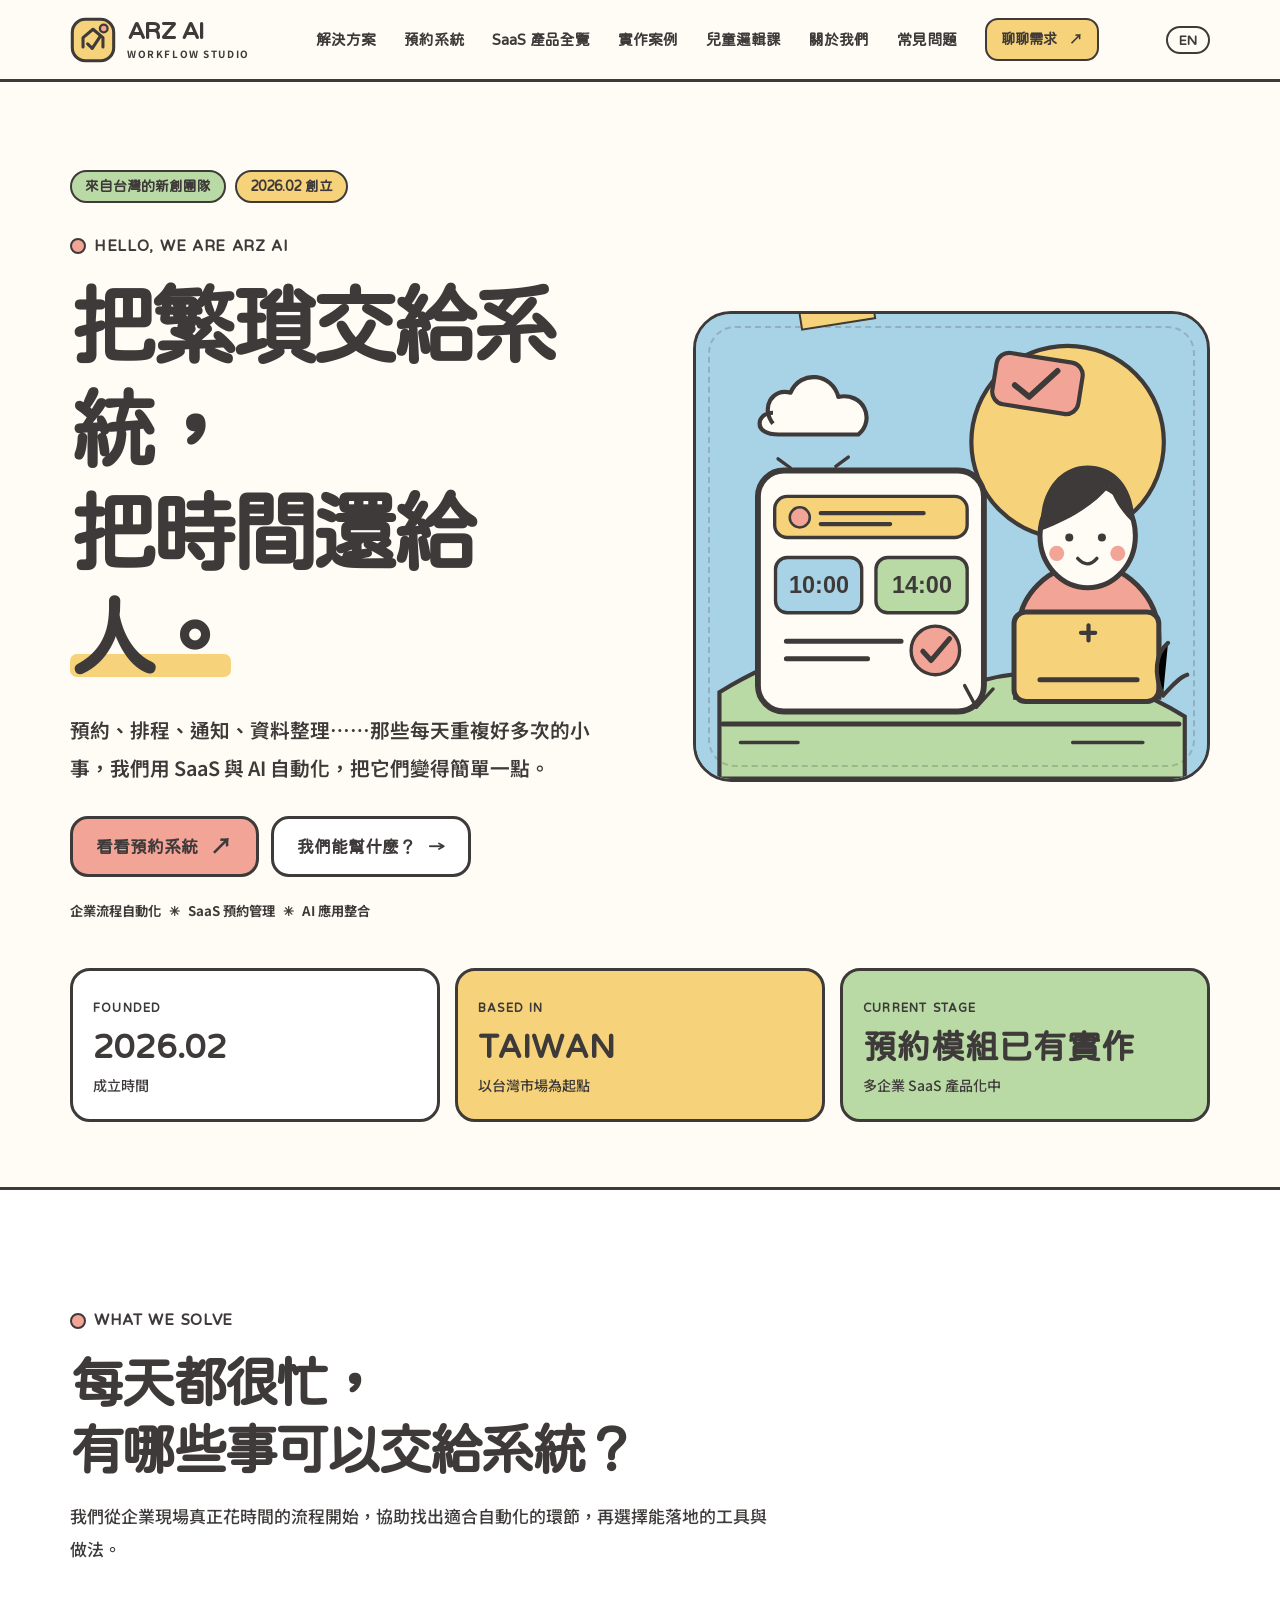
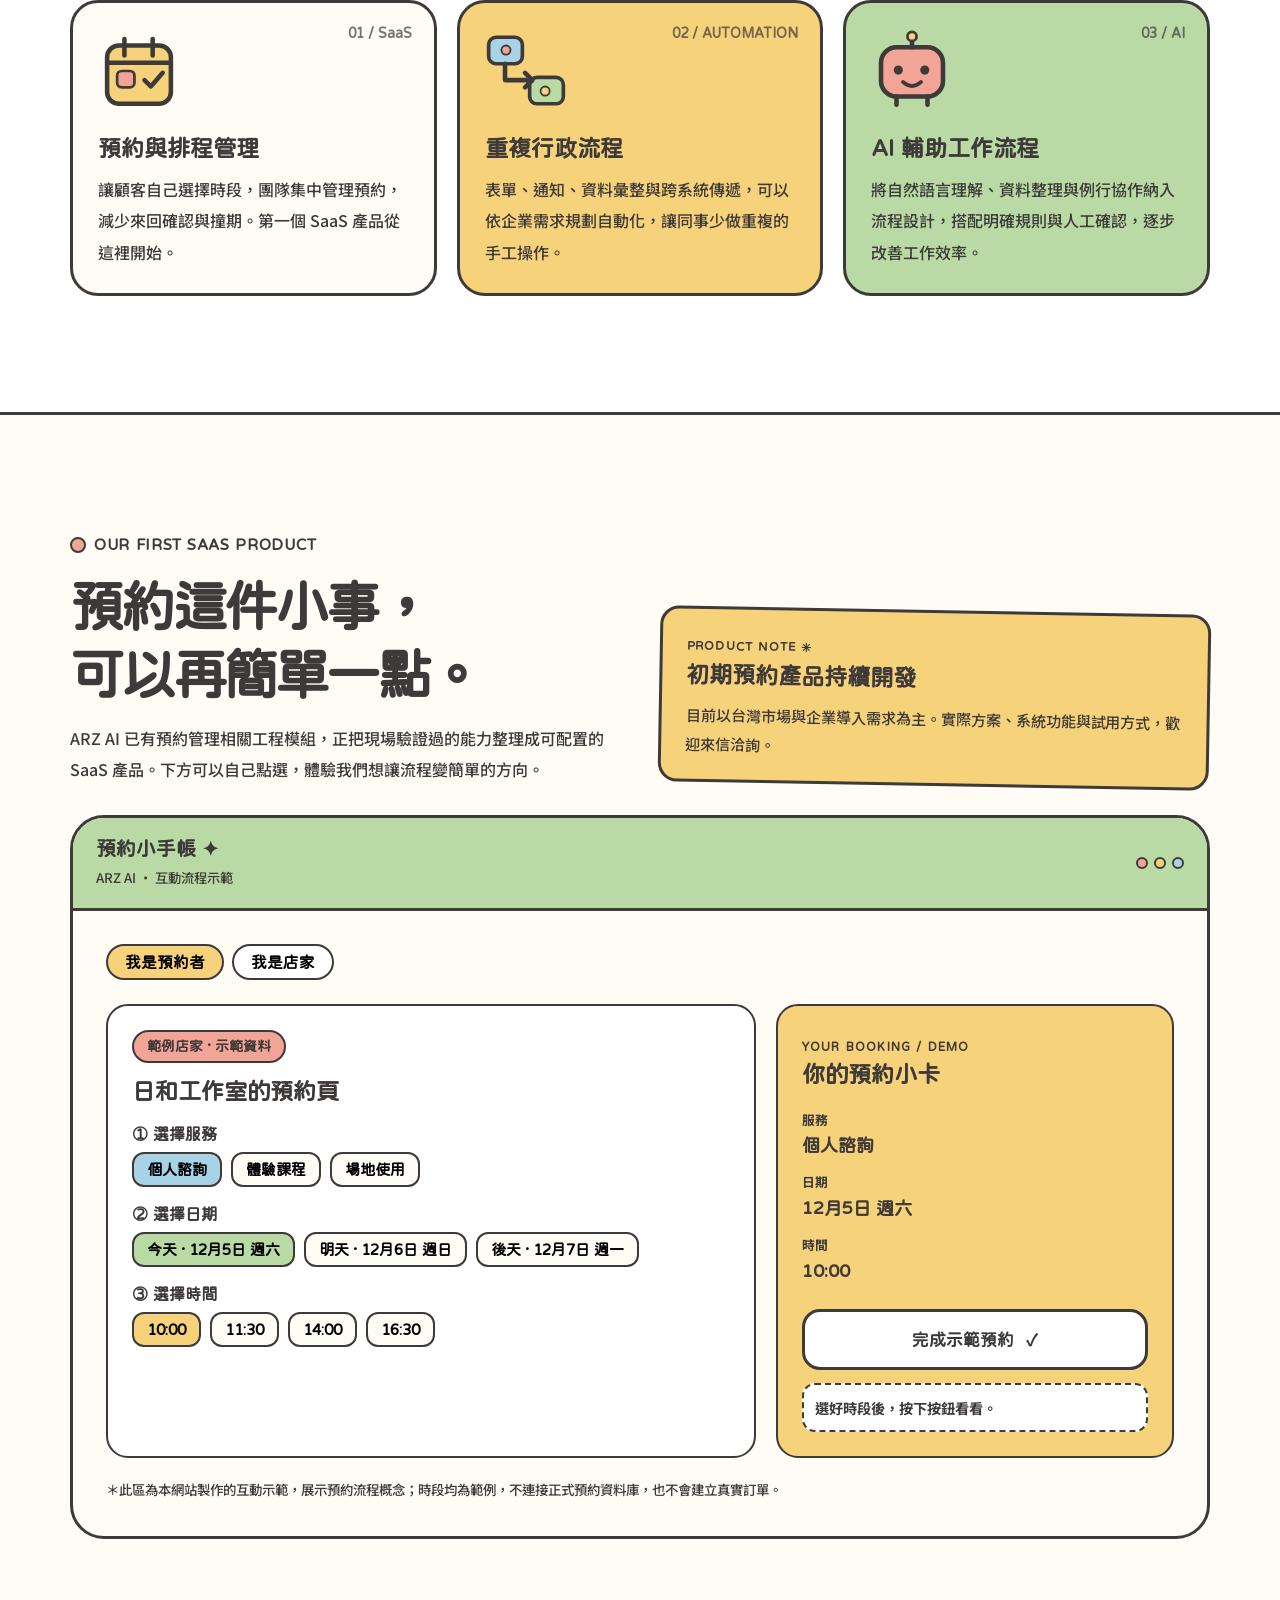
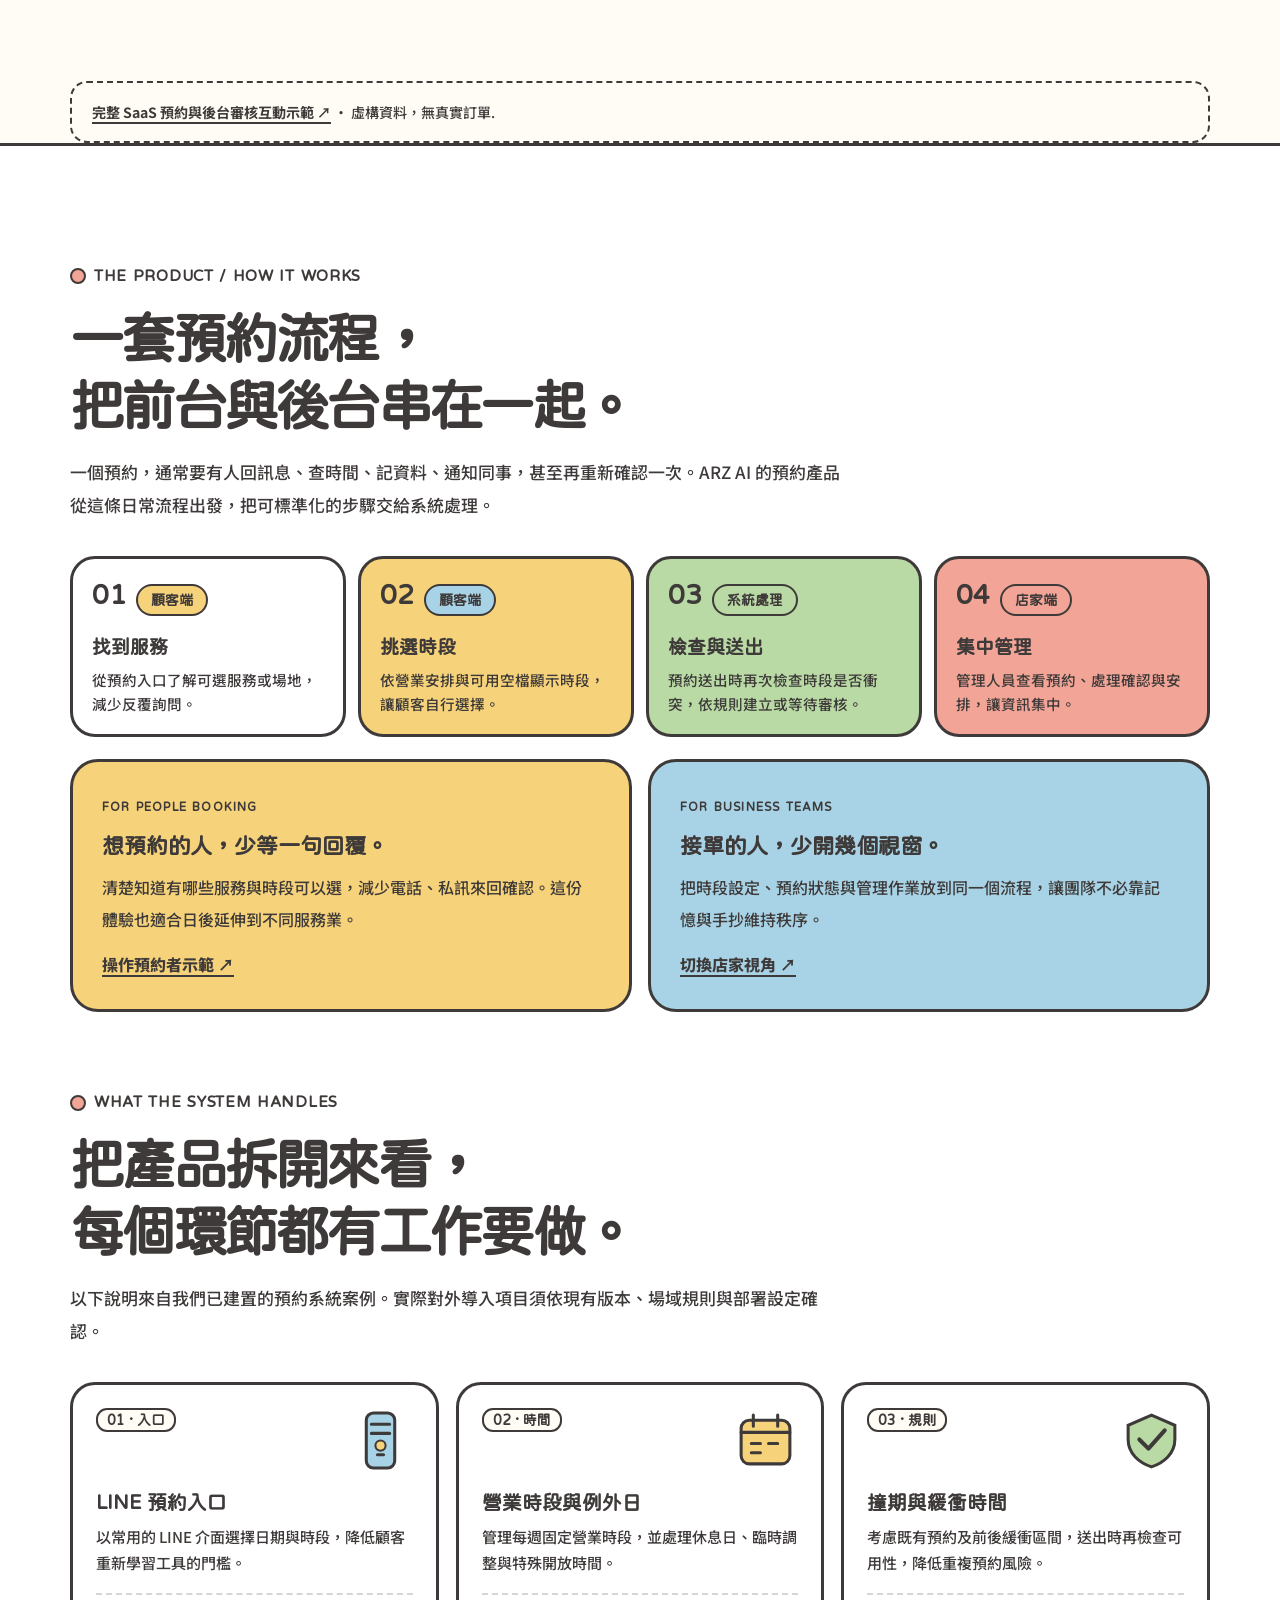
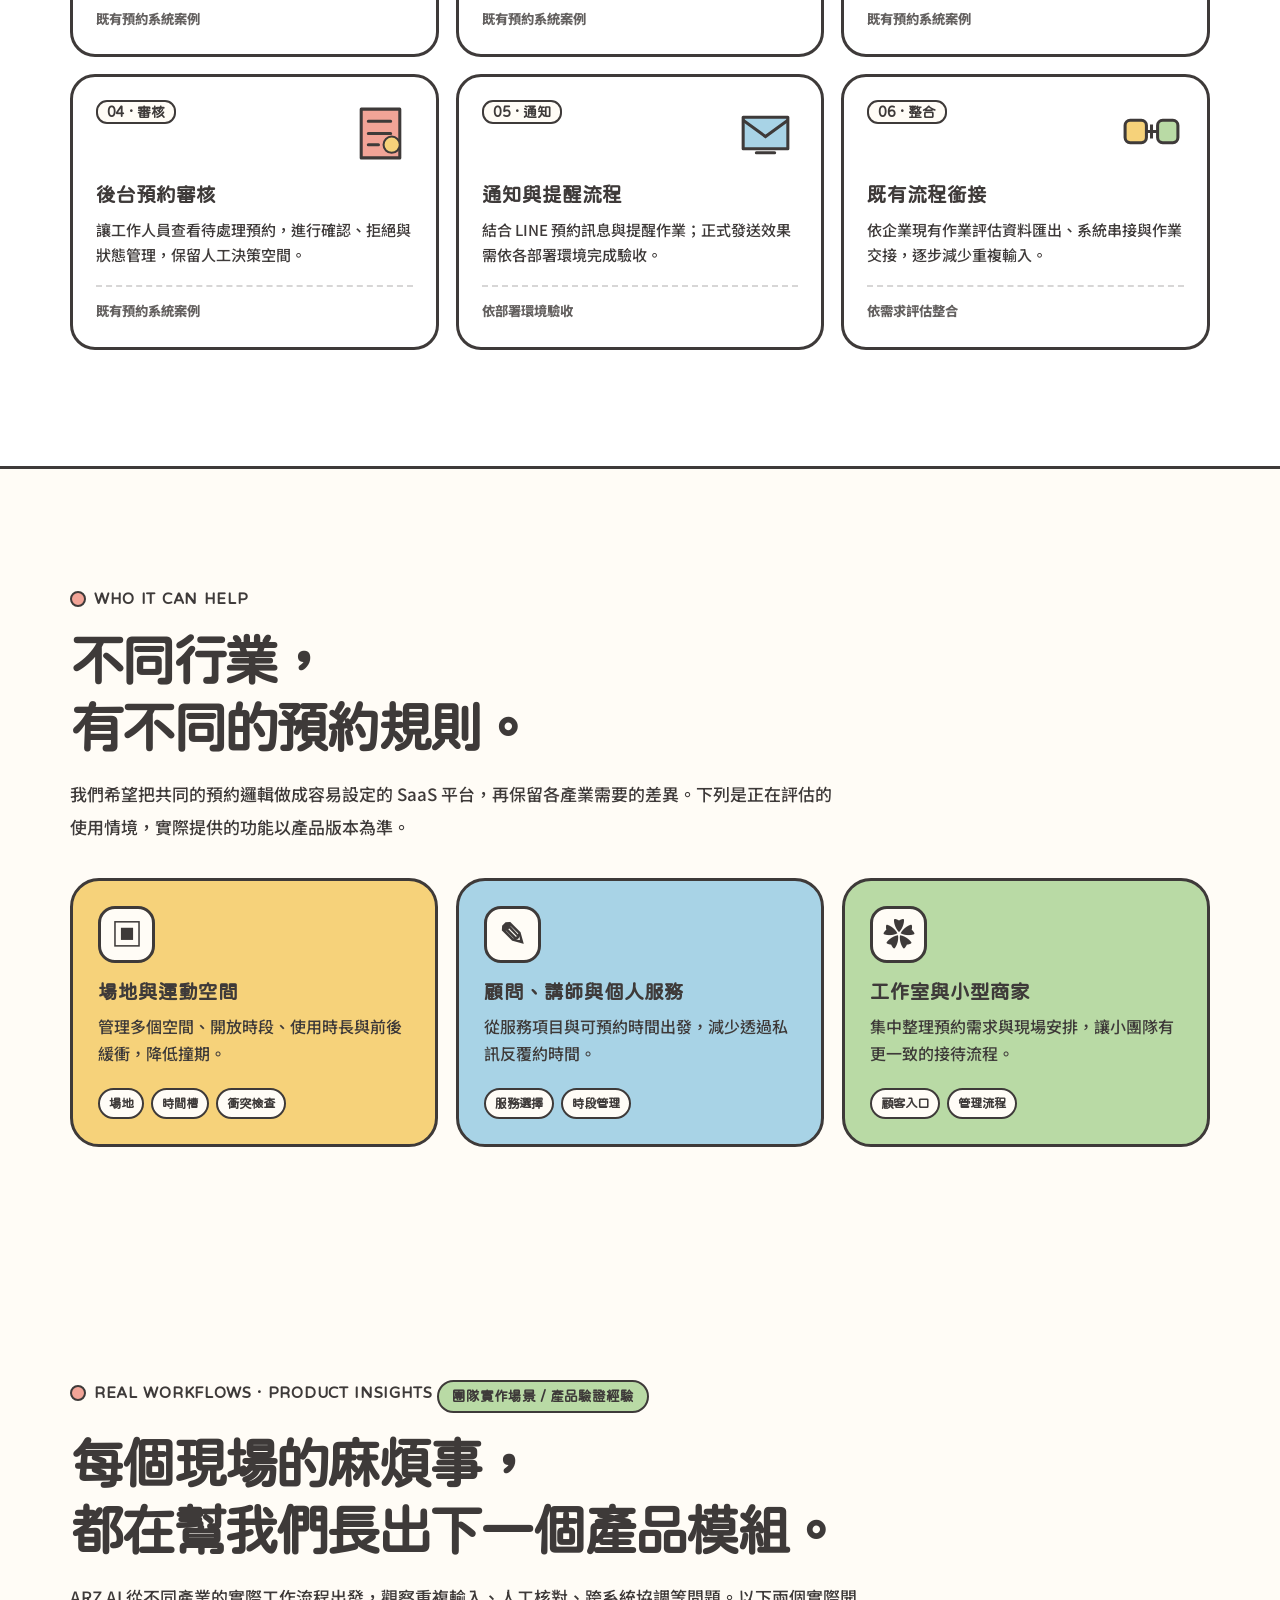
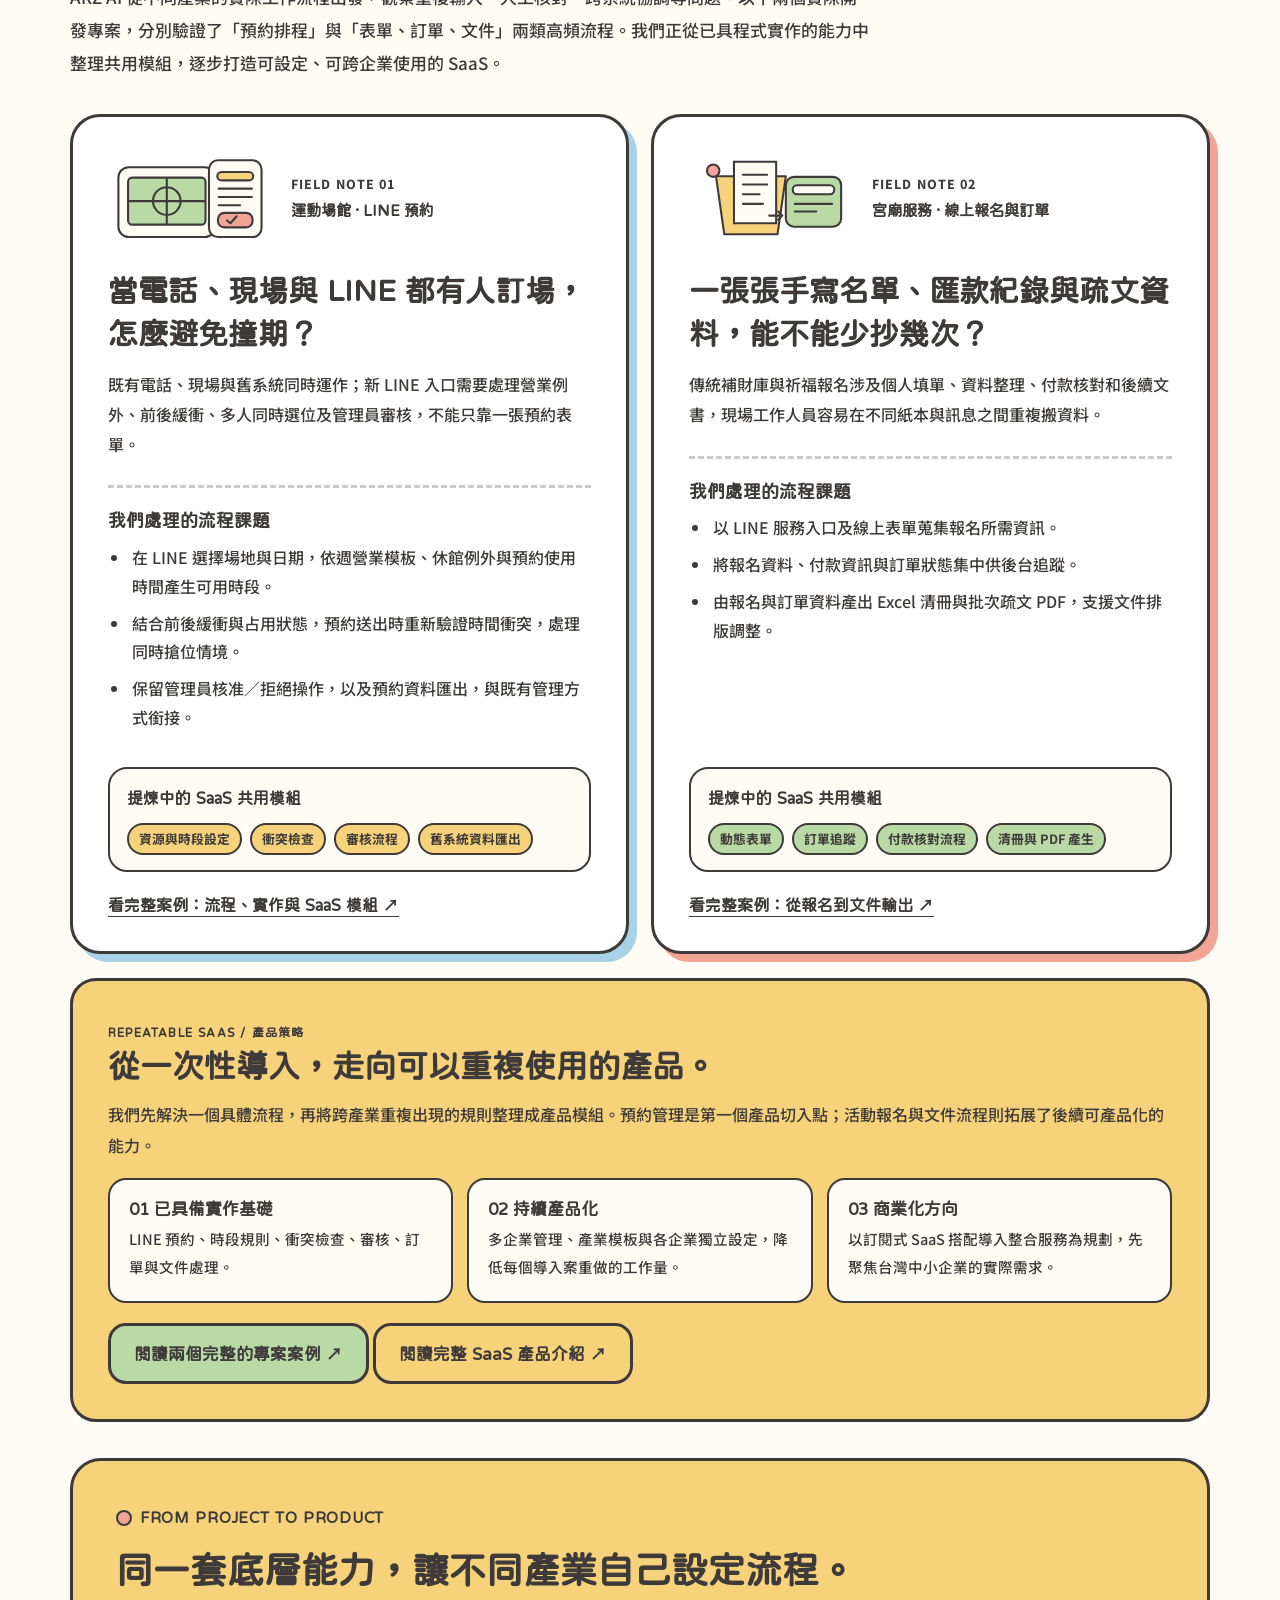
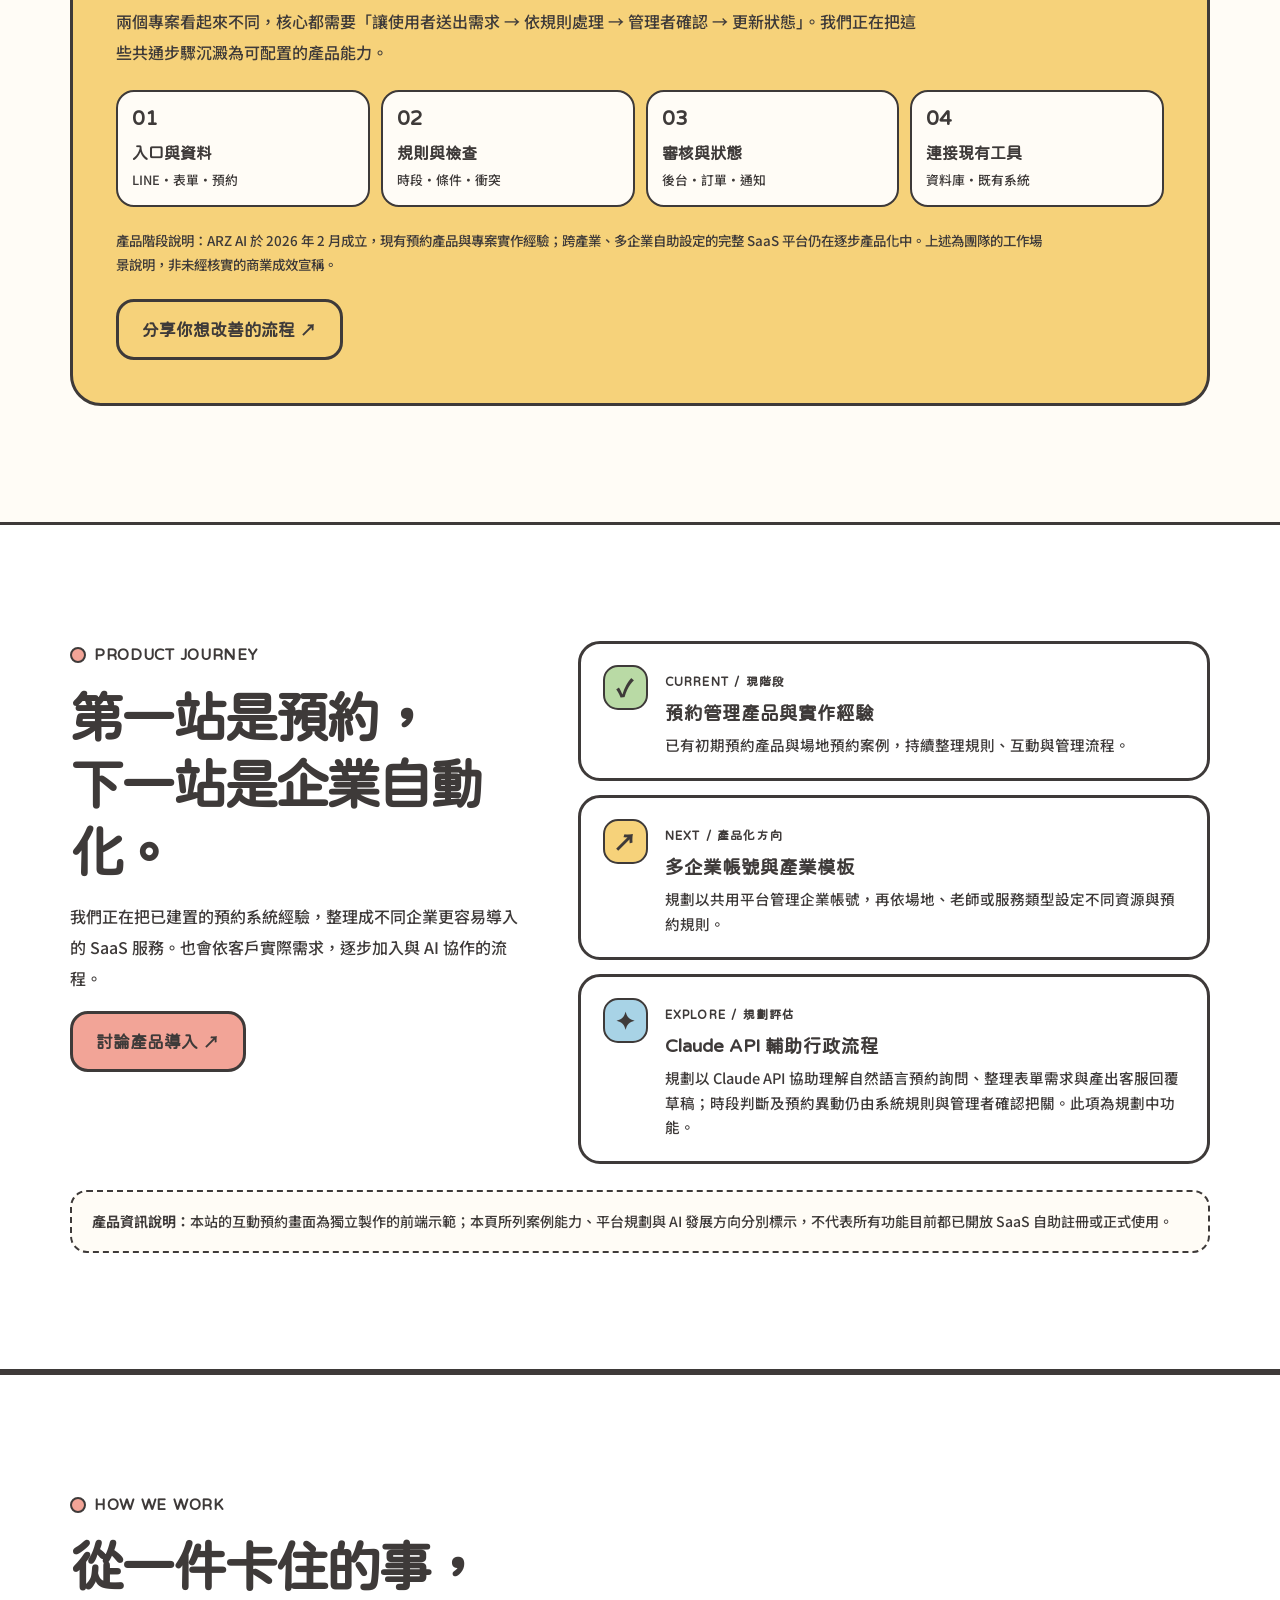
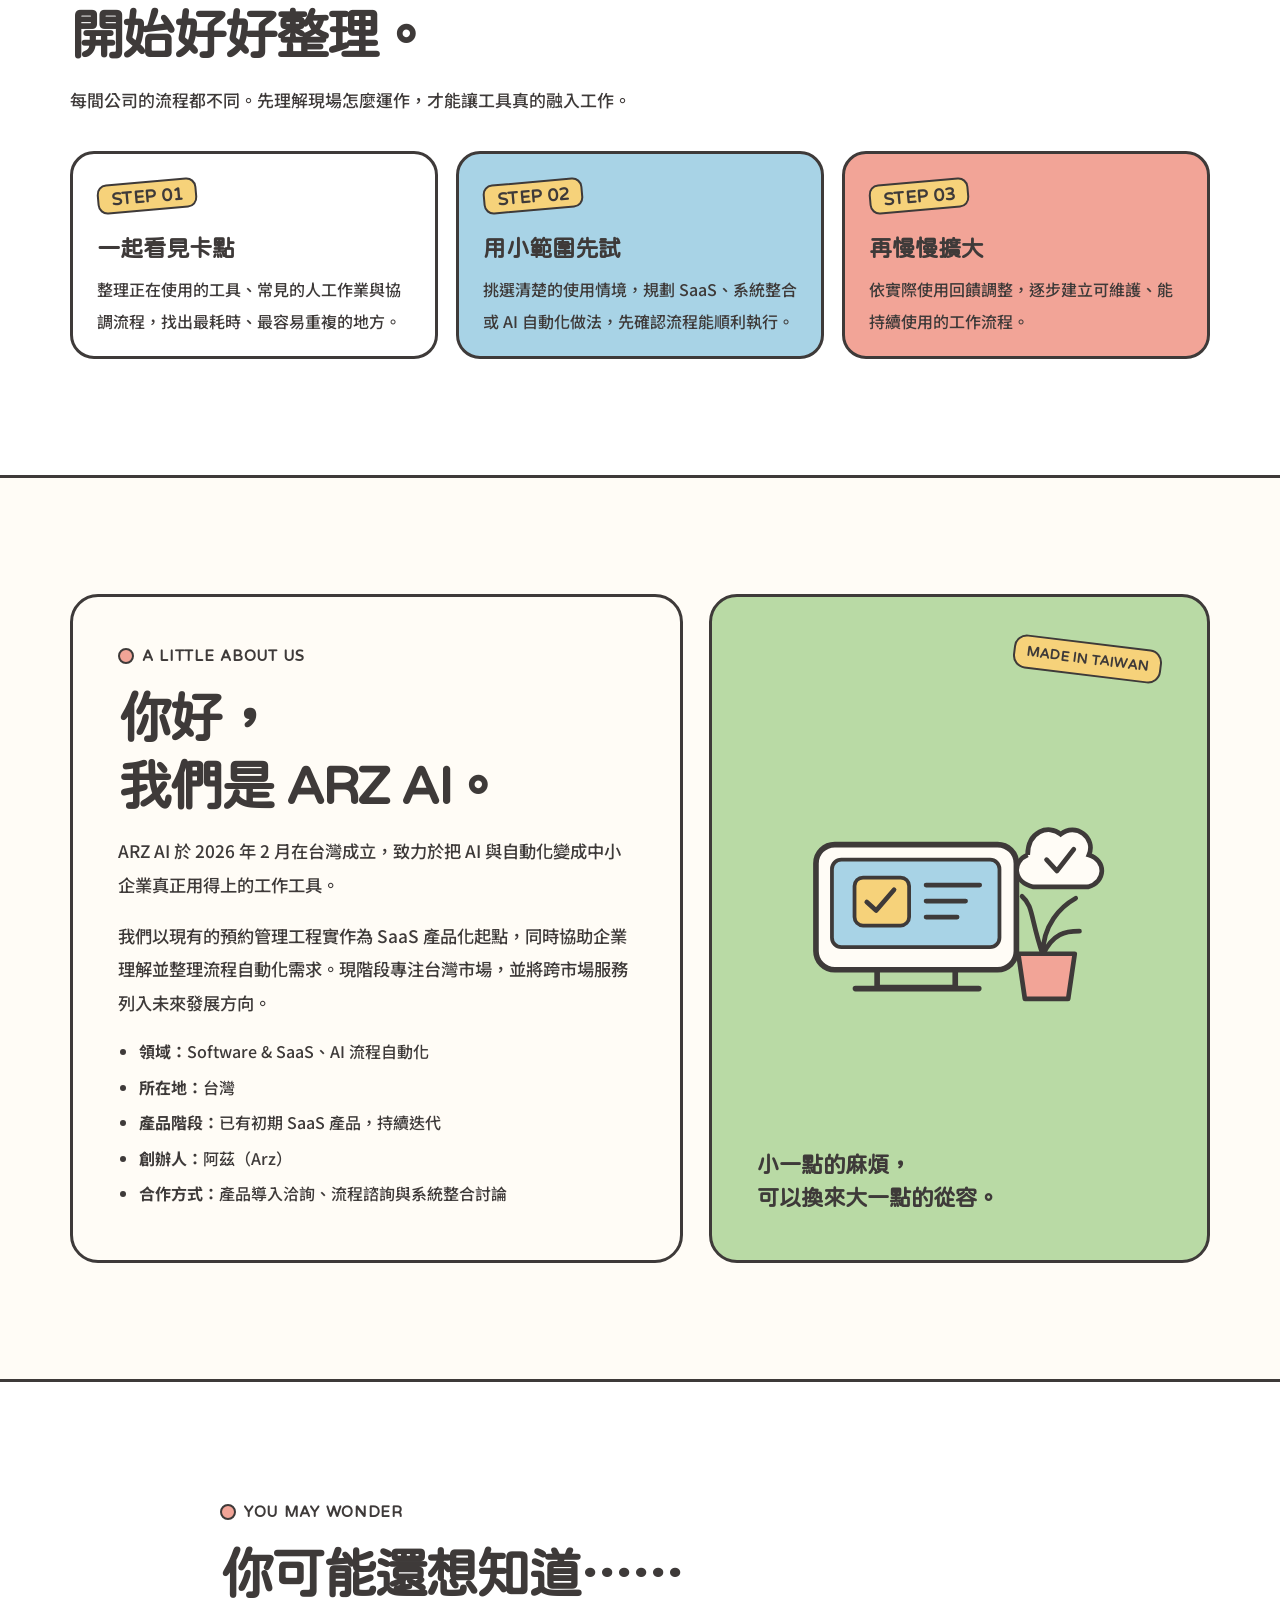
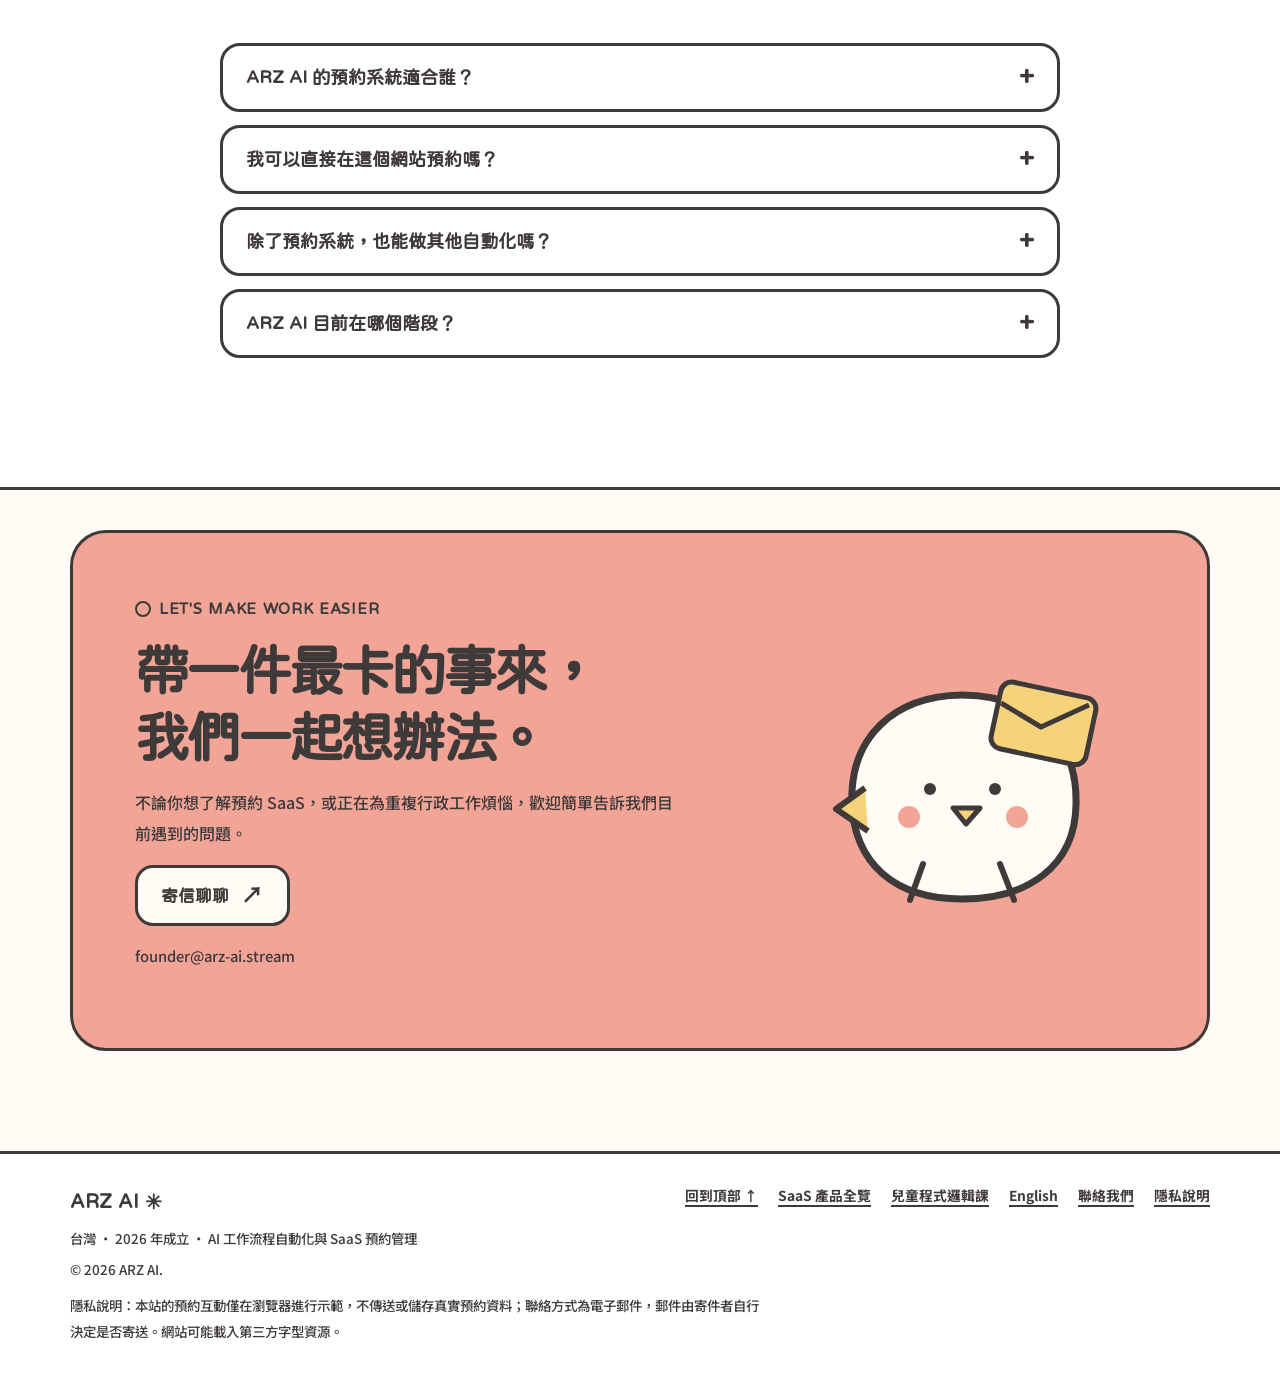
<file: index.html>
<!doctype html>
<html lang="zh-Hant">
<head>
  <meta charset="utf-8">
  <meta name="viewport" content="width=device-width, initial-scale=1">
  <meta name="theme-color" content="#FFFCF6">
  <meta name="description" content="ARZ AI 是 2026 年成立於台灣的新創品牌，提供企業 AI 工作流程自動化與 SaaS 預約管理系統，協助減少人工協調與重複行政工作。">
  <meta property="og:type" content="website">
  <meta property="og:title" content="ARZ AI｜把時間還給人">
  <meta property="og:description" content="讓預約更簡單，讓企業把時間留給真正重要的服務。">
  <meta property="og:url" content="https://arz-ai.stream/">
  <meta property="og:locale" content="zh_TW">
  <link rel="canonical" href="https://arz-ai.stream/">
  <link rel="alternate" hreflang="en" href="https://arz-ai.stream/en.html">
  <link rel="alternate" hreflang="zh-Hant" href="https://arz-ai.stream/">
  <link rel="icon" type="image/svg+xml" href="favicon.svg">
  <link rel="stylesheet" href="styles.css">
  <title>ARZ AI｜把時間還給人・企業 AI 自動化與 SaaS 預約系統</title>
  <script type="application/ld+json">
  {"@context":"https://schema.org","@type":"Organization","name":"ARZ AI","url":"https://arz-ai.stream/","description":"Taiwan-based early-stage startup building AI-assisted business workflow automation and SaaS appointment management.","foundingDate":"2026-02","areaServed":"TW","email":"founder@arz-ai.stream"}
  </script>
</head>
<body data-lang="zh">
  <a class="skip-link" href="#main">跳至主要內容</a>
  <header class="site-header">
    <div class="container header-inner">
      <a class="brand" href="#top" aria-label="ARZ AI 首頁">
        <svg class="brand-mark" viewBox="0 0 60 60" aria-hidden="true">
          <rect x="3" y="3" width="54" height="54" rx="17" fill="#F6D27A" stroke="#3E3A39" stroke-width="4"/>
          <path d="M17 39V27l13-11 13 11v12" fill="none" stroke="#3E3A39" stroke-width="4" stroke-linecap="round" stroke-linejoin="round"/>
          <path d="M23 35l6 6 10-15" fill="none" stroke="#3E3A39" stroke-width="4" stroke-linecap="round" stroke-linejoin="round"/>
          <circle cx="44" cy="15" r="5" fill="#F2A497" stroke="#3E3A39" stroke-width="3"/>
        </svg>
        <span class="brand-text">ARZ AI<small>WORKFLOW STUDIO</small></span>
      </a>
      <nav class="nav-links" id="primary-nav" aria-label="主要選單">
        <a href="#services">解決方案</a>
        <a href="#product">預約系統</a>
          <a href="platform.html">SaaS 產品全覽</a>
          <a href="#cases">實作案例</a>
          <a href="https://kids.arz-ai.stream/">兒童邏輯課</a>
        <a href="#about">關於我們</a>
        <a href="#faq">常見問題</a>
        <a class="btn btn--small btn--yellow" href="#contact">聊聊需求 <span aria-hidden="true">↗</span></a>
      </nav>
      <div class="nav-actions">
        <a class="lang-link" href="en.html" lang="en" aria-label="English version">EN</a>
        <button class="menu-toggle" type="button" aria-controls="primary-nav" aria-expanded="false"><span aria-hidden="true">☰</span> 選單</button>
      </div>
    </div>
  </header>

  <main id="main">
    <section class="hero" id="top" aria-labelledby="hero-title">
      <div class="container hero-grid">
        <div>
          <div class="hero-top">
            <span class="chip chip--green">來自台灣的新創團隊</span>
            <span class="chip chip--yellow">2026.02 創立</span>
          </div>
          <span class="section-kicker">HELLO, WE ARE ARZ AI</span>
          <h1 id="hero-title">把繁瑣交給系統，<br><em>把時間還給人。</em></h1>
          <p class="hero-lead">預約、排程、通知、資料整理……那些每天重複好多次的小事，我們用 SaaS 與 AI 自動化，把它們變得簡單一點。</p>
          <div class="hero-actions">
            <a class="btn btn--coral" href="#product">看看預約系統 <span class="btn-arrow" aria-hidden="true">↗</span></a>
            <a class="btn" href="#services">我們能幫什麼？ <span aria-hidden="true">→</span></a>
          </div>
          <div class="hero-footnote"><span>企業流程自動化</span><span>SaaS 預約管理</span><span>AI 應用整合</span></div>
        </div>
        <div class="illustration-frame">
          <div class="tape" aria-hidden="true"></div>
          <svg class="hero-illustration" viewBox="0 0 610 555" role="img" aria-labelledby="hero-art-title">
            <title id="hero-art-title">繪本風插畫：使用者透過手機預約，旁邊的店家輕鬆管理行程</title>
            <rect x="0" y="0" width="610" height="555" fill="#A8D3E6"/>
            <circle cx="444" cy="153" r="115" fill="#F6D27A" stroke="#3E3A39" stroke-width="5"/>
            <path d="M28 452c111-68 183-67 274 1 84-40 190-30 282 28v74H28z" fill="#B9DAA5" stroke="#3E3A39" stroke-width="5"/>
            <g class="float-a">
              <path d="M92 131c-15-19-1-43 21-37 12-28 50-23 57 5 30-6 45 27 24 45H99c-16 0-23-6-23-13s6-13 16-13" fill="#FFFCF6" stroke="#3E3A39" stroke-width="5" stroke-linejoin="round"/>
              <path d="M98 173l15 11m54-2 15-11" stroke="#3E3A39" stroke-width="4" stroke-linecap="round"/>
            </g>
            <g class="float-b">
              <rect x="356" y="52" width="104" height="62" rx="15" fill="#F2A497" stroke="#3E3A39" stroke-width="5" transform="rotate(9 408 83)"/>
              <path d="M381 85l17 14 34-31" fill="none" stroke="#3E3A39" stroke-width="7" stroke-linecap="round" stroke-linejoin="round"/>
            </g>
            <g>
              <rect x="74" y="187" width="270" height="288" rx="31" fill="#FFFCF6" stroke="#3E3A39" stroke-width="7"/>
              <rect x="94" y="218" width="230" height="49" rx="15" fill="#F6D27A" stroke="#3E3A39" stroke-width="4"/>
              <circle cx="124" cy="243" r="12" fill="#F2A497" stroke="#3E3A39" stroke-width="3"/>
              <path d="M149 238h123m-123 13h83" stroke="#3E3A39" stroke-width="5" stroke-linecap="round"/>
              <rect x="95" y="291" width="103" height="66" rx="14" fill="#A8D3E6" stroke="#3E3A39" stroke-width="4"/>
              <rect x="215" y="291" width="109" height="66" rx="14" fill="#B9DAA5" stroke="#3E3A39" stroke-width="4"/>
              <text x="147" y="333" text-anchor="middle" font-size="28" font-family="sans-serif" font-weight="bold" fill="#3E3A39">10:00</text>
              <text x="270" y="333" text-anchor="middle" font-size="28" font-family="sans-serif" font-weight="bold" fill="#3E3A39">14:00</text>
              <path d="M108 391h137m-137 21h97" stroke="#3E3A39" stroke-width="6" stroke-linecap="round"/>
              <circle cx="286" cy="402" r="29" fill="#F2A497" stroke="#3E3A39" stroke-width="4"/>
              <path d="M271 403l10 11 22-26" fill="none" stroke="#3E3A39" stroke-width="6" stroke-linecap="round" stroke-linejoin="round"/>
            </g>
            <g>
              <path d="M385 384c-2-49 38-85 83-85s85 38 85 87v72H382z" fill="#F2A497" stroke="#3E3A39" stroke-width="6"/>
              <ellipse cx="468" cy="265" rx="57" ry="62" fill="#FFFCF6" stroke="#3E3A39" stroke-width="6"/>
              <path d="M412 259c-3-46 22-78 56-78 32 0 56 25 56 70-19-17-26-34-30-45-20 24-48 40-82 53z" fill="#3E3A39"/>
              <circle cx="446" cy="267" r="4.8" fill="#3E3A39"/><circle cx="485" cy="267" r="4.8" fill="#3E3A39"/>
              <path d="M456 292q12 13 23 0" fill="none" stroke="#3E3A39" stroke-width="4" stroke-linecap="round"/>
              <circle cx="431" cy="286" r="9" fill="#F2A497"/><circle cx="504" cy="286" r="9" fill="#F2A497"/>
              <rect x="380" y="356" width="173" height="107" rx="14" fill="#F6D27A" stroke="#3E3A39" stroke-width="6"/>
              <path d="M411 437h116" stroke="#3E3A39" stroke-width="6" stroke-linecap="round"/>
              <path d="M460 381h17m-8-9v18" stroke="#3E3A39" stroke-width="5" stroke-linecap="round"/>
            </g>
            <g>
              <path d="M32 490h545" stroke="#3E3A39" stroke-width="6" stroke-linecap="round"/>
              <path d="M53 512h69m328 0h84" stroke="#3E3A39" stroke-width="4" stroke-linecap="round"/>
              <path d="M335 470l-14-26m14 26 20-22" stroke="#3E3A39" stroke-width="4" stroke-linecap="round"/>
              <path d="M558 456c-12-27-9-50 6-63m-6 63c15-17 22-23 29-25" stroke="#3E3A39" stroke-width="5" stroke-linecap="round"/>
            </g>
          </svg>
        </div>
      </div>
      <div class="container" style="margin-top:45px">
        <div class="fact-strip" aria-label="ARZ AI 公司基本資訊">
          <div class="fact"><span class="tiny-label">FOUNDED</span><strong>2026.02</strong><span>成立時間</span></div>
          <div class="fact"><span class="tiny-label">BASED IN</span><strong>TAIWAN</strong><span>以台灣市場為起點</span></div>
          <div class="fact"><span class="tiny-label">CURRENT STAGE</span><strong>預約模組已有實作</strong><span>多企業 SaaS 產品化中</span></div>
        </div>
      </div>
    </section>

    <section class="section paper-area" id="services" aria-labelledby="services-title">
      <div class="container">
        <div class="section-heading">
          <span class="section-kicker">WHAT WE SOLVE</span>
          <h2 id="services-title">每天都很忙，<br>有哪些事可以交給系統？</h2>
          <p>我們從企業現場真正花時間的流程開始，協助找出適合自動化的環節，再選擇能落地的工具與做法。</p>
        </div>
        <div class="what-grid">
          <article class="what-card">
            <span class="card-index">01 / SaaS</span>
            <svg class="icon-box" viewBox="0 0 90 90" role="img" aria-label="預約行事曆插畫">
              <rect x="10" y="17" width="70" height="64" rx="13" fill="#F6D27A" stroke="#3E3A39" stroke-width="5"/>
              <path d="M10 36h70M29 10v18m31-18v18" stroke="#3E3A39" stroke-width="5" stroke-linecap="round"/>
              <rect x="21" y="45" width="19" height="18" rx="5" fill="#F2A497" stroke="#3E3A39" stroke-width="3"/>
              <path d="M51 55l7 7 13-15" fill="none" stroke="#3E3A39" stroke-width="5" stroke-linecap="round" stroke-linejoin="round"/>
            </svg>
            <h3>預約與排程管理</h3>
            <p>讓顧客自己選擇時段，團隊集中管理預約，減少來回確認與撞期。第一個 SaaS 產品從這裡開始。</p>
          </article>
          <article class="what-card">
            <span class="card-index">02 / AUTOMATION</span>
            <svg class="icon-box" viewBox="0 0 90 90" role="img" aria-label="串接工作流程插畫">
              <rect x="4" y="8" width="37" height="29" rx="8" fill="#A8D3E6" stroke="#3E3A39" stroke-width="4"/>
              <rect x="49" y="52" width="37" height="29" rx="8" fill="#B9DAA5" stroke="#3E3A39" stroke-width="4"/>
              <path d="M22 37v18h30m0 0-8-8m8 8-8 8" stroke="#3E3A39" stroke-width="5" fill="none" stroke-linecap="round" stroke-linejoin="round"/>
              <circle cx="23" cy="22" r="5" fill="#F2A497" stroke="#3E3A39" stroke-width="2"/>
              <circle cx="66" cy="67" r="5" fill="#F6D27A" stroke="#3E3A39" stroke-width="2"/>
            </svg>
            <h3>重複行政流程</h3>
            <p>表單、通知、資料彙整與跨系統傳遞，可以依企業需求規劃自動化，讓同事少做重複的手工操作。</p>
          </article>
          <article class="what-card">
            <span class="card-index">03 / AI</span>
            <svg class="icon-box" viewBox="0 0 90 90" role="img" aria-label="AI 協作小助手插畫">
              <rect x="11" y="19" width="68" height="54" rx="17" fill="#F2A497" stroke="#3E3A39" stroke-width="5"/>
              <path d="M45 7v12M28 73v9m34-9v9" stroke="#3E3A39" stroke-width="5" stroke-linecap="round"/>
              <circle cx="30" cy="44" r="5" fill="#3E3A39"/><circle cx="59" cy="44" r="5" fill="#3E3A39"/>
              <path d="M35 57q10 9 20 0" fill="none" stroke="#3E3A39" stroke-width="4" stroke-linecap="round"/>
              <circle cx="45" cy="7" r="5" fill="#F6D27A" stroke="#3E3A39" stroke-width="3"/>
            </svg>
            <h3>AI 輔助工作流程</h3>
            <p>將自然語言理解、資料整理與例行協作納入流程設計，搭配明確規則與人工確認，逐步改善工作效率。</p>
          </article>
        </div>
      </div>
    </section>

    <section class="section" id="product" aria-labelledby="product-title">
      <div class="container">
        <div class="product-top">
          <div>
            <span class="section-kicker">OUR FIRST SAAS PRODUCT</span>
            <h2 id="product-title">預約這件小事，<br>可以再簡單一點。</h2>
            <p>ARZ AI 已有預約管理相關工程模組，正把現場驗證過的能力整理成可配置的 SaaS 產品。下方可以自己點選，體驗我們想讓流程變簡單的方向。</p>
          </div>
          <aside class="note-paper" aria-label="產品目前階段">
            <span class="tiny-label">PRODUCT NOTE ✳</span>
            <h3>初期預約產品持續開發</h3>
            <p>目前以台灣市場與企業導入需求為主。實際方案、系統功能與試用方式，歡迎來信洽詢。</p>
          </aside>
        </div>

        <div class="demo-shell">
          <div class="demo-topbar">
            <div>
              <strong>預約小手帳 <span aria-hidden="true">✦</span></strong>
              <p>ARZ AI · 互動流程示範</p>
            </div>
            <div class="demo-dots" aria-hidden="true"><i></i><i></i><i></i></div>
          </div>
          <div class="demo-wrap">
            <div class="demo-tabs" role="tablist" aria-label="體驗不同角色的操作畫面">
              <button class="demo-tab" id="tab-guest" type="button" role="tab" aria-controls="panel-guest" aria-selected="true">我是預約者</button>
              <button class="demo-tab" id="tab-manager" type="button" role="tab" aria-controls="panel-manager" aria-selected="false">我是店家</button>
            </div>
            <div class="demo-content">
              <div class="demo-guest demo-card" id="panel-guest" role="tabpanel" aria-labelledby="tab-guest">
                <span class="chip chip--coral">範例店家 · 示範資料</span>
                <h3 style="margin-top:13px">日和工作室的預約頁</h3>
                <h4>① 選擇服務</h4>
                <div class="field-options" role="group" aria-label="服務選項">
                  <button class="pick service-option" type="button" aria-pressed="true">個人諮詢</button>
                  <button class="pick service-option" type="button" aria-pressed="false">體驗課程</button>
                  <button class="pick service-option" type="button" aria-pressed="false">場地使用</button>
                </div>
                <h4>② 選擇日期</h4>
                <div class="field-options" id="dates" role="group" aria-label="日期選項">
                  <button class="pick pick--date date-option" type="button" aria-pressed="true" data-offset="0">今天</button>
                  <button class="pick pick--date date-option" type="button" aria-pressed="false" data-offset="1">明天</button>
                  <button class="pick pick--date date-option" type="button" aria-pressed="false" data-offset="2">後天</button>
                </div>
                <h4>③ 選擇時間</h4>
                <div class="field-options" role="group" aria-label="時間選項">
                  <button class="pick pick--time time-option" type="button" aria-pressed="true">10:00</button>
                  <button class="pick pick--time time-option" type="button" aria-pressed="false">11:30</button>
                  <button class="pick pick--time time-option" type="button" aria-pressed="false">14:00</button>
                  <button class="pick pick--time time-option" type="button" aria-pressed="false">16:30</button>
                </div>
              </div>
              <aside class="demo-guest demo-card summary-card" aria-labelledby="summary-title">
                <span class="tiny-label">YOUR BOOKING / DEMO</span>
                <h3 id="summary-title">你的預約小卡</h3>
                <dl class="summary-list">
                  <dt>服務</dt><dd id="summary-service">個人諮詢</dd>
                  <dt>日期</dt><dd id="summary-date">—</dd>
                  <dt>時間</dt><dd id="summary-time">10:00</dd>
                </dl>
                <button class="btn" id="book-action" type="button">完成示範預約 <span aria-hidden="true">✓</span></button>
                <p class="demo-status" id="guest-status" role="status" aria-live="polite">選好時段後，按下按鈕看看。</p>
              </aside>

              <div class="demo-manager demo-card" id="panel-manager" role="tabpanel" aria-labelledby="tab-manager" hidden>
                <div>
                  <span class="chip chip--blue">管理者視角 · 示範畫面</span>
                  <h3 style="margin-top:14px">一眼掌握預約安排</h3>
                  <p>顧客選好時間，店家就能在同一處管理時段。這裡示範管理畫面的操作概念，資料皆為虛構範例。</p>
                  <button class="btn btn--yellow admin-toggle" id="availability-toggle" type="button" aria-pressed="true">示範狀態：開放預約</button>
                  <p class="demo-status" id="manager-status" role="status" aria-live="polite">按下按鈕，試試變更示範狀態。</p>
                </div>
                <div class="sample-board" aria-label="示範行程安排">
                  <span class="tiny-label">SAMPLE SCHEDULE</span>
                  <strong>範例行程卡</strong>
                  <div class="sample-row"><span>10:00</span><span>個人諮詢</span><span class="chip chip--yellow">已安排</span></div>
                  <div class="sample-row"><span>11:30</span><span>保留時段</span><span class="chip chip--coral">休息</span></div>
                  <div class="sample-row"><span>14:00</span><span>體驗課程</span><span class="chip chip--green">已安排</span></div>
                  <p style="font-size:.78rem; margin:13px 0 0">所有項目皆為示範資料。</p>
                </div>
              </div>
            </div>
            <p class="demo-caption">＊此區為本網站製作的互動示範，展示預約流程概念；時段均為範例，不連接正式預約資料庫，也不會建立真實訂單。</p>
          </div>
        </div>
      </div>
    </section>


    <!-- SaaS capabilities: distinguish current implementation patterns from platform roadmap. -->
    <div class="container"><p class="saas-trust-note"><a href="demo.html"><strong>完整 SaaS 預約與後台審核互動示範 ↗</strong></a> · 虛構資料，無真實訂單.</p></div>
    <section class="section saas-depth paper-area" id="saas-details" aria-labelledby="saas-depth-title">
      <div class="container">
        <div class="section-heading">
          <span class="section-kicker">THE PRODUCT / HOW IT WORKS</span>
          <h2 id="saas-depth-title">一套預約流程，<br>把前台與後台串在一起。</h2>
          <p>一個預約，通常要有人回訊息、查時間、記資料、通知同事，甚至再重新確認一次。ARZ AI 的預約產品從這條日常流程出發，把可標準化的步驟交給系統處理。</p>
        </div>
        <div class="saas-story" aria-label="預約流程四個步驟">
          <div class="story-step"><span class="story-number">01</span><span class="chip chip--yellow">顧客端</span><h3>找到服務</h3><p>從預約入口了解可選服務或場地，減少反覆詢問。</p></div>
          <div class="story-step"><span class="story-number">02</span><span class="chip chip--blue">顧客端</span><h3>挑選時段</h3><p>依營業安排與可用空檔顯示時段，讓顧客自行選擇。</p></div>
          <div class="story-step"><span class="story-number">03</span><span class="chip chip--green">系統處理</span><h3>檢查與送出</h3><p>預約送出時再次檢查時段是否衝突，依規則建立或等待審核。</p></div>
          <div class="story-step"><span class="story-number">04</span><span class="chip chip--coral">店家端</span><h3>集中管理</h3><p>管理人員查看預約、處理確認與安排，讓資訊集中。</p></div>
        </div>
        <div class="saas-dual">
          <article class="saas-role saas-role--customer">
            <span class="tiny-label">FOR PEOPLE BOOKING</span>
            <h3>想預約的人，少等一句回覆。</h3>
            <p>清楚知道有哪些服務與時段可以選，減少電話、私訊來回確認。這份體驗也適合日後延伸到不同服務業。</p>
            <a class="text-cta" href="#product">操作預約者示範 ↗</a>
          </article>
          <article class="saas-role saas-role--operator">
            <span class="tiny-label">FOR BUSINESS TEAMS</span>
            <h3>接單的人，少開幾個視窗。</h3>
            <p>把時段設定、預約狀態與管理作業放到同一個流程，讓團隊不必靠記憶與手抄維持秩序。</p>
            <a class="text-cta" href="#product">切換店家視角 ↗</a>
          </article>
        </div>
        <div class="section-heading saas-heading-space">
          <span class="section-kicker">WHAT THE SYSTEM HANDLES</span>
          <h2>把產品拆開來看，<br>每個環節都有工作要做。</h2>
          <p>以下說明來自我們已建置的預約系統案例。實際對外導入項目須依現有版本、場域規則與部署設定確認。</p>
        </div>
        <div class="saas-feature-grid">
          <article class="saas-feature"><div class="feature-top"><span class="feature-sticker">01 · 入口</span><svg viewBox="0 0 64 64" aria-hidden="true"><rect x="18" y="5" width="28" height="54" rx="7" fill="#A8D3E6" stroke="#3E3A39" stroke-width="3"/><path d="M23 16h18m-18 9h18m-12 21h6" stroke="#3E3A39" stroke-width="3" stroke-linecap="round"/><circle cx="32" cy="37" r="5" fill="#F6D27A" stroke="#3E3A39" stroke-width="2"/></svg></div><h3>LINE 預約入口</h3><p>以常用的 LINE 介面選擇日期與時段，降低顧客重新學習工具的門檻。</p><small>既有預約系統案例</small></article>
          <article class="saas-feature"><div class="feature-top"><span class="feature-sticker">02 · 時間</span><svg viewBox="0 0 64 64" aria-hidden="true"><rect x="8" y="12" width="48" height="43" rx="8" fill="#F6D27A" stroke="#3E3A39" stroke-width="3"/><path d="M8 24h48M20 7v11m24-11v11M18 35h9m8 0h9M18 44h9" stroke="#3E3A39" stroke-width="3" stroke-linecap="round"/></svg></div><h3>營業時段與例外日</h3><p>管理每週固定營業時段，並處理休息日、臨時調整與特殊開放時間。</p><small>既有預約系統案例</small></article>
          <article class="saas-feature"><div class="feature-top"><span class="feature-sticker">03 · 規則</span><svg viewBox="0 0 64 64" aria-hidden="true"><path d="M32 7l23 10v14c0 14-11 23-23 27C20 54 9 45 9 31V17z" fill="#B9DAA5" stroke="#3E3A39" stroke-width="3"/><path d="M20 31l9 9 16-18" stroke="#3E3A39" stroke-width="4" fill="none" stroke-linecap="round" stroke-linejoin="round"/></svg></div><h3>撞期與緩衝時間</h3><p>考慮既有預約及前後緩衝區間，送出時再檢查可用性，降低重複預約風險。</p><small>既有預約系統案例</small></article>
          <article class="saas-feature"><div class="feature-top"><span class="feature-sticker">04 · 審核</span><svg viewBox="0 0 64 64" aria-hidden="true"><path d="M13 9h38v48H13z" fill="#F2A497" stroke="#3E3A39" stroke-width="3" stroke-linejoin="round"/><path d="M20 21h22m-22 12h22m-22 11h10" stroke="#3E3A39" stroke-width="3" stroke-linecap="round"/><circle cx="43" cy="44" r="8" fill="#F6D27A" stroke="#3E3A39" stroke-width="2"/></svg></div><h3>後台預約審核</h3><p>讓工作人員查看待處理預約，進行確認、拒絕與狀態管理，保留人工決策空間。</p><small>既有預約系統案例</small></article>
          <article class="saas-feature"><div class="feature-top"><span class="feature-sticker">05 · 通知</span><svg viewBox="0 0 64 64" aria-hidden="true"><path d="M10 17h44v31H10z" fill="#A8D3E6" stroke="#3E3A39" stroke-width="3" stroke-linejoin="round"/><path d="M10 20l22 16 22-16" fill="none" stroke="#3E3A39" stroke-width="3"/><path d="M23 52h18" stroke="#3E3A39" stroke-width="3" stroke-linecap="round"/></svg></div><h3>通知與提醒流程</h3><p>結合 LINE 預約訊息與提醒作業；正式發送效果需依各部署環境完成驗收。</p><small>依部署環境驗收</small></article>
          <article class="saas-feature"><div class="feature-top"><span class="feature-sticker">06 · 整合</span><svg viewBox="0 0 64 64" aria-hidden="true"><rect x="6" y="20" width="21" height="22" rx="5" fill="#F6D27A" stroke="#3E3A39" stroke-width="3"/><rect x="38" y="20" width="20" height="22" rx="5" fill="#B9DAA5" stroke="#3E3A39" stroke-width="3"/><path d="M27 31h11M32 24v14" stroke="#3E3A39" stroke-width="3"/></svg></div><h3>既有流程銜接</h3><p>依企業現有作業評估資料匯出、系統串接與作業交接，逐步減少重複輸入。</p><small>依需求評估整合</small></article>
        </div>
      </div>
    </section>

    <section class="section saas-industries" id="industries" aria-labelledby="industries-title">
      <div class="container">
        <div class="section-heading">
          <span class="section-kicker">WHO IT CAN HELP</span>
          <h2 id="industries-title">不同行業，<br>有不同的預約規則。</h2>
          <p>我們希望把共同的預約邏輯做成容易設定的 SaaS 平台，再保留各產業需要的差異。下列是正在評估的使用情境，實際提供的功能以產品版本為準。</p>
        </div>
        <div class="industry-grid">
          <article class="industry-card industry-card--yellow"><span class="industry-doodle" aria-hidden="true">▣</span><h3>場地與運動空間</h3><p>管理多個空間、開放時段、使用時長與前後緩衝，降低撞期。</p><div class="industry-tags"><span>場地</span><span>時間槽</span><span>衝突檢查</span></div></article>
          <article class="industry-card industry-card--blue"><span class="industry-doodle" aria-hidden="true">✎</span><h3>顧問、講師與個人服務</h3><p>從服務項目與可預約時間出發，減少透過私訊反覆約時間。</p><div class="industry-tags"><span>服務選擇</span><span>時段管理</span></div></article>
          <article class="industry-card industry-card--green"><span class="industry-doodle" aria-hidden="true">✿</span><h3>工作室與小型商家</h3><p>集中整理預約需求與現場安排，讓小團隊有更一致的接待流程。</p><div class="industry-tags"><span>顧客入口</span><span>管理流程</span></div></article>
        </div>
      </div>
    </section>

    
    <section class="section case-studies" id="cases" aria-labelledby="cases-title">
      <div class="container">
        <div class="section-heading case-intro">
          <span class="section-kicker">REAL WORKFLOWS · PRODUCT INSIGHTS</span>
          <span class="chip chip--green">團隊實作場景 / 產品驗證經驗</span>
          <h2 id="cases-title">每個現場的麻煩事，<br>都在幫我們長出下一個產品模組。</h2>
          <p>ARZ AI 從不同產業的實際工作流程出發，觀察重複輸入、人工核對、跨系統協調等問題。以下兩個實際開發專案，分別驗證了「預約排程」與「表單、訂單、文件」兩類高頻流程。我們正從已具程式實作的能力中整理共用模組，逐步打造可設定、可跨企業使用的 SaaS。</p>
        </div>
        <div class="case-grid">
          <article class="case-card case-card--blue">
            <div class="case-top">
              <div class="case-illustration" aria-hidden="true">
                <svg viewBox="0 0 240 138" fill="none" xmlns="http://www.w3.org/2000/svg">
                  <rect x="15" y="22" width="140" height="101" rx="15" fill="#FFFCF6" stroke="#3E3A39" stroke-width="3"/>
                  <rect x="29" y="37" width="112" height="68" rx="6" fill="#B9DAA5" stroke="#3E3A39" stroke-width="3"/>
                  <path d="M85 37v68M29 71h112M65 71a20 20 0 0 1 40 0M65 71a20 20 0 0 0 40 0" stroke="#3E3A39" stroke-width="3"/>
                  <rect x="146" y="12" width="76" height="111" rx="13" fill="#FFFCF6" stroke="#3E3A39" stroke-width="3"/>
                  <rect x="158" y="29" width="52" height="12" rx="6" fill="#F6D27A" stroke="#3E3A39" stroke-width="3"/>
                  <path d="M160 53h48M160 65h48M160 77h31" stroke="#3E3A39" stroke-width="3" stroke-linecap="round"/>
                  <rect x="159" y="88" width="50" height="21" rx="9" fill="#F2A497" stroke="#3E3A39" stroke-width="3"/>
                  <path d="m172 99 5 4 9-10" stroke="#3E3A39" stroke-width="3" stroke-linecap="round" stroke-linejoin="round"/>
                </svg>
              </div>
              <div><span class="case-number">FIELD NOTE 01</span><span class="case-category">運動場館 · LINE 預約</span></div>
            </div>
            <h3>當電話、現場與 LINE 都有人訂場，怎麼避免撞期？</h3>
            <p class="case-lead">既有電話、現場與舊系統同時運作；新 LINE 入口需要處理營業例外、前後緩衝、多人同時選位及管理員審核，不能只靠一張預約表單。</p>
            <div class="case-divider"></div>
            <h4>我們處理的流程課題</h4>
            <ul class="case-points">
              <li>在 LINE 選擇場地與日期，依週營業模板、休館例外與預約使用時間產生可用時段。</li>
              <li>結合前後緩衝與占用狀態，預約送出時重新驗證時間衝突，處理同時搶位情境。</li>
              <li>保留管理員核准／拒絕操作，以及預約資料匯出，與既有管理方式銜接。</li>
            </ul>
            <div class="case-reuse"><strong>提煉中的 SaaS 共用模組</strong><div class="case-tags"><span>資源與時段設定</span><span>衝突檢查</span><span>審核流程</span><span>舊系統資料匯出</span></div></div><a class="dossier-cta" href="cases.html#case-1">看完整案例：流程、實作與 SaaS 模組 ↗</a>
          </article>
          <article class="case-card case-card--coral">
            <div class="case-top">
              <div class="case-illustration" aria-hidden="true">
                <svg viewBox="0 0 240 138" fill="none" xmlns="http://www.w3.org/2000/svg">
                  <path d="M39 35h101l-12 84H51L39 35Z" fill="#F6D27A" stroke="#3E3A39" stroke-width="3" stroke-linejoin="round"/>
                  <path d="M65 14h61v89H65V14Z" fill="#FFFCF6" stroke="#3E3A39" stroke-width="3"/>
                  <path d="M78 33h35M78 47h35M78 61h24M78 75h29" stroke="#3E3A39" stroke-width="3" stroke-linecap="round"/>
                  <rect x="140" y="36" width="80" height="72" rx="12" fill="#B9DAA5" stroke="#3E3A39" stroke-width="3"/>
                  <rect x="150" y="48" width="60" height="13" rx="6" fill="#FFFCF6" stroke="#3E3A39" stroke-width="3"/>
                  <path d="M153 75h54M153 86h31" stroke="#3E3A39" stroke-width="3" stroke-linecap="round"/>
                  <path d="m116 92 19 0m-6-6 6 6-6 6" stroke="#3E3A39" stroke-width="3" stroke-linecap="round" stroke-linejoin="round"/>
                  <circle cx="35" cy="27" r="9" fill="#F2A497" stroke="#3E3A39" stroke-width="3"/>
                </svg>
              </div>
              <div><span class="case-number">FIELD NOTE 02</span><span class="case-category">宮廟服務 · 線上報名與訂單</span></div>
            </div>
            <h3>一張張手寫名單、匯款紀錄與疏文資料，能不能少抄幾次？</h3>
            <p class="case-lead">傳統補財庫與祈福報名涉及個人填單、資料整理、付款核對和後續文書，現場工作人員容易在不同紙本與訊息之間重複搬資料。</p>
            <div class="case-divider"></div>
            <h4>我們處理的流程課題</h4>
            <ul class="case-points">
              <li>以 LINE 服務入口及線上表單蒐集報名所需資訊。</li>
              <li>將報名資料、付款資訊與訂單狀態集中供後台追蹤。</li>
              <li>由報名與訂單資料產出 Excel 清冊與批次疏文 PDF，支援文件排版調整。</li>
            </ul>
            <div class="case-reuse"><strong>提煉中的 SaaS 共用模組</strong><div class="case-tags"><span>動態表單</span><span>訂單追蹤</span><span>付款核對流程</span><span>清冊與 PDF 產生</span></div></div><a class="dossier-cta" href="cases.html#case-2">看完整案例：從報名到文件輸出 ↗</a>
          </article>
        </div>
        <aside class="venture-panel" aria-label="ARZ AI 的 SaaS 產品化方向">
          <span class="tiny-label">REPEATABLE SAAS / 產品策略</span>
          <h3>從一次性導入，走向可以重複使用的產品。</h3>
          <p>我們先解決一個具體流程，再將跨產業重複出現的規則整理成產品模組。預約管理是第一個產品切入點；活動報名與文件流程則拓展了後續可產品化的能力。</p>
          <div class="venture-grid">
            <div class="venture-point"><strong>01 已具備實作基礎</strong><p>LINE 預約、時段規則、衝突檢查、審核、訂單與文件處理。</p></div>
            <div class="venture-point"><strong>02 持續產品化</strong><p>多企業管理、產業模板與各企業獨立設定，降低每個導入案重做的工作量。</p></div>
            <div class="venture-point"><strong>03 商業化方向</strong><p>以訂閱式 SaaS 搭配導入整合服務為規劃，先聚焦台灣中小企業的實際需求。</p></div>
          </div>
          <a class="btn btn--green" href="cases.html">閱讀兩個完整的專案案例 ↗</a>
          <a class="btn btn--yellow" href="platform.html">閱讀完整 SaaS 產品介紹 ↗</a>
        </aside>
        <div class="case-platform">
          <div class="case-platform-head"><span class="section-kicker">FROM PROJECT TO PRODUCT</span><h3>同一套底層能力，讓不同產業自己設定流程。</h3><p>兩個專案看起來不同，核心都需要「讓使用者送出需求 → 依規則處理 → 管理者確認 → 更新狀態」。我們正在把這些共通步驟沉澱為可配置的產品能力。</p></div>
          <div class="platform-steps" aria-label="共用流程架構">
            <div><span>01</span><strong>入口與資料</strong><small>LINE・表單・預約</small></div>
            <div><span>02</span><strong>規則與檢查</strong><small>時段・條件・衝突</small></div>
            <div><span>03</span><strong>審核與狀態</strong><small>後台・訂單・通知</small></div>
            <div><span>04</span><strong>連接現有工具</strong><small>資料庫・既有系統</small></div>
          </div>
          <p class="case-fact">產品階段說明：ARZ AI 於 2026 年 2 月成立，現有預約產品與專案實作經驗；跨產業、多企業自助設定的完整 SaaS 平台仍在逐步產品化中。上述為團隊的工作場景說明，非未經核實的商業成效宣稱。</p>
          <a class="btn btn--yellow" href="mailto:founder@arz-ai.stream?subject=ARZ%20AI%20%E4%BC%81%E6%A5%AD%E6%B5%81%E7%A8%8B%E8%87%AA%E5%8B%95%E5%8C%96%E8%AB%AE%E8%A9%A2">分享你想改善的流程 ↗</a>
        </div>
      </div>
    </section>

    <section class="section paper-area saas-roadmap" id="roadmap" aria-labelledby="roadmap-title">
      <div class="container roadmap-layout">
        <div class="roadmap-intro"><span class="section-kicker">PRODUCT JOURNEY</span><h2 id="roadmap-title">第一站是預約，<br>下一站是企業自動化。</h2><p>我們正在把已建置的預約系統經驗，整理成不同企業更容易導入的 SaaS 服務。也會依客戶實際需求，逐步加入與 AI 協作的流程。</p><a class="btn btn--coral" href="#contact">討論產品導入 ↗</a></div>
        <div class="roadmap-track">
          <article class="roadmap-item"><div class="roadmap-marker roadmap-marker--green">✓</div><div><span class="tiny-label">CURRENT / 現階段</span><h3>預約管理產品與實作經驗</h3><p>已有初期預約產品與場地預約案例，持續整理規則、互動與管理流程。</p></div></article>
          <article class="roadmap-item"><div class="roadmap-marker roadmap-marker--yellow">↗</div><div><span class="tiny-label">NEXT / 產品化方向</span><h3>多企業帳號與產業模板</h3><p>規劃以共用平台管理企業帳號，再依場地、老師或服務類型設定不同資源與預約規則。</p></div></article>
          <article class="roadmap-item"><div class="roadmap-marker roadmap-marker--blue">✦</div><div><span class="tiny-label">EXPLORE / 規劃評估</span><h3>Claude API 輔助行政流程</h3><p>規劃以 Claude API 協助理解自然語言預約詢問、整理表單需求與產出客服回覆草稿；時段判斷及預約異動仍由系統規則與管理者確認把關。此項為規劃中功能。</p></div></article>
        </div>
      </div>
      <div class="container"><p class="saas-trust-note"><strong>產品資訊說明：</strong>本站的互動預約畫面為獨立製作的前端示範；本頁所列案例能力、平台規劃與 AI 發展方向分別標示，不代表所有功能目前都已開放 SaaS 自助註冊或正式使用。</p></div>
    </section>

    <section class="section paper-area" id="process" aria-labelledby="process-title">
      <div class="container">
        <div class="section-heading">
          <span class="section-kicker">HOW WE WORK</span>
          <h2 id="process-title">從一件卡住的事，<br>開始好好整理。</h2>
          <p>每間公司的流程都不同。先理解現場怎麼運作，才能讓工具真的融入工作。</p>
        </div>
        <div class="workflow">
          <article class="step"><span class="step-no">STEP 01</span><h3>一起看見卡點</h3><p>整理正在使用的工具、常見的人工作業與協調流程，找出最耗時、最容易重複的地方。</p></article>
          <article class="step"><span class="step-no">STEP 02</span><h3>用小範圍先試</h3><p>挑選清楚的使用情境，規劃 SaaS、系統整合或 AI 自動化做法，先確認流程能順利執行。</p></article>
          <article class="step"><span class="step-no">STEP 03</span><h3>再慢慢擴大</h3><p>依實際使用回饋調整，逐步建立可維護、能持續使用的工作流程。</p></article>
        </div>
      </div>
    </section>

    <section class="section" id="about" aria-labelledby="about-title">
      <div class="container about-grid">
        <div class="about-sheet">
          <span class="section-kicker">A LITTLE ABOUT US</span>
          <h2 id="about-title">你好，<br>我們是 ARZ AI。</h2>
          <p>ARZ AI 於 2026 年 2 月在台灣成立，致力於把 AI 與自動化變成中小企業真正用得上的工作工具。</p>
          <p>我們以現有的預約管理工程實作為 SaaS 產品化起點，同時協助企業理解並整理流程自動化需求。現階段專注台灣市場，並將跨市場服務列入未來發展方向。</p>
          <ul>
            <li><strong>領域：</strong>Software &amp; SaaS、AI 流程自動化</li>
            <li><strong>所在地：</strong>台灣</li>
            <li><strong>產品階段：</strong>已有初期 SaaS 產品，持續迭代</li>
            <li><strong>創辦人：</strong>阿茲（Arz）</li>
            <li><strong>合作方式：</strong>產品導入洽詢、流程諮詢與系統整合討論</li>
          </ul>
        </div>
        <aside class="about-postcard" aria-label="來自 ARZ AI 的小卡片">
          <span class="postcard-stamp">MADE IN TAIWAN</span>
          <svg viewBox="0 0 340 245" role="img" aria-label="電腦、日程卡與小盆栽的紙上插畫">
            <rect x="18" y="58" width="213" height="133" rx="20" fill="#FFFCF6" stroke="#3E3A39" stroke-width="6"/>
            <rect x="35" y="74" width="178" height="93" rx="10" fill="#A8D3E6" stroke="#3E3A39" stroke-width="4"/>
            <rect x="59" y="93" width="58" height="51" rx="9" fill="#F6D27A" stroke="#3E3A39" stroke-width="4"/>
            <path d="M72 119l10 9 19-22M135 101h57m-57 17h42m-42 17h33" fill="none" stroke="#3E3A39" stroke-width="5" stroke-linecap="round" stroke-linejoin="round"/>
            <path d="M83 191v19h83v-19M60 211h131" fill="none" stroke="#3E3A39" stroke-width="6" stroke-linecap="round"/>
            <path d="M259 175c-13-38-10-52-22-62m22 62c0-32 19-51 35-60m-35 60c11-23 24-25 39-25" fill="none" stroke="#3E3A39" stroke-width="5" stroke-linecap="round"/>
            <path d="M233 174h60l-7 48h-46z" fill="#F2A497" stroke="#3E3A39" stroke-width="5" stroke-linejoin="round"/>
            <path d="M243 69c0-25 22-33 35-22 16-13 38 4 30 22 19 6 18 29-1 34h-58c-22-5-23-27-6-34" fill="#FFFCF6" stroke="#3E3A39" stroke-width="5"/>
            <path d="M263 74l11 12 18-23" stroke="#3E3A39" stroke-width="5" fill="none" stroke-linecap="round" stroke-linejoin="round"/>
          </svg>
          <p style="font:900 1.4rem/1.5 var(--hand); margin:12px 0 0">小一點的麻煩，<br>可以換來大一點的從容。</p>
        </aside>
      </div>
    </section>

    <section class="section paper-area" id="faq" aria-labelledby="faq-title">
      <div class="container faq">
        <div class="section-heading">
          <span class="section-kicker">YOU MAY WONDER</span>
          <h2 id="faq-title">你可能還想知道……</h2>
        </div>
        <details>
          <summary>ARZ AI 的預約系統適合誰？</summary>
          <p>目前以有時段預約與管理需求的企業、工作室、服務提供者為主要討論對象。實際是否適用，仍需依預約規則、服務類型與既有流程評估。</p>
        </details>
        <details>
          <summary>我可以直接在這個網站預約嗎？</summary>
          <p>上方提供的是互動流程示範，方便體驗顧客與店家的操作情境，沒有連接真實店家或正式訂單。若要了解產品導入或試用方式，請聯絡我們。</p>
        </details>
        <details>
          <summary>除了預約系統，也能做其他自動化嗎？</summary>
          <p>可以討論企業行政、通知、資料整理、系統串接與 AI 輔助流程等需求。我們會從實際流程確認適合的方式，再評估實作範圍。</p>
        </details>
        <details>
          <summary>ARZ AI 目前在哪個階段？</summary>
          <p>ARZ AI 成立於 2026 年 2 月，目前已有初期 SaaS 預約管理產品，仍持續迭代與探索企業需求。服務以台灣市場為起點，海外市場屬於後續規劃。</p>
        </details>
      </div>
    </section>

    <section class="contact-area" id="contact" aria-labelledby="contact-title">
      <div class="container">
        <div class="contact-sheet">
          <div>
            <span class="section-kicker">LET'S MAKE WORK EASIER</span>
            <h2 id="contact-title">帶一件最卡的事來，<br>我們一起想辦法。</h2>
            <p>不論你想了解預約 SaaS，或正在為重複行政工作煩惱，歡迎簡單告訴我們目前遇到的問題。</p>
            <a class="btn" href="mailto:founder@arz-ai.stream?subject=ARZ%20AI%20%E7%94%A2%E5%93%81%E8%88%87%E5%90%88%E4%BD%9C%E8%AB%AE%E8%A9%A2">寄信聊聊 <span class="btn-arrow" aria-hidden="true">↗</span></a>
            <p class="contact-mail">founder@arz-ai.stream</p>
          </div>
          <svg viewBox="0 0 300 250" role="img" aria-label="帶著信件的小鳥插畫">
            <path d="M41 140c-3-68 42-109 110-110 67 0 116 40 114 110-1 61-48 94-114 94-69 0-107-37-110-94" fill="#FFFCF6" stroke="#3E3A39" stroke-width="7"/>
            <path d="M54 123l-29 21 32 22" fill="#F6D27A" stroke="#3E3A39" stroke-width="6" stroke-linejoin="round"/>
            <circle cx="119" cy="124" r="6" fill="#3E3A39"/><circle cx="184" cy="124" r="6" fill="#3E3A39"/>
            <path d="M142 143l13 16 14-16z" fill="#F6D27A" stroke="#3E3A39" stroke-width="5" stroke-linejoin="round"/>
            <circle cx="98" cy="152" r="11" fill="#F2A497"/><circle cx="206" cy="152" r="11" fill="#F2A497"/>
            <path d="M112 199l-13 36m90-36 14 36" stroke="#3E3A39" stroke-width="6" stroke-linecap="round"/>
            <g class="float-a">
              <rect x="184" y="24" width="97" height="68" rx="11" fill="#F6D27A" stroke="#3E3A39" stroke-width="5" transform="rotate(12 231 58)"/>
              <path d="M190 38l40 24 48-22" fill="none" stroke="#3E3A39" stroke-width="5" stroke-linejoin="round"/>
            </g>
          </svg>
        </div>
      </div>
    </section>
  </main>

  <footer class="footer">
    <div class="container">
      <div class="footer-inner">
        <div>
          <strong class="hand" style="font-size:1.25rem">ARZ AI <span aria-hidden="true">✳</span></strong>
          <p>台灣 · 2026 年成立 · AI 工作流程自動化與 SaaS 預約管理</p>
          <p>© <span id="year">2026</span> ARZ AI.</p>
        </div>
        <nav class="footer-links" aria-label="頁尾連結">
          <a href="#top">回到頂部 ↑</a>
           <a href="platform.html">SaaS 產品全覽</a>
          <a href="https://kids.arz-ai.stream/">兒童程式邏輯課</a>
          <a href="en.html" lang="en">English</a>
          <a href="mailto:founder@arz-ai.stream">聯絡我們</a>
          <a href="#privacy">隱私說明</a>
        </nav>
      </div>
      <p class="privacy-note" id="privacy">隱私說明：本站的預約互動僅在瀏覽器進行示範，不傳送或儲存真實預約資料；聯絡方式為電子郵件，郵件由寄件者自行決定是否寄送。網站可能載入第三方字型資源。</p>
    </div>
  </footer>
  <script src="site.js" defer></script>
</body>
</html>
</file>
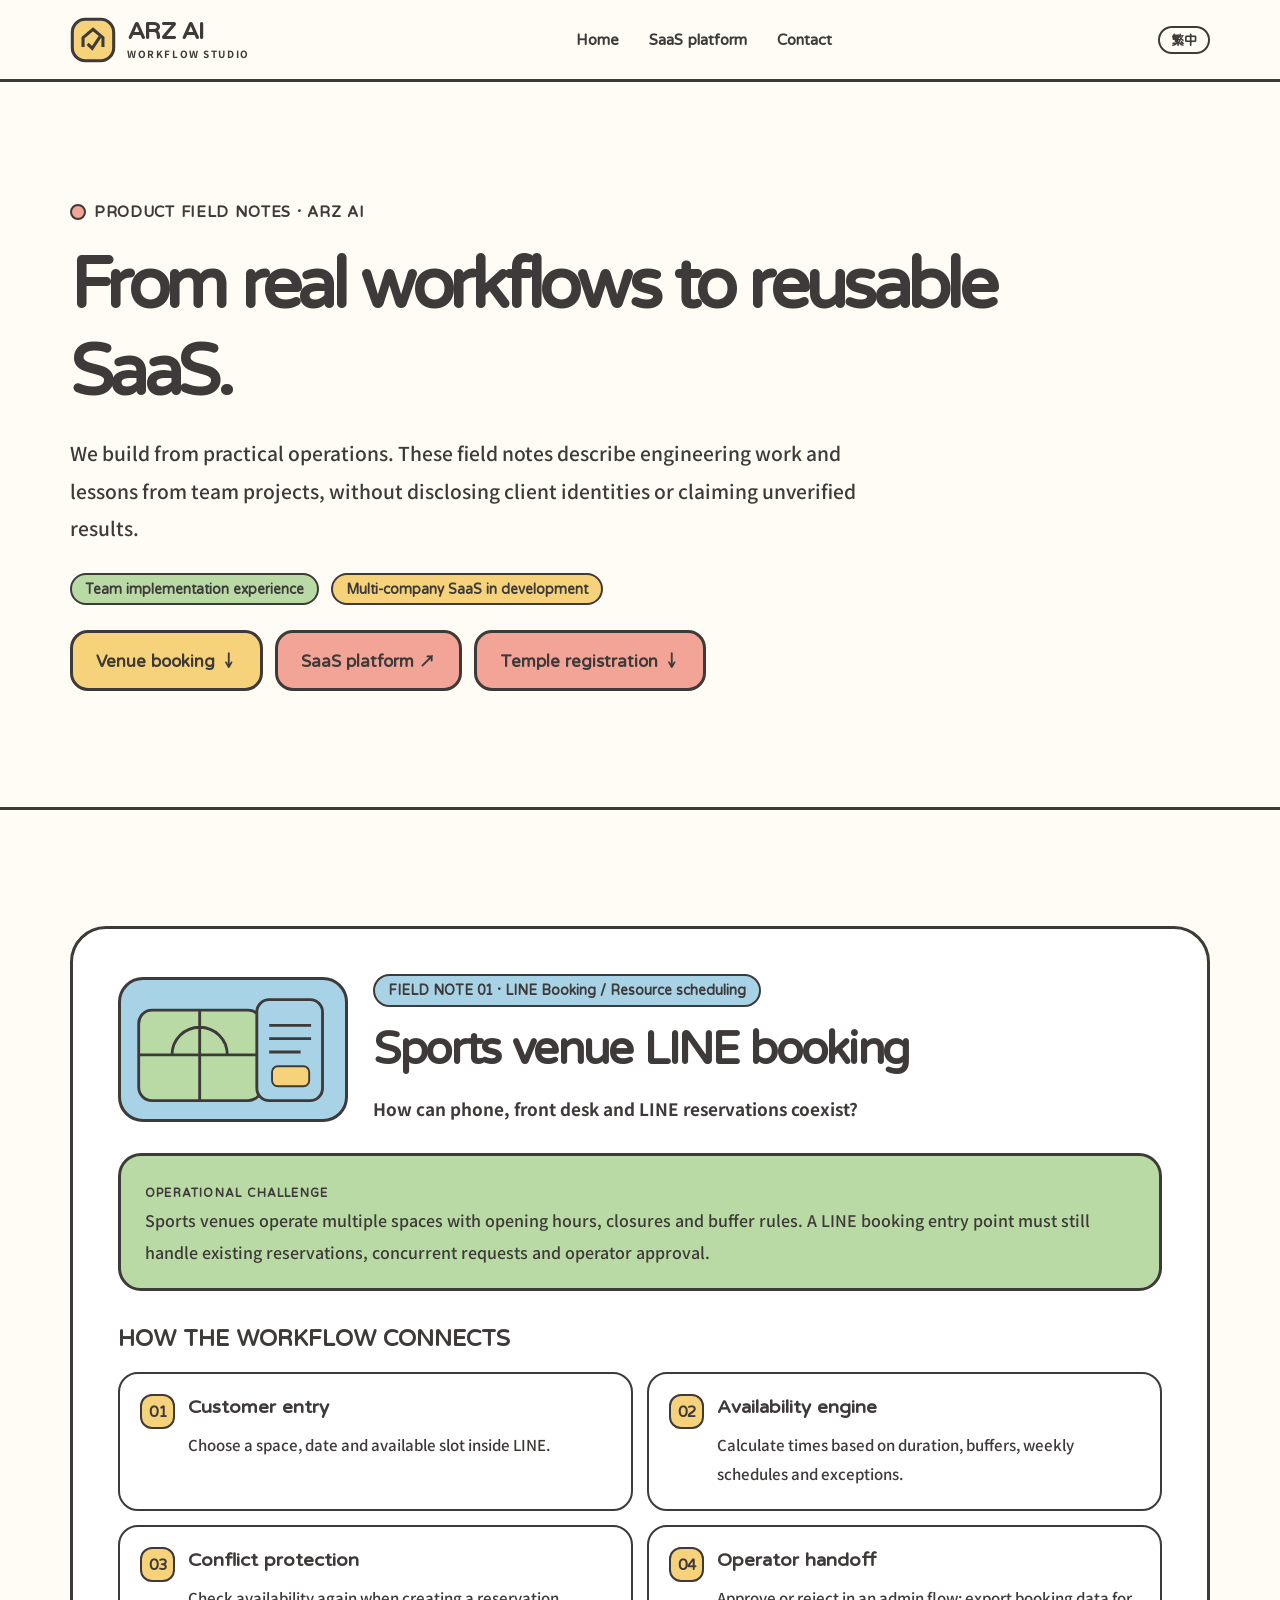
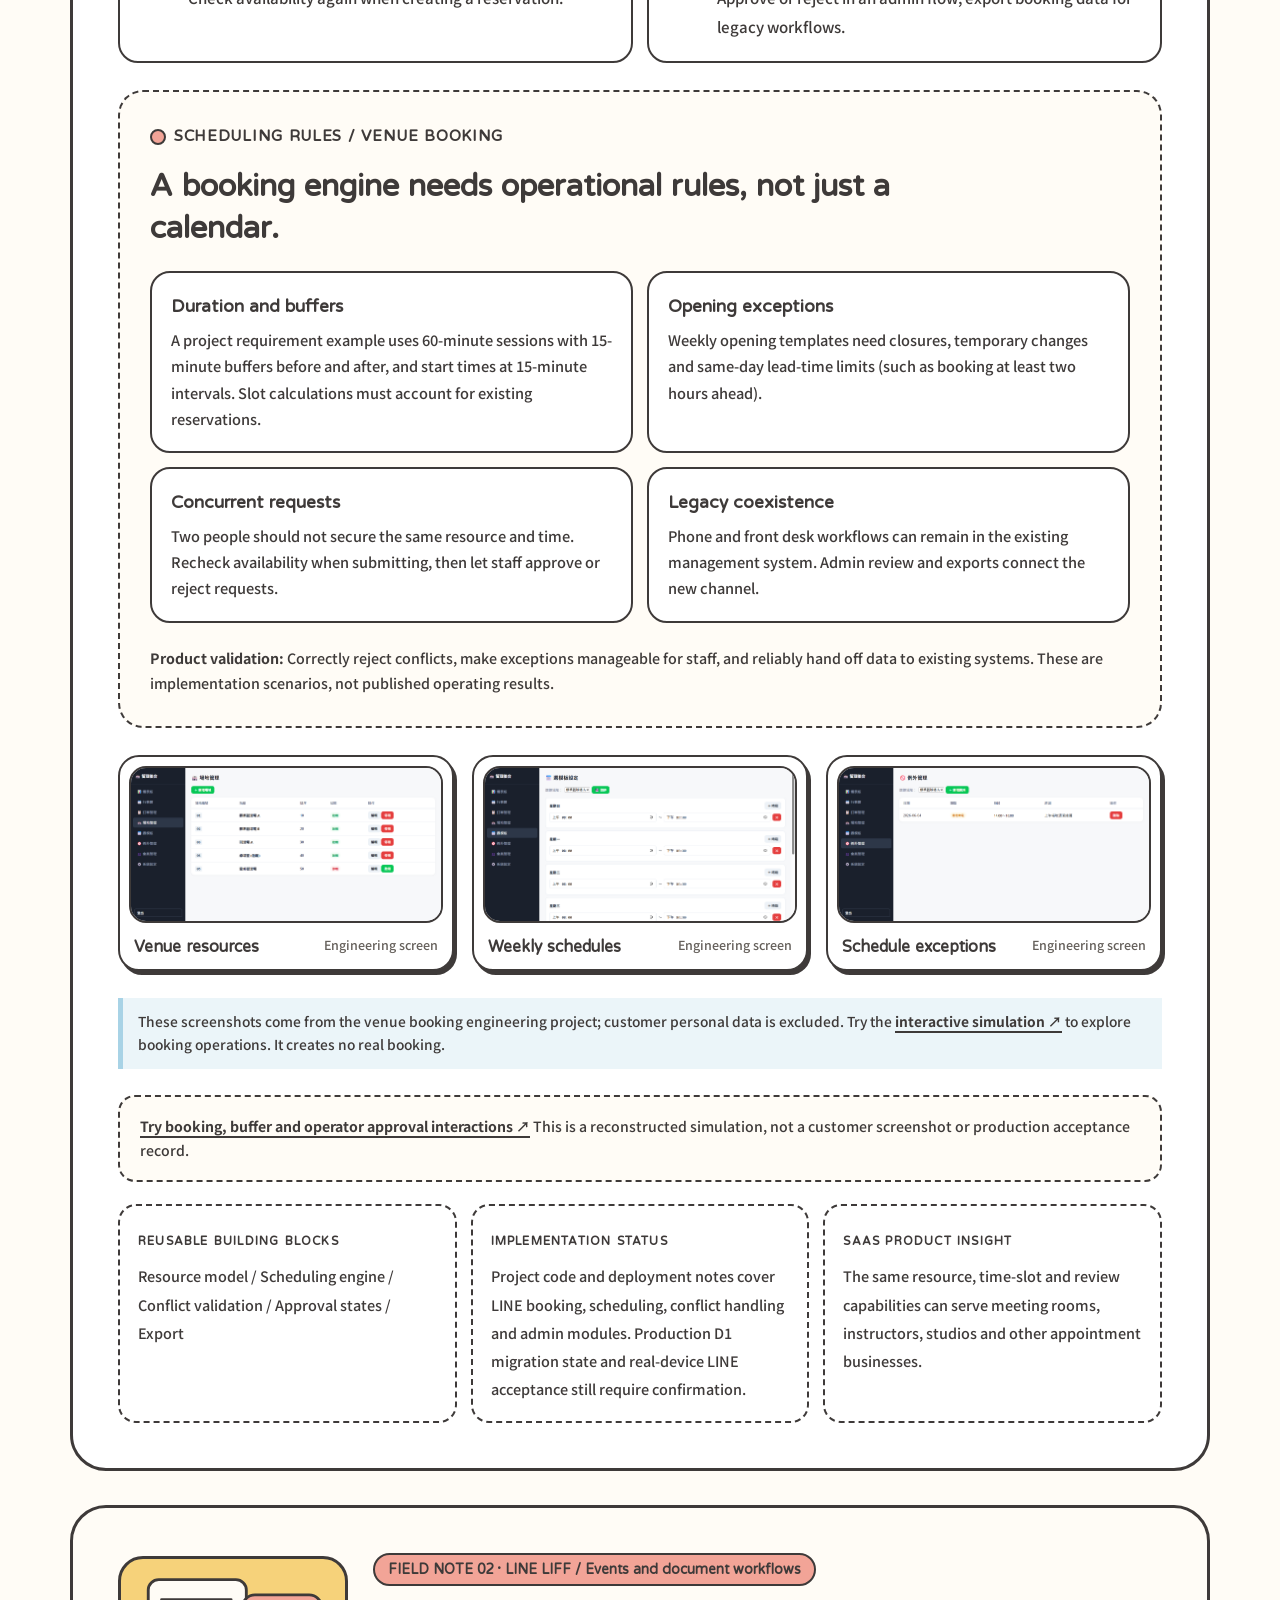
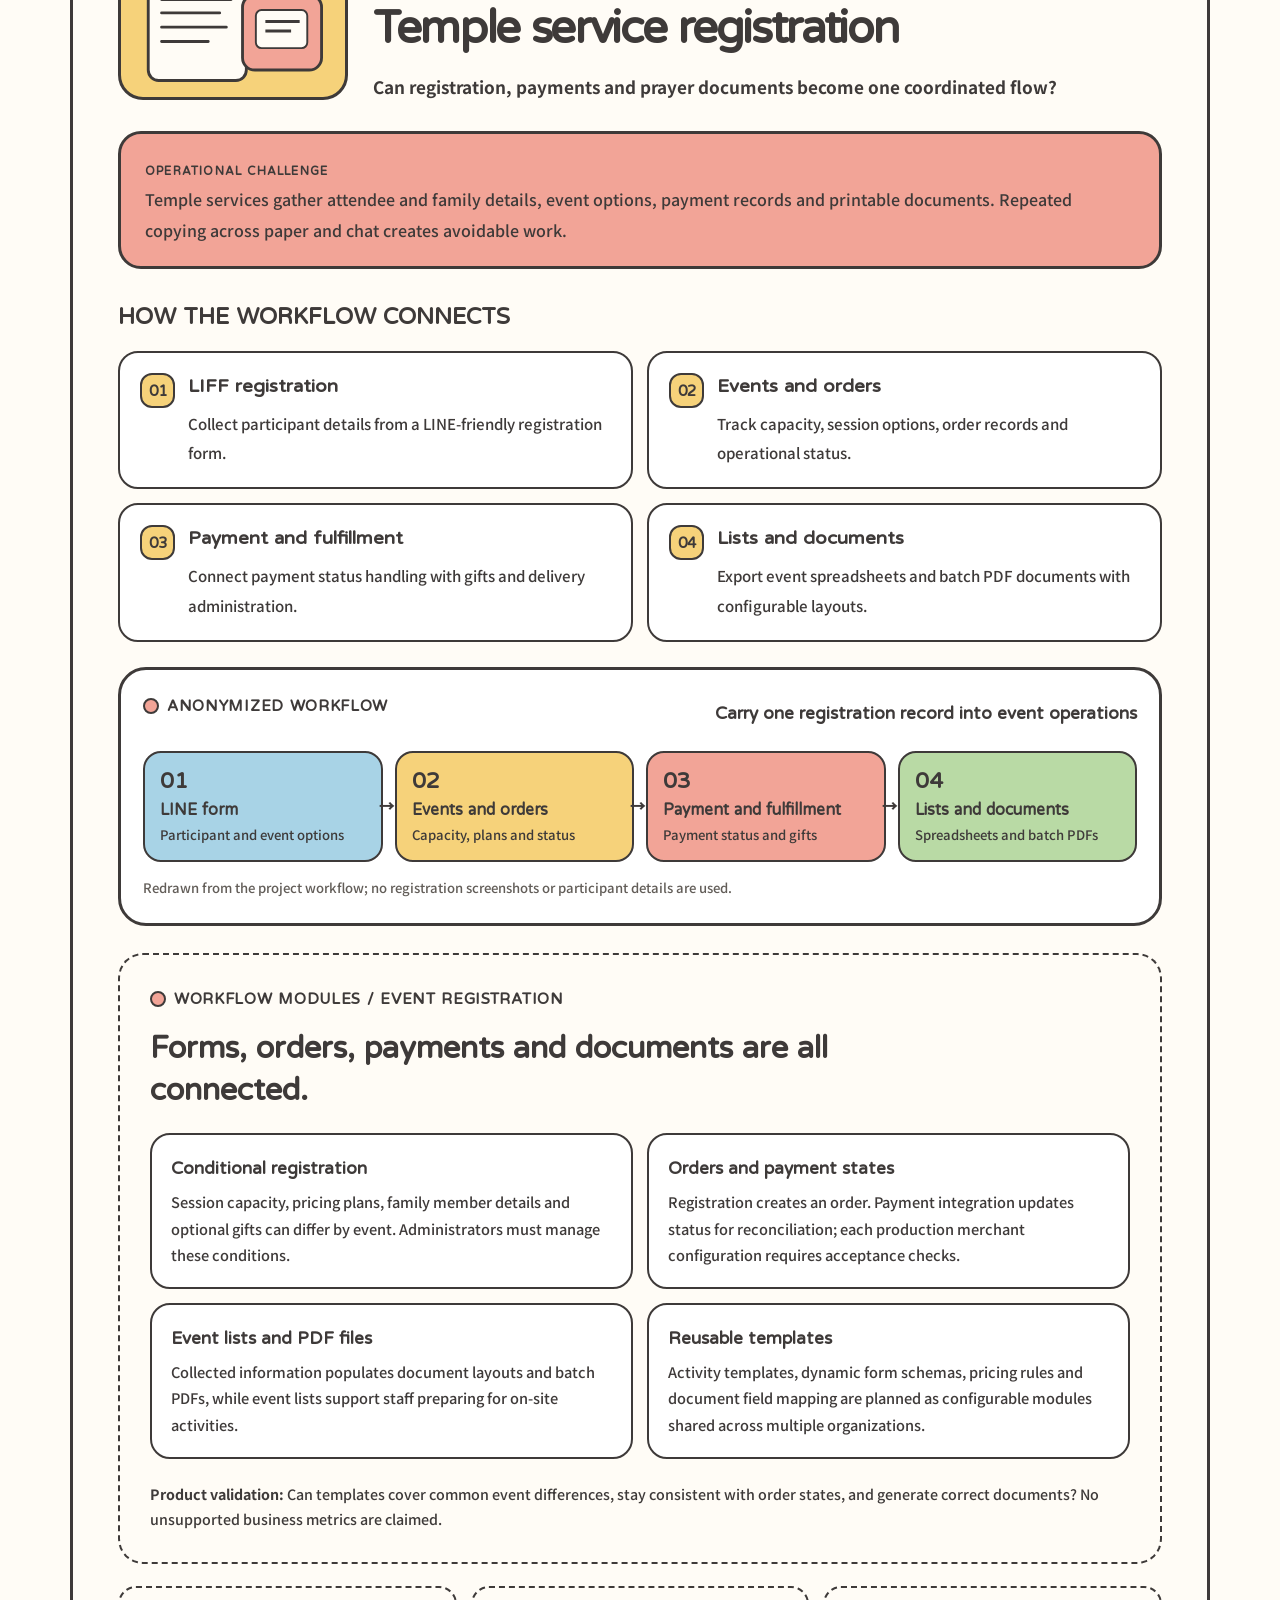
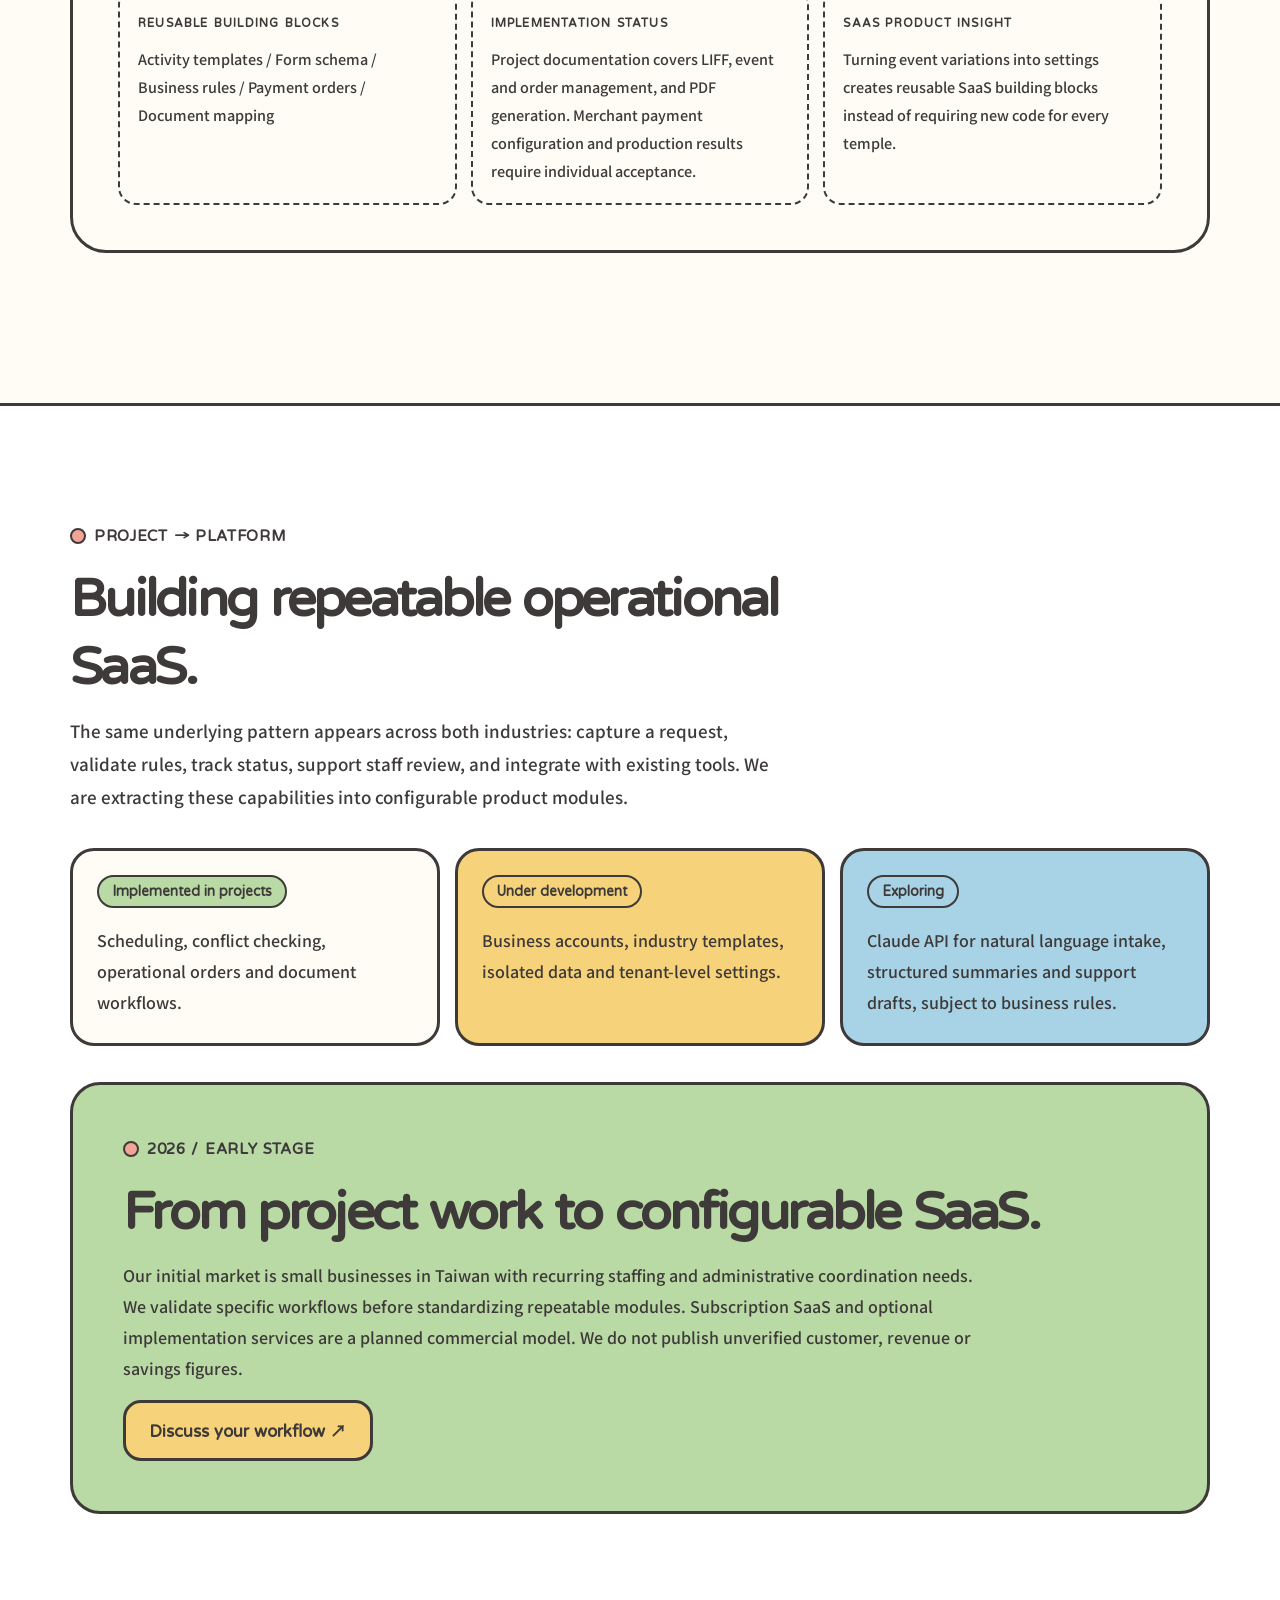
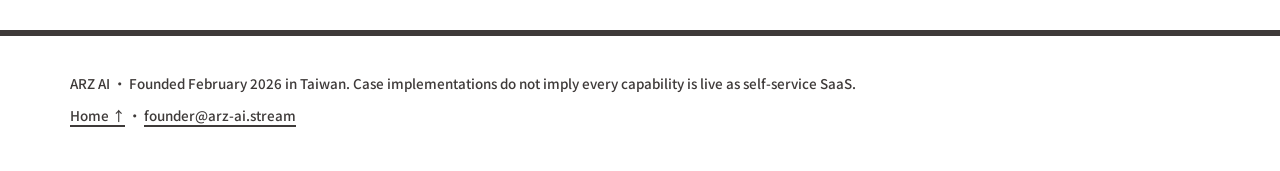
<file: cases-en.html>
<!doctype html><html lang="en"><head><meta charset="utf-8"><meta name="viewport" content="width=device-width,initial-scale=1"><meta name="theme-color" content="#FFFCF6"><title>ARZ AI | SaaS Case Studies</title><meta name="description" content="We build from practical operations. These field notes describe engineering work and lessons from team projects, without disclosing client identities or claiming unverified results."><link rel="canonical" href="https://arz-ai.stream/cases-en.html"><link rel="alternate" hreflang="zh-Hant" href="https://arz-ai.stream/cases.html"><link rel="alternate" hreflang="en" href="https://arz-ai.stream/cases-en.html"><link rel="icon" type="image/svg+xml" href="favicon.svg"><link rel="stylesheet" href="styles.css"></head><body><a class="skip-link" href="#main">Skip to content</a><header class="site-header"><div class="container header-inner"><a class="brand" href="en.html"><svg class="brand-mark" viewBox="0 0 60 60" aria-hidden="true"><rect x="3" y="3" width="54" height="54" rx="17" fill="#F6D27A" stroke="#3E3A39" stroke-width="4"/><path d="M17 39V27l13-11 13 11v12" stroke="#3E3A39" fill="none" stroke-width="4"/><path d="M23 35l6 6 10-15" stroke="#3E3A39" fill="none" stroke-width="4"/></svg><span class="brand-text">ARZ AI<small>WORKFLOW STUDIO</small></span></a><nav class="dossier-nav"><a href="en.html">Home</a><a href="platform-en.html">SaaS platform</a><a href="mailto:founder@arz-ai.stream">Contact</a></nav><a class="lang-link" href="cases.html">繁中</a></div></header><main id="main"><section class="section dossier-intro"><div class="container"><span class="section-kicker">PRODUCT FIELD NOTES · ARZ AI</span><h1>From real workflows to reusable SaaS.</h1><p class="dossier-lead">We build from practical operations. These field notes describe engineering work and lessons from team projects, without disclosing client identities or claiming unverified results.</p><div class="dossier-badges"><span class="chip chip--green">Team implementation experience</span><span class="chip chip--yellow">Multi-company SaaS in development</span></div><div class="dossier-links"><a class="btn btn--yellow" href="#case-1">Venue booking ↓</a><a class="btn btn--coral" href="platform-en.html">SaaS platform ↗</a><a class="btn btn--coral" href="#case-2">Temple registration ↓</a></div></div></section><section class="section dossier-cases"><div class="container"><article id="case-1" class="dossier-case"><div class="dossier-case-top"><div><svg viewBox="0 0 210 120" aria-hidden="true"><rect x="6" y="19" width="129" height="95" rx="14" fill="#B9DAA5" stroke="#3E3A39" stroke-width="3"/><path d="M70 19v95M6 66h129M41 66a29 29 0 0 1 58 0" stroke="#3E3A39" stroke-width="3" fill="none"/><rect x="130" y="8" width="69" height="106" rx="13" fill="#A8D3E6" stroke="#3E3A39" stroke-width="3"/><path d="M143 35h44M143 49h44M143 63h33" stroke="#3E3A39" stroke-width="3"/><rect x="146" y="78" width="39" height="21" rx="6" fill="#F6D27A" stroke="#3E3A39" stroke-width="2"/></svg></div><div><span class="chip chip--blue">FIELD NOTE 01 · LINE Booking / Resource scheduling</span><h2>Sports venue LINE booking</h2><p class="dossier-sub">How can phone, front desk and LINE reservations coexist?</p></div></div><div class="dossier-problem"><span class="tiny-label">OPERATIONAL CHALLENGE</span><p>Sports venues operate multiple spaces with opening hours, closures and buffer rules. A LINE booking entry point must still handle existing reservations, concurrent requests and operator approval.</p></div><h3 class="dossier-small-title">HOW THE WORKFLOW CONNECTS</h3><div class="dossier-steps"><div class="dossier-step"><span class="step-n">01</span><div><h3>Customer entry</h3><p>Choose a space, date and available slot inside LINE.</p></div></div><div class="dossier-step"><span class="step-n">02</span><div><h3>Availability engine</h3><p>Calculate times based on duration, buffers, weekly schedules and exceptions.</p></div></div><div class="dossier-step"><span class="step-n">03</span><div><h3>Conflict protection</h3><p>Check availability again when creating a reservation.</p></div></div><div class="dossier-step"><span class="step-n">04</span><div><h3>Operator handoff</h3><p>Approve or reject in an admin flow; export booking data for legacy workflows.</p></div></div></div><div class="dossier-operational"><span class="section-kicker">SCHEDULING RULES / VENUE BOOKING</span><h3>A booking engine needs operational rules, not just a calendar.</h3><div class="dossier-rule-grid">
<div><strong>Duration and buffers</strong><p>A project requirement example uses 60-minute sessions with 15-minute buffers before and after, and start times at 15-minute intervals. Slot calculations must account for existing reservations.</p></div>
<div><strong>Opening exceptions</strong><p>Weekly opening templates need closures, temporary changes and same-day lead-time limits (such as booking at least two hours ahead).</p></div>
<div><strong>Concurrent requests</strong><p>Two people should not secure the same resource and time. Recheck availability when submitting, then let staff approve or reject requests.</p></div>
<div><strong>Legacy coexistence</strong><p>Phone and front desk workflows can remain in the existing management system. Admin review and exports connect the new channel.</p></div>
</div><p class="dossier-metric"><strong>Product validation:</strong> Correctly reject conflicts, make exceptions manageable for staff, and reliably hand off data to existing systems. These are implementation scenarios, not published operating results.</p></div>
<div class="project-screen-grid project-screen-grid--case" aria-label="Real administration screens from the venue booking project"><figure class="project-screen-card"><img src="assets/engineering/venue-resources.svg" alt="Venue resource management screen" loading="lazy" decoding="async"><figcaption><strong>Venue resources</strong><span>Engineering screen</span></figcaption></figure><figure class="project-screen-card"><img src="assets/engineering/venue-schedules.svg" alt="Weekly booking hours screen" loading="lazy" decoding="async"><figcaption><strong>Weekly schedules</strong><span>Engineering screen</span></figcaption></figure><figure class="project-screen-card"><img src="assets/engineering/venue-exceptions.svg" alt="Exception schedule screen" loading="lazy" decoding="async"><figcaption><strong>Schedule exceptions</strong><span>Engineering screen</span></figcaption></figure></div><p class="project-source-note">These screenshots come from the venue booking engineering project; customer personal data is excluded. Try the <a href="demo-en.html"><strong>interactive simulation ↗</strong></a> to explore booking operations. It creates no real booking.</p><p class="saas-trust-note"><a href="demo-en.html"><strong>Try booking, buffer and operator approval interactions ↗</strong></a> This is a reconstructed simulation, not a customer screenshot or production acceptance record.</p><div class="dossier-case-bottom"><div><span class="tiny-label">REUSABLE BUILDING BLOCKS</span><p>Resource model / Scheduling engine / Conflict validation / Approval states / Export</p></div><div><span class="tiny-label">IMPLEMENTATION STATUS</span><p>Project code and deployment notes cover LINE booking, scheduling, conflict handling and admin modules. Production D1 migration state and real-device LINE acceptance still require confirmation.</p></div><div><span class="tiny-label">SAAS PRODUCT INSIGHT</span><p>The same resource, time-slot and review capabilities can serve meeting rooms, instructors, studios and other appointment businesses.</p></div></div></article>
<article id="case-2" class="dossier-case"><div class="dossier-case-top"><div><svg viewBox="0 0 210 120" aria-hidden="true"><rect x="16" y="9" width="103" height="106" rx="11" fill="#FFFCF6" stroke="#3E3A39" stroke-width="3"/><path d="M30 30h73M30 44h61M30 59h68M30 74h49" stroke="#3E3A39" stroke-width="3" stroke-linecap="round"/><rect x="115" y="25" width="83" height="79" rx="13" fill="#F2A497" stroke="#3E3A39" stroke-width="3"/><rect x="129" y="41" width="54" height="40" rx="6" fill="#FFFCF6" stroke="#3E3A39" stroke-width="2"/><path d="M139 53h36M139 63h27" stroke="#3E3A39" stroke-width="3"/></svg></div><div><span class="chip chip--coral">FIELD NOTE 02 · LINE LIFF / Events and document workflows</span><h2>Temple service registration</h2><p class="dossier-sub">Can registration, payments and prayer documents become one coordinated flow?</p></div></div><div class="dossier-problem"><span class="tiny-label">OPERATIONAL CHALLENGE</span><p>Temple services gather attendee and family details, event options, payment records and printable documents. Repeated copying across paper and chat creates avoidable work.</p></div><h3 class="dossier-small-title">HOW THE WORKFLOW CONNECTS</h3><div class="dossier-steps"><div class="dossier-step"><span class="step-n">01</span><div><h3>LIFF registration</h3><p>Collect participant details from a LINE-friendly registration form.</p></div></div><div class="dossier-step"><span class="step-n">02</span><div><h3>Events and orders</h3><p>Track capacity, session options, order records and operational status.</p></div></div><div class="dossier-step"><span class="step-n">03</span><div><h3>Payment and fulfillment</h3><p>Connect payment status handling with gifts and delivery administration.</p></div></div><div class="dossier-step"><span class="step-n">04</span><div><h3>Lists and documents</h3><p>Export event spreadsheets and batch PDF documents with configurable layouts.</p></div></div></div><div class="project-flow-diagram" aria-label="Anonymized workflow for event registration"><div class="project-flow-head"><span class="section-kicker">ANONYMIZED WORKFLOW</span><strong>Carry one registration record into event operations</strong></div><ol><li><span>01</span><strong>LINE form</strong><small>Participant and event options</small></li><li><span>02</span><strong>Events and orders</strong><small>Capacity, plans and status</small></li><li><span>03</span><strong>Payment and fulfillment</strong><small>Payment status and gifts</small></li><li><span>04</span><strong>Lists and documents</strong><small>Spreadsheets and batch PDFs</small></li></ol><p>Redrawn from the project workflow; no registration screenshots or participant details are used.</p></div><div class="dossier-operational"><span class="section-kicker">WORKFLOW MODULES / EVENT REGISTRATION</span><h3>Forms, orders, payments and documents are all connected.</h3><div class="dossier-rule-grid">
<div><strong>Conditional registration</strong><p>Session capacity, pricing plans, family member details and optional gifts can differ by event. Administrators must manage these conditions.</p></div>
<div><strong>Orders and payment states</strong><p>Registration creates an order. Payment integration updates status for reconciliation; each production merchant configuration requires acceptance checks.</p></div>
<div><strong>Event lists and PDF files</strong><p>Collected information populates document layouts and batch PDFs, while event lists support staff preparing for on-site activities.</p></div>
<div><strong>Reusable templates</strong><p>Activity templates, dynamic form schemas, pricing rules and document field mapping are planned as configurable modules shared across multiple organizations.</p></div>
</div><p class="dossier-metric"><strong>Product validation:</strong> Can templates cover common event differences, stay consistent with order states, and generate correct documents? No unsupported business metrics are claimed.</p></div>
<div class="dossier-case-bottom"><div><span class="tiny-label">REUSABLE BUILDING BLOCKS</span><p>Activity templates / Form schema / Business rules / Payment orders / Document mapping</p></div><div><span class="tiny-label">IMPLEMENTATION STATUS</span><p>Project documentation covers LIFF, event and order management, and PDF generation. Merchant payment configuration and production results require individual acceptance.</p></div><div><span class="tiny-label">SAAS PRODUCT INSIGHT</span><p>Turning event variations into settings creates reusable SaaS building blocks instead of requiring new code for every temple.</p></div></div></article></div></section><section class="section paper-area" id="platform"><div class="container"><div class="section-heading"><span class="section-kicker">PROJECT → PLATFORM</span><h2>Building repeatable operational SaaS.</h2><p>The same underlying pattern appears across both industries: capture a request, validate rules, track status, support staff review, and integrate with existing tools. We are extracting these capabilities into configurable product modules.</p></div><div class="dossier-stage-grid"><article class="dossier-stage"><span class="chip chip--green">Implemented in projects</span><p>Scheduling, conflict checking, operational orders and document workflows.</p></article><article class="dossier-stage"><span class="chip chip--yellow">Under development</span><p>Business accounts, industry templates, isolated data and tenant-level settings.</p></article><article class="dossier-stage"><span class="chip chip--blue">Exploring</span><p>Claude API for natural language intake, structured summaries and support drafts, subject to business rules.</p></article></div><div class="dossier-strategy"><span class="section-kicker">2026 / EARLY STAGE</span><h2>From project work to configurable SaaS.</h2><p>Our initial market is small businesses in Taiwan with recurring staffing and administrative coordination needs. We validate specific workflows before standardizing repeatable modules. Subscription SaaS and optional implementation services are a planned commercial model. We do not publish unverified customer, revenue or savings figures.</p><a class="btn btn--yellow" href="mailto:founder@arz-ai.stream?subject=ARZ%20AI%20workflow%20consultation">Discuss your workflow ↗</a></div></div></section></main><footer class="footer"><div class="container"><p>ARZ AI · Founded February 2026 in Taiwan. Case implementations do not imply every capability is live as self-service SaaS.</p><p><a href="en.html">Home ↑</a> · <a href="mailto:founder@arz-ai.stream">founder@arz-ai.stream</a></p></div></footer></body></html>
</file>
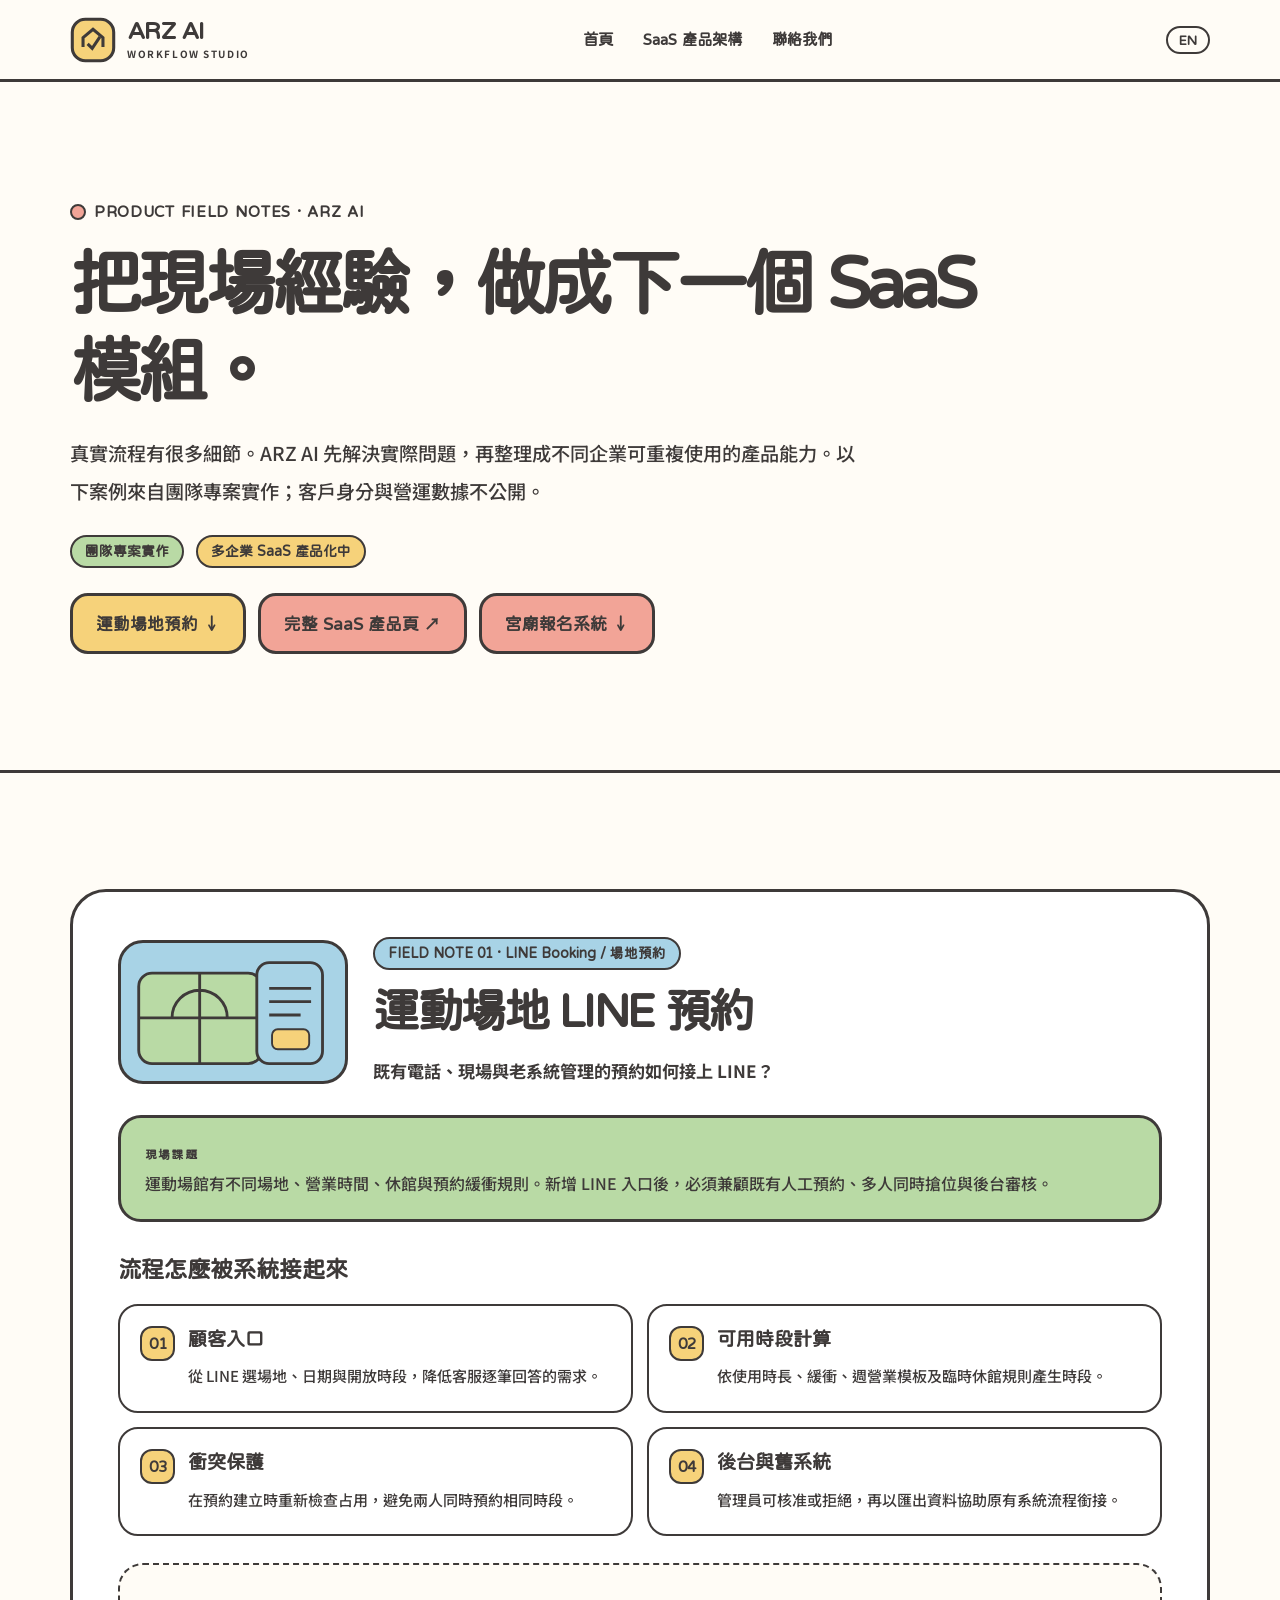
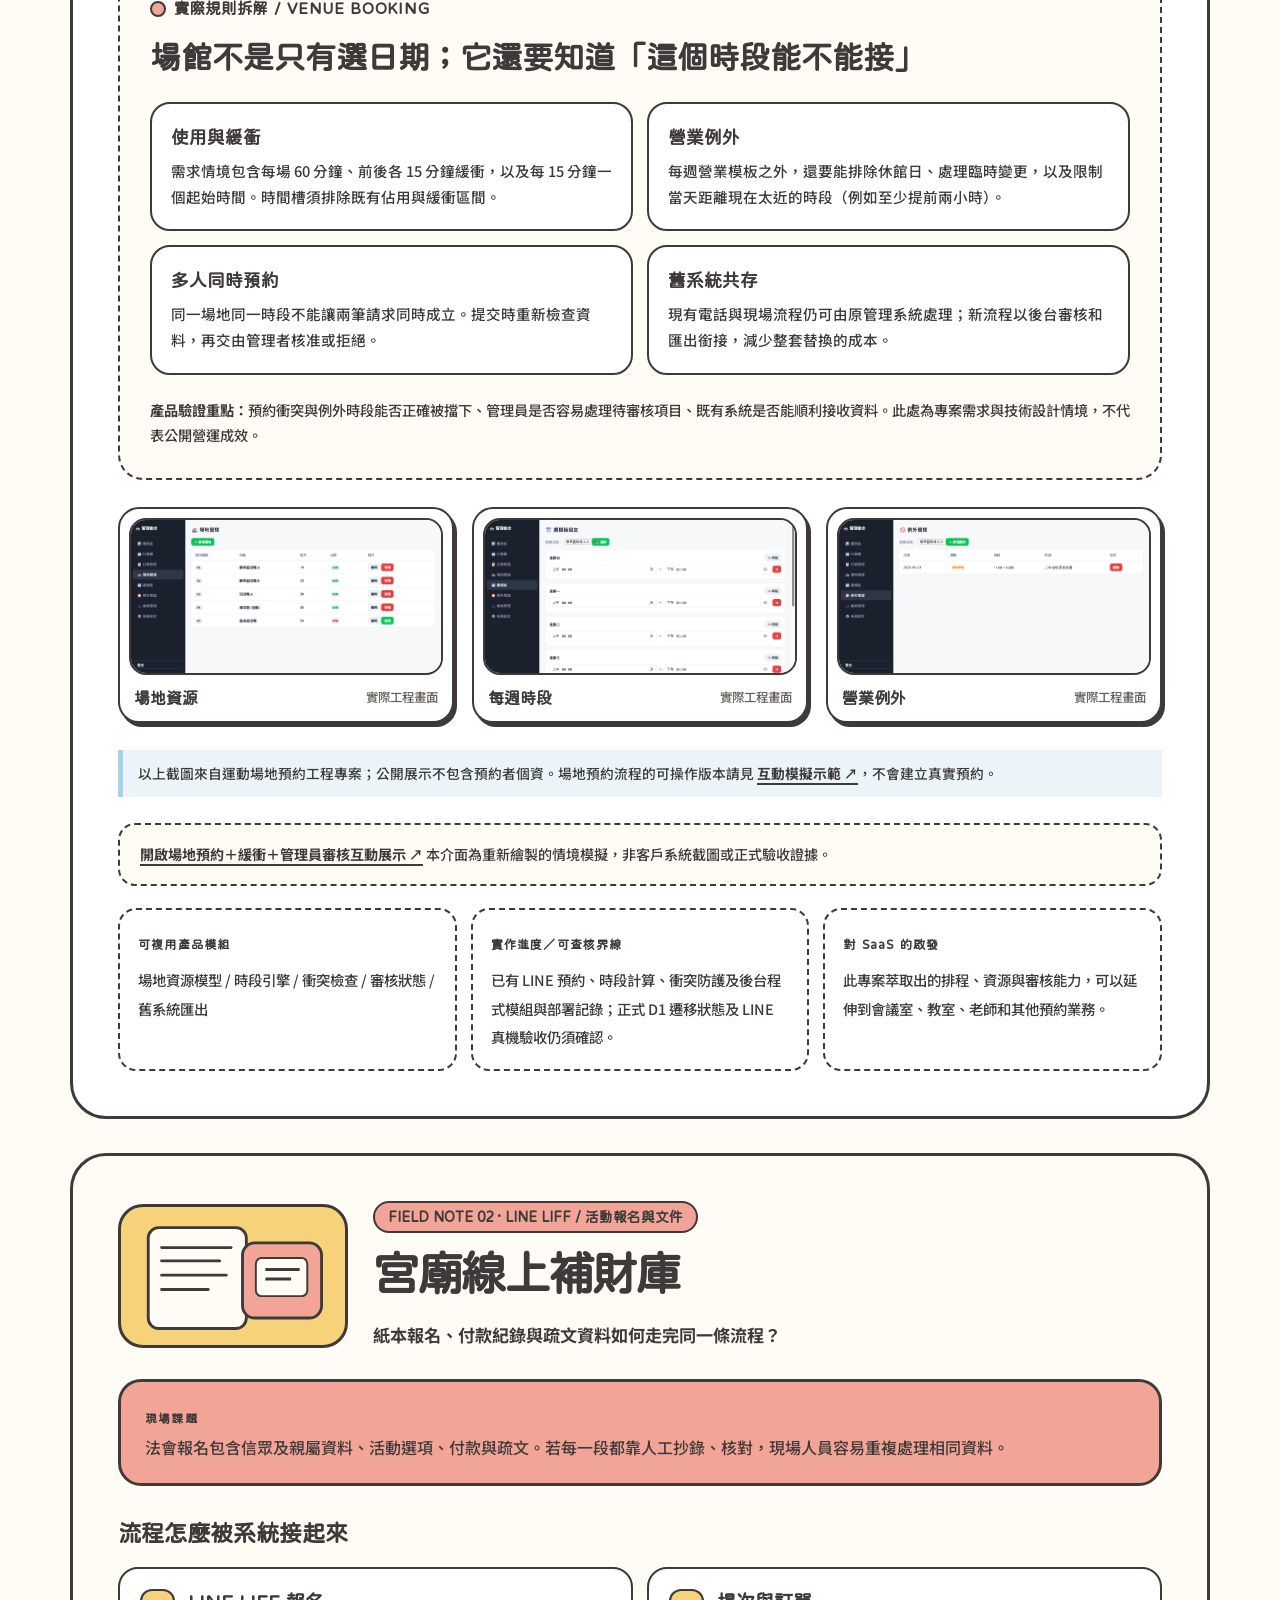
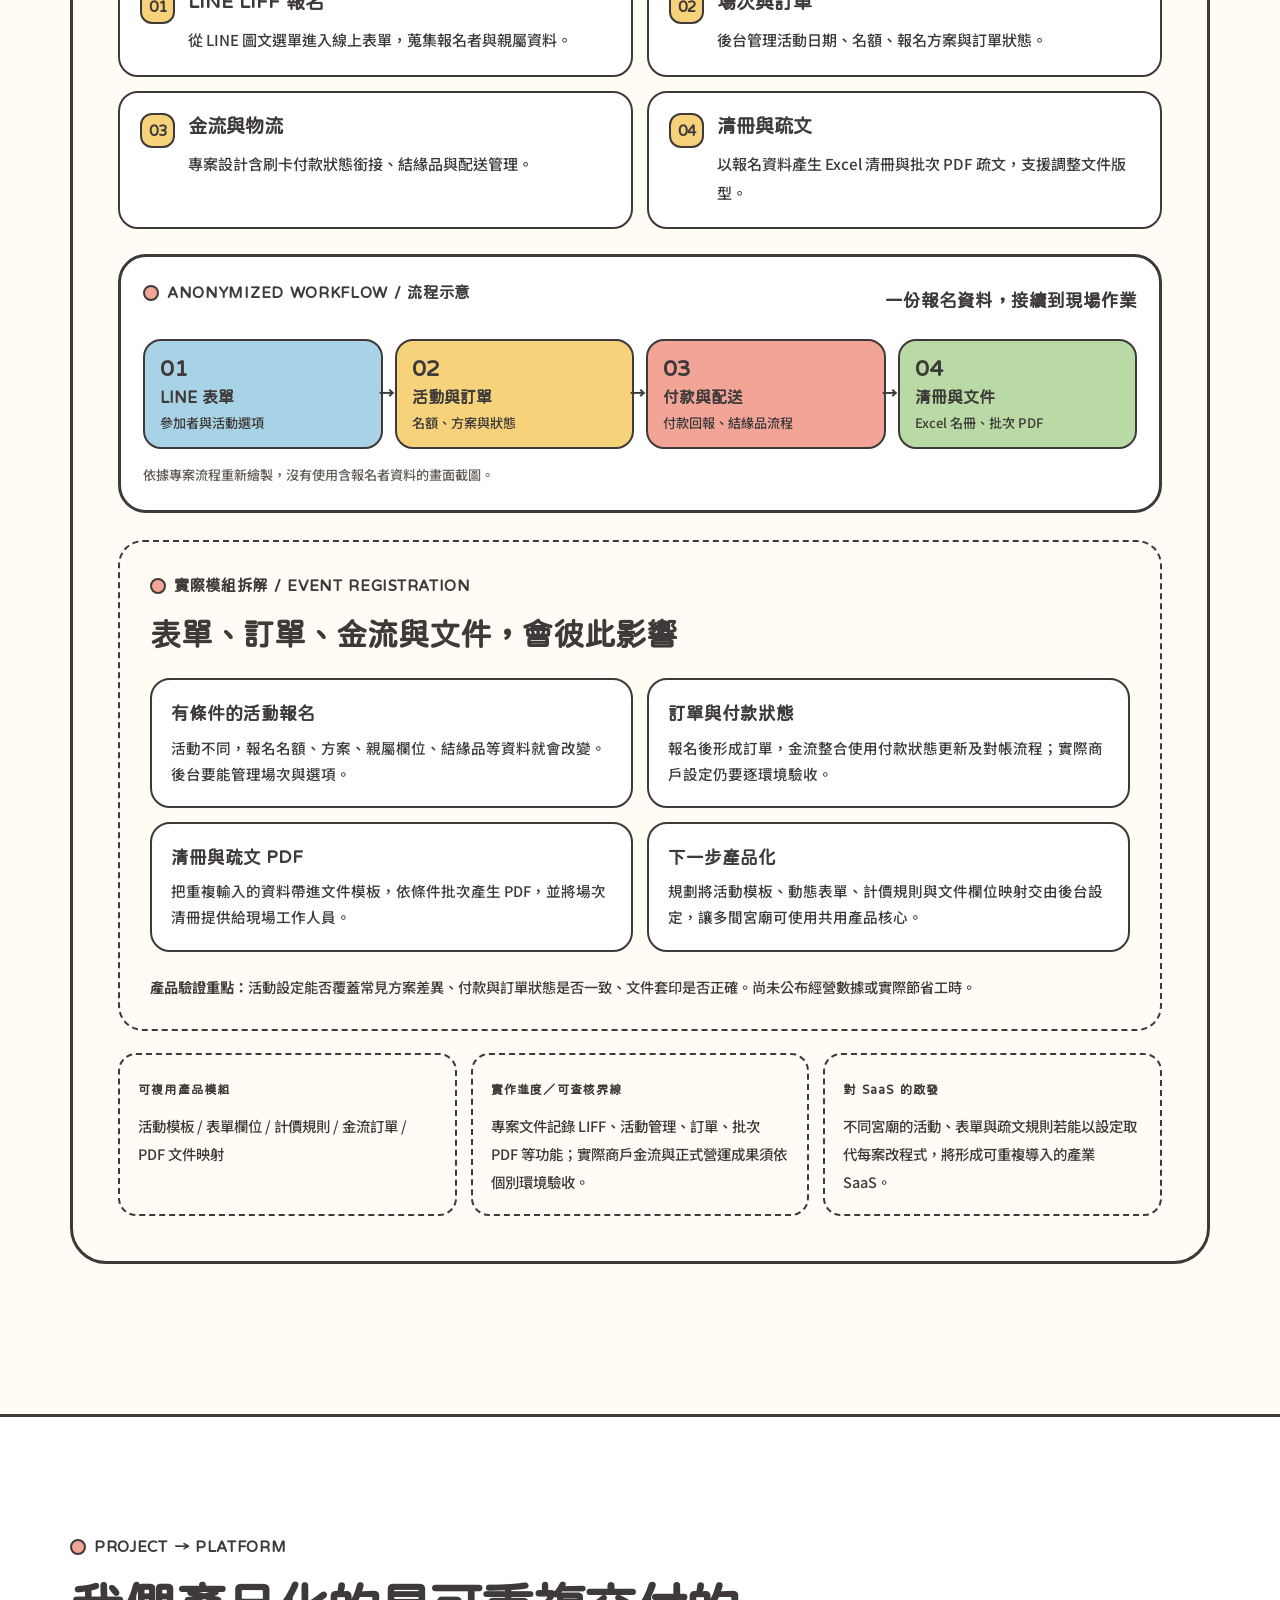
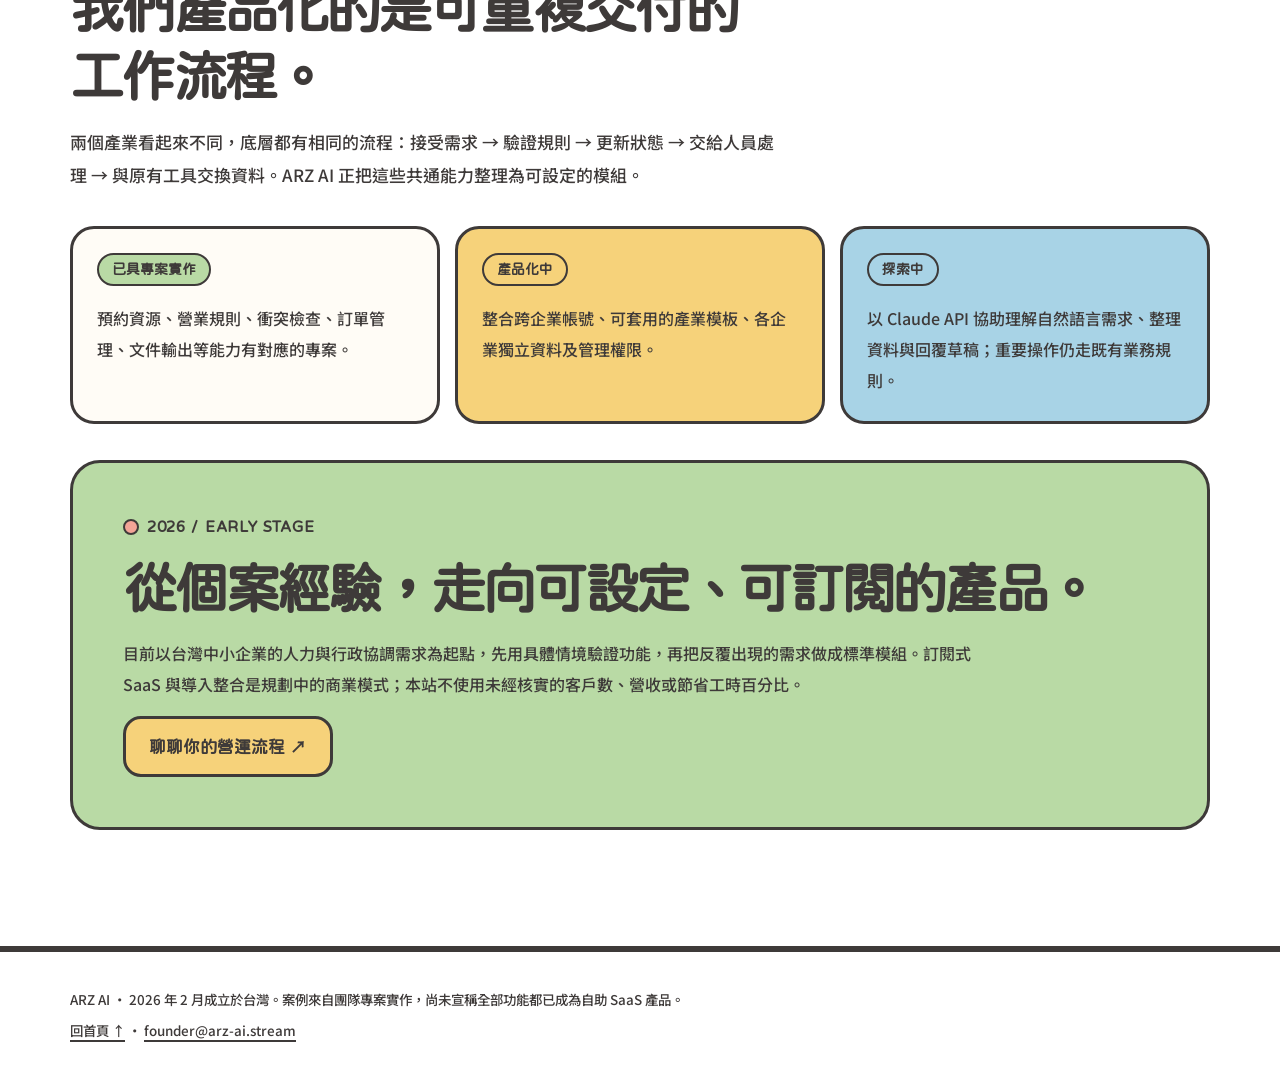
<file: cases.html>
<!doctype html><html lang="zh-Hant"><head><meta charset="utf-8"><meta name="viewport" content="width=device-width,initial-scale=1"><meta name="theme-color" content="#FFFCF6"><title>ARZ AI | 實作案例與 SaaS 產品化</title><meta name="description" content="真實流程有很多細節。ARZ AI 先解決實際問題，再整理成不同企業可重複使用的產品能力。以下案例來自團隊專案實作；客戶身分與營運數據不公開。"><link rel="canonical" href="https://arz-ai.stream/cases.html"><link rel="alternate" hreflang="zh-Hant" href="https://arz-ai.stream/cases.html"><link rel="alternate" hreflang="en" href="https://arz-ai.stream/cases-en.html"><link rel="icon" type="image/svg+xml" href="favicon.svg"><link rel="stylesheet" href="styles.css"></head><body><a class="skip-link" href="#main">跳至主要內容</a><header class="site-header"><div class="container header-inner"><a class="brand" href="index.html"><svg class="brand-mark" viewBox="0 0 60 60" aria-hidden="true"><rect x="3" y="3" width="54" height="54" rx="17" fill="#F6D27A" stroke="#3E3A39" stroke-width="4"/><path d="M17 39V27l13-11 13 11v12" stroke="#3E3A39" fill="none" stroke-width="4"/><path d="M23 35l6 6 10-15" stroke="#3E3A39" fill="none" stroke-width="4"/></svg><span class="brand-text">ARZ AI<small>WORKFLOW STUDIO</small></span></a><nav class="dossier-nav"><a href="index.html">首頁</a><a href="platform.html">SaaS 產品架構</a><a href="mailto:founder@arz-ai.stream">聯絡我們</a></nav><a class="lang-link" href="cases-en.html">EN</a></div></header><main id="main"><section class="section dossier-intro"><div class="container"><span class="section-kicker">PRODUCT FIELD NOTES · ARZ AI</span><h1>把現場經驗，做成下一個 SaaS 模組。</h1><p class="dossier-lead">真實流程有很多細節。ARZ AI 先解決實際問題，再整理成不同企業可重複使用的產品能力。以下案例來自團隊專案實作；客戶身分與營運數據不公開。</p><div class="dossier-badges"><span class="chip chip--green">團隊專案實作</span><span class="chip chip--yellow">多企業 SaaS 產品化中</span></div><div class="dossier-links"><a class="btn btn--yellow" href="#case-1">運動場地預約 ↓</a><a class="btn btn--coral" href="platform.html">完整 SaaS 產品頁 ↗</a><a class="btn btn--coral" href="#case-2">宮廟報名系統 ↓</a></div></div></section><section class="section dossier-cases"><div class="container"><article id="case-1" class="dossier-case"><div class="dossier-case-top"><div><svg viewBox="0 0 210 120" aria-hidden="true"><rect x="6" y="19" width="129" height="95" rx="14" fill="#B9DAA5" stroke="#3E3A39" stroke-width="3"/><path d="M70 19v95M6 66h129M41 66a29 29 0 0 1 58 0" stroke="#3E3A39" stroke-width="3" fill="none"/><rect x="130" y="8" width="69" height="106" rx="13" fill="#A8D3E6" stroke="#3E3A39" stroke-width="3"/><path d="M143 35h44M143 49h44M143 63h33" stroke="#3E3A39" stroke-width="3"/><rect x="146" y="78" width="39" height="21" rx="6" fill="#F6D27A" stroke="#3E3A39" stroke-width="2"/></svg></div><div><span class="chip chip--blue">FIELD NOTE 01 · LINE Booking / 場地預約</span><h2>運動場地 LINE 預約</h2><p class="dossier-sub">既有電話、現場與老系統管理的預約如何接上 LINE？</p></div></div><div class="dossier-problem"><span class="tiny-label">現場課題</span><p>運動場館有不同場地、營業時間、休館與預約緩衝規則。新增 LINE 入口後，必須兼顧既有人工預約、多人同時搶位與後台審核。</p></div><h3 class="dossier-small-title">流程怎麼被系統接起來</h3><div class="dossier-steps"><div class="dossier-step"><span class="step-n">01</span><div><h3>顧客入口</h3><p>從 LINE 選場地、日期與開放時段，降低客服逐筆回答的需求。</p></div></div><div class="dossier-step"><span class="step-n">02</span><div><h3>可用時段計算</h3><p>依使用時長、緩衝、週營業模板及臨時休館規則產生時段。</p></div></div><div class="dossier-step"><span class="step-n">03</span><div><h3>衝突保護</h3><p>在預約建立時重新檢查占用，避免兩人同時預約相同時段。</p></div></div><div class="dossier-step"><span class="step-n">04</span><div><h3>後台與舊系統</h3><p>管理員可核准或拒絕，再以匯出資料協助原有系統流程銜接。</p></div></div></div><div class="dossier-operational"><span class="section-kicker">實際規則拆解 / VENUE BOOKING</span><h3>場館不是只有選日期；它還要知道「這個時段能不能接」</h3><div class="dossier-rule-grid">
<div><strong>使用與緩衝</strong><p>需求情境包含每場 60 分鐘、前後各 15 分鐘緩衝，以及每 15 分鐘一個起始時間。時間槽須排除既有佔用與緩衝區間。</p></div>
<div><strong>營業例外</strong><p>每週營業模板之外，還要能排除休館日、處理臨時變更，以及限制當天距離現在太近的時段（例如至少提前兩小時）。</p></div>
<div><strong>多人同時預約</strong><p>同一場地同一時段不能讓兩筆請求同時成立。提交時重新檢查資料，再交由管理者核准或拒絕。</p></div>
<div><strong>舊系統共存</strong><p>現有電話與現場流程仍可由原管理系統處理；新流程以後台審核和匯出銜接，減少整套替換的成本。</p></div>
</div><p class="dossier-metric"><strong>產品驗證重點：</strong>預約衝突與例外時段能否正確被擋下、管理員是否容易處理待審核項目、既有系統是否能順利接收資料。此處為專案需求與技術設計情境，不代表公開營運成效。</p></div>
<div class="project-screen-grid project-screen-grid--case" aria-label="運動場地預約專案實際後台畫面"><figure class="project-screen-card"><img src="assets/engineering/venue-resources.svg" alt="場地資源管理後台畫面" loading="lazy" decoding="async"><figcaption><strong>場地資源</strong><span>實際工程畫面</span></figcaption></figure><figure class="project-screen-card"><img src="assets/engineering/venue-schedules.svg" alt="每週開放時段設定畫面" loading="lazy" decoding="async"><figcaption><strong>每週時段</strong><span>實際工程畫面</span></figcaption></figure><figure class="project-screen-card"><img src="assets/engineering/venue-exceptions.svg" alt="臨時營業例外管理畫面" loading="lazy" decoding="async"><figcaption><strong>營業例外</strong><span>實際工程畫面</span></figcaption></figure></div><p class="project-source-note">以上截圖來自運動場地預約工程專案；公開展示不包含預約者個資。場地預約流程的可操作版本請見 <a href="demo.html"><strong>互動模擬示範 ↗</strong></a>，不會建立真實預約。</p><p class="saas-trust-note"><a href="demo.html"><strong>開啟場地預約＋緩衝＋管理員審核互動展示 ↗</strong></a> 本介面為重新繪製的情境模擬，非客戶系統截圖或正式驗收證據。</p><div class="dossier-case-bottom"><div><span class="tiny-label">可複用產品模組</span><p>場地資源模型 / 時段引擎 / 衝突檢查 / 審核狀態 / 舊系統匯出</p></div><div><span class="tiny-label">實作進度／可查核界線</span><p>已有 LINE 預約、時段計算、衝突防護及後台程式模組與部署記錄；正式 D1 遷移狀態及 LINE 真機驗收仍須確認。</p></div><div><span class="tiny-label">對 SaaS 的啟發</span><p>此專案萃取出的排程、資源與審核能力，可以延伸到會議室、教室、老師和其他預約業務。</p></div></div></article>
<article id="case-2" class="dossier-case"><div class="dossier-case-top"><div><svg viewBox="0 0 210 120" aria-hidden="true"><rect x="16" y="9" width="103" height="106" rx="11" fill="#FFFCF6" stroke="#3E3A39" stroke-width="3"/><path d="M30 30h73M30 44h61M30 59h68M30 74h49" stroke="#3E3A39" stroke-width="3" stroke-linecap="round"/><rect x="115" y="25" width="83" height="79" rx="13" fill="#F2A497" stroke="#3E3A39" stroke-width="3"/><rect x="129" y="41" width="54" height="40" rx="6" fill="#FFFCF6" stroke="#3E3A39" stroke-width="2"/><path d="M139 53h36M139 63h27" stroke="#3E3A39" stroke-width="3"/></svg></div><div><span class="chip chip--coral">FIELD NOTE 02 · LINE LIFF / 活動報名與文件</span><h2>宮廟線上補財庫</h2><p class="dossier-sub">紙本報名、付款紀錄與疏文資料如何走完同一條流程？</p></div></div><div class="dossier-problem"><span class="tiny-label">現場課題</span><p>法會報名包含信眾及親屬資料、活動選項、付款與疏文。若每一段都靠人工抄錄、核對，現場人員容易重複處理相同資料。</p></div><h3 class="dossier-small-title">流程怎麼被系統接起來</h3><div class="dossier-steps"><div class="dossier-step"><span class="step-n">01</span><div><h3>LINE LIFF 報名</h3><p>從 LINE 圖文選單進入線上表單，蒐集報名者與親屬資料。</p></div></div><div class="dossier-step"><span class="step-n">02</span><div><h3>場次與訂單</h3><p>後台管理活動日期、名額、報名方案與訂單狀態。</p></div></div><div class="dossier-step"><span class="step-n">03</span><div><h3>金流與物流</h3><p>專案設計含刷卡付款狀態銜接、結緣品與配送管理。</p></div></div><div class="dossier-step"><span class="step-n">04</span><div><h3>清冊與疏文</h3><p>以報名資料產生 Excel 清冊與批次 PDF 疏文，支援調整文件版型。</p></div></div></div><div class="project-flow-diagram" aria-label="宮廟活動報名的匿名化流程示意"><div class="project-flow-head"><span class="section-kicker">ANONYMIZED WORKFLOW / 流程示意</span><strong>一份報名資料，接續到現場作業</strong></div><ol><li><span>01</span><strong>LINE 表單</strong><small>參加者與活動選項</small></li><li><span>02</span><strong>活動與訂單</strong><small>名額、方案與狀態</small></li><li><span>03</span><strong>付款與配送</strong><small>付款回報、結緣品流程</small></li><li><span>04</span><strong>清冊與文件</strong><small>Excel 名冊、批次 PDF</small></li></ol><p>依據專案流程重新繪製，沒有使用含報名者資料的畫面截圖。</p></div><div class="dossier-operational"><span class="section-kicker">實際模組拆解 / EVENT REGISTRATION</span><h3>表單、訂單、金流與文件，會彼此影響</h3><div class="dossier-rule-grid">
<div><strong>有條件的活動報名</strong><p>活動不同，報名名額、方案、親屬欄位、結緣品等資料就會改變。後台要能管理場次與選項。</p></div>
<div><strong>訂單與付款狀態</strong><p>報名後形成訂單，金流整合使用付款狀態更新及對帳流程；實際商戶設定仍要逐環境驗收。</p></div>
<div><strong>清冊與疏文 PDF</strong><p>把重複輸入的資料帶進文件模板，依條件批次產生 PDF，並將場次清冊提供給現場工作人員。</p></div>
<div><strong>下一步產品化</strong><p>規劃將活動模板、動態表單、計價規則與文件欄位映射交由後台設定，讓多間宮廟可使用共用產品核心。</p></div>
</div><p class="dossier-metric"><strong>產品驗證重點：</strong>活動設定能否覆蓋常見方案差異、付款與訂單狀態是否一致、文件套印是否正確。尚未公布經營數據或實際節省工時。</p></div>
<div class="dossier-case-bottom"><div><span class="tiny-label">可複用產品模組</span><p>活動模板 / 表單欄位 / 計價規則 / 金流訂單 / PDF 文件映射</p></div><div><span class="tiny-label">實作進度／可查核界線</span><p>專案文件記錄 LIFF、活動管理、訂單、批次 PDF 等功能；實際商戶金流與正式營運成果須依個別環境驗收。</p></div><div><span class="tiny-label">對 SaaS 的啟發</span><p>不同宮廟的活動、表單與疏文規則若能以設定取代每案改程式，將形成可重複導入的產業 SaaS。</p></div></div></article></div></section><section class="section paper-area" id="platform"><div class="container"><div class="section-heading"><span class="section-kicker">PROJECT → PLATFORM</span><h2>我們產品化的是可重複交付的工作流程。</h2><p>兩個產業看起來不同，底層都有相同的流程：接受需求 → 驗證規則 → 更新狀態 → 交給人員處理 → 與原有工具交換資料。ARZ AI 正把這些共通能力整理為可設定的模組。</p></div><div class="dossier-stage-grid"><article class="dossier-stage"><span class="chip chip--green">已具專案實作</span><p>預約資源、營業規則、衝突檢查、訂單管理、文件輸出等能力有對應的專案。</p></article><article class="dossier-stage"><span class="chip chip--yellow">產品化中</span><p>整合跨企業帳號、可套用的產業模板、各企業獨立資料及管理權限。</p></article><article class="dossier-stage"><span class="chip chip--blue">探索中</span><p>以 Claude API 協助理解自然語言需求、整理資料與回覆草稿；重要操作仍走既有業務規則。</p></article></div><div class="dossier-strategy"><span class="section-kicker">2026 / EARLY STAGE</span><h2>從個案經驗，走向可設定、可訂閱的產品。</h2><p>目前以台灣中小企業的人力與行政協調需求為起點，先用具體情境驗證功能，再把反覆出現的需求做成標準模組。訂閱式 SaaS 與導入整合是規劃中的商業模式；本站不使用未經核實的客戶數、營收或節省工時百分比。</p><a class="btn btn--yellow" href="mailto:founder@arz-ai.stream?subject=ARZ%20AI%20workflow%20consultation">聊聊你的營運流程 ↗</a></div></div></section></main><footer class="footer"><div class="container"><p>ARZ AI · 2026 年 2 月成立於台灣。案例來自團隊專案實作，尚未宣稱全部功能都已成為自助 SaaS 產品。</p><p><a href="index.html">回首頁 ↑</a> · <a href="mailto:founder@arz-ai.stream">founder@arz-ai.stream</a></p></div></footer></body></html>
</file>
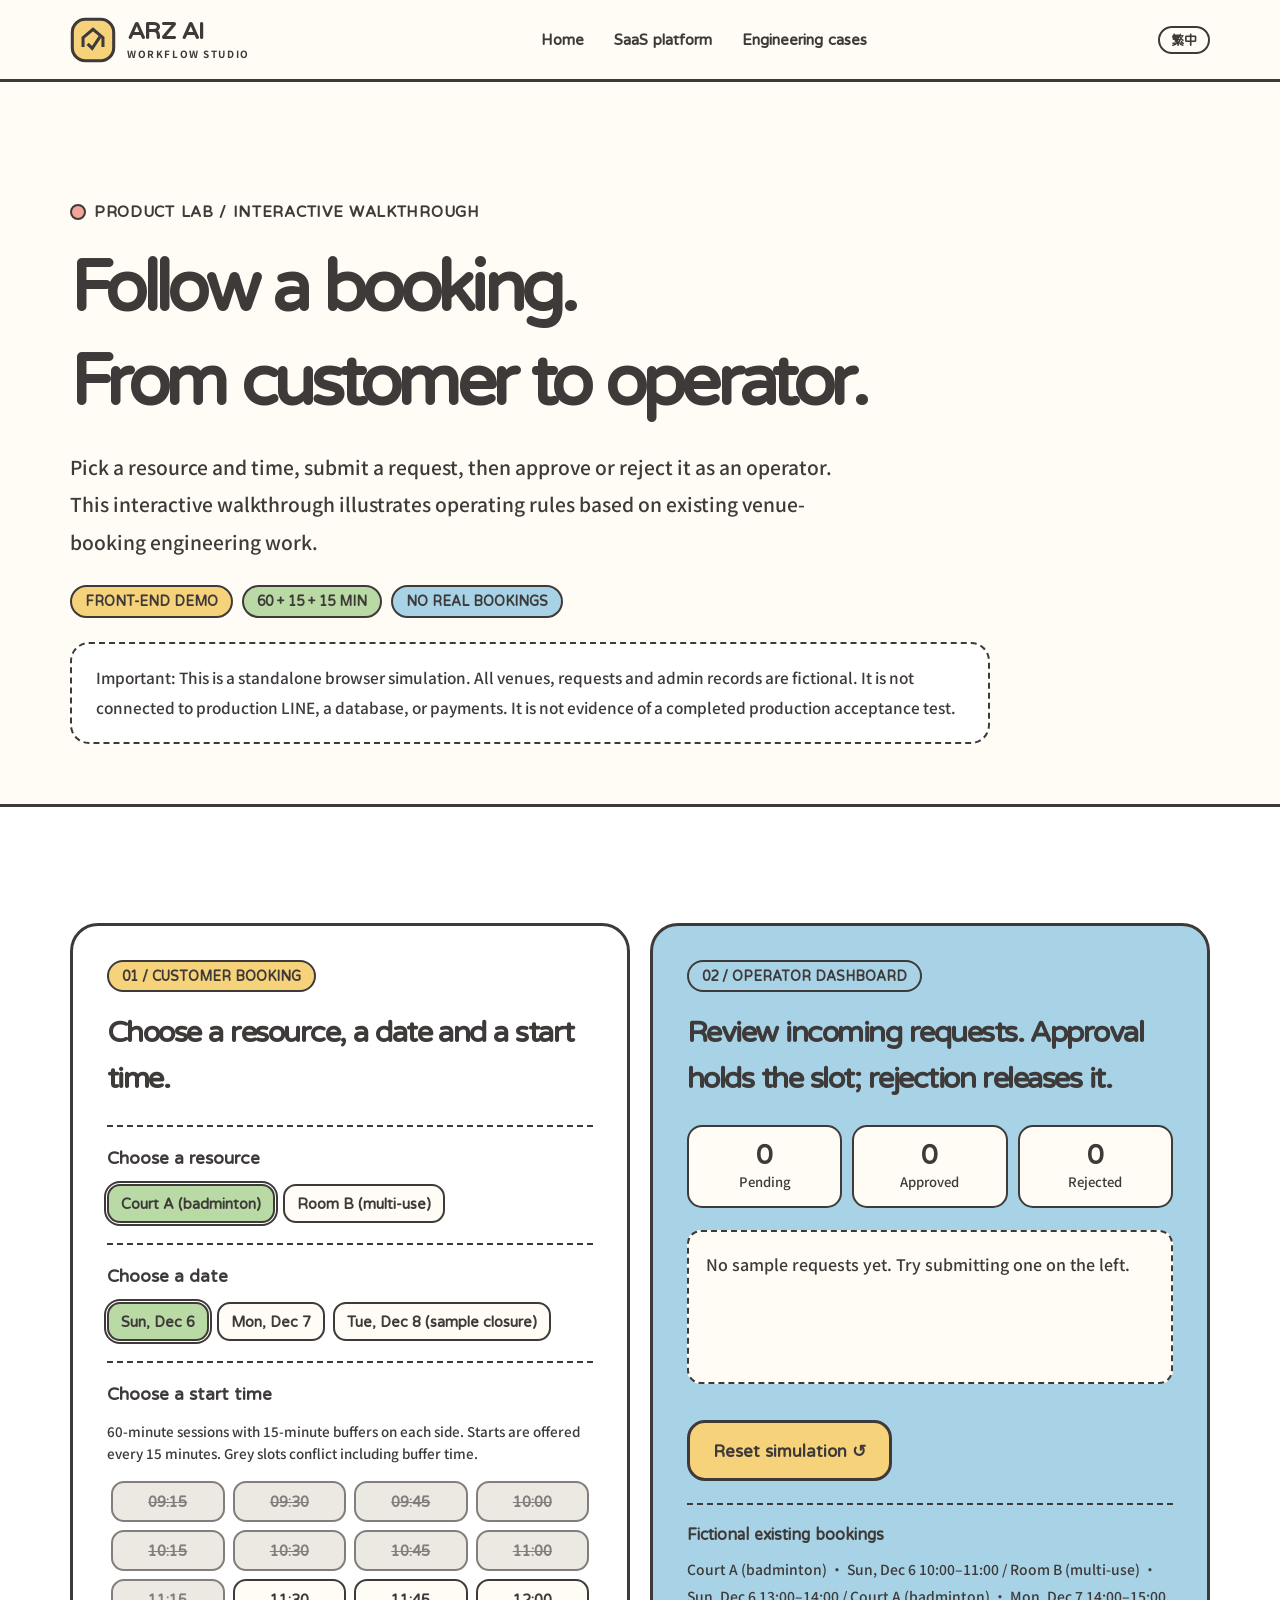
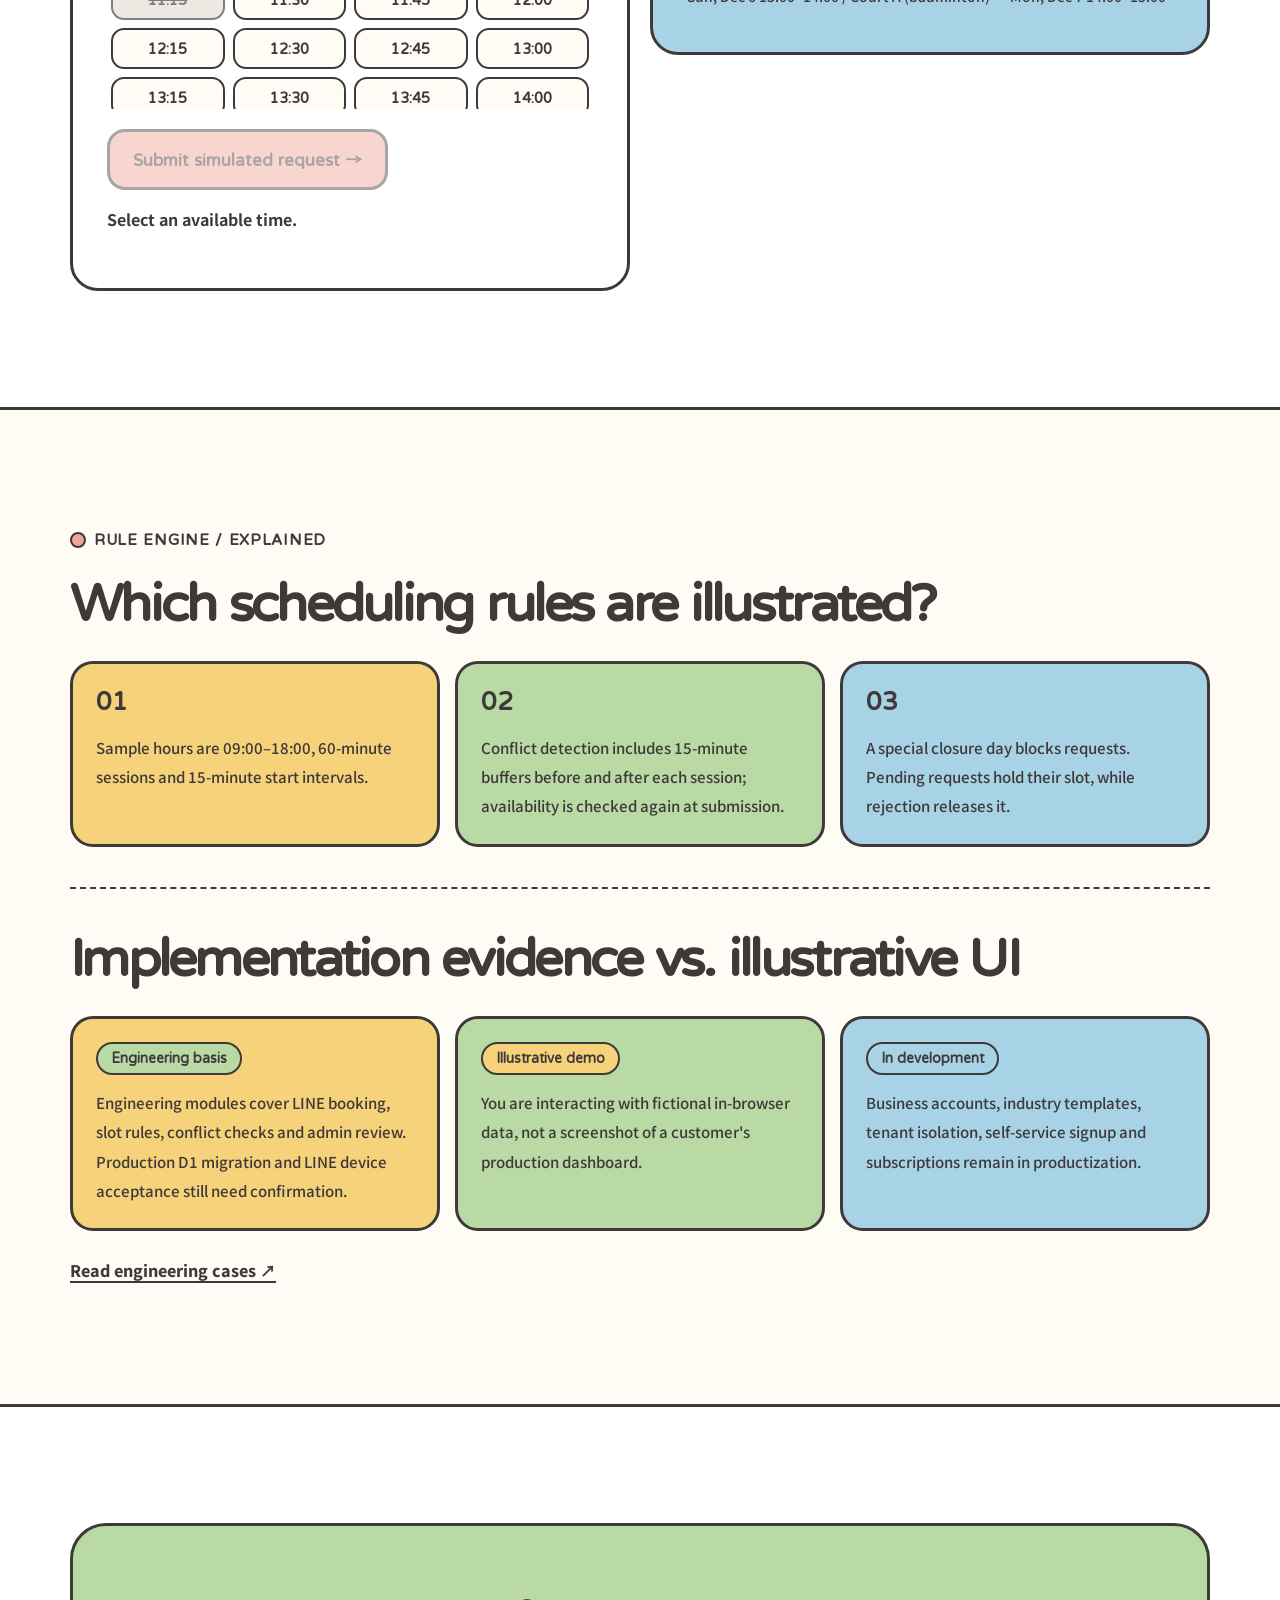
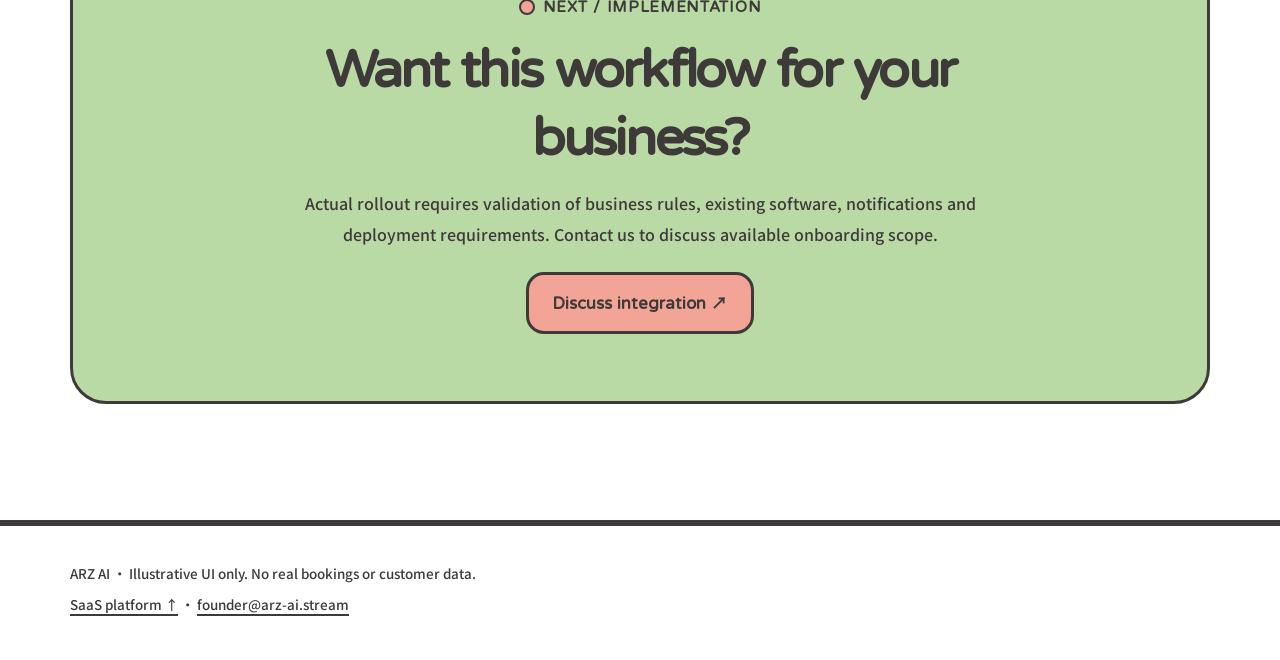
<file: demo-en.html>
<!doctype html>
<html lang="en"><head><meta charset="utf-8"><meta name="viewport" content="width=device-width,initial-scale=1"><meta name="theme-color" content="#FFFCF6"><title>ARZ AI | Interactive Booking SaaS Walkthrough</title><meta name="description" content="Try a browser-only demonstration of booking rules, time slots, double-booking protection and operator approvals. No real orders are created."><link rel="canonical" href="https://arz-ai.stream/demo-en.html"><link rel="alternate" hreflang="zh-Hant" href="https://arz-ai.stream/demo.html"><link rel="alternate" hreflang="en" href="https://arz-ai.stream/demo-en.html"><link rel="icon" href="favicon.svg" type="image/svg+xml"><link rel="stylesheet" href="styles.css"><script defer src="demo.js"></script></head>
<body data-demo-lang="en"><a class="skip-link" href="#main">Skip to content</a>
<header class="site-header"><div class="container header-inner"><a class="brand" href="en.html"><svg class="brand-mark" viewBox="0 0 60 60" aria-hidden="true"><rect x="3" y="3" width="54" height="54" rx="17" fill="#F6D27A" stroke="#3E3A39" stroke-width="4"/><path d="M17 39V27l13-11 13 11v12" stroke="#3E3A39" fill="none" stroke-width="4"/><path d="M23 35l6 6 10-15" stroke="#3E3A39" fill="none" stroke-width="4"/></svg><span class="brand-text">ARZ AI<small>WORKFLOW STUDIO</small></span></a><nav class="dossier-nav"><a href="en.html">Home</a><a href="platform-en.html">SaaS platform</a><a href="cases-en.html">Engineering cases</a></nav><a class="lang-link" href="demo.html">繁中</a></div></header>
<main id="main">
<section class="section platform-hero"><div class="container"><span class="section-kicker">PRODUCT LAB / INTERACTIVE WALKTHROUGH</span><h1 class="walk-title">Follow a booking.<br>From customer to operator.</h1><p class="dossier-lead">Pick a resource and time, submit a request, then approve or reject it as an operator. This interactive walkthrough illustrates operating rules based on existing venue-booking engineering work.</p><div class="platform-badges"><span class="chip chip--yellow">FRONT-END DEMO</span><span class="chip chip--green">60 + 15 + 15 MIN</span><span class="chip chip--blue">NO REAL BOOKINGS</span></div><p class="walk-notice">Important: This is a standalone browser simulation. All venues, requests and admin records are fictional. It is not connected to production LINE, a database, or payments. It is not evidence of a completed production acceptance test.</p></div></section>
<section class="section paper-area" id="simulation"><div class="container"><div class="walk-grid">
<article class="walk-card"><span class="chip chip--yellow">01 / CUSTOMER BOOKING</span><h2>Choose a resource, a date and a start time.</h2>
<div class="walk-field"><h3>Choose a resource</h3><div class="walk-choices" id="walk-venues"><button type="button" data-venue="a" aria-pressed="true">Court A (badminton)</button><button type="button" data-venue="b" aria-pressed="false">Room B (multi-use)</button></div></div>
<div class="walk-field"><h3>Choose a date</h3><div class="walk-choices" id="walk-days"><button type="button" data-day="1" aria-pressed="true"></button><button type="button" data-day="2" aria-pressed="false"></button><button type="button" data-day="3" aria-pressed="false"></button></div></div>
<div class="walk-field"><h3>Choose a start time</h3><p class="walk-help">60-minute sessions with 15-minute buffers on each side. Starts are offered every 15 minutes. Grey slots conflict including buffer time.</p><div class="walk-times" id="walk-times" role="group" aria-label="Choose a start time"></div></div>
<button type="button" class="btn btn--coral" id="walk-submit" disabled>Submit simulated request →</button><p id="walk-message" class="walk-message" role="status" aria-live="polite">Select an available time.</p>
</article>
<article class="walk-card walk-card--manager"><span class="chip chip--blue">02 / OPERATOR DASHBOARD</span><h2>Review incoming requests. Approval holds the slot; rejection releases it.</h2>
<div class="walk-stats"><div><strong id="walk-pending">0</strong><span>Pending</span></div><div><strong id="walk-approved">0</strong><span>Approved</span></div><div><strong id="walk-rejected">0</strong><span>Rejected</span></div></div>
<div id="walk-requests" class="walk-requests" aria-live="polite"><p>No sample requests yet. Try submitting one on the left.</p></div><button type="button" class="btn btn--yellow" id="walk-reset">Reset simulation ↺</button>
<div class="walk-seeds"><strong>Fictional existing bookings</strong><p id="walk-seed-list"></p></div>
</article></div></div></section>
<section class="section" id="rules"><div class="container"><span class="section-kicker">RULE ENGINE / EXPLAINED</span><h2>Which scheduling rules are illustrated?</h2><div class="walk-three"><article><span>01</span><p>Sample hours are 09:00–18:00, 60-minute sessions and 15-minute start intervals.</p></article><article><span>02</span><p>Conflict detection includes 15-minute buffers before and after each session; availability is checked again at submission.</p></article><article><span>03</span><p>A special closure day blocks requests. Pending requests hold their slot, while rejection releases it.</p></article></div>
<div class="walk-evidence"><h2>Implementation evidence vs. illustrative UI</h2><div class="walk-three"><article><span class="chip chip--green">Engineering basis</span><p>Engineering modules cover LINE booking, slot rules, conflict checks and admin review. Production D1 migration and LINE device acceptance still need confirmation.</p></article><article><span class="chip chip--yellow">Illustrative demo</span><p>You are interacting with fictional in-browser data, not a screenshot of a customer's production dashboard.</p></article><article><span class="chip chip--blue">In development</span><p>Business accounts, industry templates, tenant isolation, self-service signup and subscriptions remain in productization.</p></article></div><a class="text-cta" href="cases-en.html#case-1">Read engineering cases ↗</a></div></div></section>
<section class="section paper-area" id="contact"><div class="container"><div class="platform-contact"><span class="section-kicker">NEXT / IMPLEMENTATION</span><h2>Want this workflow for your business?</h2><p>Actual rollout requires validation of business rules, existing software, notifications and deployment requirements. Contact us to discuss available onboarding scope.</p><a class="btn btn--coral" href="mailto:founder@arz-ai.stream?subject=ARZ%20AI%20SaaS%20Demo">Discuss integration ↗</a></div></div></section>
</main><footer class="footer"><div class="container"><p>ARZ AI · Illustrative UI only. No real bookings or customer data.</p><p><a href="platform-en.html">SaaS platform ↑</a> · <a href="mailto:founder@arz-ai.stream">founder@arz-ai.stream</a></p></div></footer>
<script id="walk-l10n" type="application/json">{"lang":"en","title":"ARZ AI | Interactive Booking SaaS Walkthrough","description":"Try a browser-only demonstration of booking rules, time slots, double-booking protection and operator approvals. No real orders are created.","home":"Home","platform":"SaaS platform","cases":"Engineering cases","toggle":"繁中","hero":"Follow a booking.\u003cbr>From customer to operator.","intro":"Pick a resource and time, submit a request, then approve or reject it as an operator. This interactive walkthrough illustrates operating rules based on existing venue-booking engineering work.","notice":"Important: This is a standalone browser simulation. All venues, requests and admin records are fictional. It is not connected to production LINE, a database, or payments. It is not evidence of a completed production acceptance test.","entry":"01 / CUSTOMER BOOKING","entrySub":"Choose a resource, a date and a start time.","pickResource":"Choose a resource","pickDate":"Choose a date","pickTime":"Choose a start time","venueA":"Court A (badminton)","venueB":"Room B (multi-use)","timeHelp":"60-minute sessions with 15-minute buffers on each side. Starts are offered every 15 minutes. Grey slots conflict including buffer time.","send":"Submit simulated request","manager":"02 / OPERATOR DASHBOARD","managerSub":"Review incoming requests. Approval holds the slot; rejection releases it.","pending":"Pending","approved":"Approved","rejected":"Rejected","empty":"No sample requests yet. Try submitting one on the left.","accept":"Approve","deny":"Reject","reset":"Reset simulation","seedTitle":"Fictional existing bookings","closed":"This sample day is closed. Choose a different date.","closedTag":"(sample closure)","choose":"Select an available time.","ready":"Availability will be rechecked before submission.","sent":"Sample request submitted. Use the dashboard to review it.","taken":"This slot conflicts with another booking, including buffers. Choose another time.","acceptedText":"Approved. The slot stays reserved.","rejectedText":"Rejected. The slot is available again.","resetText":"Simulation reset.","ruleHead":"Which scheduling rules are illustrated?","rule1":"Sample hours are 09:00–18:00, 60-minute sessions and 15-minute start intervals.","rule2":"Conflict detection includes 15-minute buffers before and after each session; availability is checked again at submission.","rule3":"A special closure day blocks requests. Pending requests hold their slot, while rejection releases it.","evidenceHead":"Implementation evidence vs. illustrative UI","evidence1":"Engineering modules cover LINE booking, slot rules, conflict checks and admin review. Production D1 migration and LINE device acceptance still need confirmation.","evidence2":"You are interacting with fictional in-browser data, not a screenshot of a customer's production dashboard.","evidence3":"Business accounts, industry templates, tenant isolation, self-service signup and subscriptions remain in productization.","tag1":"Engineering basis","tag2":"Illustrative demo","tag3":"In development","more":"Read engineering cases","next":"Want this workflow for your business?","nextBody":"Actual rollout requires validation of business rules, existing software, notifications and deployment requirements. Contact us to discuss available onboarding scope.","contact":"Discuss integration","footer":"Illustrative UI only. No real bookings or customer data."}</script></body></html>
</file>
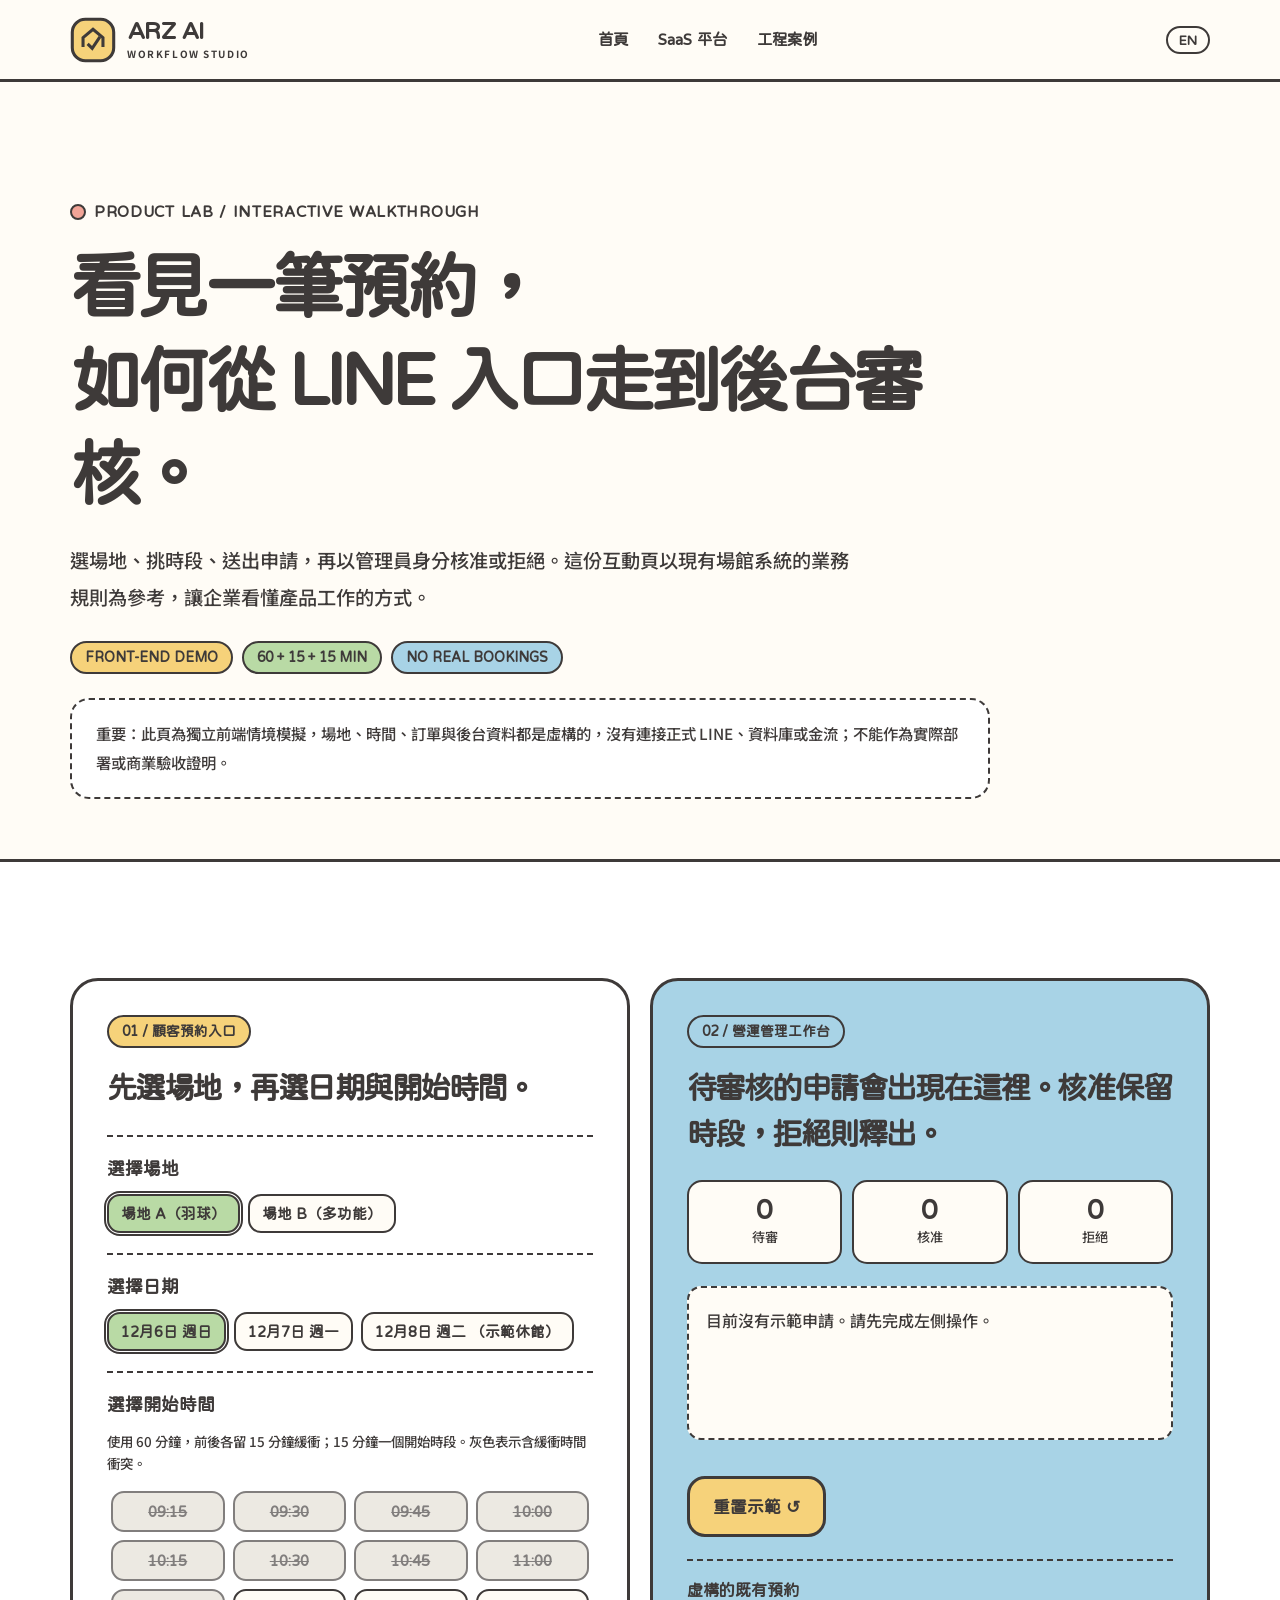
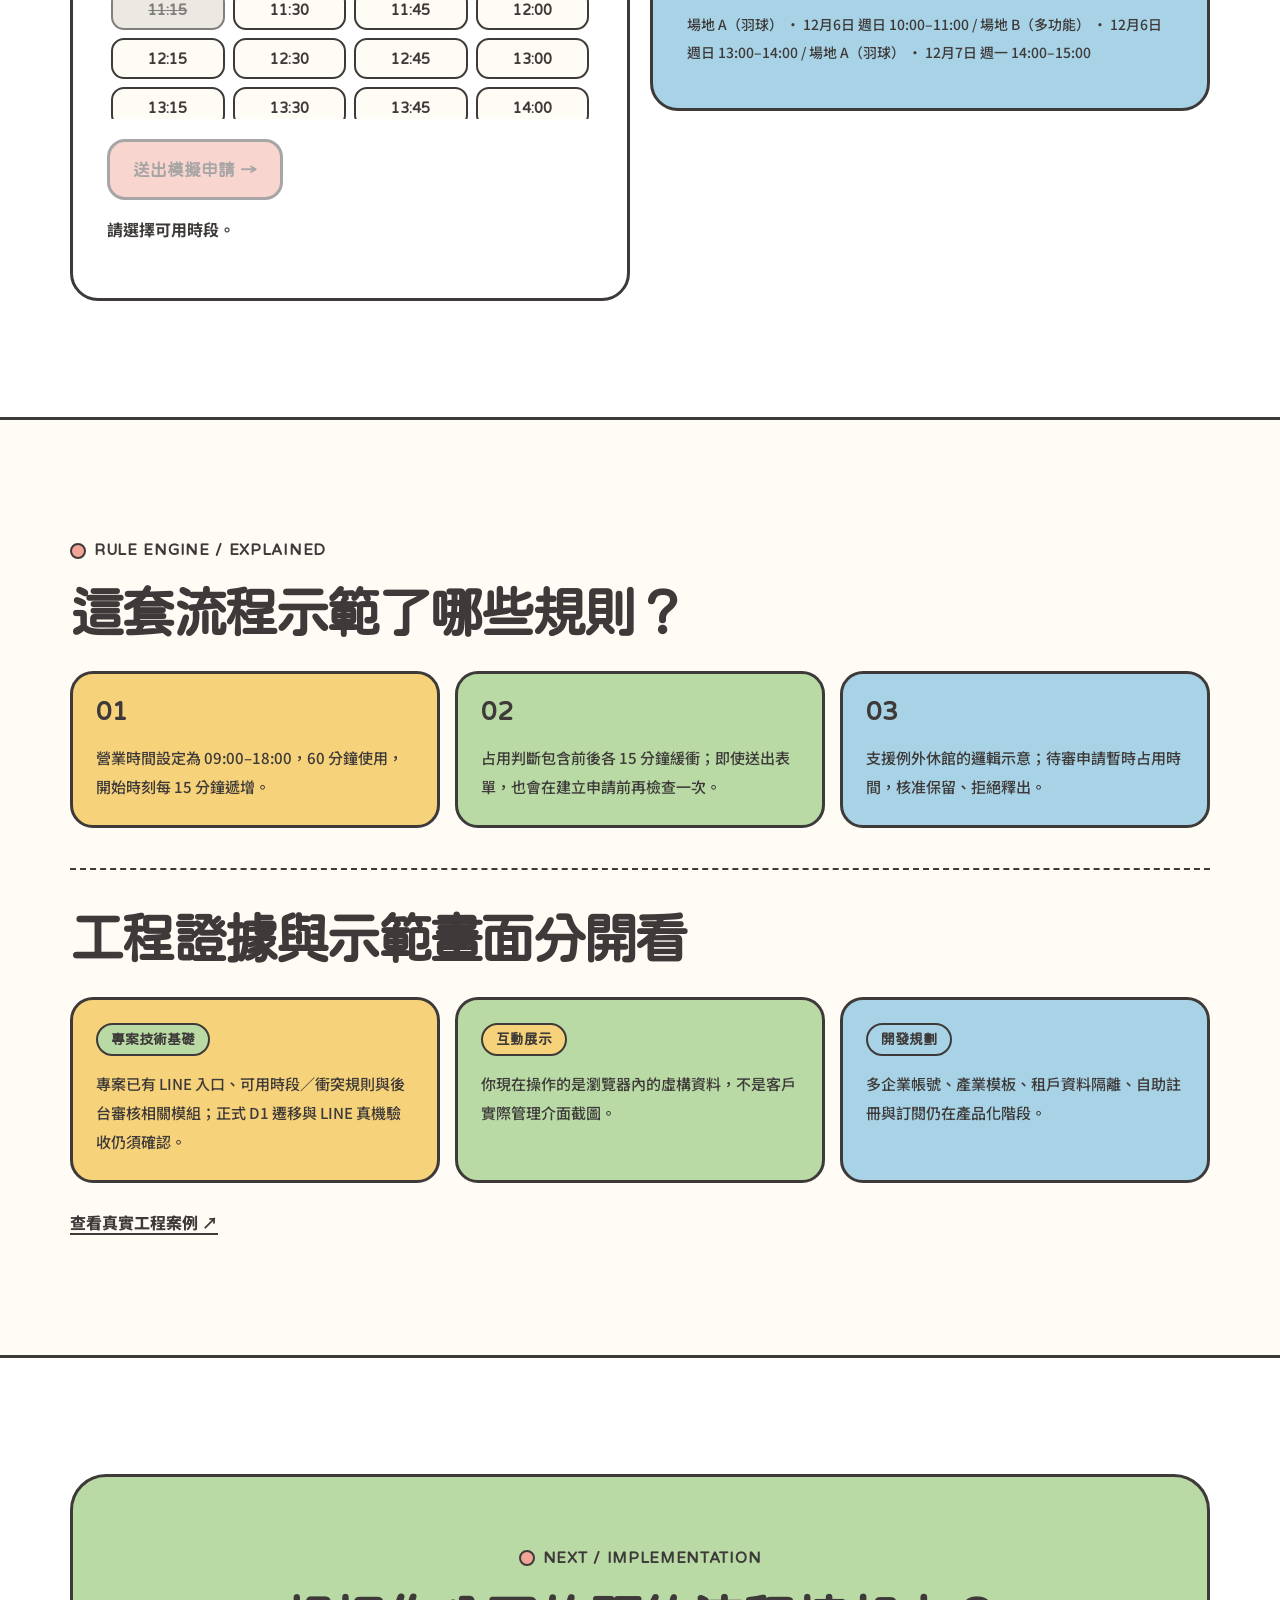
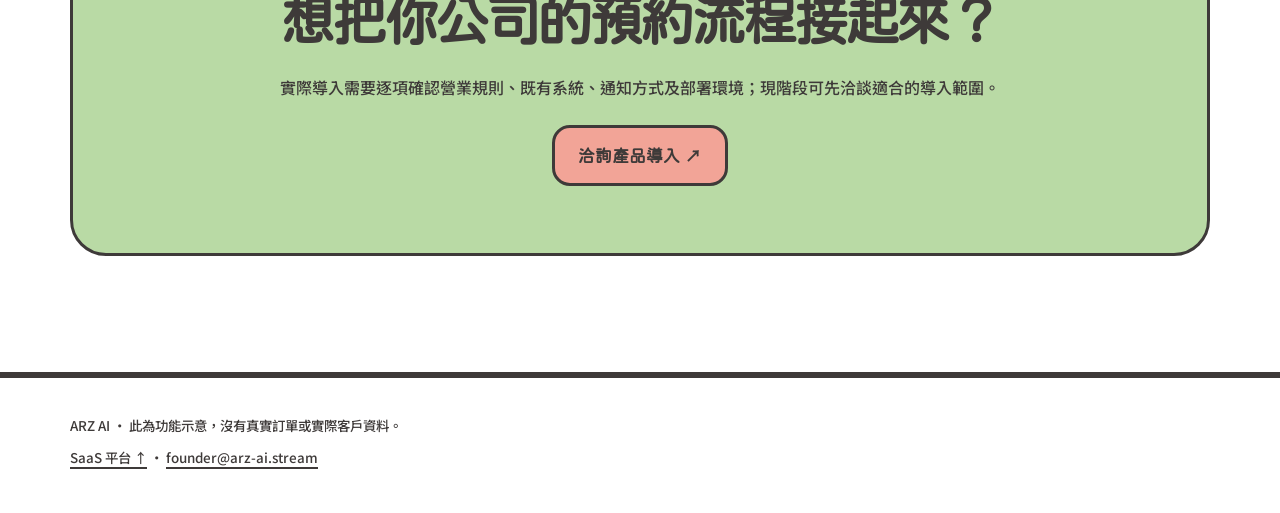
<file: demo.html>
<!doctype html>
<html lang="zh-Hant"><head><meta charset="utf-8"><meta name="viewport" content="width=device-width,initial-scale=1"><meta name="theme-color" content="#FFFCF6"><title>ARZ AI｜SaaS 預約與審核互動示範</title><meta name="description" content="透過示範親手體驗 ARZ AI 的場地預約、時段規則、衝突防護及管理端審核流程。展示採虛構資料，不會建立真實訂單。"><link rel="canonical" href="https://arz-ai.stream/demo.html"><link rel="alternate" hreflang="zh-Hant" href="https://arz-ai.stream/demo.html"><link rel="alternate" hreflang="en" href="https://arz-ai.stream/demo-en.html"><link rel="icon" href="favicon.svg" type="image/svg+xml"><link rel="stylesheet" href="styles.css"><script defer src="demo.js"></script></head>
<body data-demo-lang="zh"><a class="skip-link" href="#main">跳至主要內容</a>
<header class="site-header"><div class="container header-inner"><a class="brand" href="index.html"><svg class="brand-mark" viewBox="0 0 60 60" aria-hidden="true"><rect x="3" y="3" width="54" height="54" rx="17" fill="#F6D27A" stroke="#3E3A39" stroke-width="4"/><path d="M17 39V27l13-11 13 11v12" stroke="#3E3A39" fill="none" stroke-width="4"/><path d="M23 35l6 6 10-15" stroke="#3E3A39" fill="none" stroke-width="4"/></svg><span class="brand-text">ARZ AI<small>WORKFLOW STUDIO</small></span></a><nav class="dossier-nav"><a href="index.html">首頁</a><a href="platform.html">SaaS 平台</a><a href="cases.html">工程案例</a></nav><a class="lang-link" href="demo-en.html">EN</a></div></header>
<main id="main">
<section class="section platform-hero"><div class="container"><span class="section-kicker">PRODUCT LAB / INTERACTIVE WALKTHROUGH</span><h1 class="walk-title">看見一筆預約，<br>如何從 LINE 入口走到後台審核。</h1><p class="dossier-lead">選場地、挑時段、送出申請，再以管理員身分核准或拒絕。這份互動頁以現有場館系統的業務規則為參考，讓企業看懂產品工作的方式。</p><div class="platform-badges"><span class="chip chip--yellow">FRONT-END DEMO</span><span class="chip chip--green">60 + 15 + 15 MIN</span><span class="chip chip--blue">NO REAL BOOKINGS</span></div><p class="walk-notice">重要：此頁為獨立前端情境模擬，場地、時間、訂單與後台資料都是虛構的，沒有連接正式 LINE、資料庫或金流；不能作為實際部署或商業驗收證明。</p></div></section>
<section class="section paper-area" id="simulation"><div class="container"><div class="walk-grid">
<article class="walk-card"><span class="chip chip--yellow">01 / 顧客預約入口</span><h2>先選場地，再選日期與開始時間。</h2>
<div class="walk-field"><h3>選擇場地</h3><div class="walk-choices" id="walk-venues"><button type="button" data-venue="a" aria-pressed="true">場地 A（羽球）</button><button type="button" data-venue="b" aria-pressed="false">場地 B（多功能）</button></div></div>
<div class="walk-field"><h3>選擇日期</h3><div class="walk-choices" id="walk-days"><button type="button" data-day="1" aria-pressed="true"></button><button type="button" data-day="2" aria-pressed="false"></button><button type="button" data-day="3" aria-pressed="false"></button></div></div>
<div class="walk-field"><h3>選擇開始時間</h3><p class="walk-help">使用 60 分鐘，前後各留 15 分鐘緩衝；15 分鐘一個開始時段。灰色表示含緩衝時間衝突。</p><div class="walk-times" id="walk-times" role="group" aria-label="選擇開始時間"></div></div>
<button type="button" class="btn btn--coral" id="walk-submit" disabled>送出模擬申請 →</button><p id="walk-message" class="walk-message" role="status" aria-live="polite">請選擇可用時段。</p>
</article>
<article class="walk-card walk-card--manager"><span class="chip chip--blue">02 / 營運管理工作台</span><h2>待審核的申請會出現在這裡。核准保留時段，拒絕則釋出。</h2>
<div class="walk-stats"><div><strong id="walk-pending">0</strong><span>待審</span></div><div><strong id="walk-approved">0</strong><span>核准</span></div><div><strong id="walk-rejected">0</strong><span>拒絕</span></div></div>
<div id="walk-requests" class="walk-requests" aria-live="polite"><p>目前沒有示範申請。請先完成左側操作。</p></div><button type="button" class="btn btn--yellow" id="walk-reset">重置示範 ↺</button>
<div class="walk-seeds"><strong>虛構的既有預約</strong><p id="walk-seed-list"></p></div>
</article></div></div></section>
<section class="section" id="rules"><div class="container"><span class="section-kicker">RULE ENGINE / EXPLAINED</span><h2>這套流程示範了哪些規則？</h2><div class="walk-three"><article><span>01</span><p>營業時間設定為 09:00–18:00，60 分鐘使用，開始時刻每 15 分鐘遞增。</p></article><article><span>02</span><p>占用判斷包含前後各 15 分鐘緩衝；即使送出表單，也會在建立申請前再檢查一次。</p></article><article><span>03</span><p>支援例外休館的邏輯示意；待審申請暫時占用時間，核准保留、拒絕釋出。</p></article></div>
<div class="walk-evidence"><h2>工程證據與示範畫面分開看</h2><div class="walk-three"><article><span class="chip chip--green">專案技術基礎</span><p>專案已有 LINE 入口、可用時段／衝突規則與後台審核相關模組；正式 D1 遷移與 LINE 真機驗收仍須確認。</p></article><article><span class="chip chip--yellow">互動展示</span><p>你現在操作的是瀏覽器內的虛構資料，不是客戶實際管理介面截圖。</p></article><article><span class="chip chip--blue">開發規劃</span><p>多企業帳號、產業模板、租戶資料隔離、自助註冊與訂閱仍在產品化階段。</p></article></div><a class="text-cta" href="cases.html#case-1">查看真實工程案例 ↗</a></div></div></section>
<section class="section paper-area" id="contact"><div class="container"><div class="platform-contact"><span class="section-kicker">NEXT / IMPLEMENTATION</span><h2>想把你公司的預約流程接起來？</h2><p>實際導入需要逐項確認營業規則、既有系統、通知方式及部署環境；現階段可先洽談適合的導入範圍。</p><a class="btn btn--coral" href="mailto:founder@arz-ai.stream?subject=ARZ%20AI%20SaaS%20Demo">洽詢產品導入 ↗</a></div></div></section>
</main><footer class="footer"><div class="container"><p>ARZ AI · 此為功能示意，沒有真實訂單或實際客戶資料。</p><p><a href="platform.html">SaaS 平台 ↑</a> · <a href="mailto:founder@arz-ai.stream">founder@arz-ai.stream</a></p></div></footer>
<script id="walk-l10n" type="application/json">{"lang":"zh-Hant","title":"ARZ AI｜SaaS 預約與審核互動示範","description":"透過示範親手體驗 ARZ AI 的場地預約、時段規則、衝突防護及管理端審核流程。展示採虛構資料，不會建立真實訂單。","home":"首頁","platform":"SaaS 平台","cases":"工程案例","toggle":"EN","hero":"看見一筆預約，\u003cbr>如何從 LINE 入口走到後台審核。","intro":"選場地、挑時段、送出申請，再以管理員身分核准或拒絕。這份互動頁以現有場館系統的業務規則為參考，讓企業看懂產品工作的方式。","notice":"重要：此頁為獨立前端情境模擬，場地、時間、訂單與後台資料都是虛構的，沒有連接正式 LINE、資料庫或金流；不能作為實際部署或商業驗收證明。","entry":"01 / 顧客預約入口","entrySub":"先選場地，再選日期與開始時間。","pickResource":"選擇場地","pickDate":"選擇日期","pickTime":"選擇開始時間","venueA":"場地 A（羽球）","venueB":"場地 B（多功能）","timeHelp":"使用 60 分鐘，前後各留 15 分鐘緩衝；15 分鐘一個開始時段。灰色表示含緩衝時間衝突。","send":"送出模擬申請","manager":"02 / 營運管理工作台","managerSub":"待審核的申請會出現在這裡。核准保留時段，拒絕則釋出。","pending":"待審","approved":"核准","rejected":"拒絕","empty":"目前沒有示範申請。請先完成左側操作。","accept":"核准","deny":"拒絕","reset":"重置示範","seedTitle":"虛構的既有預約","closed":"這是示範休館日，請改選日期。","closedTag":"（示範休館）","choose":"請選擇可用時段。","ready":"送出前會再次檢查是否撞期。","sent":"模擬申請已送出，請到右側工作台進行審核。","taken":"此時段已與其他預約（含緩衝）衝突，請重新選擇。","acceptedText":"已核准，時段仍被保留。","rejectedText":"已拒絕，時段已釋出。","resetText":"示範已重置。","ruleHead":"這套流程示範了哪些規則？","rule1":"營業時間設定為 09:00–18:00，60 分鐘使用，開始時刻每 15 分鐘遞增。","rule2":"占用判斷包含前後各 15 分鐘緩衝；即使送出表單，也會在建立申請前再檢查一次。","rule3":"支援例外休館的邏輯示意；待審申請暫時占用時間，核准保留、拒絕釋出。","evidenceHead":"工程證據與示範畫面分開看","evidence1":"專案已有 LINE 入口、可用時段／衝突規則與後台審核相關模組；正式 D1 遷移與 LINE 真機驗收仍須確認。","evidence2":"你現在操作的是瀏覽器內的虛構資料，不是客戶實際管理介面截圖。","evidence3":"多企業帳號、產業模板、租戶資料隔離、自助註冊與訂閱仍在產品化階段。","tag1":"專案技術基礎","tag2":"互動展示","tag3":"開發規劃","more":"查看真實工程案例","next":"想把你公司的預約流程接起來？","nextBody":"實際導入需要逐項確認營業規則、既有系統、通知方式及部署環境；現階段可先洽談適合的導入範圍。","contact":"洽詢產品導入","footer":"此為功能示意，沒有真實訂單或實際客戶資料。"}</script></body></html>
</file>
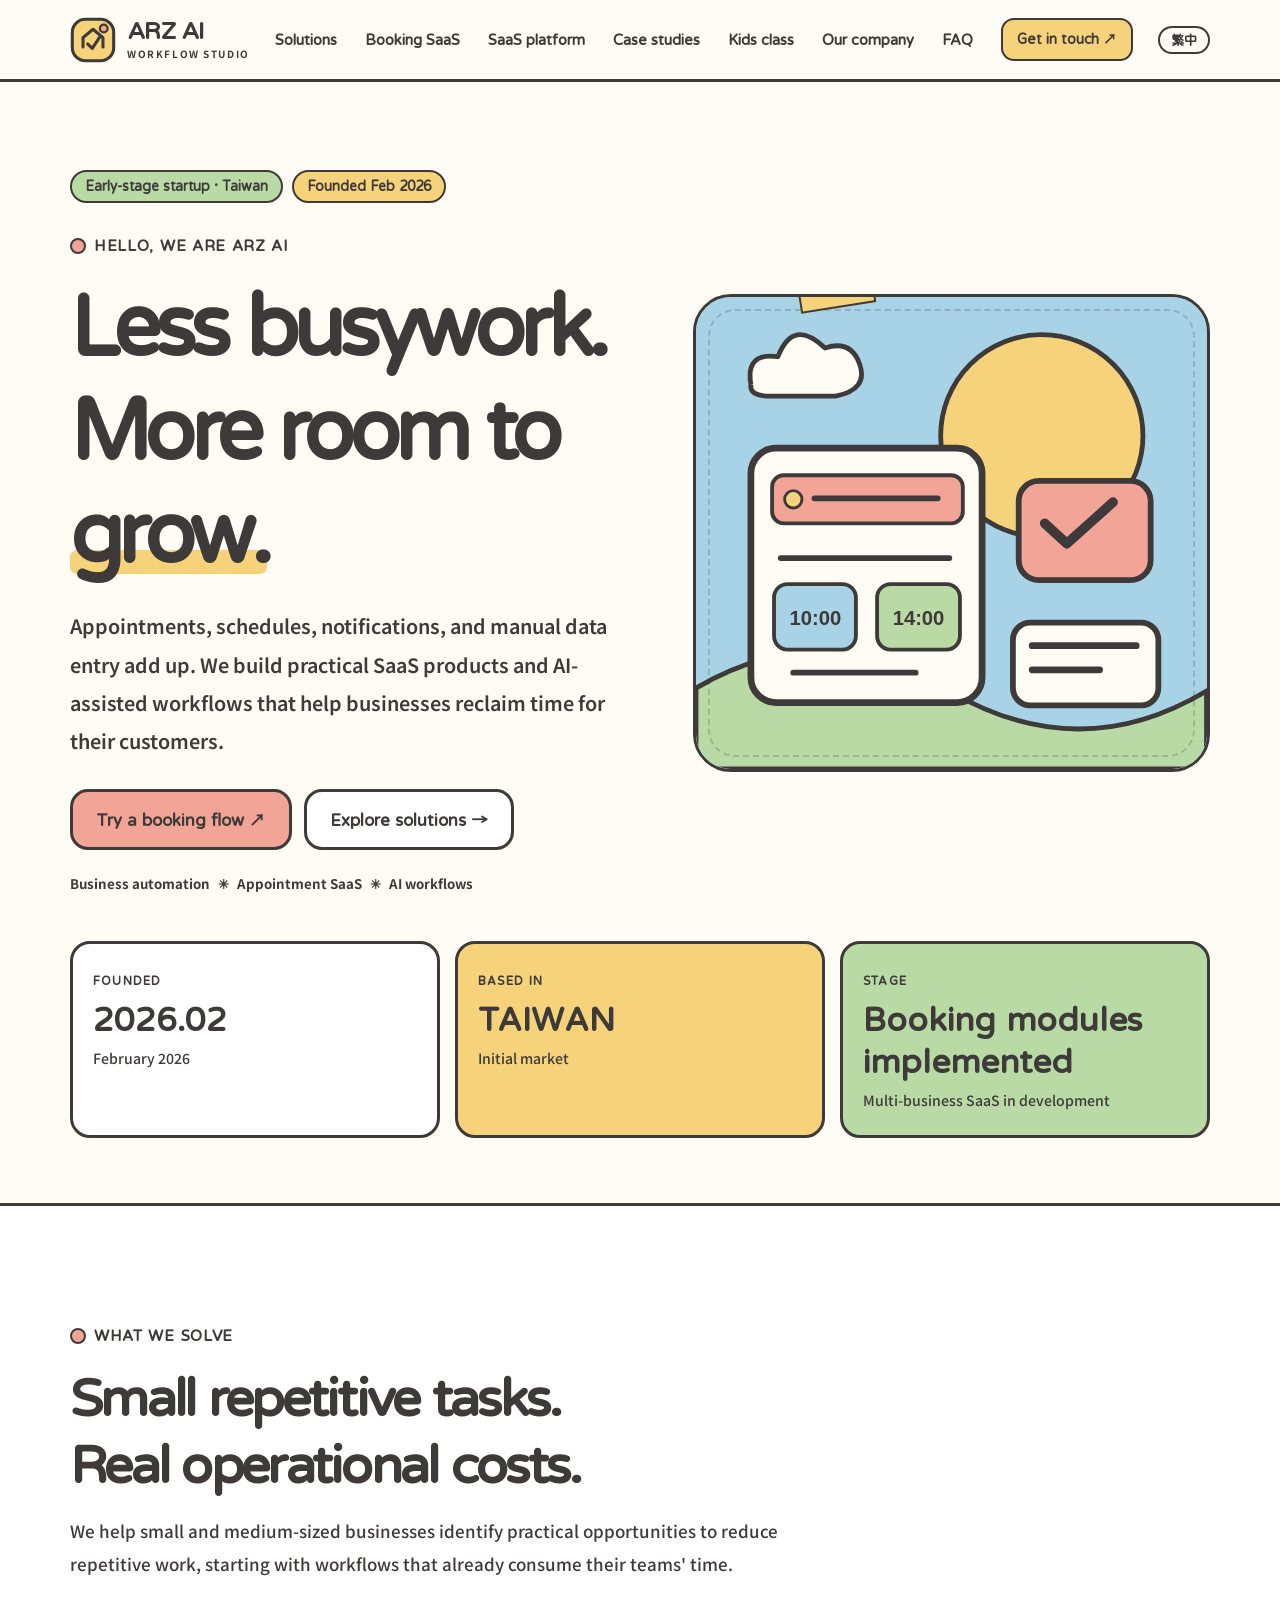
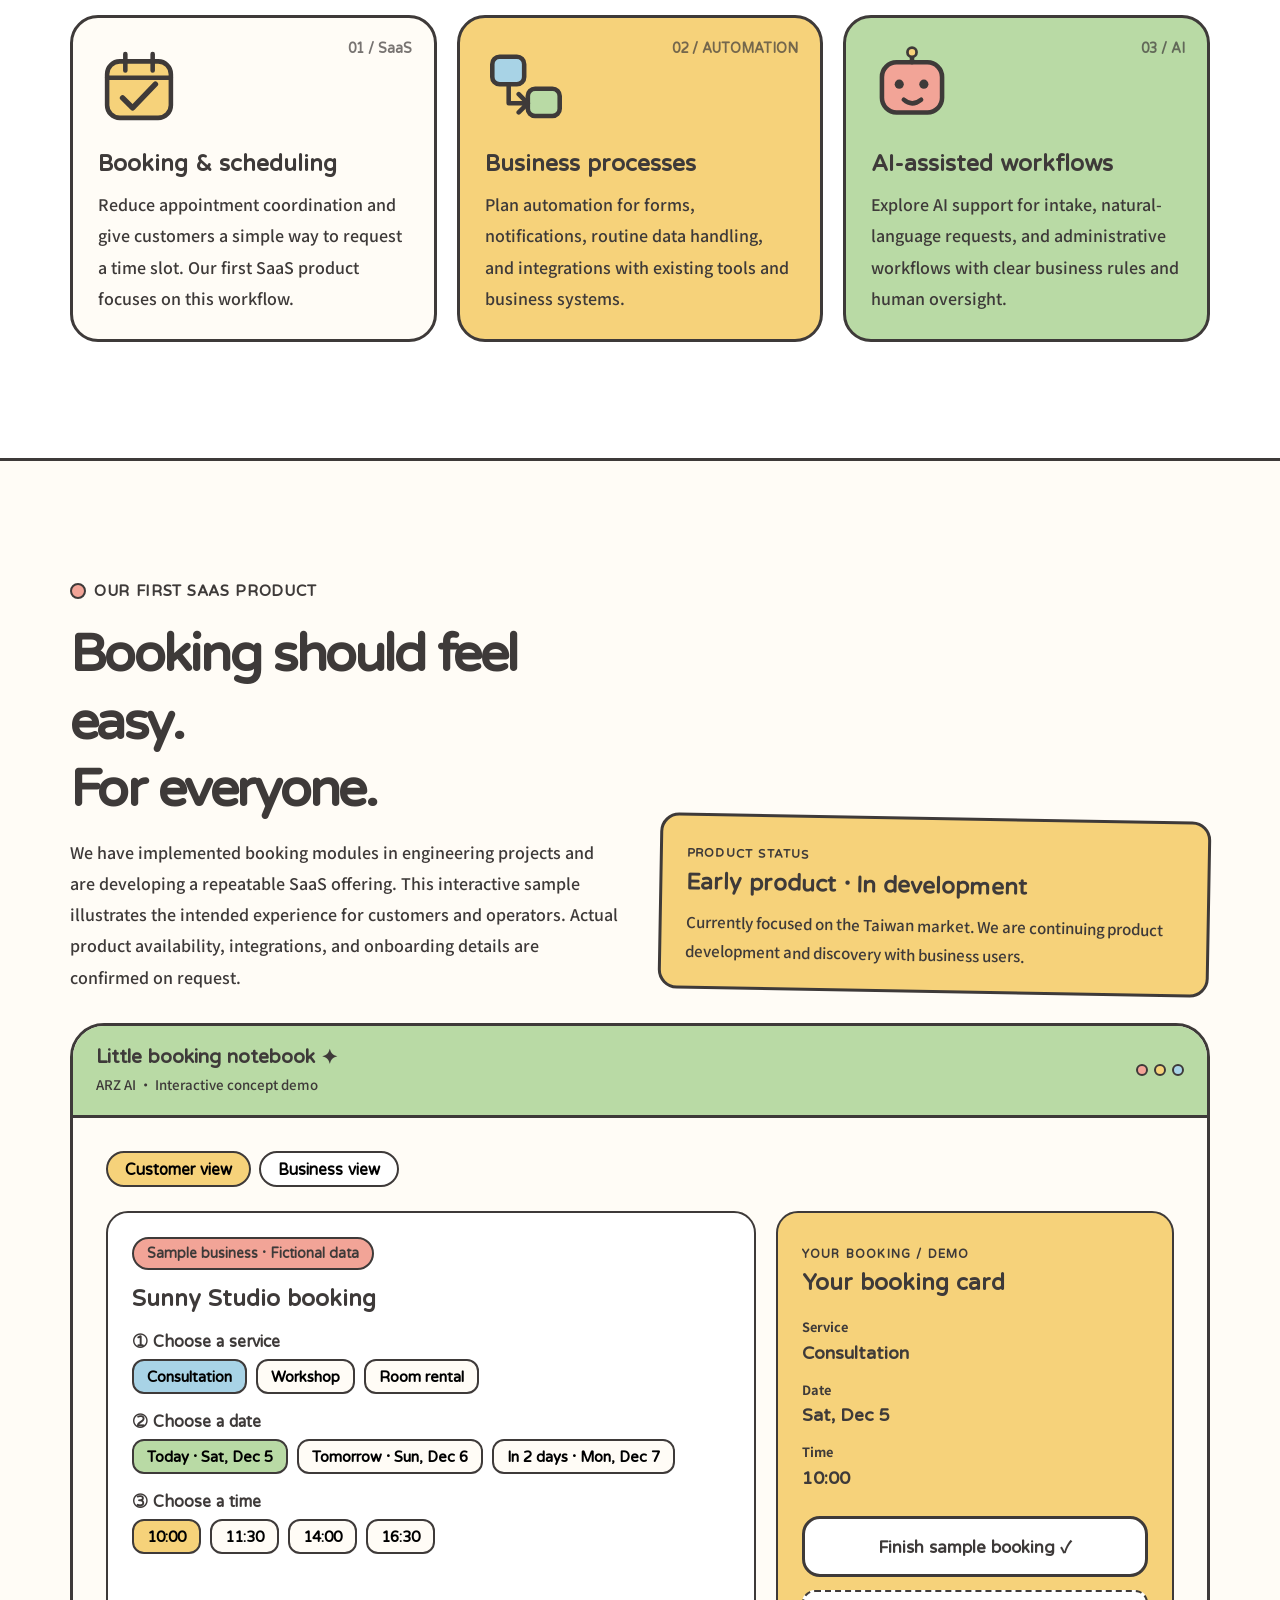
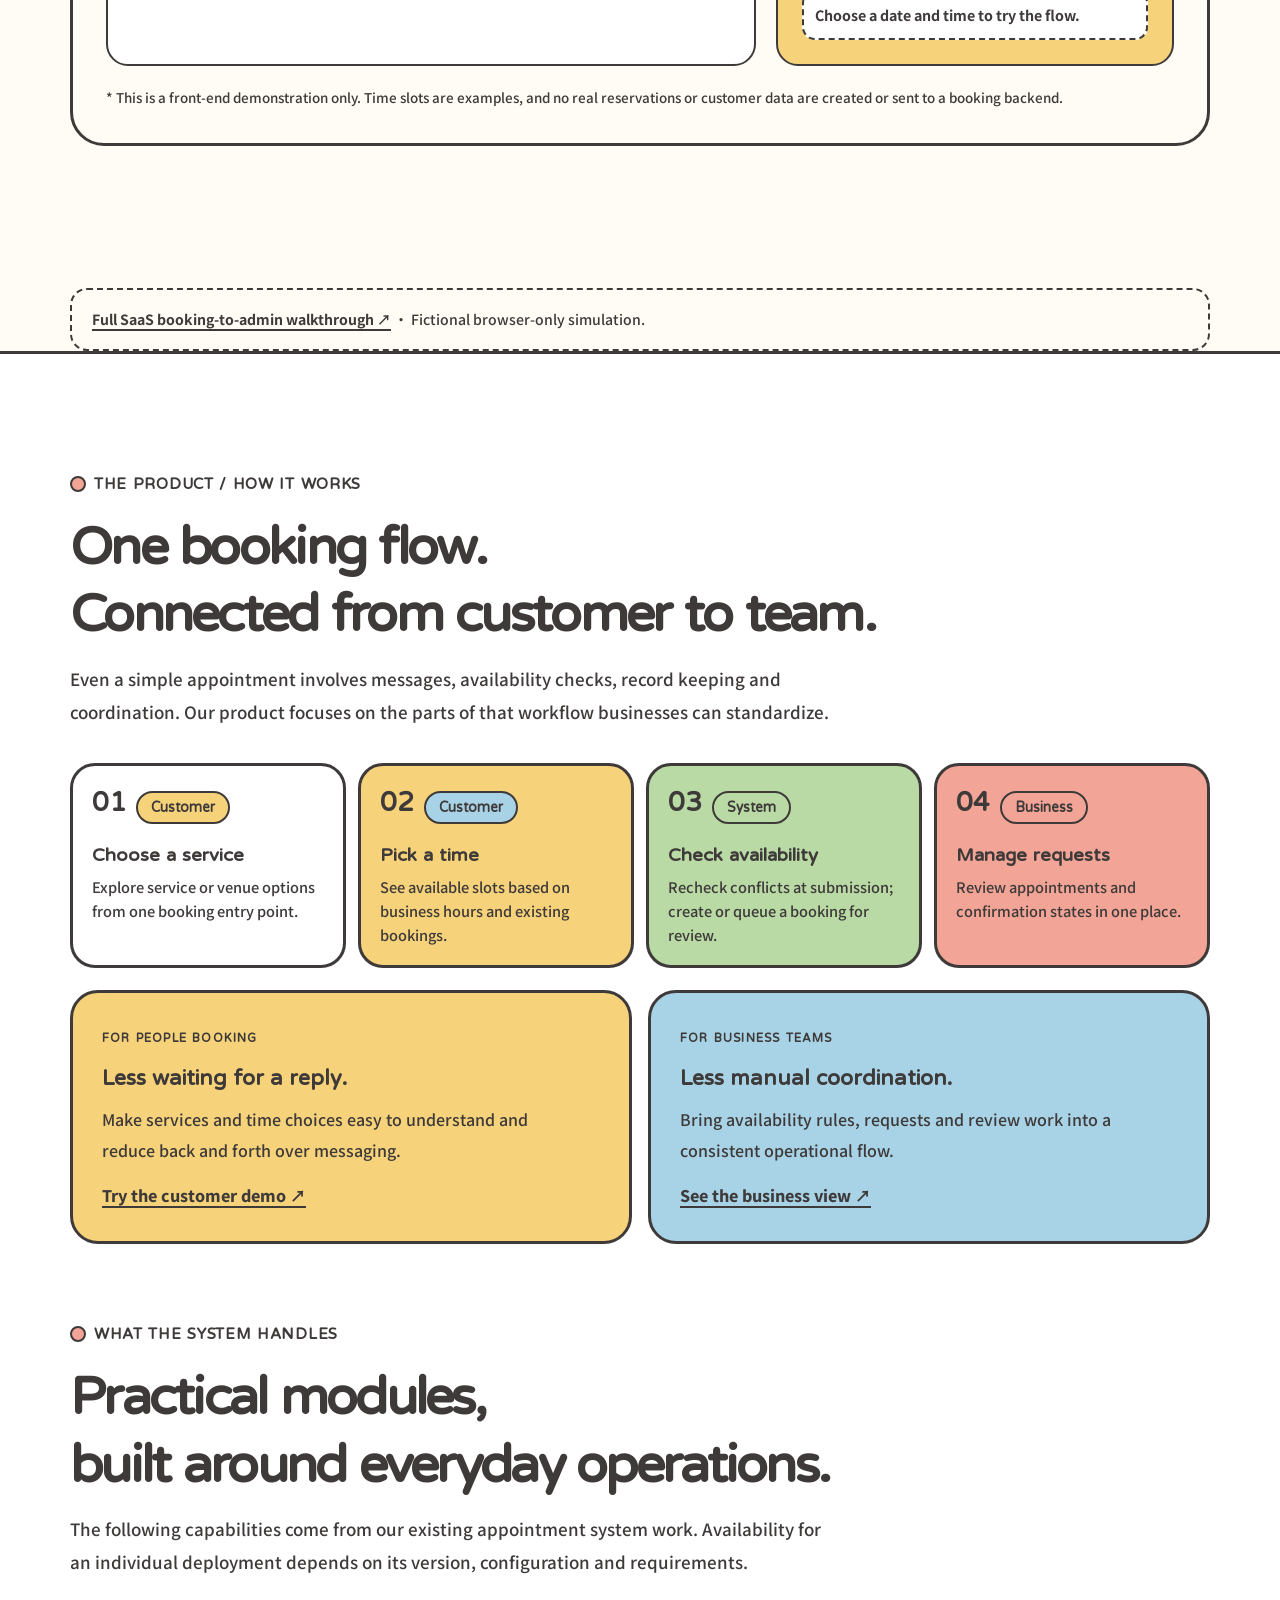
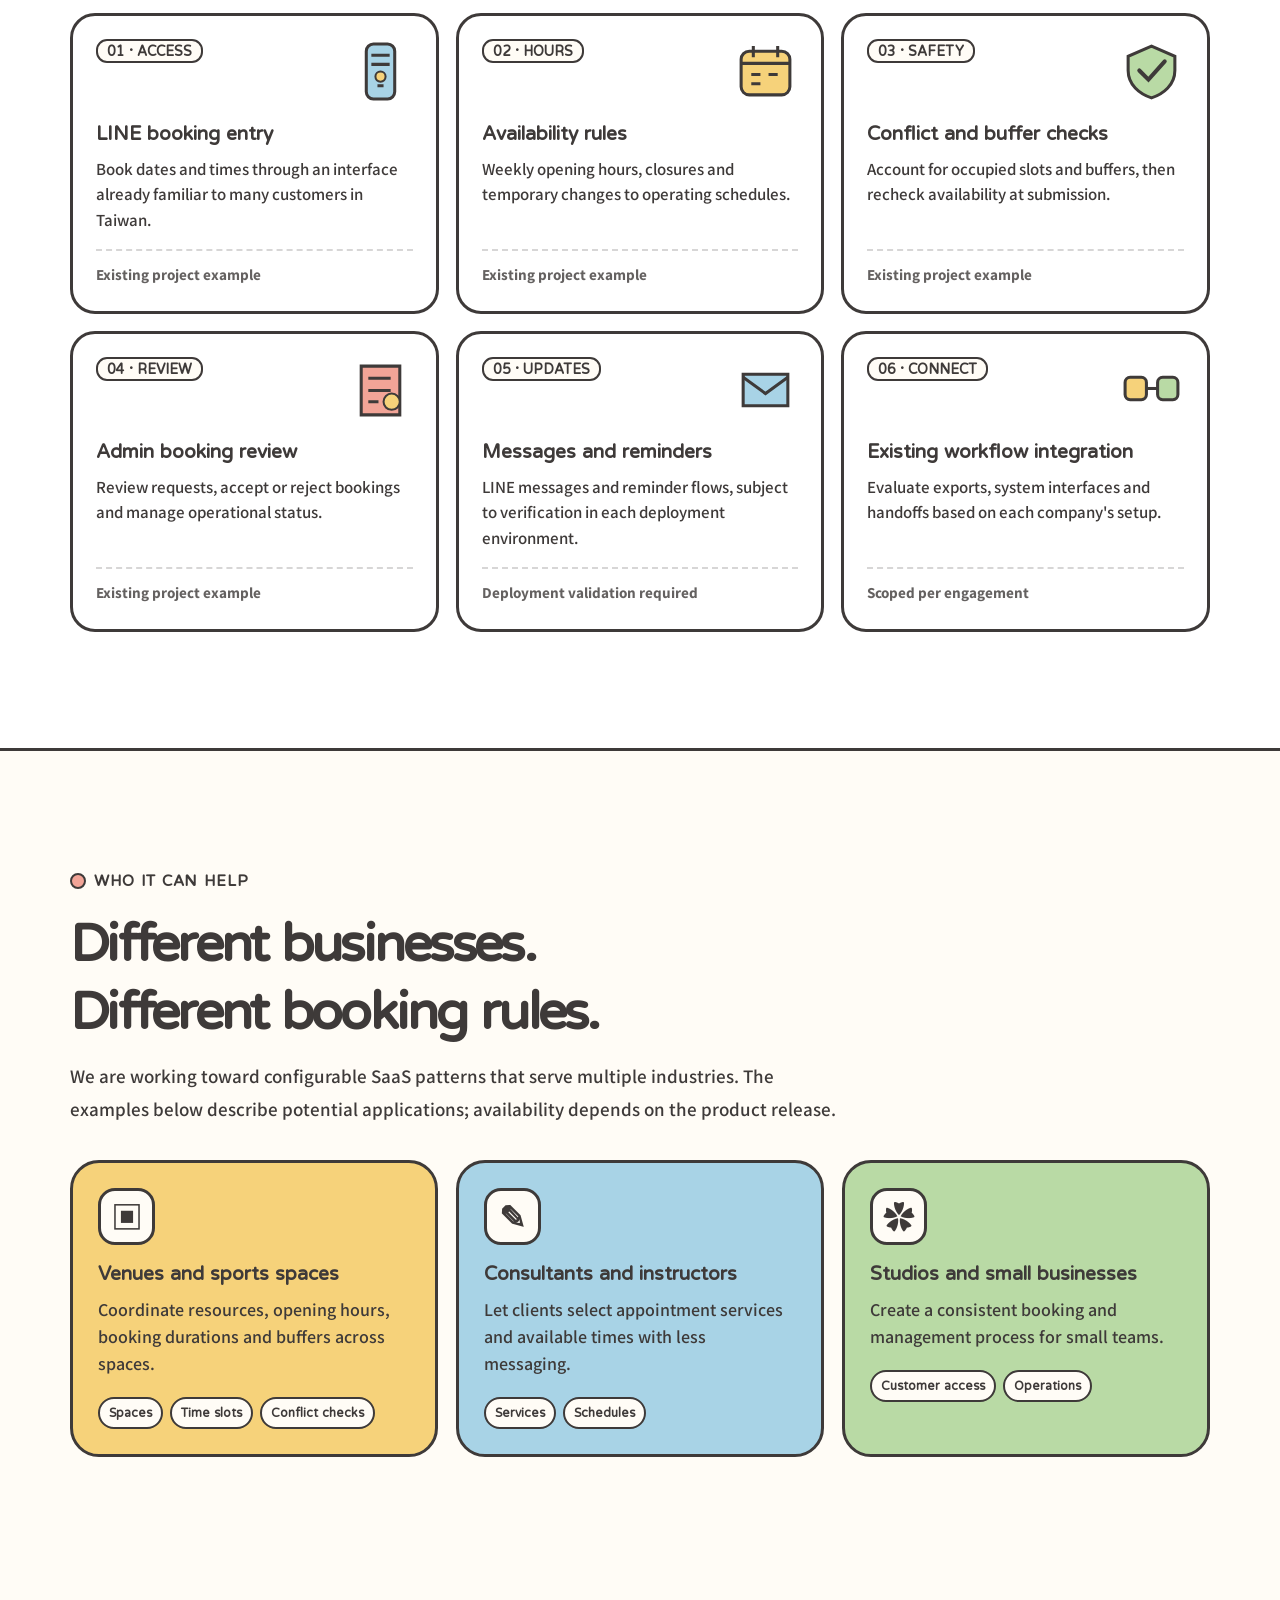
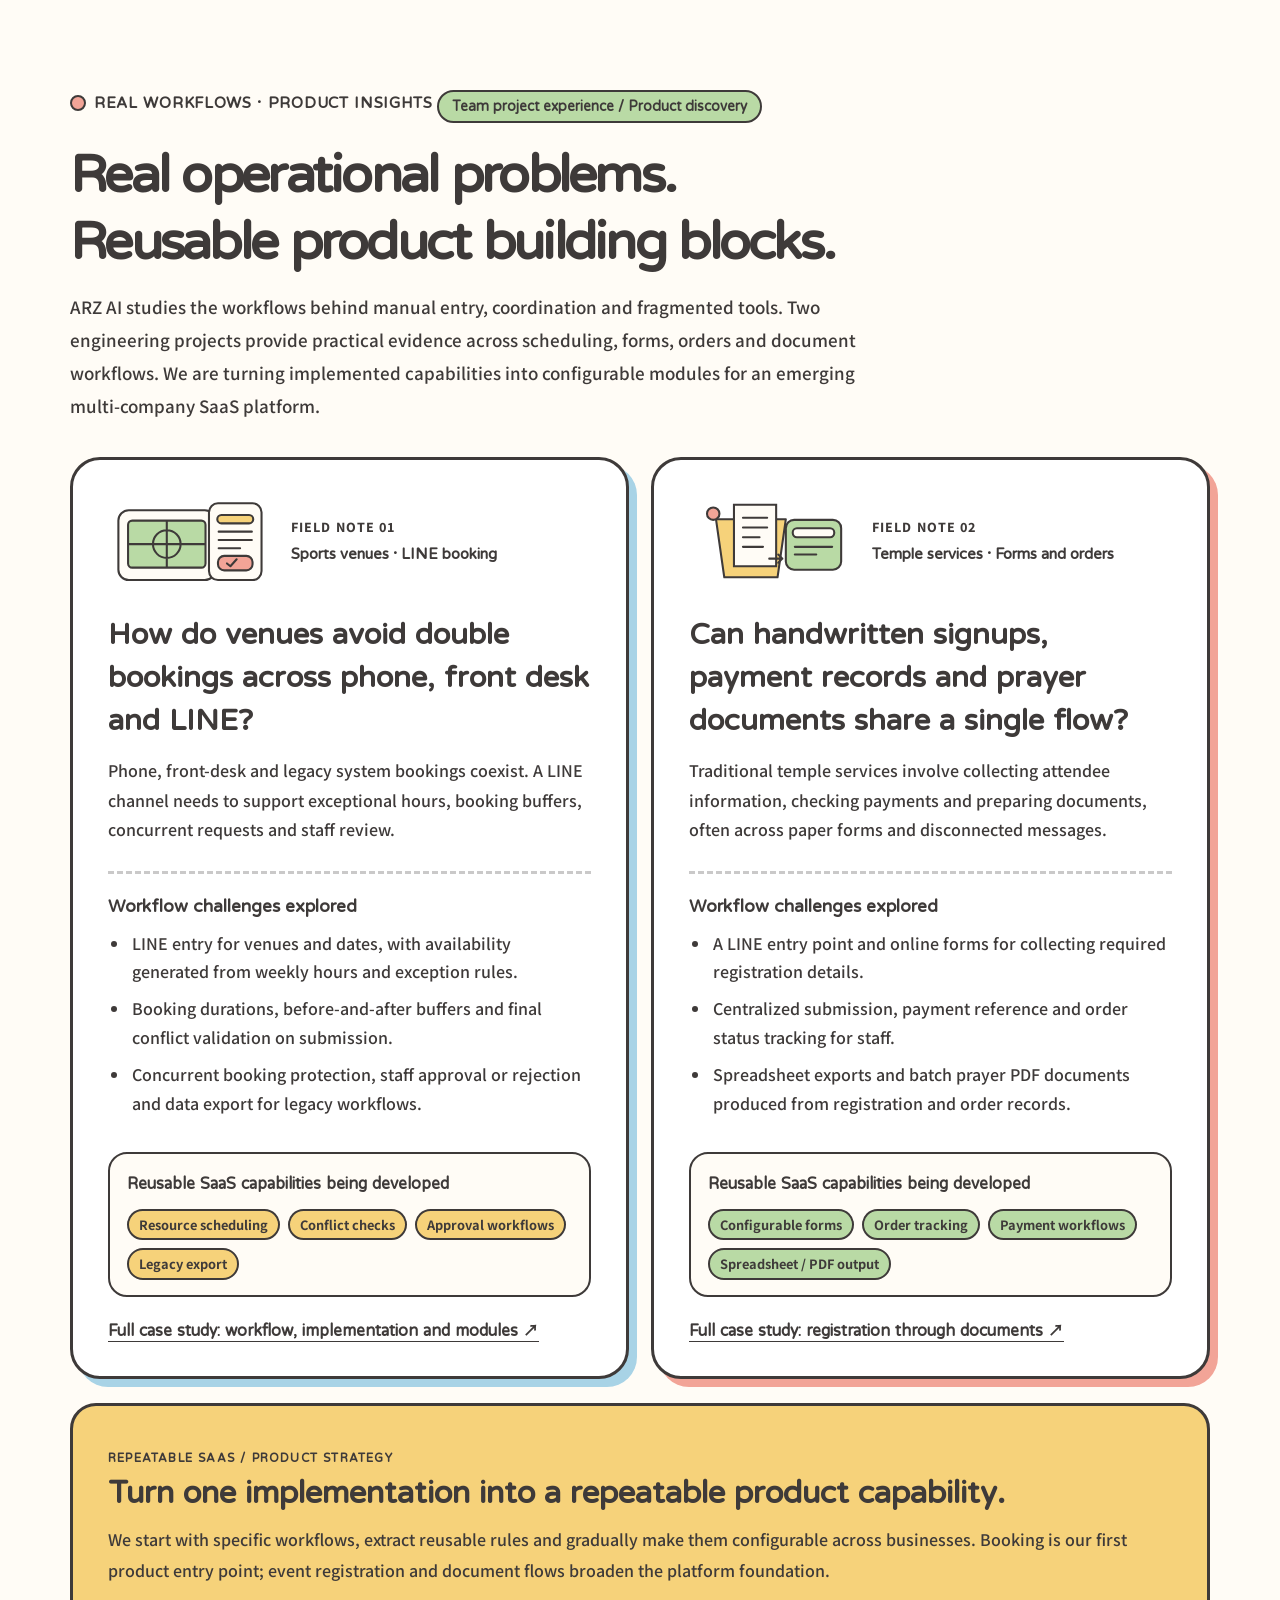
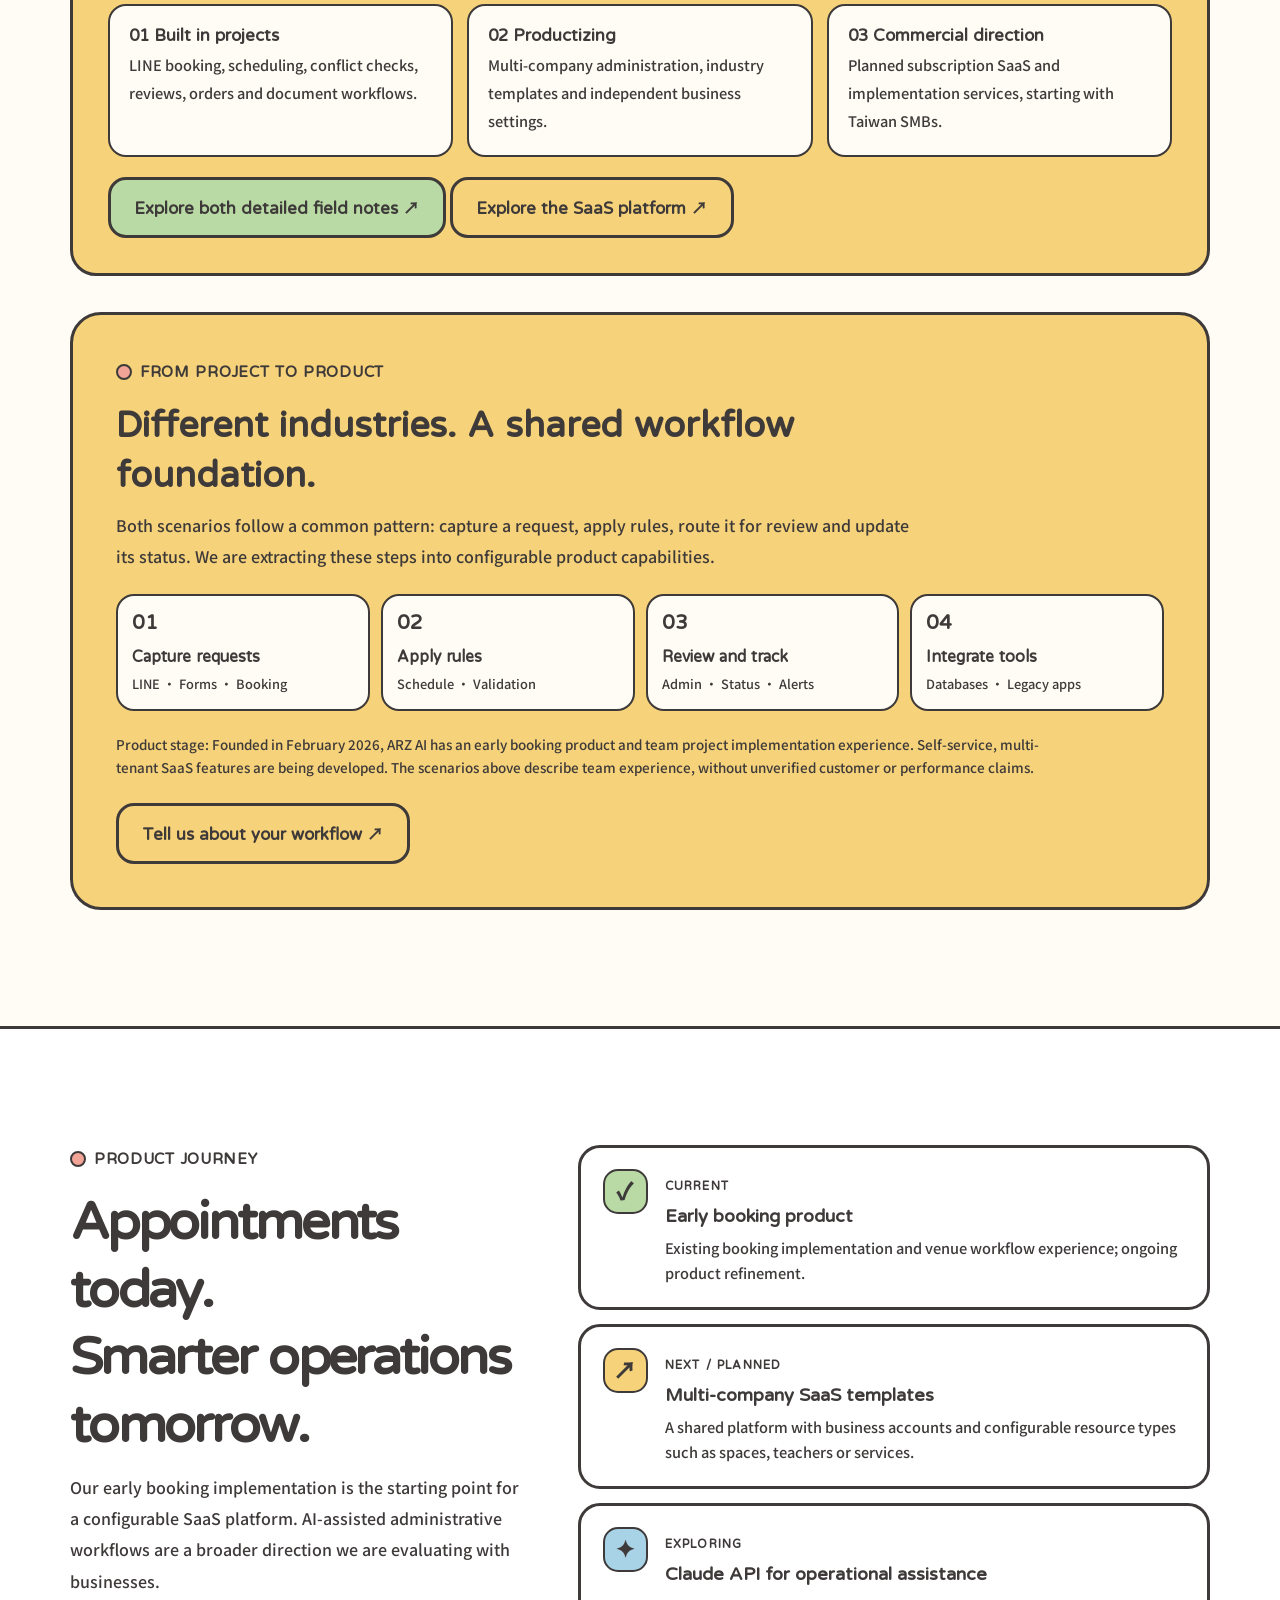
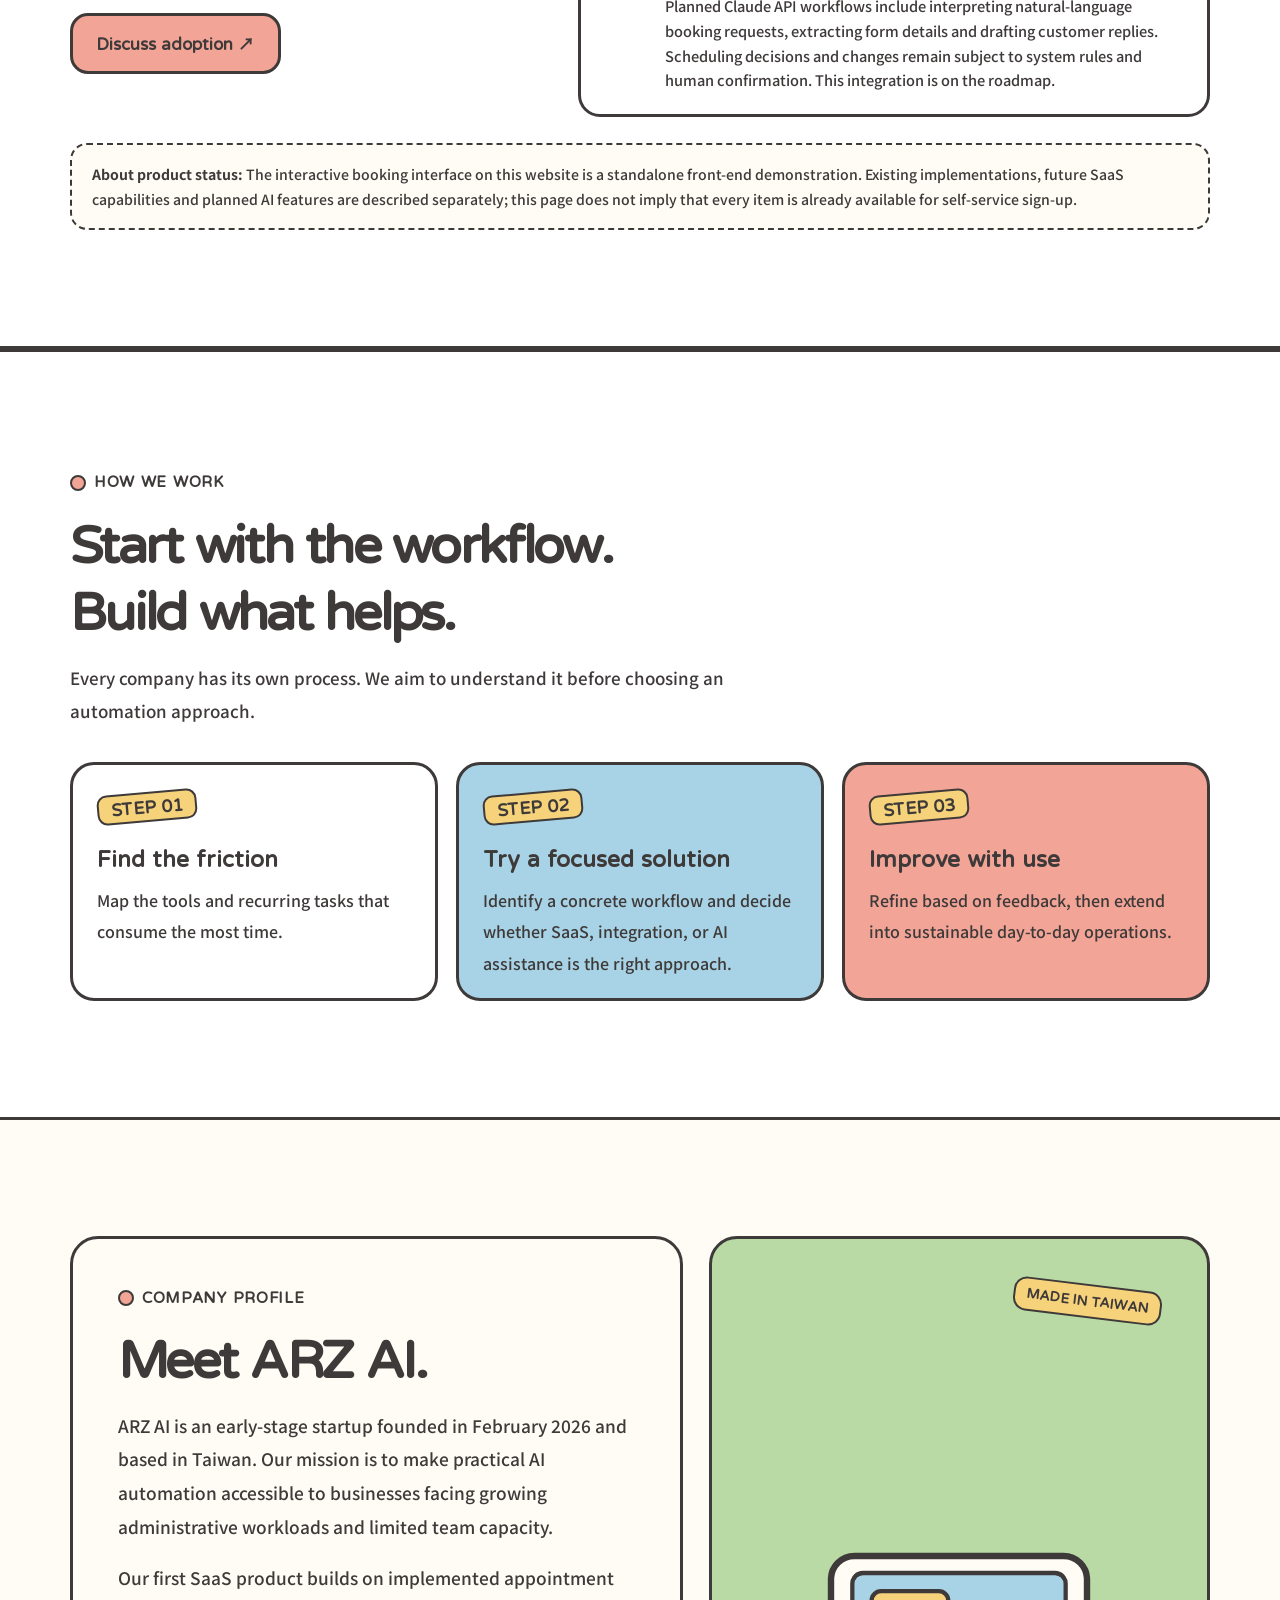
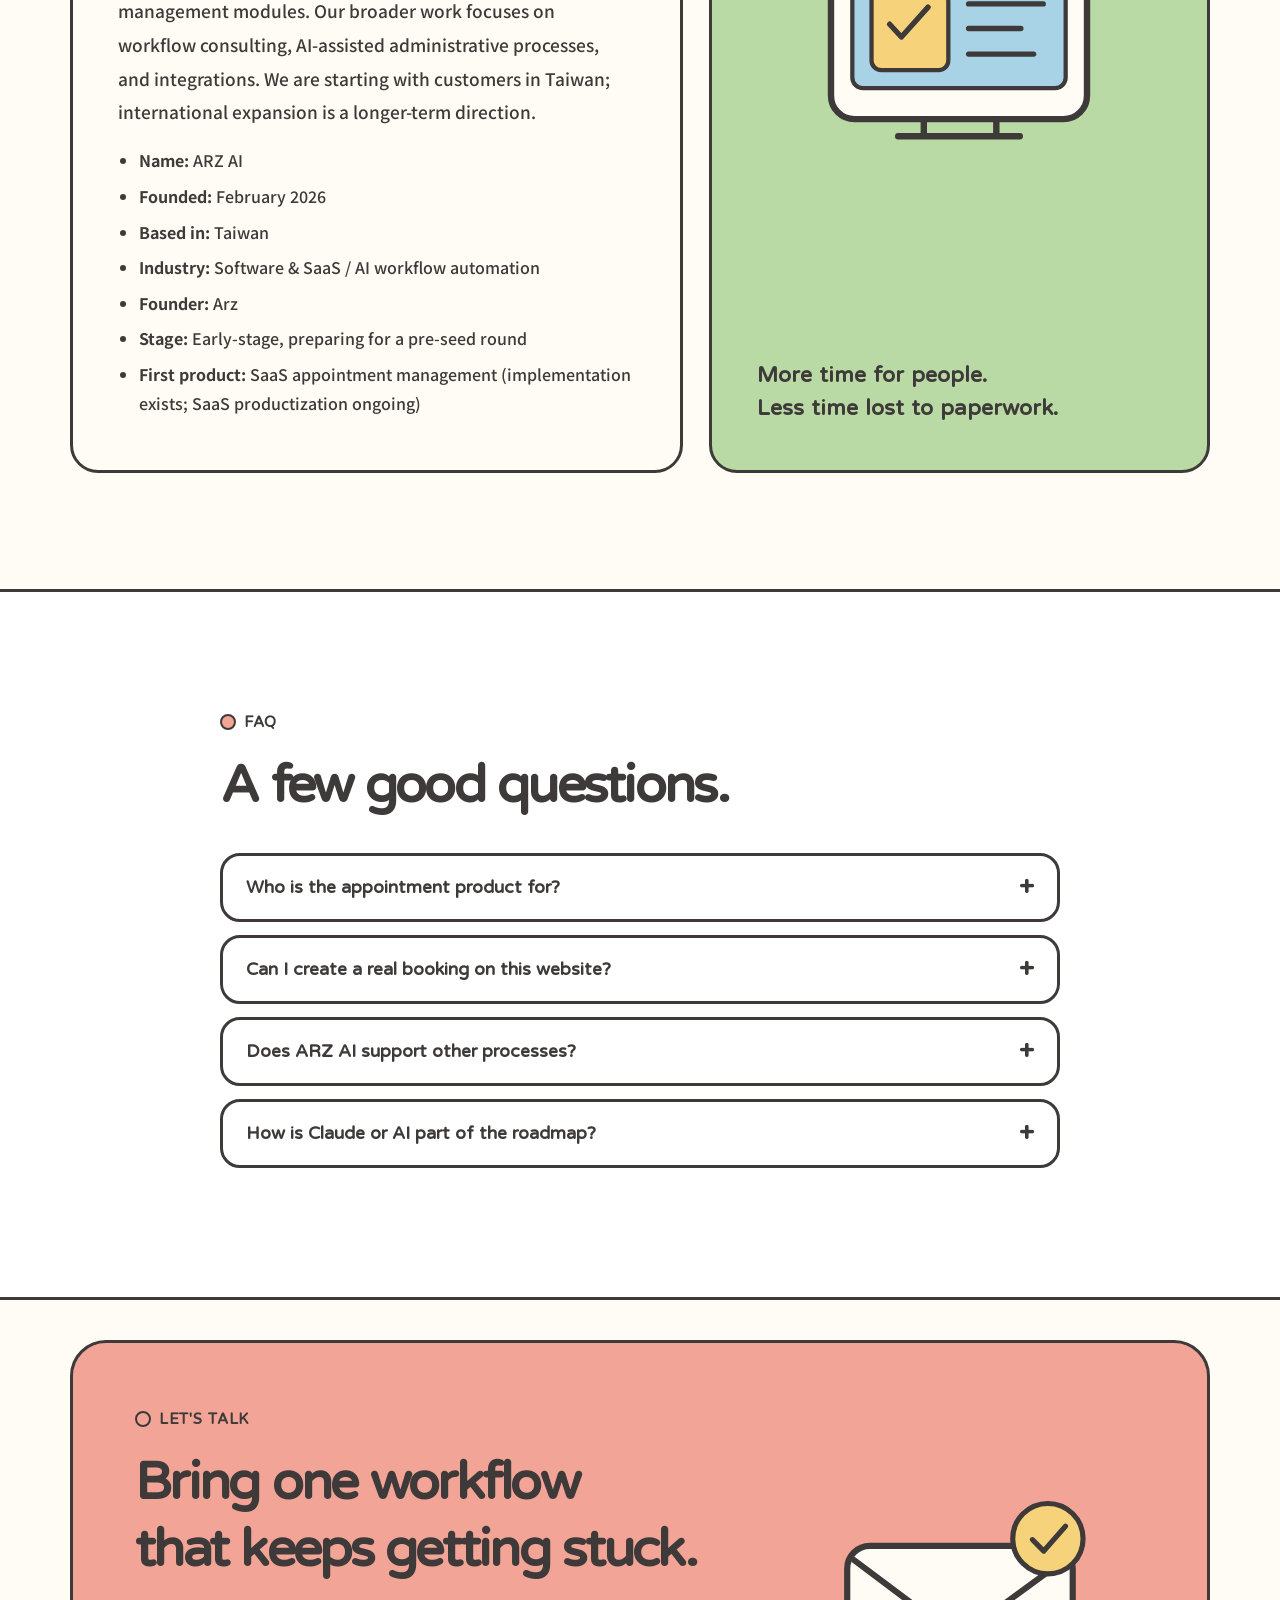
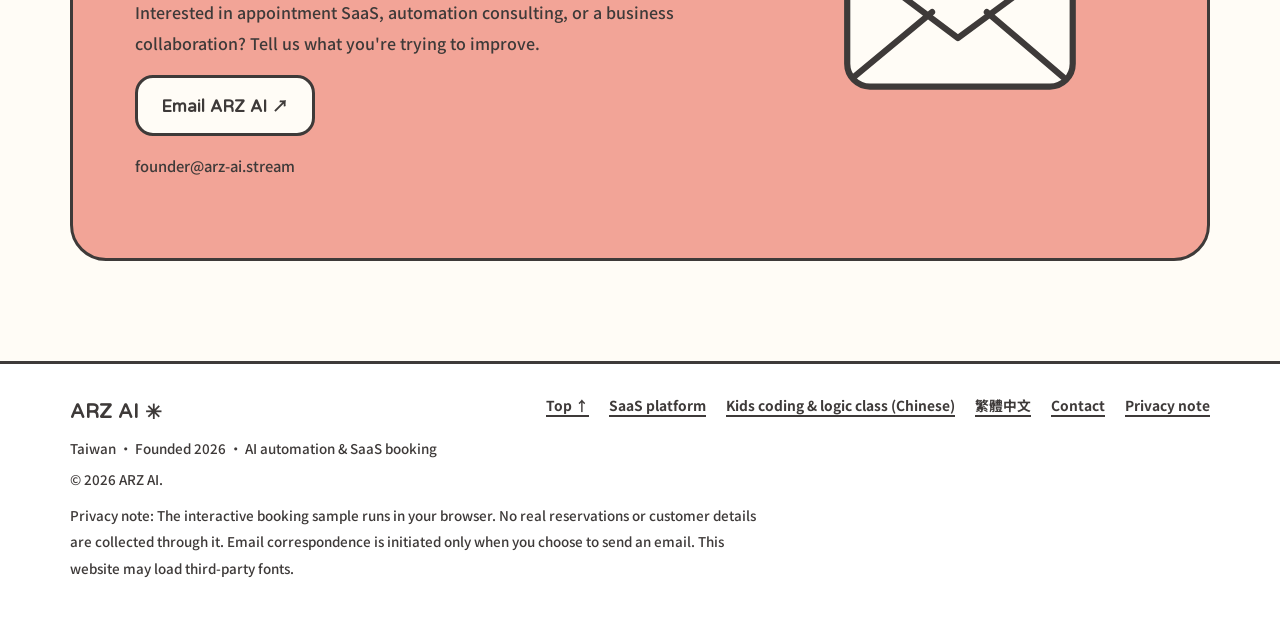
<file: en.html>
<!doctype html>
<html lang="en">
<head>
  <meta charset="utf-8">
  <meta name="viewport" content="width=device-width, initial-scale=1">
  <meta name="theme-color" content="#FFFCF6">
  <meta name="description" content="ARZ AI is a Taiwan-based startup founded in February 2026. We build AI-assisted business workflow automation and an early-stage appointment product and an evolving multi-business SaaS roadmap.">
  <meta property="og:type" content="website">
  <meta property="og:title" content="ARZ AI | Less busywork, more time for people">
  <meta property="og:description" content="A Taiwan-based startup building practical AI automation and SaaS appointment management.">
  <meta property="og:url" content="https://arz-ai.stream/en.html">
  <meta property="og:locale" content="en_US">
  <link rel="canonical" href="https://arz-ai.stream/en.html">
  <link rel="alternate" hreflang="zh-Hant" href="https://arz-ai.stream/">
  <link rel="alternate" hreflang="en" href="https://arz-ai.stream/en.html">
  <link rel="icon" type="image/svg+xml" href="favicon.svg">
  <link rel="stylesheet" href="styles.css">
  <title>ARZ AI | AI Workflow Automation & Appointment SaaS</title>
  <script type="application/ld+json">
  {"@context":"https://schema.org","@type":"Organization","name":"ARZ AI","url":"https://arz-ai.stream/","description":"Taiwan-based early-stage startup building AI-assisted business workflow automation and SaaS appointment management.","foundingDate":"2026-02","areaServed":"TW","email":"founder@arz-ai.stream"}
  </script>
</head>
<body data-lang="en">
  <a class="skip-link" href="#main">Skip to content</a>
  <header class="site-header">
    <div class="container header-inner">
      <a class="brand" href="#top" aria-label="ARZ AI home">
        <svg class="brand-mark" viewBox="0 0 60 60" aria-hidden="true">
          <rect x="3" y="3" width="54" height="54" rx="17" fill="#F6D27A" stroke="#3E3A39" stroke-width="4"/>
          <path d="M17 39V27l13-11 13 11v12" fill="none" stroke="#3E3A39" stroke-width="4" stroke-linecap="round" stroke-linejoin="round"/>
          <path d="M23 35l6 6 10-15" fill="none" stroke="#3E3A39" stroke-width="4" stroke-linecap="round" stroke-linejoin="round"/>
          <circle cx="44" cy="15" r="5" fill="#F2A497" stroke="#3E3A39" stroke-width="3"/>
        </svg>
        <span class="brand-text">ARZ AI<small>WORKFLOW STUDIO</small></span>
      </a>
      <nav class="nav-links" id="primary-nav" aria-label="Main navigation">
        <a href="#services">Solutions</a>
        <a href="#product">Booking SaaS</a>
          <a href="platform-en.html">SaaS platform</a>
          <a href="#cases">Case studies</a>
          <a href="https://kids.arz-ai.stream/" hreflang="zh-Hant">Kids class</a>
        <a href="#about">Our company</a>
        <a href="#faq">FAQ</a>
        <a class="btn btn--small btn--yellow" href="#contact">Get in touch ↗</a>
      </nav>
      <div class="nav-actions">
        <a class="lang-link" href="index.html" lang="zh-Hant" aria-label="切換繁體中文">繁中</a>
        <button class="menu-toggle" type="button" aria-controls="primary-nav" aria-expanded="false">☰ Menu</button>
      </div>
    </div>
  </header>
  <main id="main">
    <section class="hero" id="top" aria-labelledby="hero-title">
      <div class="container hero-grid">
        <div>
          <div class="hero-top">
            <span class="chip chip--green">Early-stage startup · Taiwan</span>
            <span class="chip chip--yellow">Founded Feb 2026</span>
          </div>
          <span class="section-kicker">HELLO, WE ARE ARZ AI</span>
          <h1 id="hero-title">Less busywork.<br><em>More room to grow.</em></h1>
          <p class="hero-lead">Appointments, schedules, notifications, and manual data entry add up. We build practical SaaS products and AI-assisted workflows that help businesses reclaim time for their customers.</p>
          <div class="hero-actions">
            <a class="btn btn--coral" href="#product">Try a booking flow ↗</a>
            <a class="btn" href="#services">Explore solutions →</a>
          </div>
          <div class="hero-footnote"><span>Business automation</span><span>Appointment SaaS</span><span>AI workflows</span></div>
        </div>
        <div class="illustration-frame">
          <div class="tape" aria-hidden="true"></div>
          <svg class="hero-illustration" viewBox="0 0 530 490" role="img" aria-label="Illustration of a person booking a time slot and a business managing a calendar">
            <rect width="530" height="490" fill="#A8D3E6"/>
            <circle cx="359" cy="144" r="105" fill="#F6D27A" stroke="#3E3A39" stroke-width="5"/>
            <path d="M0 406q128-76 263 3t267 0v81H0z" fill="#B9DAA5" stroke="#3E3A39" stroke-width="5"/>
            <g class="float-a"><path d="M57 91q-6-34 28-29 16-41 49-9 27-9 36 17t-25 33H78q-23 0-21-12" fill="#FFFCF6" stroke="#3E3A39" stroke-width="5" stroke-linejoin="round"/></g>
            <rect x="57" y="157" width="240" height="264" rx="26" fill="#FFFCF6" stroke="#3E3A39" stroke-width="7"/>
            <rect x="79" y="185" width="198" height="50" rx="12" fill="#F2A497" stroke="#3E3A39" stroke-width="4"/>
            <circle cx="101" cy="210" r="9" fill="#F6D27A" stroke="#3E3A39" stroke-width="3"/>
            <path d="M123 209h128M88 271h175" stroke="#3E3A39" stroke-width="6" stroke-linecap="round"/>
            <rect x="81" y="298" width="85" height="68" rx="14" fill="#A8D3E6" stroke="#3E3A39" stroke-width="4"/>
            <rect x="188" y="298" width="86" height="68" rx="14" fill="#B9DAA5" stroke="#3E3A39" stroke-width="4"/>
            <text x="124" y="340" text-anchor="middle" font-size="21" font-weight="bold" font-family="sans-serif" fill="#3E3A39">10:00</text>
            <text x="231" y="340" text-anchor="middle" font-size="21" font-weight="bold" font-family="sans-serif" fill="#3E3A39">14:00</text>
            <path d="M101 390h127" stroke="#3E3A39" stroke-width="6" stroke-linecap="round"/>
            <g class="float-b"><rect x="335" y="191" width="137" height="103" rx="21" fill="#F2A497" stroke="#3E3A39" stroke-width="6"/><path d="M362 235l23 21 48-43" stroke="#3E3A39" stroke-width="10" fill="none" stroke-linecap="round" stroke-linejoin="round"/></g>
            <rect x="329" y="338" width="151" height="86" rx="18" fill="#FFFCF6" stroke="#3E3A39" stroke-width="6"/>
            <path d="M349 362h108m-108 25h70" stroke="#3E3A39" stroke-width="7" stroke-linecap="round"/>
          </svg>
        </div>
      </div>
      <div class="container" style="margin-top:45px">
        <div class="fact-strip" aria-label="Company snapshot">
          <div class="fact"><span class="tiny-label">FOUNDED</span><strong>2026.02</strong><span>February 2026</span></div>
          <div class="fact"><span class="tiny-label">BASED IN</span><strong>TAIWAN</strong><span>Initial market</span></div>
          <div class="fact"><span class="tiny-label">STAGE</span><strong>Booking modules implemented</strong><span>Multi-business SaaS in development</span></div>
        </div>
      </div>
    </section>

    <section class="section paper-area" id="services">
      <div class="container">
        <div class="section-heading">
          <span class="section-kicker">WHAT WE SOLVE</span>
          <h2>Small repetitive tasks.<br>Real operational costs.</h2>
          <p>We help small and medium-sized businesses identify practical opportunities to reduce repetitive work, starting with workflows that already consume their teams' time.</p>
        </div>
        <div class="what-grid">
          <article class="what-card"><span class="card-index">01 / SaaS</span><div class="icon-box"><svg viewBox="0 0 90 90" role="img" aria-label="Calendar"><rect x="10" y="18" width="70" height="62" rx="14" fill="#F6D27A" stroke="#3E3A39" stroke-width="5"/><path d="M10 36h70M30 10v18m30-18v18" stroke="#3E3A39" stroke-width="5" stroke-linecap="round"/><path d="M27 58l11 11 25-26" fill="none" stroke="#3E3A39" stroke-width="6" stroke-linecap="round" stroke-linejoin="round"/></svg></div><h3>Booking &amp; scheduling</h3><p>Reduce appointment coordination and give customers a simple way to request a time slot. Our first SaaS product focuses on this workflow.</p></article>
          <article class="what-card"><span class="card-index">02 / AUTOMATION</span><div class="icon-box"><svg viewBox="0 0 90 90" role="img" aria-label="Connected workflow"><rect x="8" y="13" width="35" height="30" rx="8" fill="#A8D3E6" stroke="#3E3A39" stroke-width="5"/><rect x="47" y="48" width="35" height="30" rx="8" fill="#B9DAA5" stroke="#3E3A39" stroke-width="5"/><path d="M26 43v21h21m-10-10 10 10-10 10" stroke="#3E3A39" stroke-width="5" fill="none" stroke-linecap="round" stroke-linejoin="round"/></svg></div><h3>Business processes</h3><p>Plan automation for forms, notifications, routine data handling, and integrations with existing tools and business systems.</p></article>
          <article class="what-card"><span class="card-index">03 / AI</span><div class="icon-box"><svg viewBox="0 0 90 90" role="img" aria-label="Friendly AI assistant"><rect x="12" y="19" width="66" height="55" rx="16" fill="#F2A497" stroke="#3E3A39" stroke-width="5"/><circle cx="31" cy="43" r="5" fill="#3E3A39"/><circle cx="58" cy="43" r="5" fill="#3E3A39"/><path d="M36 60q9 8 19 0M45 7v12" stroke="#3E3A39" stroke-width="5" fill="none" stroke-linecap="round"/><circle cx="45" cy="8" r="5" fill="#F6D27A" stroke="#3E3A39" stroke-width="3"/></svg></div><h3>AI-assisted workflows</h3><p>Explore AI support for intake, natural-language requests, and administrative workflows with clear business rules and human oversight.</p></article>
        </div>
      </div>
    </section>

    <section class="section" id="product">
      <div class="container">
        <div class="product-top">
          <div><span class="section-kicker">OUR FIRST SAAS PRODUCT</span><h2>Booking should feel easy.<br>For everyone.</h2><p>We have implemented booking modules in engineering projects and are developing a repeatable SaaS offering. This interactive sample illustrates the intended experience for customers and operators. Actual product availability, integrations, and onboarding details are confirmed on request.</p></div>
          <aside class="note-paper"><span class="tiny-label">PRODUCT STATUS</span><h3>Early product · In development</h3><p>Currently focused on the Taiwan market. We are continuing product development and discovery with business users.</p></aside>
        </div>
        <div class="demo-shell">
          <div class="demo-topbar"><div><strong>Little booking notebook ✦</strong><p>ARZ AI · Interactive concept demo</p></div><div class="demo-dots" aria-hidden="true"><i></i><i></i><i></i></div></div>
          <div class="demo-wrap">
            <div class="demo-tabs" role="tablist" aria-label="Demo perspective">
              <button class="demo-tab" id="tab-guest" type="button" role="tab" aria-controls="panel-guest" aria-selected="true">Customer view</button>
              <button class="demo-tab" id="tab-manager" type="button" role="tab" aria-controls="panel-manager" aria-selected="false">Business view</button>
            </div>
            <div class="demo-content">
              <div class="demo-guest demo-card" id="panel-guest" role="tabpanel" aria-labelledby="tab-guest">
                <span class="chip chip--coral">Sample business · Fictional data</span>
                <h3 style="margin-top:13px">Sunny Studio booking</h3>
                <h4>① Choose a service</h4>
                <div class="field-options" role="group" aria-label="Service">
                  <button class="pick service-option" type="button" aria-pressed="true">Consultation</button>
                  <button class="pick service-option" type="button" aria-pressed="false">Workshop</button>
                  <button class="pick service-option" type="button" aria-pressed="false">Room rental</button>
                </div>
                <h4>② Choose a date</h4>
                <div class="field-options" role="group" aria-label="Date">
                  <button class="pick pick--date date-option" type="button" aria-pressed="true" data-offset="0">Today</button>
                  <button class="pick pick--date date-option" type="button" aria-pressed="false" data-offset="1">Tomorrow</button>
                  <button class="pick pick--date date-option" type="button" aria-pressed="false" data-offset="2">In 2 days</button>
                </div>
                <h4>③ Choose a time</h4>
                <div class="field-options" role="group" aria-label="Time">
                  <button class="pick pick--time time-option" type="button" aria-pressed="true">10:00</button>
                  <button class="pick pick--time time-option" type="button" aria-pressed="false">11:30</button>
                  <button class="pick pick--time time-option" type="button" aria-pressed="false">14:00</button>
                  <button class="pick pick--time time-option" type="button" aria-pressed="false">16:30</button>
                </div>
              </div>
              <aside class="demo-guest demo-card summary-card">
                <span class="tiny-label">YOUR BOOKING / DEMO</span><h3>Your booking card</h3>
                <dl class="summary-list"><dt>Service</dt><dd id="summary-service">Consultation</dd><dt>Date</dt><dd id="summary-date">—</dd><dt>Time</dt><dd id="summary-time">10:00</dd></dl>
                <button class="btn" id="book-action" type="button">Finish sample booking ✓</button>
                <p class="demo-status" id="guest-status" role="status" aria-live="polite">Choose a date and time to try the flow.</p>
              </aside>
              <div class="demo-manager demo-card" id="panel-manager" role="tabpanel" aria-labelledby="tab-manager" hidden>
                <div><span class="chip chip--blue">Operator view · Demo</span><h3 style="margin-top:13px">Manage a day's schedule</h3><p>This is a sample of how a team might view availability. All entries here are fictional, for demonstration only.</p><button class="btn btn--yellow admin-toggle" id="availability-toggle" type="button" aria-pressed="true">Demo status: Accepting bookings</button><p class="demo-status" id="manager-status" role="status" aria-live="polite">Toggle the sample status above.</p></div>
                <div class="sample-board"><span class="tiny-label">SAMPLE SCHEDULE</span><strong>Example appointments</strong><div class="sample-row"><span>10:00</span><span>Consultation</span><span class="chip chip--yellow">Booked</span></div><div class="sample-row"><span>11:30</span><span>Break</span><span class="chip chip--coral">Blocked</span></div><div class="sample-row"><span>14:00</span><span>Workshop</span><span class="chip chip--green">Booked</span></div><p style="font-size:.78rem;margin:12px 0 0">All entries are fictional.</p></div>
              </div>
            </div>
            <p class="demo-caption">* This is a front-end demonstration only. Time slots are examples, and no real reservations or customer data are created or sent to a booking backend.</p>
          </div>
        </div>
      </div>
    </section>


    <!-- Booking capability explanation and transparent product roadmap. -->
    <div class="container"><p class="saas-trust-note"><a href="demo-en.html"><strong>Full SaaS booking-to-admin walkthrough ↗</strong></a> · Fictional browser-only simulation.</p></div>
    <section class="section saas-depth paper-area" id="saas-details" aria-labelledby="saas-depth-title">
      <div class="container">
        <div class="section-heading"><span class="section-kicker">THE PRODUCT / HOW IT WORKS</span><h2 id="saas-depth-title">One booking flow.<br>Connected from customer to team.</h2><p>Even a simple appointment involves messages, availability checks, record keeping and coordination. Our product focuses on the parts of that workflow businesses can standardize.</p></div>
        <div class="saas-story" aria-label="Four stages of a booking">
          <div class="story-step"><span class="story-number">01</span><span class="chip chip--yellow">Customer</span><h3>Choose a service</h3><p>Explore service or venue options from one booking entry point.</p></div>
          <div class="story-step"><span class="story-number">02</span><span class="chip chip--blue">Customer</span><h3>Pick a time</h3><p>See available slots based on business hours and existing bookings.</p></div>
          <div class="story-step"><span class="story-number">03</span><span class="chip chip--green">System</span><h3>Check availability</h3><p>Recheck conflicts at submission; create or queue a booking for review.</p></div>
          <div class="story-step"><span class="story-number">04</span><span class="chip chip--coral">Business</span><h3>Manage requests</h3><p>Review appointments and confirmation states in one place.</p></div>
        </div>
        <div class="saas-dual">
          <article class="saas-role saas-role--customer"><span class="tiny-label">FOR PEOPLE BOOKING</span><h3>Less waiting for a reply.</h3><p>Make services and time choices easy to understand and reduce back and forth over messaging.</p><a class="text-cta" href="#product">Try the customer demo ↗</a></article>
          <article class="saas-role saas-role--operator"><span class="tiny-label">FOR BUSINESS TEAMS</span><h3>Less manual coordination.</h3><p>Bring availability rules, requests and review work into a consistent operational flow.</p><a class="text-cta" href="#product">See the business view ↗</a></article>
        </div>
        <div class="section-heading saas-heading-space"><span class="section-kicker">WHAT THE SYSTEM HANDLES</span><h2>Practical modules,<br>built around everyday operations.</h2><p>The following capabilities come from our existing appointment system work. Availability for an individual deployment depends on its version, configuration and requirements.</p></div>
        <div class="saas-feature-grid">
          <article class="saas-feature"><div class="feature-top"><span class="feature-sticker">01 · ACCESS</span><svg viewBox="0 0 64 64" aria-hidden="true"><rect x="18" y="5" width="28" height="54" rx="7" fill="#A8D3E6" stroke="#3E3A39" stroke-width="3"/><path d="M23 16h18m-18 9h18m-12 21h6" stroke="#3E3A39" stroke-width="3"/><circle cx="32" cy="37" r="5" fill="#F6D27A" stroke="#3E3A39" stroke-width="2"/></svg></div><h3>LINE booking entry</h3><p>Book dates and times through an interface already familiar to many customers in Taiwan.</p><small>Existing project example</small></article>
          <article class="saas-feature"><div class="feature-top"><span class="feature-sticker">02 · HOURS</span><svg viewBox="0 0 64 64" aria-hidden="true"><rect x="8" y="12" width="48" height="43" rx="8" fill="#F6D27A" stroke="#3E3A39" stroke-width="3"/><path d="M8 24h48M20 7v11m24-11v11M18 35h9m8 0h9M18 44h9" stroke="#3E3A39" stroke-width="3"/></svg></div><h3>Availability rules</h3><p>Weekly opening hours, closures and temporary changes to operating schedules.</p><small>Existing project example</small></article>
          <article class="saas-feature"><div class="feature-top"><span class="feature-sticker">03 · SAFETY</span><svg viewBox="0 0 64 64" aria-hidden="true"><path d="M32 7l23 10v14c0 14-11 23-23 27C20 54 9 45 9 31V17z" fill="#B9DAA5" stroke="#3E3A39" stroke-width="3"/><path d="M20 31l9 9 16-18" stroke="#3E3A39" stroke-width="4" fill="none" stroke-linecap="round"/></svg></div><h3>Conflict and buffer checks</h3><p>Account for occupied slots and buffers, then recheck availability at submission.</p><small>Existing project example</small></article>
          <article class="saas-feature"><div class="feature-top"><span class="feature-sticker">04 · REVIEW</span><svg viewBox="0 0 64 64" aria-hidden="true"><path d="M13 9h38v48H13z" fill="#F2A497" stroke="#3E3A39" stroke-width="3"/><path d="M20 21h22m-22 12h22m-22 11h10" stroke="#3E3A39" stroke-width="3"/><circle cx="43" cy="44" r="8" fill="#F6D27A" stroke="#3E3A39" stroke-width="2"/></svg></div><h3>Admin booking review</h3><p>Review requests, accept or reject bookings and manage operational status.</p><small>Existing project example</small></article>
          <article class="saas-feature"><div class="feature-top"><span class="feature-sticker">05 · UPDATES</span><svg viewBox="0 0 64 64" aria-hidden="true"><path d="M10 17h44v31H10z" fill="#A8D3E6" stroke="#3E3A39" stroke-width="3"/><path d="M10 20l22 16 22-16" fill="none" stroke="#3E3A39" stroke-width="3"/></svg></div><h3>Messages and reminders</h3><p>LINE messages and reminder flows, subject to verification in each deployment environment.</p><small>Deployment validation required</small></article>
          <article class="saas-feature"><div class="feature-top"><span class="feature-sticker">06 · CONNECT</span><svg viewBox="0 0 64 64" aria-hidden="true"><rect x="6" y="20" width="21" height="22" rx="5" fill="#F6D27A" stroke="#3E3A39" stroke-width="3"/><rect x="38" y="20" width="20" height="22" rx="5" fill="#B9DAA5" stroke="#3E3A39" stroke-width="3"/><path d="M27 31h11" stroke="#3E3A39" stroke-width="3"/></svg></div><h3>Existing workflow integration</h3><p>Evaluate exports, system interfaces and handoffs based on each company's setup.</p><small>Scoped per engagement</small></article>
        </div>
      </div>
    </section>

    <section class="section saas-industries" id="industries" aria-labelledby="industries-title">
      <div class="container"><div class="section-heading"><span class="section-kicker">WHO IT CAN HELP</span><h2 id="industries-title">Different businesses.<br>Different booking rules.</h2><p>We are working toward configurable SaaS patterns that serve multiple industries. The examples below describe potential applications; availability depends on the product release.</p></div>
        <div class="industry-grid">
          <article class="industry-card industry-card--yellow"><span class="industry-doodle" aria-hidden="true">▣</span><h3>Venues and sports spaces</h3><p>Coordinate resources, opening hours, booking durations and buffers across spaces.</p><div class="industry-tags"><span>Spaces</span><span>Time slots</span><span>Conflict checks</span></div></article>
          <article class="industry-card industry-card--blue"><span class="industry-doodle" aria-hidden="true">✎</span><h3>Consultants and instructors</h3><p>Let clients select appointment services and available times with less messaging.</p><div class="industry-tags"><span>Services</span><span>Schedules</span></div></article>
          <article class="industry-card industry-card--green"><span class="industry-doodle" aria-hidden="true">✿</span><h3>Studios and small businesses</h3><p>Create a consistent booking and management process for small teams.</p><div class="industry-tags"><span>Customer access</span><span>Operations</span></div></article>
        </div>
      </div>
    </section>

    
    <section class="section case-studies" id="cases" aria-labelledby="cases-title">
      <div class="container">
        <div class="section-heading case-intro">
          <span class="section-kicker">REAL WORKFLOWS · PRODUCT INSIGHTS</span>
          <span class="chip chip--green">Team project experience / Product discovery</span>
          <h2 id="cases-title">Real operational problems.<br>Reusable product building blocks.</h2>
          <p>ARZ AI studies the workflows behind manual entry, coordination and fragmented tools. Two engineering projects provide practical evidence across scheduling, forms, orders and document workflows. We are turning implemented capabilities into configurable modules for an emerging multi-company SaaS platform.</p>
        </div>
        <div class="case-grid">
          <article class="case-card case-card--blue">
            <div class="case-top">
              <div class="case-illustration" aria-hidden="true">
                <svg viewBox="0 0 240 138" fill="none" xmlns="http://www.w3.org/2000/svg">
                  <rect x="15" y="22" width="140" height="101" rx="15" fill="#FFFCF6" stroke="#3E3A39" stroke-width="3"/>
                  <rect x="29" y="37" width="112" height="68" rx="6" fill="#B9DAA5" stroke="#3E3A39" stroke-width="3"/>
                  <path d="M85 37v68M29 71h112M65 71a20 20 0 0 1 40 0M65 71a20 20 0 0 0 40 0" stroke="#3E3A39" stroke-width="3"/>
                  <rect x="146" y="12" width="76" height="111" rx="13" fill="#FFFCF6" stroke="#3E3A39" stroke-width="3"/>
                  <rect x="158" y="29" width="52" height="12" rx="6" fill="#F6D27A" stroke="#3E3A39" stroke-width="3"/>
                  <path d="M160 53h48M160 65h48M160 77h31" stroke="#3E3A39" stroke-width="3" stroke-linecap="round"/>
                  <rect x="159" y="88" width="50" height="21" rx="9" fill="#F2A497" stroke="#3E3A39" stroke-width="3"/>
                  <path d="m172 99 5 4 9-10" stroke="#3E3A39" stroke-width="3" stroke-linecap="round" stroke-linejoin="round"/>
                </svg>
              </div>
              <div><span class="case-number">FIELD NOTE 01</span><span class="case-category">Sports venues · LINE booking</span></div>
            </div>
            <h3>How do venues avoid double bookings across phone, front desk and LINE?</h3>
            <p class="case-lead">Phone, front-desk and legacy system bookings coexist. A LINE channel needs to support exceptional hours, booking buffers, concurrent requests and staff review.</p>
            <div class="case-divider"></div>
            <h4>Workflow challenges explored</h4>
            <ul class="case-points">
              <li>LINE entry for venues and dates, with availability generated from weekly hours and exception rules.</li>
              <li>Booking durations, before-and-after buffers and final conflict validation on submission.</li>
              <li>Concurrent booking protection, staff approval or rejection and data export for legacy workflows.</li>
            </ul>
            <div class="case-reuse"><strong>Reusable SaaS capabilities being developed</strong><div class="case-tags"><span>Resource scheduling</span><span>Conflict checks</span><span>Approval workflows</span><span>Legacy export</span></div></div><a class="dossier-cta" href="cases-en.html#case-1">Full case study: workflow, implementation and modules ↗</a>
          </article>
          <article class="case-card case-card--coral">
            <div class="case-top">
              <div class="case-illustration" aria-hidden="true">
                <svg viewBox="0 0 240 138" fill="none" xmlns="http://www.w3.org/2000/svg">
                  <path d="M39 35h101l-12 84H51L39 35Z" fill="#F6D27A" stroke="#3E3A39" stroke-width="3" stroke-linejoin="round"/>
                  <path d="M65 14h61v89H65V14Z" fill="#FFFCF6" stroke="#3E3A39" stroke-width="3"/>
                  <path d="M78 33h35M78 47h35M78 61h24M78 75h29" stroke="#3E3A39" stroke-width="3" stroke-linecap="round"/>
                  <rect x="140" y="36" width="80" height="72" rx="12" fill="#B9DAA5" stroke="#3E3A39" stroke-width="3"/>
                  <rect x="150" y="48" width="60" height="13" rx="6" fill="#FFFCF6" stroke="#3E3A39" stroke-width="3"/>
                  <path d="M153 75h54M153 86h31" stroke="#3E3A39" stroke-width="3" stroke-linecap="round"/>
                  <path d="m116 92 19 0m-6-6 6 6-6 6" stroke="#3E3A39" stroke-width="3" stroke-linecap="round" stroke-linejoin="round"/>
                  <circle cx="35" cy="27" r="9" fill="#F2A497" stroke="#3E3A39" stroke-width="3"/>
                </svg>
              </div>
              <div><span class="case-number">FIELD NOTE 02</span><span class="case-category">Temple services · Forms and orders</span></div>
            </div>
            <h3>Can handwritten signups, payment records and prayer documents share a single flow?</h3>
            <p class="case-lead">Traditional temple services involve collecting attendee information, checking payments and preparing documents, often across paper forms and disconnected messages.</p>
            <div class="case-divider"></div>
            <h4>Workflow challenges explored</h4>
            <ul class="case-points">
              <li>A LINE entry point and online forms for collecting required registration details.</li>
              <li>Centralized submission, payment reference and order status tracking for staff.</li>
              <li>Spreadsheet exports and batch prayer PDF documents produced from registration and order records.</li>
            </ul>
            <div class="case-reuse"><strong>Reusable SaaS capabilities being developed</strong><div class="case-tags"><span>Configurable forms</span><span>Order tracking</span><span>Payment workflows</span><span>Spreadsheet / PDF output</span></div></div><a class="dossier-cta" href="cases-en.html#case-2">Full case study: registration through documents ↗</a>
          </article>
        </div>
        <aside class="venture-panel" aria-label="SaaS product strategy">
          <span class="tiny-label">REPEATABLE SAAS / PRODUCT STRATEGY</span>
          <h3>Turn one implementation into a repeatable product capability.</h3>
          <p>We start with specific workflows, extract reusable rules and gradually make them configurable across businesses. Booking is our first product entry point; event registration and document flows broaden the platform foundation.</p>
          <div class="venture-grid">
            <div class="venture-point"><strong>01 Built in projects</strong><p>LINE booking, scheduling, conflict checks, reviews, orders and document workflows.</p></div>
            <div class="venture-point"><strong>02 Productizing</strong><p>Multi-company administration, industry templates and independent business settings.</p></div>
            <div class="venture-point"><strong>03 Commercial direction</strong><p>Planned subscription SaaS and implementation services, starting with Taiwan SMBs.</p></div>
          </div>
          <a class="btn btn--green" href="cases-en.html">Explore both detailed field notes ↗</a>
          <a class="btn btn--yellow" href="platform-en.html">Explore the SaaS platform ↗</a>
        </aside>
        <div class="case-platform">
          <div class="case-platform-head"><span class="section-kicker">FROM PROJECT TO PRODUCT</span><h3>Different industries. A shared workflow foundation.</h3><p>Both scenarios follow a common pattern: capture a request, apply rules, route it for review and update its status. We are extracting these steps into configurable product capabilities.</p></div>
          <div class="platform-steps" aria-label="Shared workflow architecture">
            <div><span>01</span><strong>Capture requests</strong><small>LINE · Forms · Booking</small></div>
            <div><span>02</span><strong>Apply rules</strong><small>Schedule · Validation</small></div>
            <div><span>03</span><strong>Review and track</strong><small>Admin · Status · Alerts</small></div>
            <div><span>04</span><strong>Integrate tools</strong><small>Databases · Legacy apps</small></div>
          </div>
          <p class="case-fact">Product stage: Founded in February 2026, ARZ AI has an early booking product and team project implementation experience. Self-service, multi-tenant SaaS features are being developed. The scenarios above describe team experience, without unverified customer or performance claims.</p>
          <a class="btn btn--yellow" href="mailto:founder@arz-ai.stream?subject=ARZ%20AI%20workflow%20consultation">Tell us about your workflow ↗</a>
        </div>
      </div>
    </section>

    <section class="section paper-area saas-roadmap" id="roadmap" aria-labelledby="roadmap-title">
      <div class="container roadmap-layout">
        <div class="roadmap-intro"><span class="section-kicker">PRODUCT JOURNEY</span><h2 id="roadmap-title">Appointments today.<br>Smarter operations tomorrow.</h2><p>Our early booking implementation is the starting point for a configurable SaaS platform. AI-assisted administrative workflows are a broader direction we are evaluating with businesses.</p><a class="btn btn--coral" href="#contact">Discuss adoption ↗</a></div>
        <div class="roadmap-track">
          <article class="roadmap-item"><div class="roadmap-marker roadmap-marker--green">✓</div><div><span class="tiny-label">CURRENT</span><h3>Early booking product</h3><p>Existing booking implementation and venue workflow experience; ongoing product refinement.</p></div></article>
          <article class="roadmap-item"><div class="roadmap-marker roadmap-marker--yellow">↗</div><div><span class="tiny-label">NEXT / PLANNED</span><h3>Multi-company SaaS templates</h3><p>A shared platform with business accounts and configurable resource types such as spaces, teachers or services.</p></div></article>
          <article class="roadmap-item"><div class="roadmap-marker roadmap-marker--blue">✦</div><div><span class="tiny-label">EXPLORING</span><h3>Claude API for operational assistance</h3><p>Planned Claude API workflows include interpreting natural-language booking requests, extracting form details and drafting customer replies. Scheduling decisions and changes remain subject to system rules and human confirmation. This integration is on the roadmap.</p></div></article>
        </div>
      </div>
      <div class="container"><p class="saas-trust-note"><strong>About product status:</strong> The interactive booking interface on this website is a standalone front-end demonstration. Existing implementations, future SaaS capabilities and planned AI features are described separately; this page does not imply that every item is already available for self-service sign-up.</p></div>
    </section>

    <section class="section paper-area" id="process">
      <div class="container">
        <div class="section-heading"><span class="section-kicker">HOW WE WORK</span><h2>Start with the workflow.<br>Build what helps.</h2><p>Every company has its own process. We aim to understand it before choosing an automation approach.</p></div>
        <div class="workflow">
          <article class="step"><span class="step-no">STEP 01</span><h3>Find the friction</h3><p>Map the tools and recurring tasks that consume the most time.</p></article>
          <article class="step"><span class="step-no">STEP 02</span><h3>Try a focused solution</h3><p>Identify a concrete workflow and decide whether SaaS, integration, or AI assistance is the right approach.</p></article>
          <article class="step"><span class="step-no">STEP 03</span><h3>Improve with use</h3><p>Refine based on feedback, then extend into sustainable day-to-day operations.</p></article>
        </div>
      </div>
    </section>

    <section class="section" id="about">
      <div class="container about-grid">
        <div class="about-sheet">
          <span class="section-kicker">COMPANY PROFILE</span>
          <h2>Meet ARZ AI.</h2>
          <p>ARZ AI is an early-stage startup founded in February 2026 and based in Taiwan. Our mission is to make practical AI automation accessible to businesses facing growing administrative workloads and limited team capacity.</p>
          <p>Our first SaaS product builds on implemented appointment management modules. Our broader work focuses on workflow consulting, AI-assisted administrative processes, and integrations. We are starting with customers in Taiwan; international expansion is a longer-term direction.</p>
          <ul>
            <li><strong>Name:</strong> ARZ AI</li>
            <li><strong>Founded:</strong> February 2026</li>
            <li><strong>Based in:</strong> Taiwan</li>
            <li><strong>Industry:</strong> Software &amp; SaaS / AI workflow automation</li>
            <li><strong>Founder:</strong> Arz</li>
            <li><strong>Stage:</strong> Early-stage, preparing for a pre-seed round</li>
            <li><strong>First product:</strong> SaaS appointment management (implementation exists; SaaS productization ongoing)</li>
          </ul>
        </div>
        <aside class="about-postcard">
          <span class="postcard-stamp">MADE IN TAIWAN</span>
          <svg viewBox="0 0 300 230" role="img" aria-label="Paper illustration of a laptop with a task checklist">
            <rect x="30" y="44" width="240" height="153" rx="22" fill="#FFFCF6" stroke="#3E3A39" stroke-width="6"/>
            <rect x="50" y="60" width="200" height="108" rx="10" fill="#A8D3E6" stroke="#3E3A39" stroke-width="4"/>
            <rect x="68" y="77" width="72" height="74" rx="9" fill="#F6D27A" stroke="#3E3A39" stroke-width="4"/>
            <path d="M85 108l11 12 25-28M159 89h70m-70 23h49m-49 24h61" stroke="#3E3A39" stroke-width="5" fill="none" stroke-linecap="round" stroke-linejoin="round"/>
            <path d="M117 197v16h68v-16M93 213h114" stroke="#3E3A39" stroke-width="6" fill="none" stroke-linecap="round"/>
          </svg>
          <p style="font:900 1.4rem/1.5 var(--hand);margin:12px 0 0">More time for people.<br>Less time lost to paperwork.</p>
        </aside>
      </div>
    </section>

    <section class="section paper-area" id="faq">
      <div class="container faq">
        <div class="section-heading"><span class="section-kicker">FAQ</span><h2>A few good questions.</h2></div>
        <details><summary>Who is the appointment product for?</summary><p>Businesses, studios, and service providers managing scheduled appointments. Suitability depends on operating hours, appointment rules, capacity, and existing workflows.</p></details>
        <details><summary>Can I create a real booking on this website?</summary><p>The interactive example is a local front-end demonstration. It does not connect to a real booking backend. Please contact us for onboarding or product availability.</p></details>
        <details><summary>Does ARZ AI support other processes?</summary><p>We discuss workflow automation for intake, notifications, data handling, integrations, and appropriate AI-assisted workflows. Specific implementation depends on the business requirements.</p></details>
        <details><summary>How is Claude or AI part of the roadmap?</summary><p>We are exploring AI-supported intake and natural-language assistance for administrative workflows. Actions affecting appointments would follow business rules and confirmation steps. Specific AI features are planned or evaluated separately from the existing booking implementation.</p></details>
      </div>
    </section>

    <section class="contact-area" id="contact">
      <div class="container">
        <div class="contact-sheet">
          <div>
            <span class="section-kicker">LET'S TALK</span>
            <h2>Bring one workflow<br>that keeps getting stuck.</h2>
            <p>Interested in appointment SaaS, automation consulting, or a business collaboration? Tell us what you're trying to improve.</p>
            <a class="btn" href="mailto:founder@arz-ai.stream?subject=ARZ%20AI%20inquiry">Email ARZ AI ↗</a>
            <p class="contact-mail">founder@arz-ai.stream</p>
          </div>
          <svg viewBox="0 0 290 215" role="img" aria-label="Envelope illustration">
            <rect x="35" y="55" width="218" height="136" rx="22" fill="#FFFCF6" stroke="#3E3A39" stroke-width="6"/>
            <path d="M42 69l100 75 102-75M41 182l76-63m127 63-74-63" stroke="#3E3A39" stroke-width="6" fill="none" stroke-linecap="round" stroke-linejoin="round"/>
            <g class="float-a"><circle cx="229" cy="48" r="34" fill="#F6D27A" stroke="#3E3A39" stroke-width="5"/><path d="M214 49l11 11 21-24" fill="none" stroke="#3E3A39" stroke-width="5" stroke-linecap="round" stroke-linejoin="round"/></g>
          </svg>
        </div>
      </div>
    </section>
  </main>
  <footer class="footer">
    <div class="container">
      <div class="footer-inner">
        <div><strong class="hand" style="font-size:1.25rem">ARZ AI ✳</strong><p>Taiwan · Founded 2026 · AI automation &amp; SaaS booking</p><p>© <span id="year">2026</span> ARZ AI.</p></div>
        <nav class="footer-links" aria-label="Footer"><a href="#top">Top ↑</a>
           <a href="platform-en.html">SaaS platform</a><a href="https://kids.arz-ai.stream/" hreflang="zh-Hant">Kids coding &amp; logic class (Chinese)</a><a href="index.html" lang="zh-Hant">繁體中文</a><a href="mailto:founder@arz-ai.stream">Contact</a><a href="#privacy">Privacy note</a></nav>
      </div>
      <p class="privacy-note" id="privacy">Privacy note: The interactive booking sample runs in your browser. No real reservations or customer details are collected through it. Email correspondence is initiated only when you choose to send an email. This website may load third-party fonts.</p>
    </div>
  </footer>
  <script src="site.js" defer></script>
</body>
</html>
</file>
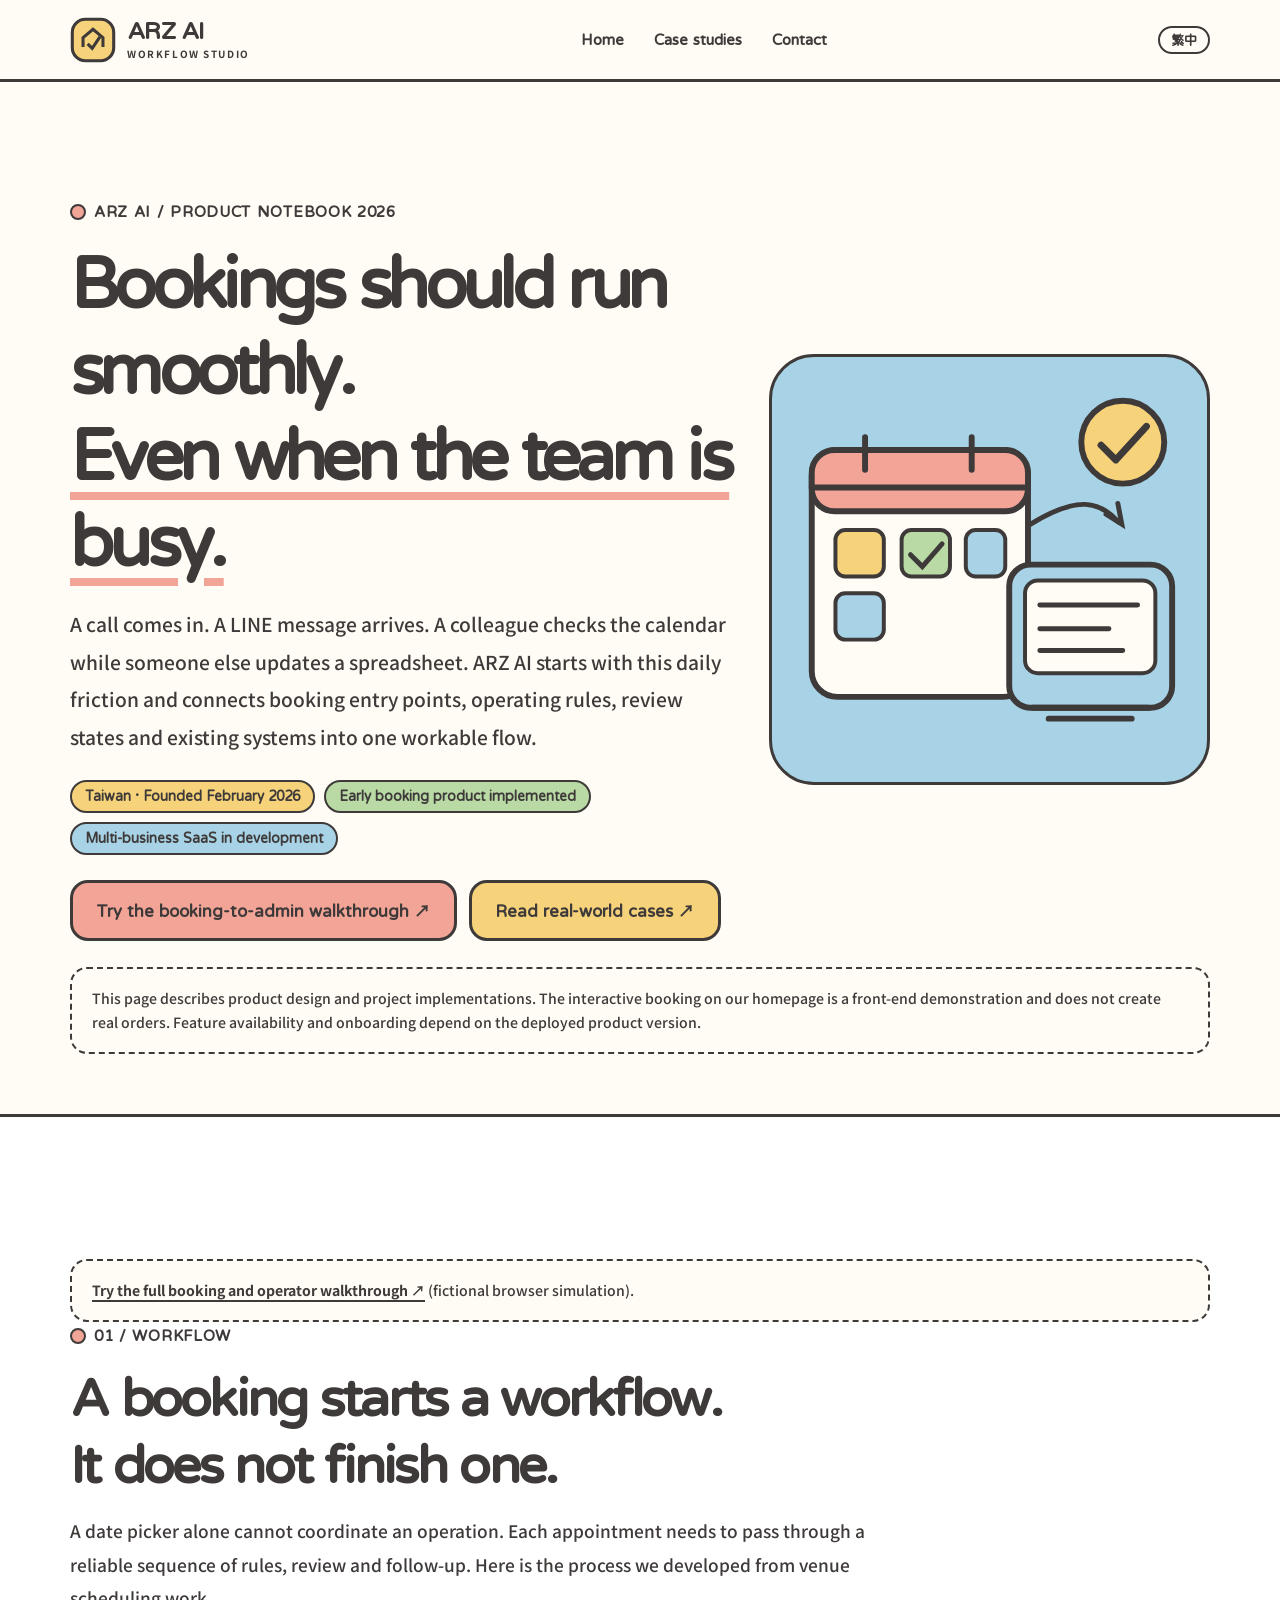
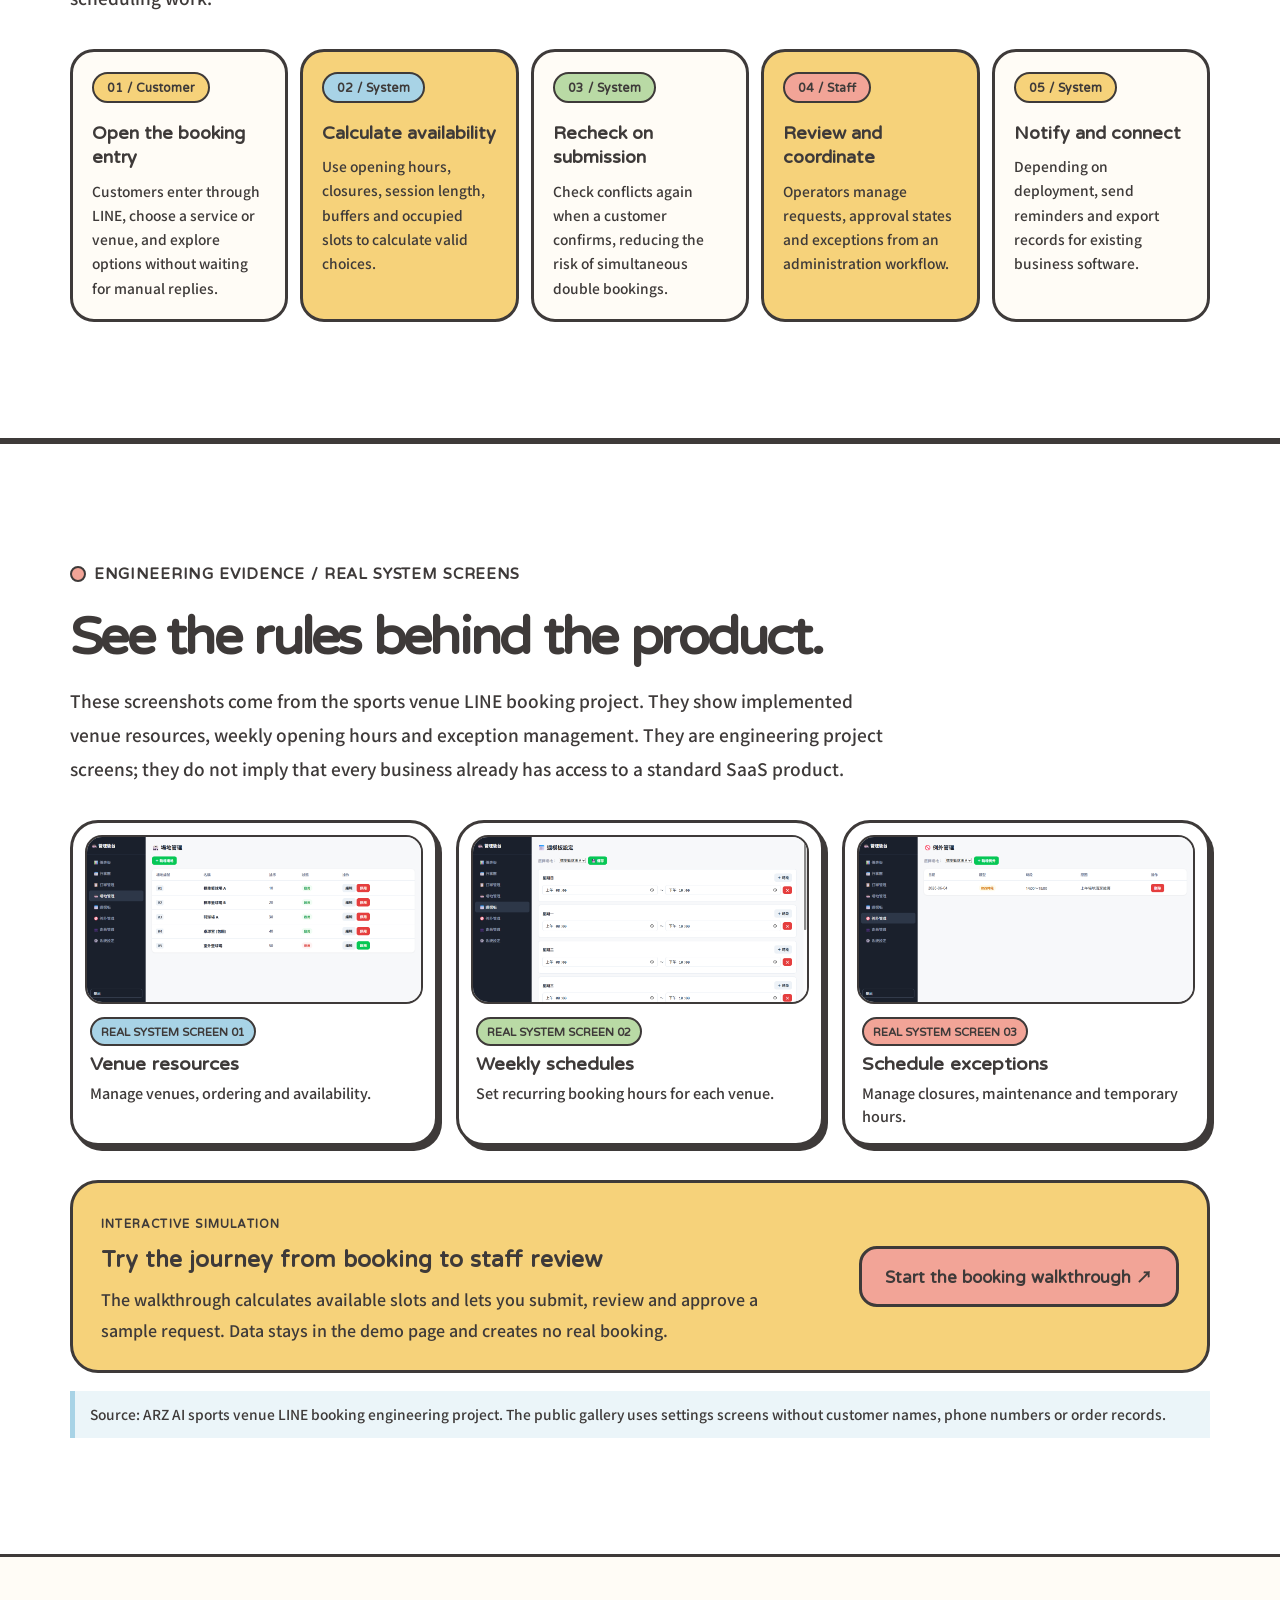
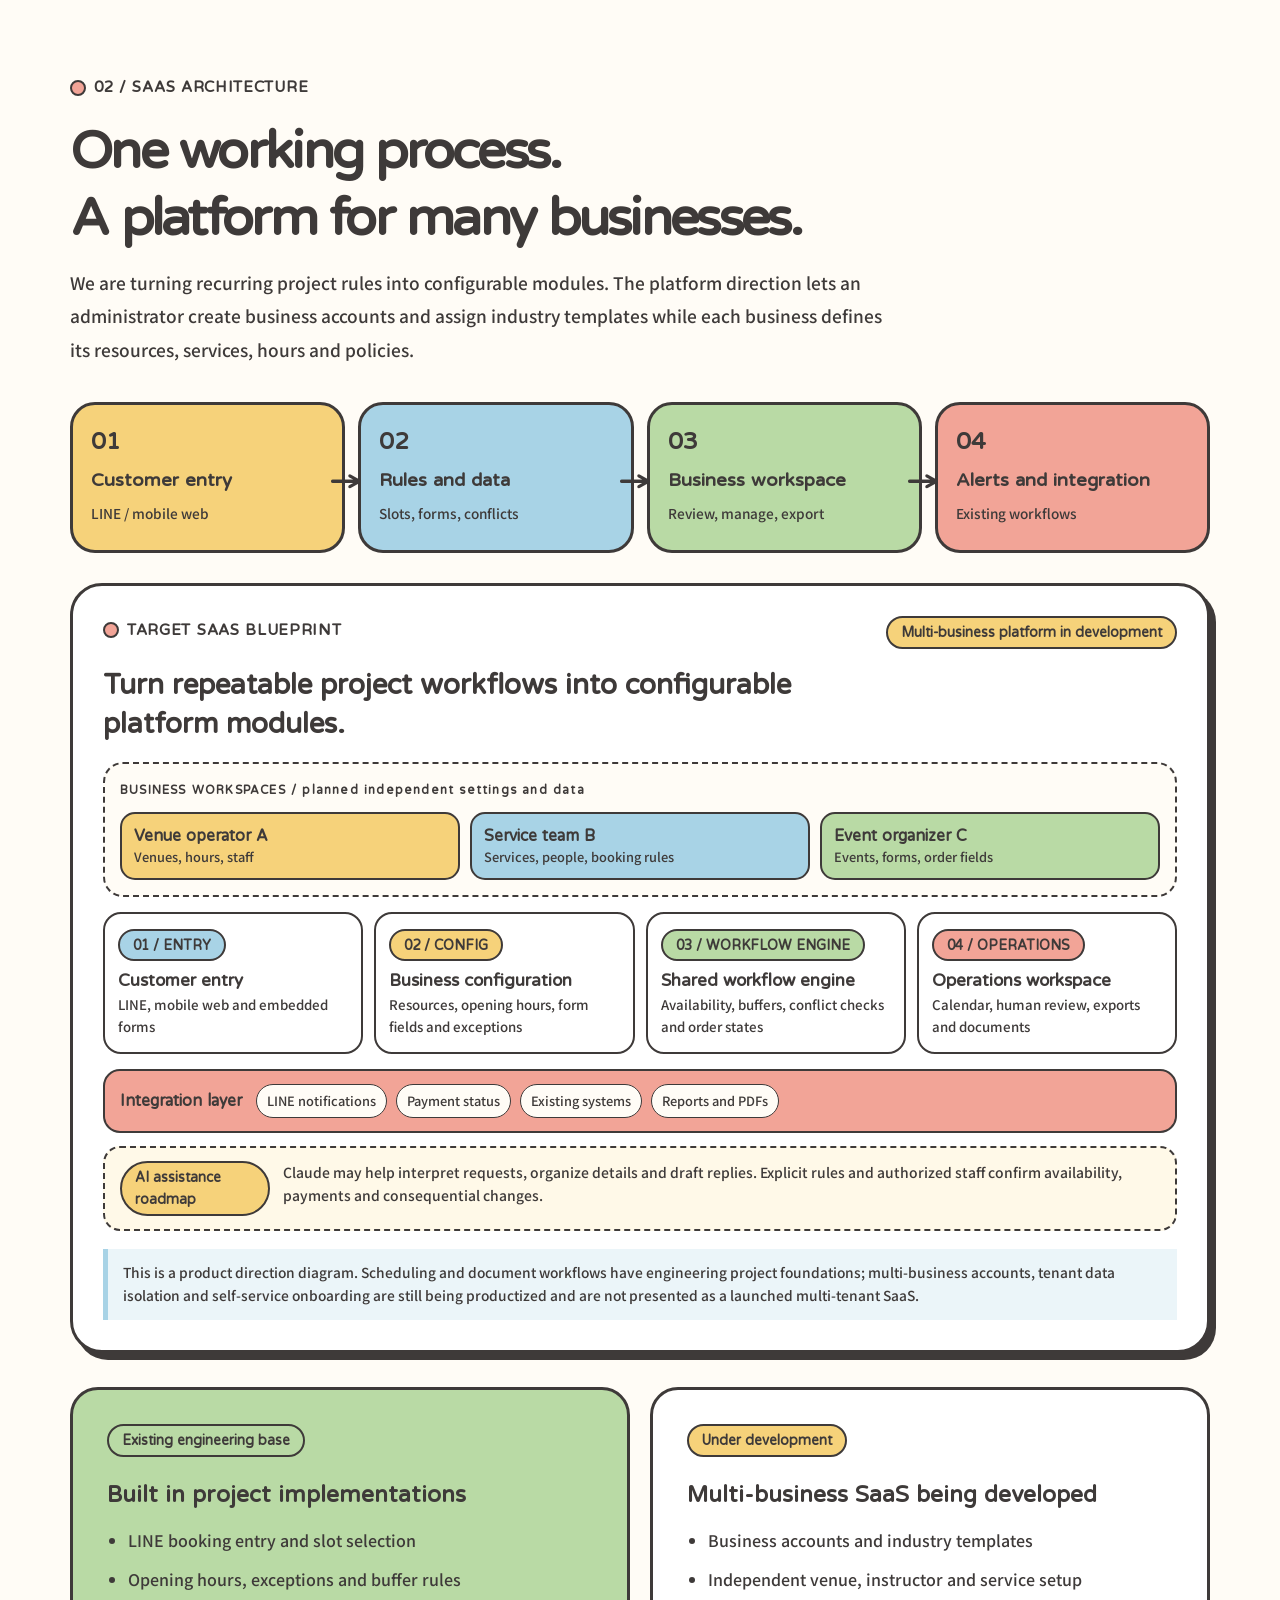
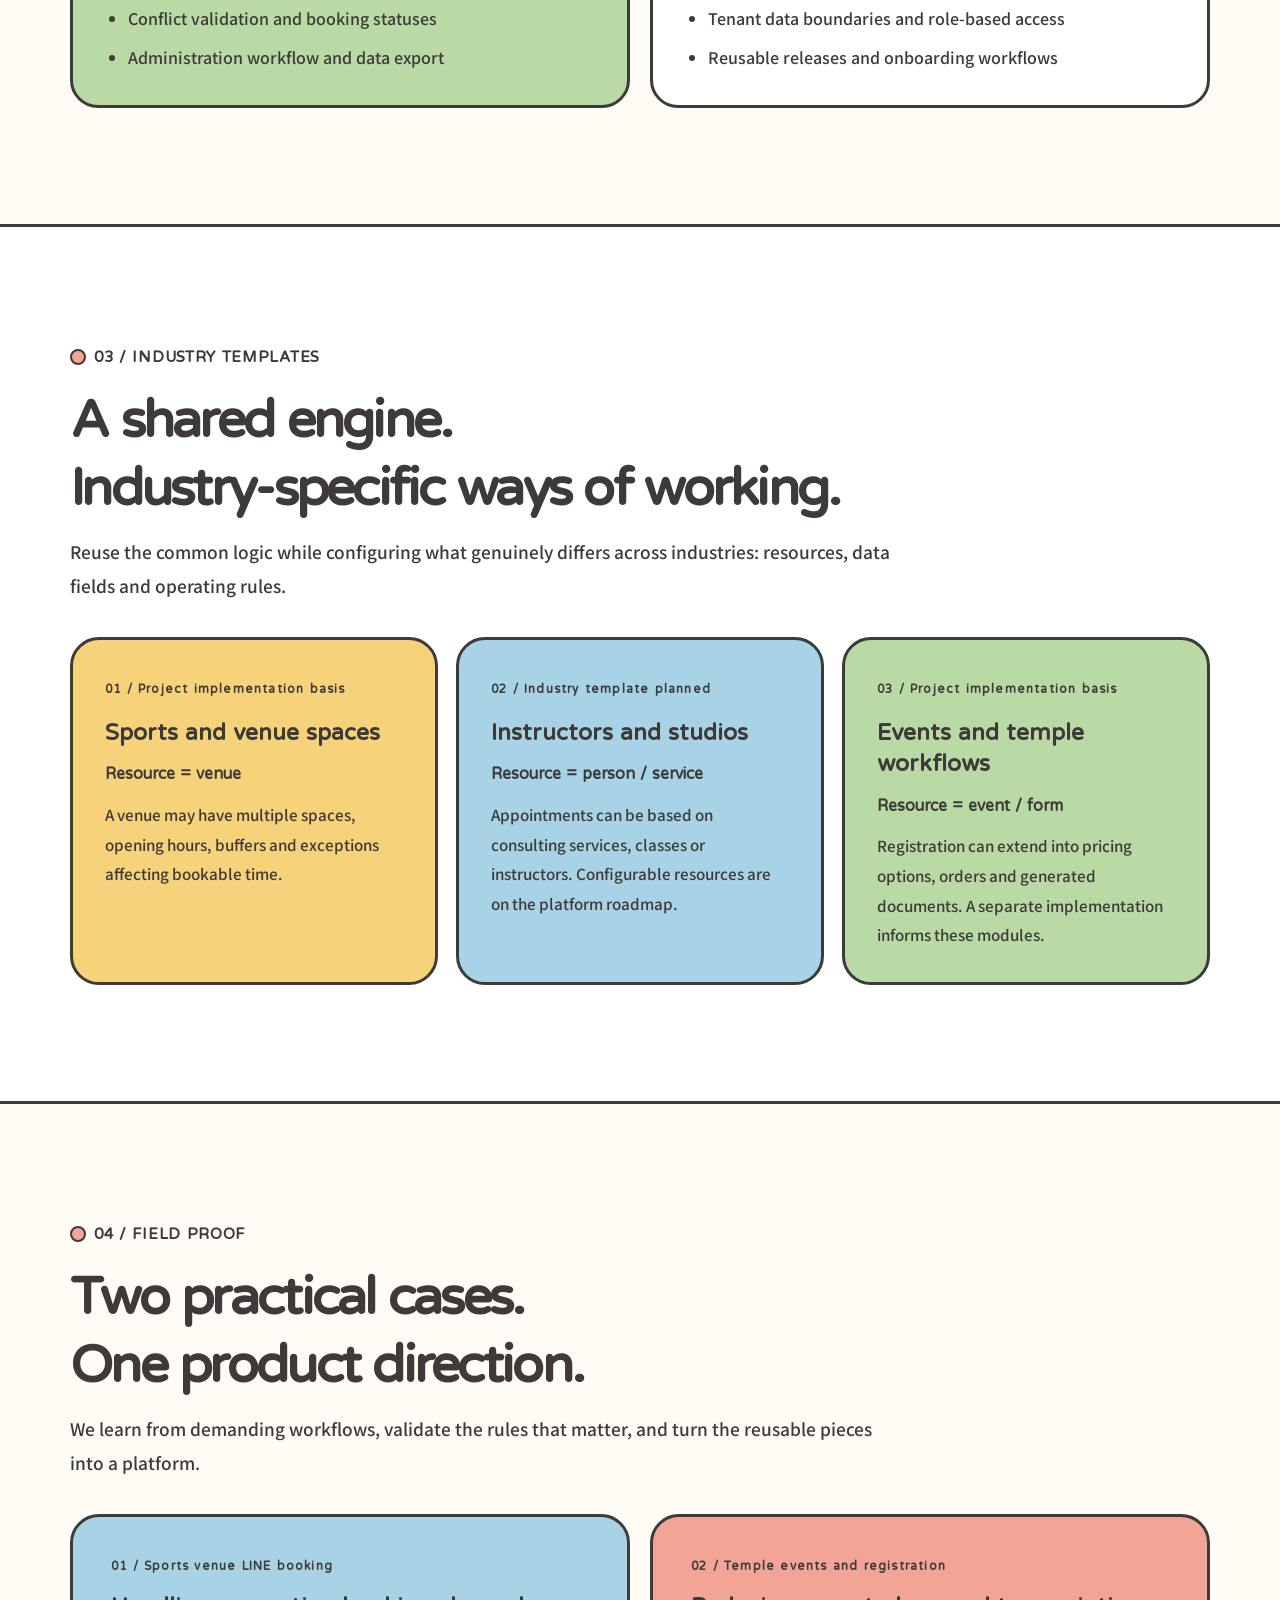
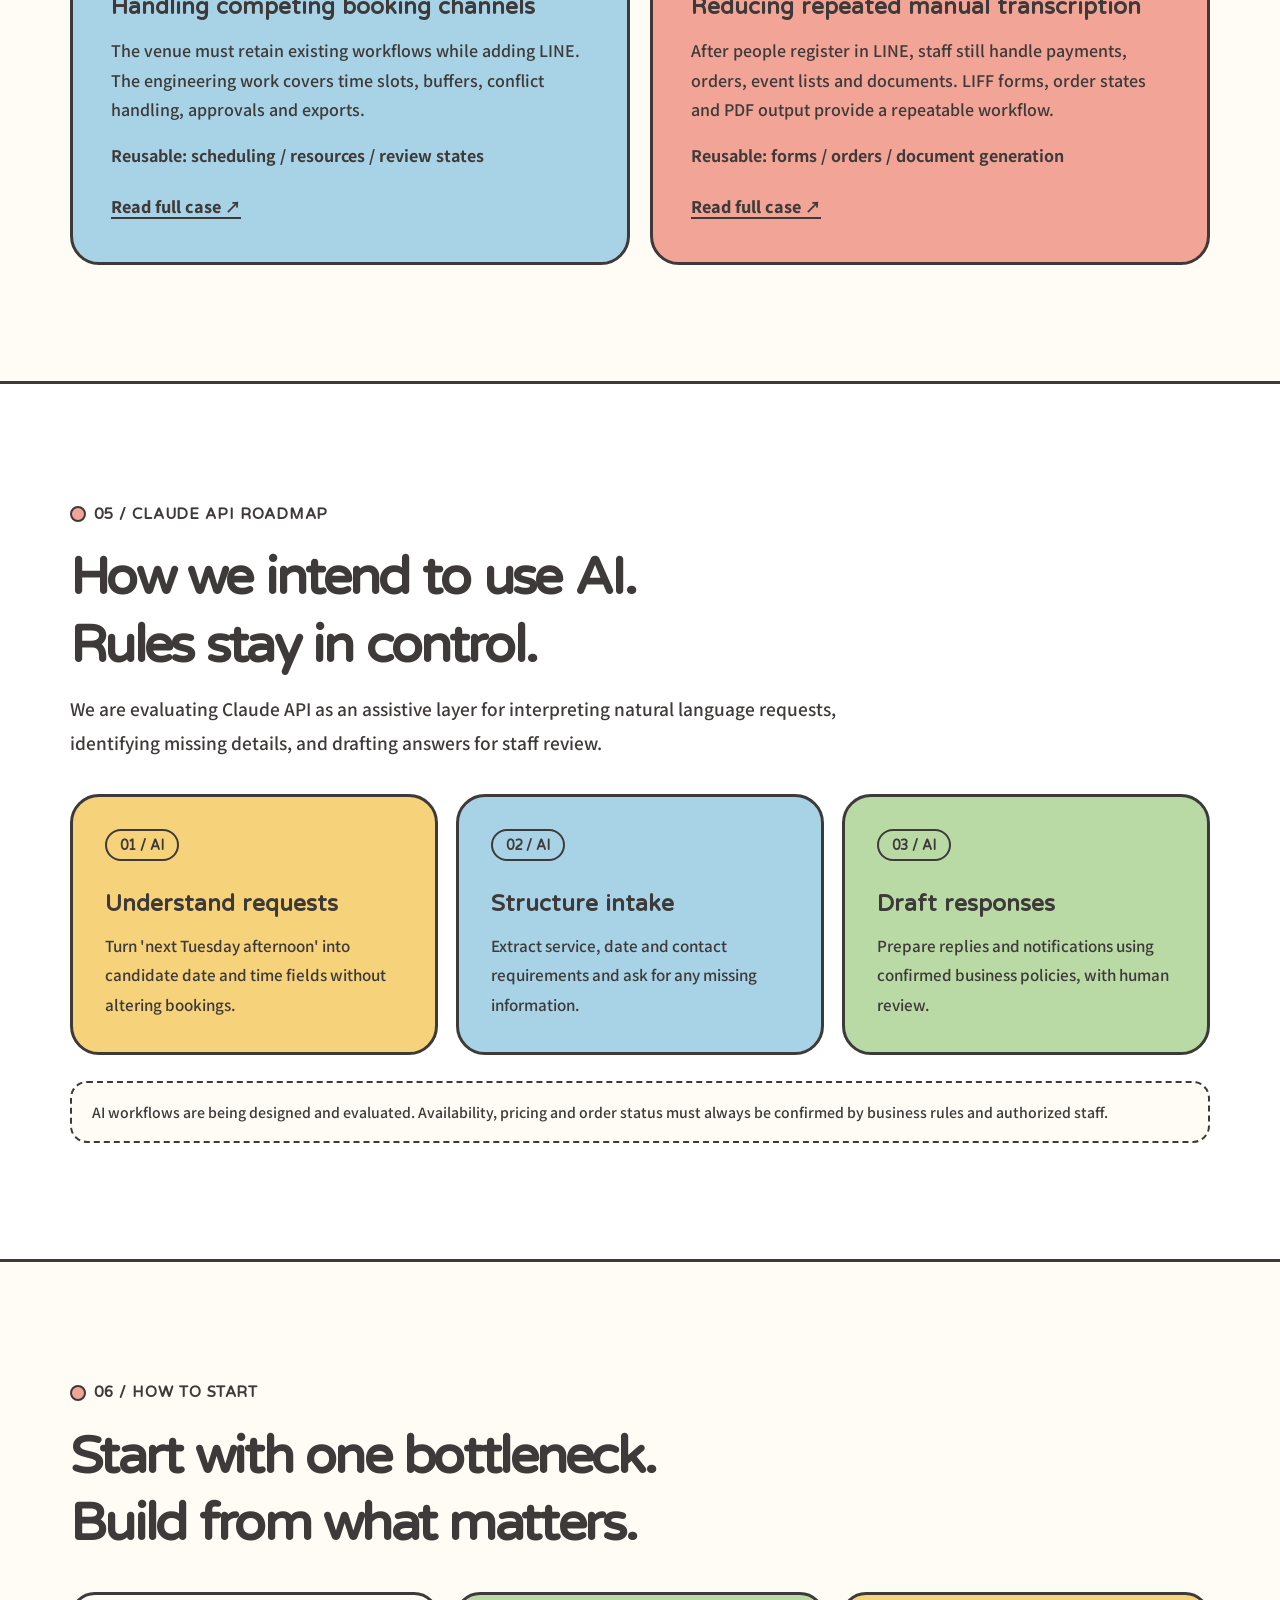
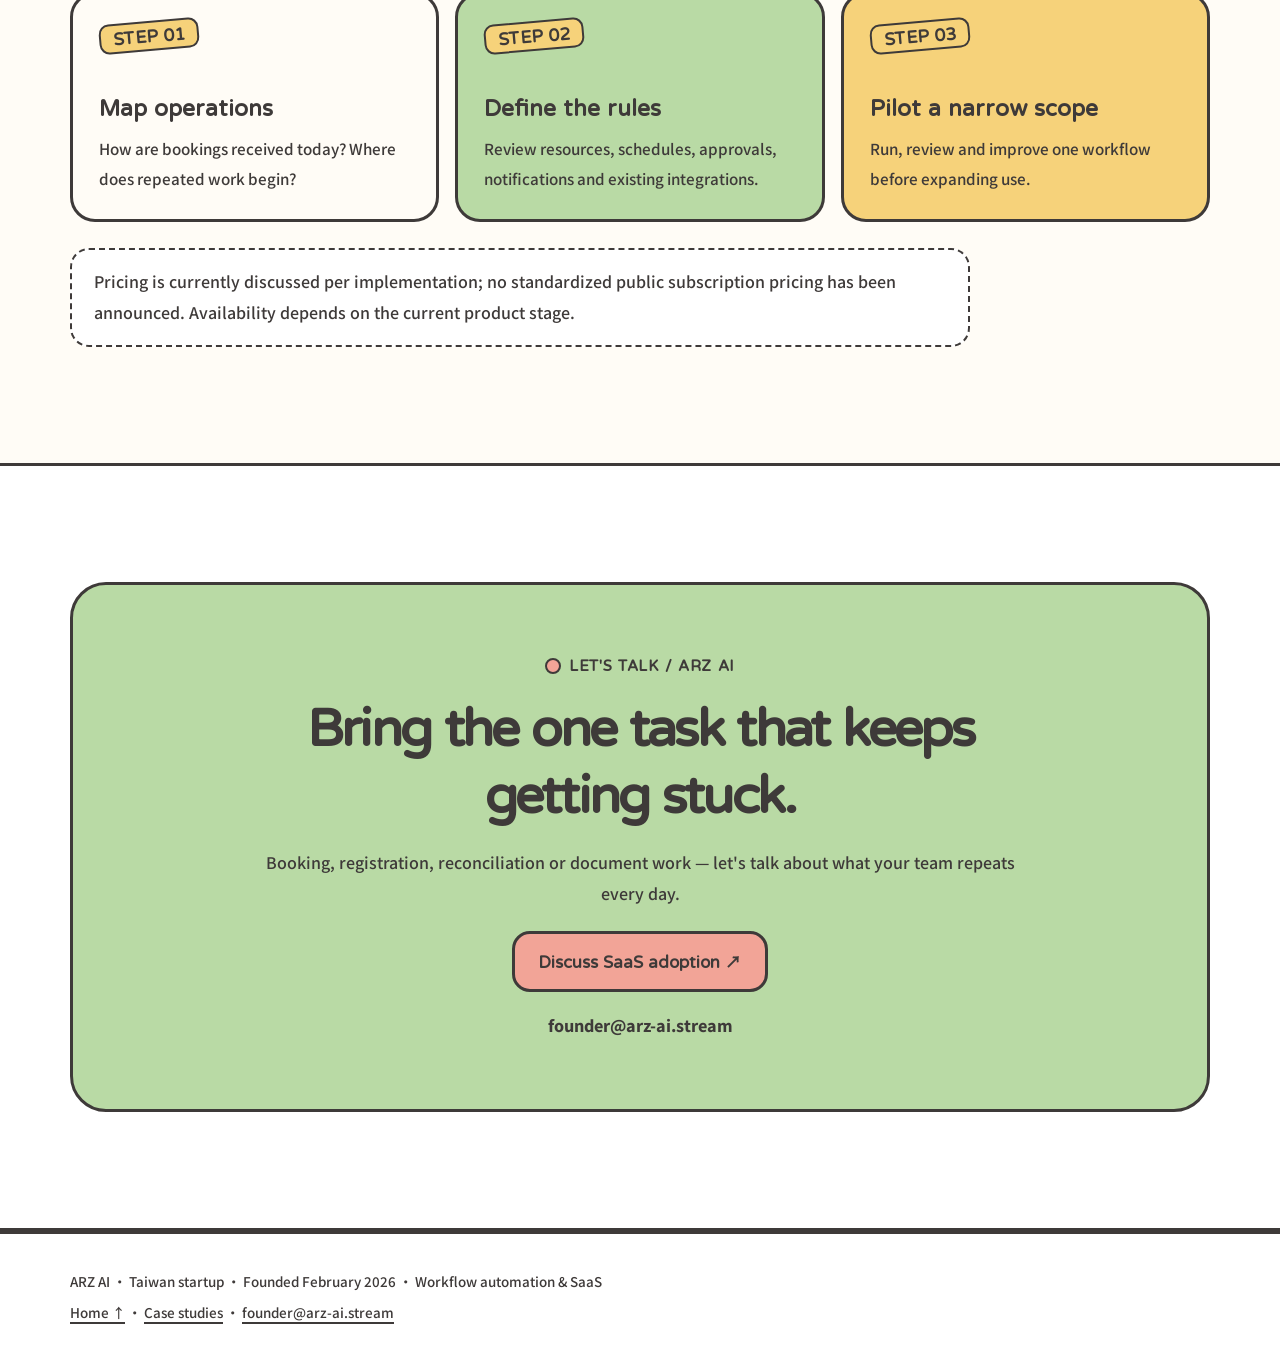
<file: platform-en.html>
<!doctype html>
<html lang="en">
<head>
<meta charset="utf-8"><meta name="viewport" content="width=device-width,initial-scale=1"><meta name="theme-color" content="#FFFCF6">
<title>ARZ AI SaaS Platform | From bookings to repeatable operations</title><meta name="description" content="Explore ARZ AI appointment SaaS, LINE booking implementations, a configurable multi-business platform roadmap, and AI-assisted workflow plans.">
<link rel="canonical" href="https://arz-ai.stream/platform-en.html"><link rel="alternate" hreflang="en" href="https://arz-ai.stream/platform-en.html">
<link rel="alternate" hreflang="zh-Hant" href="https://arz-ai.stream/platform.html">
<link rel="icon" type="image/svg+xml" href="favicon.svg"><link rel="stylesheet" href="styles.css">
</head>
<body>
<a class="skip-link" href="#main">Skip to content</a>
<header class="site-header"><div class="container header-inner">
<a class="brand" href="en.html"><svg class="brand-mark" viewBox="0 0 60 60" aria-hidden="true"><rect x="3" y="3" width="54" height="54" rx="17" fill="#F6D27A" stroke="#3E3A39" stroke-width="4"/><path d="M17 39V27l13-11 13 11v12" stroke="#3E3A39" fill="none" stroke-width="4"/><path d="M23 35l6 6 10-15" stroke="#3E3A39" fill="none" stroke-width="4"/></svg><span class="brand-text">ARZ AI<small>WORKFLOW STUDIO</small></span></a>
<nav class="dossier-nav"><a href="en.html">Home</a><a href="cases-en.html">Case studies</a><a href="#contact">Contact</a></nav>
<a class="lang-link" href="platform.html">繁中</a></div></header>
<main id="main">
<section class="section platform-hero"><div class="container platform-hero-grid"><div>
<span class="section-kicker">ARZ AI / PRODUCT NOTEBOOK 2026</span><h1>Bookings should run smoothly.<br><em>Even when the team is busy.</em></h1><p class="dossier-lead">A call comes in. A LINE message arrives. A colleague checks the calendar while someone else updates a spreadsheet. ARZ AI starts with this daily friction and connects booking entry points, operating rules, review states and existing systems into one workable flow.</p>
<div class="platform-badges"><span class="chip chip--yellow">Taiwan · Founded February 2026</span><span class="chip chip--green">Early booking product implemented</span><span class="chip chip--blue">Multi-business SaaS in development</span></div>
<div class="dossier-links"><a class="btn btn--coral" href="demo-en.html">Try the booking-to-admin walkthrough ↗</a><a class="btn btn--yellow" href="cases-en.html">Read real-world cases ↗</a></div>
</div><div class="platform-art"><svg viewBox="0 0 400 390" role="img" aria-label="Illustration of a booking calendar connected to a business work desk">
<rect x="20" y="74" width="219" height="250" rx="26" fill="#FFFCF6" stroke="#3E3A39" stroke-width="6"/>
<rect x="20" y="74" width="219" height="62" rx="23" fill="#F2A497" stroke="#3E3A39" stroke-width="6"/><path d="M20 112h219M74 61v33M182 61v33" stroke="#3E3A39" stroke-width="6" stroke-linecap="round"/>
<rect x="44" y="155" width="49" height="47" rx="10" fill="#F6D27A" stroke="#3E3A39" stroke-width="4"/><rect x="111" y="155" width="49" height="47" rx="10" fill="#B9DAA5" stroke="#3E3A39" stroke-width="4"/>
<rect x="176" y="155" width="40" height="47" rx="10" fill="#A8D3E6" stroke="#3E3A39" stroke-width="4"/><rect x="44" y="219" width="49" height="47" rx="10" fill="#A8D3E6" stroke="#3E3A39" stroke-width="4"/><path d="m120 180 12 12 20-23" stroke="#3E3A39" stroke-width="5" fill="none" stroke-linecap="round"/>
<rect x="220" y="190" width="165" height="145" rx="22" fill="#A8D3E6" stroke="#3E3A39" stroke-width="6"/><rect x="236" y="206" width="132" height="94" rx="13" fill="#FFFCF6" stroke="#3E3A39" stroke-width="4"/><path d="M251 231h99m-99 24h70m-70 22h84" stroke="#3E3A39" stroke-width="5" stroke-linecap="round"/><path d="M244 335h117m-101 11h84" stroke="#3E3A39" stroke-width="6" stroke-linecap="round"/>
<path d="M240 150c50-31 72-24 91-3" fill="none" stroke="#3E3A39" stroke-width="5" stroke-linecap="round"/><path d="m318 139 16 10-4-21" stroke="#3E3A39" stroke-width="5" stroke-linecap="round" fill="none"/>
<circle cx="335" cy="66" r="42" fill="#F6D27A" stroke="#3E3A39" stroke-width="6"/><path d="m313 69 15 15 31-34" stroke="#3E3A39" stroke-width="7" fill="none" stroke-linecap="round" stroke-linejoin="round"/></svg></div></div>
<div class="container"><p class="saas-trust-note">This page describes product design and project implementations. The interactive booking on our homepage is a front-end demonstration and does not create real orders. Feature availability and onboarding depend on the deployed product version.</p></div></section>
<section class="section paper-area" id="workflow"><div class="container"><p class="saas-trust-note"><a href="demo-en.html"><strong>Try the full booking and operator walkthrough ↗</strong></a> (fictional browser simulation).</p></div><div class="container"><span class="section-kicker">01 / WORKFLOW</span><h2>A booking starts a workflow.<br>It does not finish one.</h2><p class="platform-section-lead">A date picker alone cannot coordinate an operation. Each appointment needs to pass through a reliable sequence of rules, review and follow-up. Here is the process we developed from venue scheduling work.</p><div class="platform-flow"><article class="platform-flow-step"><span class="chip chip--yellow">01 / Customer</span><h3>Open the booking entry</h3><p>Customers enter through LINE, choose a service or venue, and explore options without waiting for manual replies.</p></article><article class="platform-flow-step"><span class="chip chip--blue">02 / System</span><h3>Calculate availability</h3><p>Use opening hours, closures, session length, buffers and occupied slots to calculate valid choices.</p></article><article class="platform-flow-step"><span class="chip chip--green">03 / System</span><h3>Recheck on submission</h3><p>Check conflicts again when a customer confirms, reducing the risk of simultaneous double bookings.</p></article><article class="platform-flow-step"><span class="chip chip--coral">04 / Staff</span><h3>Review and coordinate</h3><p>Operators manage requests, approval states and exceptions from an administration workflow.</p></article><article class="platform-flow-step"><span class="chip chip--yellow">05 / System</span><h3>Notify and connect</h3><p>Depending on deployment, send reminders and export records for existing business software.</p></article></div></div></section>
<section class="section paper-area" id="screens" aria-labelledby="screens-title"><div class="container"><span class="section-kicker">ENGINEERING EVIDENCE / REAL SYSTEM SCREENS</span><h2 id="screens-title">See the rules behind the product.</h2><p class="platform-section-lead">These screenshots come from the sports venue LINE booking project. They show implemented venue resources, weekly opening hours and exception management. They are engineering project screens; they do not imply that every business already has access to a standard SaaS product.</p><div class="project-screen-grid"><figure class="project-screen-card"><img src="assets/engineering/venue-resources.svg" alt="Venue resource management screen from the booking system" loading="lazy" decoding="async"><figcaption><span class="chip chip--blue">REAL SYSTEM SCREEN 01</span><strong>Venue resources</strong><span>Manage venues, ordering and availability.</span></figcaption></figure><figure class="project-screen-card"><img src="assets/engineering/venue-schedules.svg" alt="Weekly opening hours configuration screen from the booking system" loading="lazy" decoding="async"><figcaption><span class="chip chip--green">REAL SYSTEM SCREEN 02</span><strong>Weekly schedules</strong><span>Set recurring booking hours for each venue.</span></figcaption></figure><figure class="project-screen-card"><img src="assets/engineering/venue-exceptions.svg" alt="Exception schedule configuration screen from the booking system" loading="lazy" decoding="async"><figcaption><span class="chip chip--coral">REAL SYSTEM SCREEN 03</span><strong>Schedule exceptions</strong><span>Manage closures, maintenance and temporary hours.</span></figcaption></figure></div><div class="project-demo-bridge"><div><span class="tiny-label">INTERACTIVE SIMULATION</span><h3>Try the journey from booking to staff review</h3><p>The walkthrough calculates available slots and lets you submit, review and approve a sample request. Data stays in the demo page and creates no real booking.</p></div><a class="btn btn--coral" href="demo-en.html">Start the booking walkthrough ↗</a></div><p class="project-source-note">Source: ARZ AI sports venue LINE booking engineering project. The public gallery uses settings screens without customer names, phone numbers or order records.</p></div></section><section class="section" id="architecture"><div class="container"><span class="section-kicker">02 / SAAS ARCHITECTURE</span><h2>One working process.<br>A platform for many businesses.</h2><p class="platform-section-lead">We are turning recurring project rules into configurable modules. The platform direction lets an administrator create business accounts and assign industry templates while each business defines its resources, services, hours and policies.</p><div class="platform-arch"><div class="platform-arch-step"><span>01</span><strong>Customer entry</strong><small>LINE / mobile web</small></div><div class="platform-arch-step"><span>02</span><strong>Rules and data</strong><small>Slots, forms, conflicts</small></div><div class="platform-arch-step"><span>03</span><strong>Business workspace</strong><small>Review, manage, export</small></div><div class="platform-arch-step"><span>04</span><strong>Alerts and integration</strong><small>Existing workflows</small></div></div><div class="saas-blueprint" aria-label="Illustrative target architecture for ARZ AI SaaS"><div class="saas-blueprint-head"><div><span class="section-kicker">TARGET SAAS BLUEPRINT</span><h3>Turn repeatable project workflows into configurable platform modules.</h3></div><span class="chip chip--yellow">Multi-business platform in development</span></div><div class="saas-tenant-band"><span class="tiny-label">BUSINESS WORKSPACES / planned independent settings and data</span><div><strong>Venue operator A</strong><small>Venues, hours, staff</small></div><div><strong>Service team B</strong><small>Services, people, booking rules</small></div><div><strong>Event organizer C</strong><small>Events, forms, order fields</small></div></div><div class="saas-module-grid"><article><span class="chip chip--blue">01 / ENTRY</span><h4>Customer entry</h4><p>LINE, mobile web and embedded forms</p></article><article><span class="chip chip--yellow">02 / CONFIG</span><h4>Business configuration</h4><p>Resources, opening hours, form fields and exceptions</p></article><article><span class="chip chip--green">03 / WORKFLOW ENGINE</span><h4>Shared workflow engine</h4><p>Availability, buffers, conflict checks and order states</p></article><article><span class="chip chip--coral">04 / OPERATIONS</span><h4>Operations workspace</h4><p>Calendar, human review, exports and documents</p></article></div><div class="saas-shared-row"><strong>Integration layer</strong><span>LINE notifications</span><span>Payment status</span><span>Existing systems</span><span>Reports and PDFs</span></div><div class="saas-ai-row"><span class="chip chip--yellow">AI assistance roadmap</span><p>Claude may help interpret requests, organize details and draft replies. Explicit rules and authorized staff confirm availability, payments and consequential changes.</p></div><p class="project-source-note">This is a product direction diagram. Scheduling and document workflows have engineering project foundations; multi-business accounts, tenant data isolation and self-service onboarding are still being productized and are not presented as a launched multi-tenant SaaS.</p></div><div class="platform-columns"><article class="platform-stage platform-stage--done"><span class="chip chip--green"> Existing engineering base </span><h3>Built in project implementations</h3><ul><li>LINE booking entry and slot selection</li><li>Opening hours, exceptions and buffer rules</li><li>Conflict validation and booking statuses</li><li>Administration workflow and data export</li></ul></article><article class="platform-stage platform-stage--next"><span class="chip chip--yellow">Under development</span><h3>Multi-business SaaS being developed</h3><ul><li>Business accounts and industry templates</li><li>Independent venue, instructor and service setup</li><li>Tenant data boundaries and role-based access</li><li>Reusable releases and onboarding workflows</li></ul></article></div></div></section>
<section class="section paper-area" id="industries"><div class="container"><span class="section-kicker">03 / INDUSTRY TEMPLATES</span><h2>A shared engine.<br>Industry-specific ways of working.</h2><p class="platform-section-lead">Reuse the common logic while configuring what genuinely differs across industries: resources, data fields and operating rules.</p><div class="platform-industry-grid"><article class="platform-industry"><span class="tiny-label">01 / Project implementation basis</span><h3>Sports and venue spaces</h3><strong>Resource = venue</strong><p>A venue may have multiple spaces, opening hours, buffers and exceptions affecting bookable time.</p></article><article class="platform-industry"><span class="tiny-label">02 / Industry template planned</span><h3>Instructors and studios</h3><strong>Resource = person / service</strong><p>Appointments can be based on consulting services, classes or instructors. Configurable resources are on the platform roadmap.</p></article><article class="platform-industry"><span class="tiny-label">03 / Project implementation basis</span><h3>Events and temple workflows</h3><strong>Resource = event / form</strong><p>Registration can extend into pricing options, orders and generated documents. A separate implementation informs these modules.</p></article></div></div></section>
<section class="section" id="cases"><div class="container"><span class="section-kicker">04 / FIELD PROOF</span><h2>Two practical cases.<br>One product direction.</h2><p class="platform-section-lead">We learn from demanding workflows, validate the rules that matter, and turn the reusable pieces into a platform.</p><div class="platform-case-grid"><article class="platform-case"><span class="tiny-label">01 / Sports venue LINE booking</span><h3>Handling competing booking channels</h3><p>The venue must retain existing workflows while adding LINE. The engineering work covers time slots, buffers, conflict handling, approvals and exports.</p><strong>Reusable: scheduling / resources / review states</strong><a class="text-cta" href="cases-en.html#case-1">Read full case ↗</a></article><article class="platform-case"><span class="tiny-label">02 / Temple events and registration</span><h3>Reducing repeated manual transcription</h3><p>After people register in LINE, staff still handle payments, orders, event lists and documents. LIFF forms, order states and PDF output provide a repeatable workflow.</p><strong>Reusable: forms / orders / document generation</strong><a class="text-cta" href="cases-en.html#case-2">Read full case ↗</a></article></div></div></section>
<section class="section paper-area" id="ai"><div class="container"><span class="section-kicker">05 / CLAUDE API ROADMAP</span><h2>How we intend to use AI.<br>Rules stay in control.</h2><p class="platform-section-lead">We are evaluating Claude API as an assistive layer for interpreting natural language requests, identifying missing details, and drafting answers for staff review.</p><div class="platform-ai-grid"><article><span class="chip chip--yellow">01 / AI</span><h3>Understand requests</h3><p>Turn 'next Tuesday afternoon' into candidate date and time fields without altering bookings.</p></article><article><span class="chip chip--blue">02 / AI</span><h3>Structure intake</h3><p>Extract service, date and contact requirements and ask for any missing information.</p></article><article><span class="chip chip--green">03 / AI</span><h3>Draft responses</h3><p>Prepare replies and notifications using confirmed business policies, with human review.</p></article></div><p class="saas-trust-note">AI workflows are being designed and evaluated. Availability, pricing and order status must always be confirmed by business rules and authorized staff.</p></div></section>
<section class="section" id="onboarding"><div class="container"><span class="section-kicker">06 / HOW TO START</span><h2>Start with one bottleneck.<br>Build from what matters.</h2><div class="platform-onboard"><div><span class="step-no">STEP 01</span><h3>Map operations</h3><p>How are bookings received today? Where does repeated work begin?</p></div><div><span class="step-no">STEP 02</span><h3>Define the rules</h3><p>Review resources, schedules, approvals, notifications and existing integrations.</p></div><div><span class="step-no">STEP 03</span><h3>Pilot a narrow scope</h3><p>Run, review and improve one workflow before expanding use.</p></div></div><p class="platform-pricing">Pricing is currently discussed per implementation; no standardized public subscription pricing has been announced. Availability depends on the current product stage.</p></div></section>
<section class="section paper-area" id="contact"><div class="container"><div class="platform-contact"><span class="section-kicker">LET'S TALK / ARZ AI</span><h2>Bring the one task that keeps getting stuck.</h2><p>Booking, registration, reconciliation or document work — let's talk about what your team repeats every day.</p><a class="btn btn--coral" href="mailto:founder@arz-ai.stream?subject=ARZ%20AI%20SaaS%20inquiry">Discuss SaaS adoption ↗</a><p class="platform-email">founder@arz-ai.stream</p></div></div></section>
</main><footer class="footer"><div class="container"><p>ARZ AI · Taiwan startup · Founded February 2026 · Workflow automation &amp; SaaS</p><p><a href="en.html">Home ↑</a> · <a href="cases-en.html">Case studies</a> · <a href="mailto:founder@arz-ai.stream">founder@arz-ai.stream</a></p></div></footer>
</body></html>
</file>
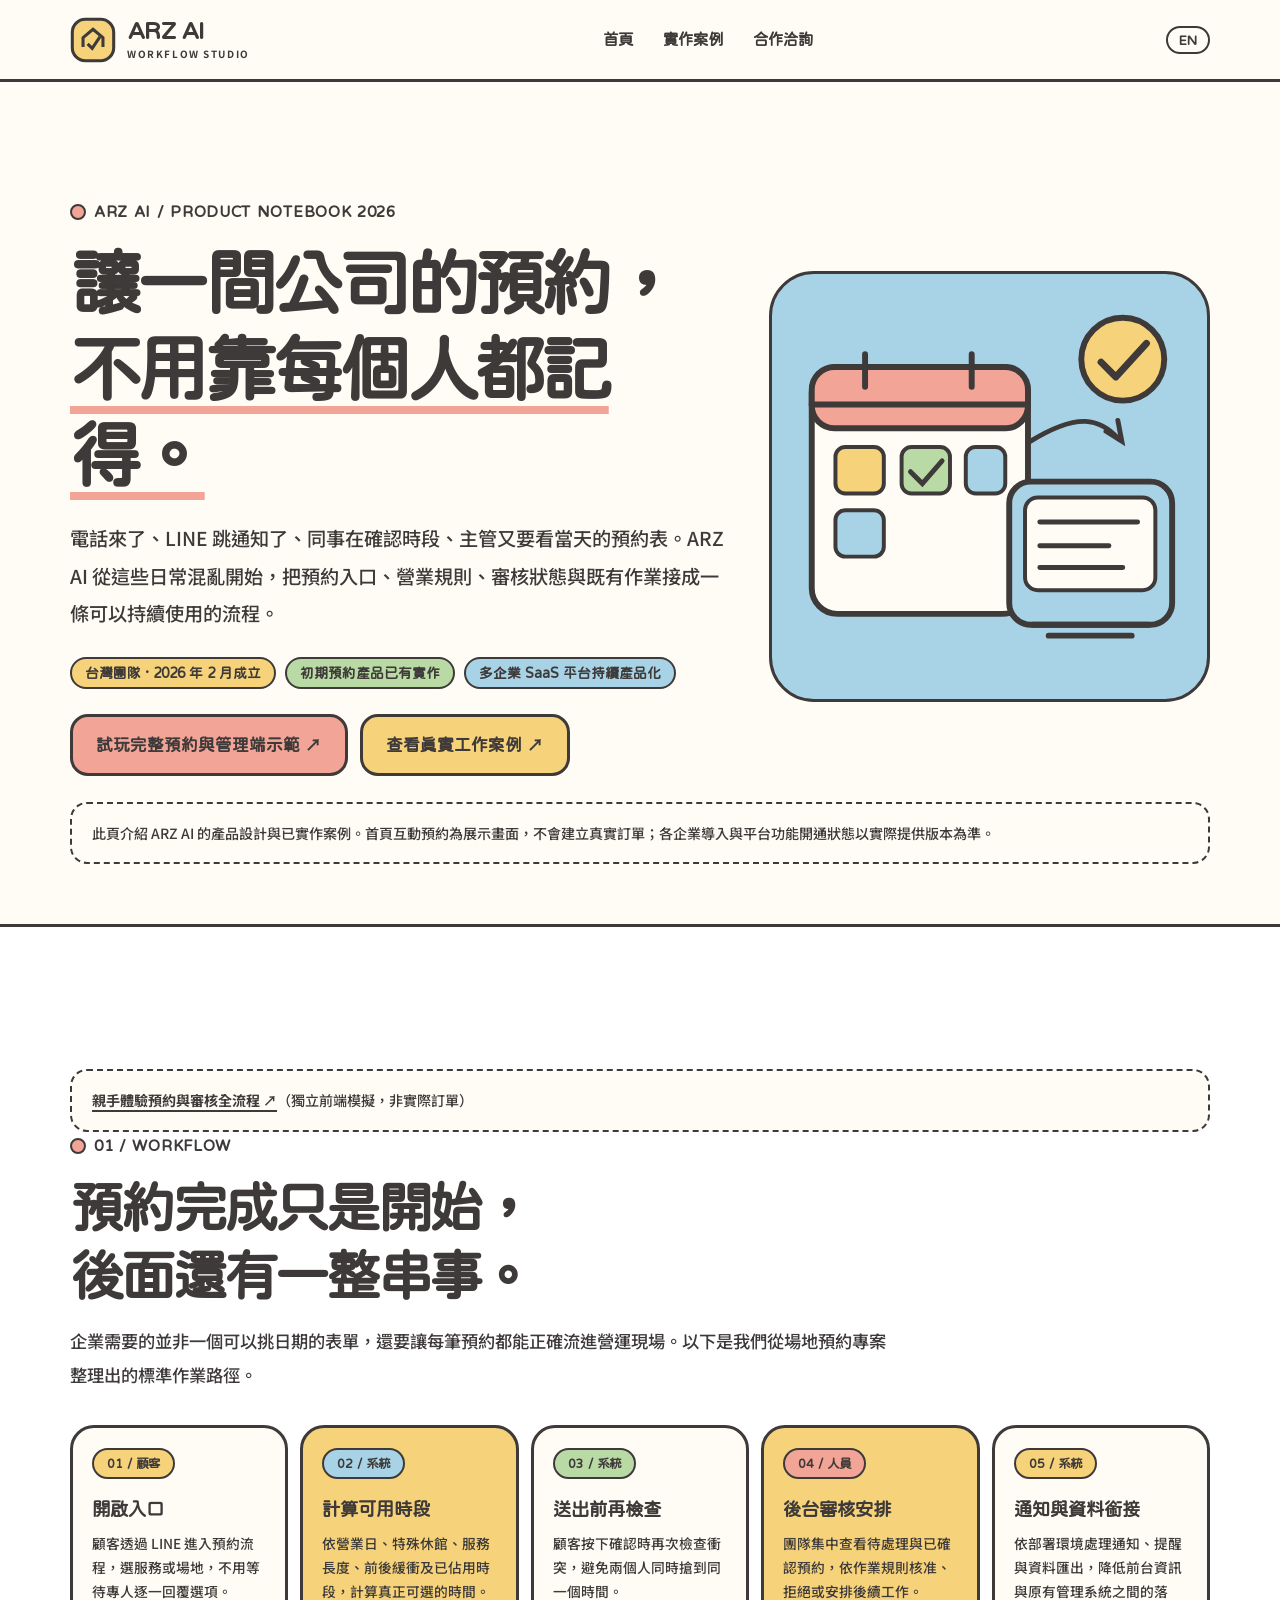
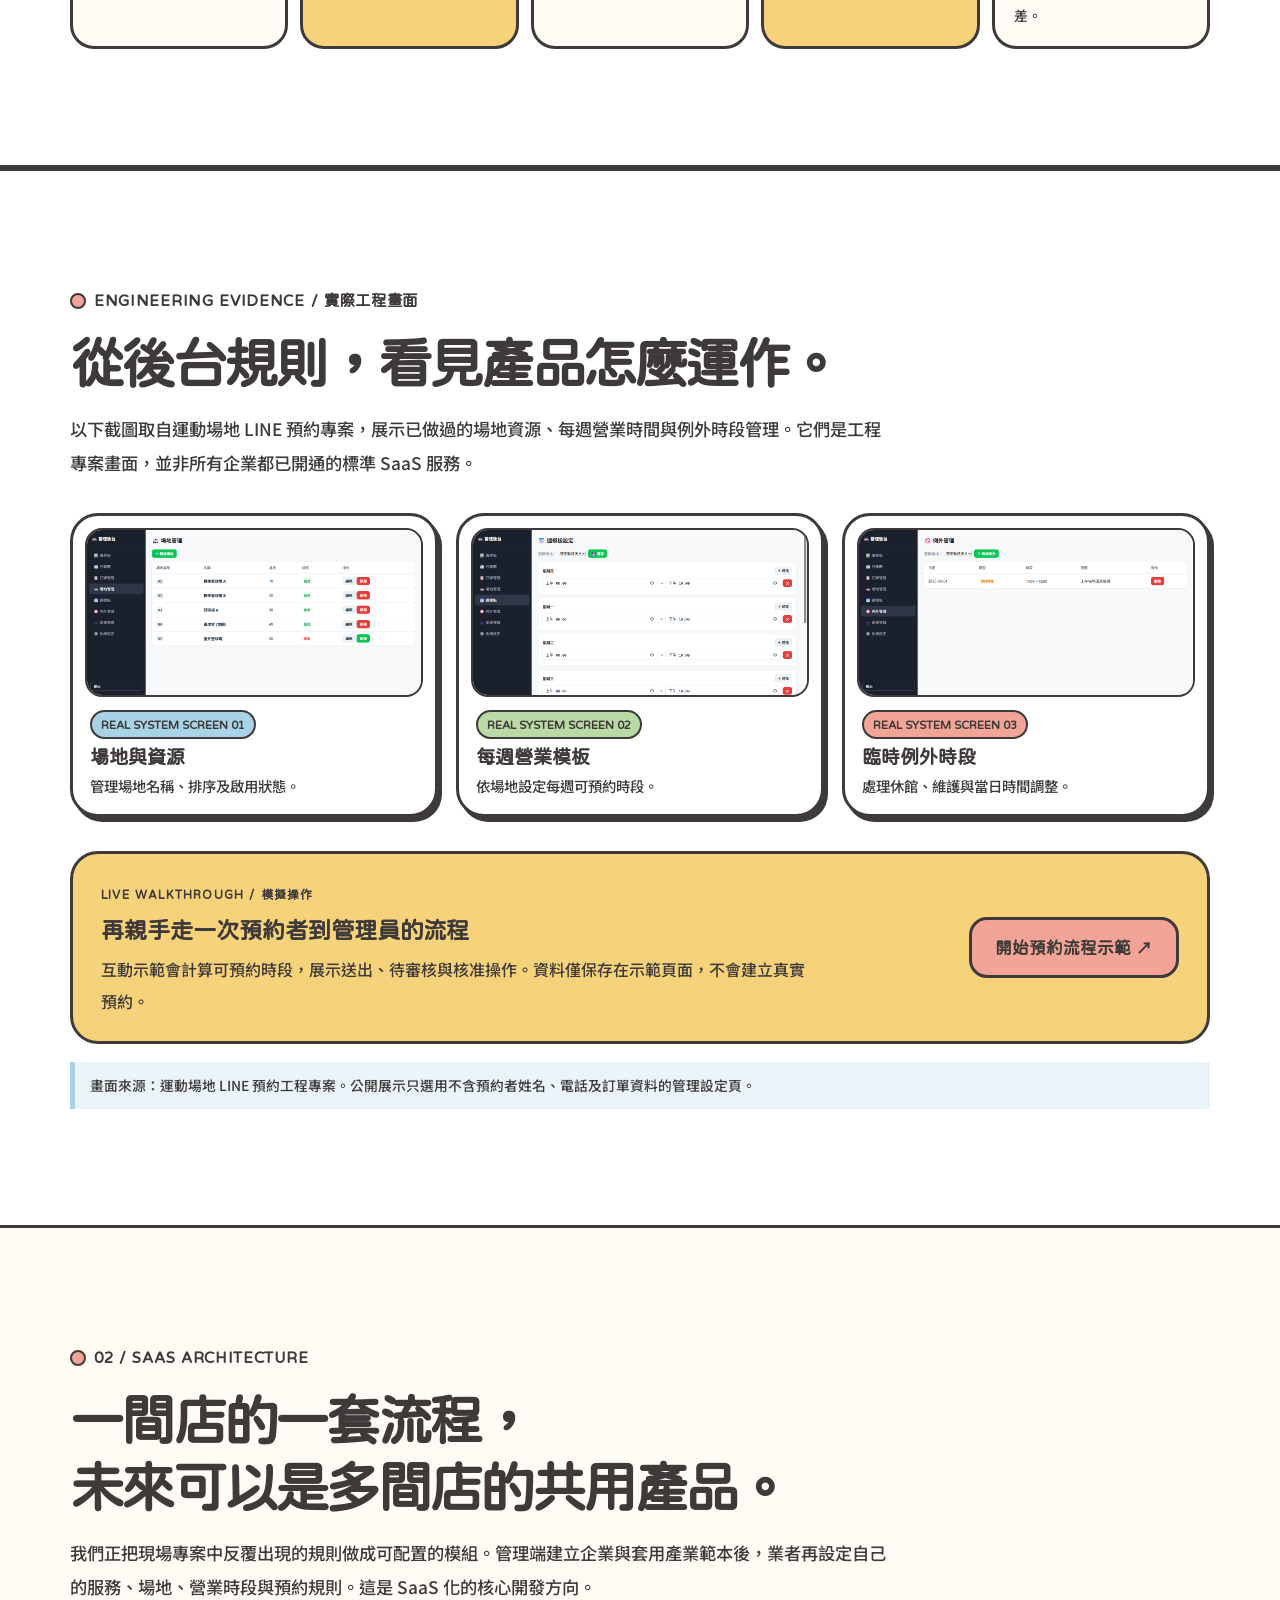
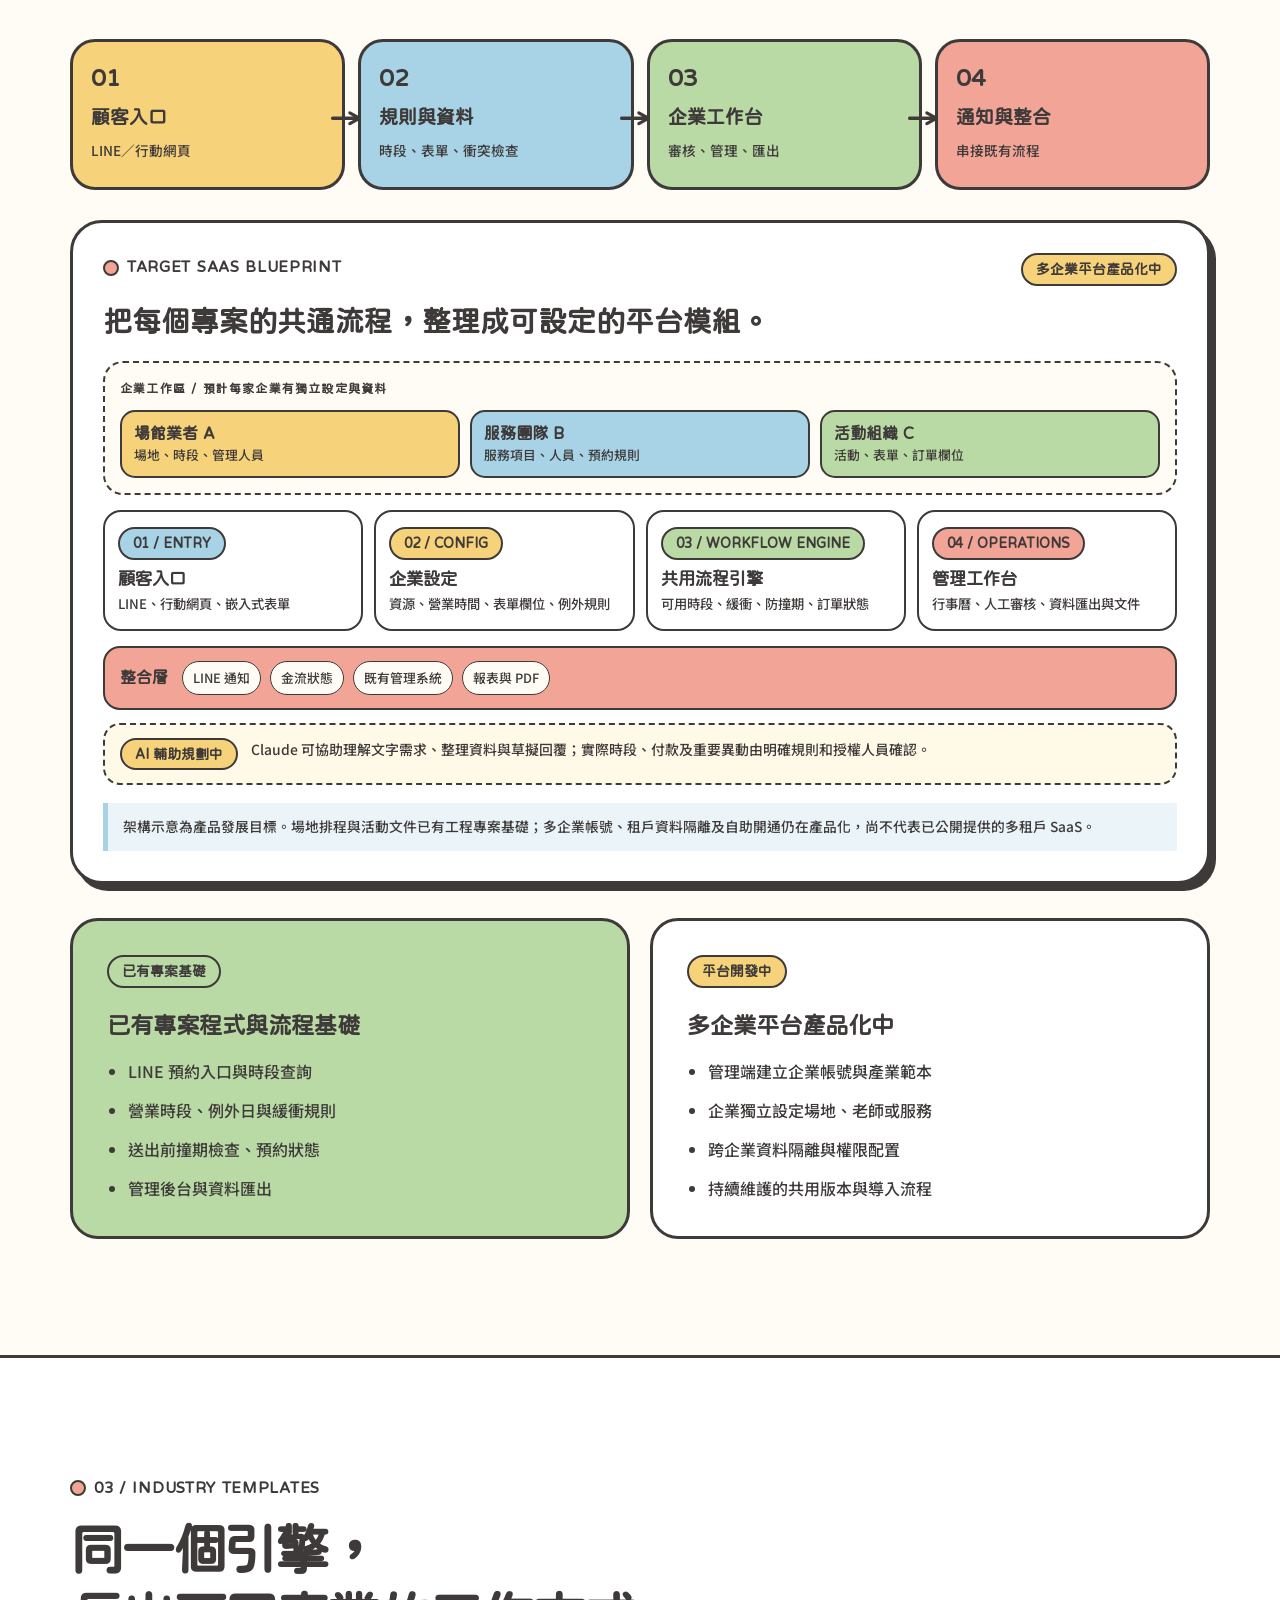
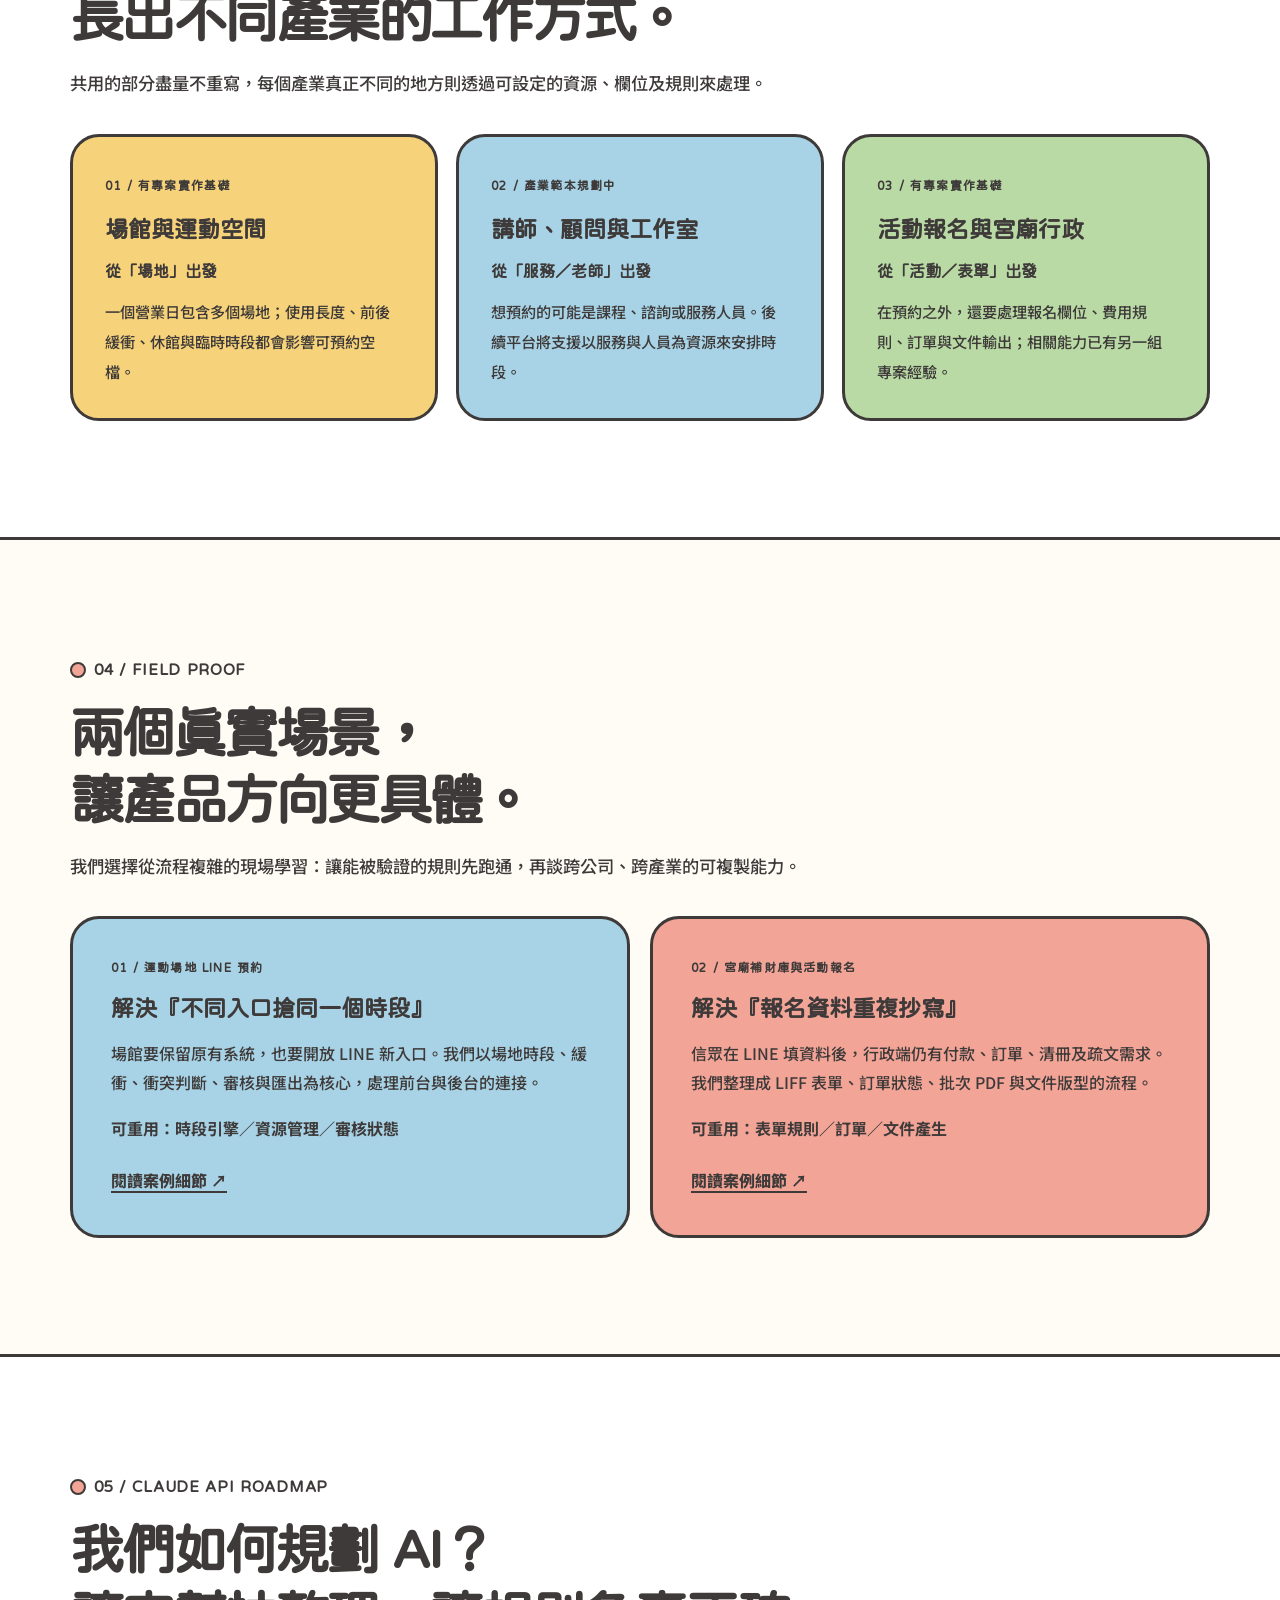
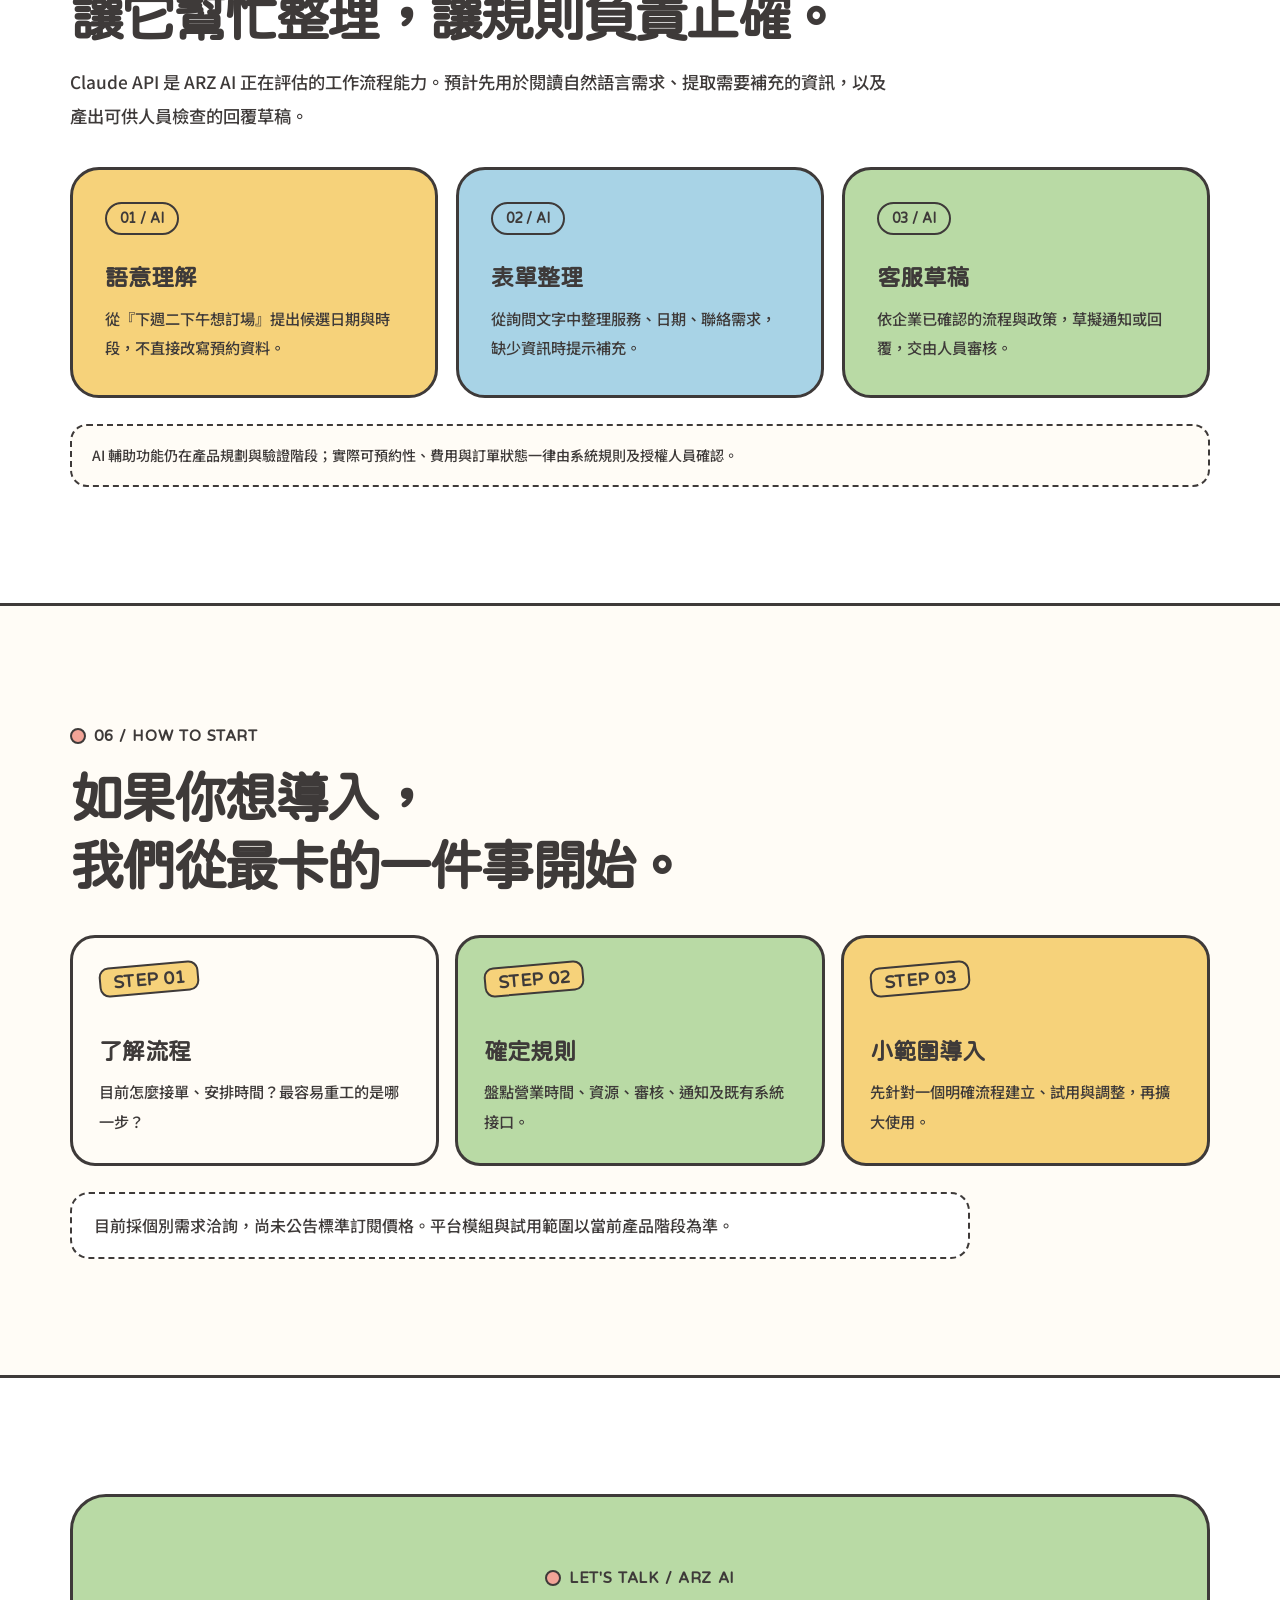
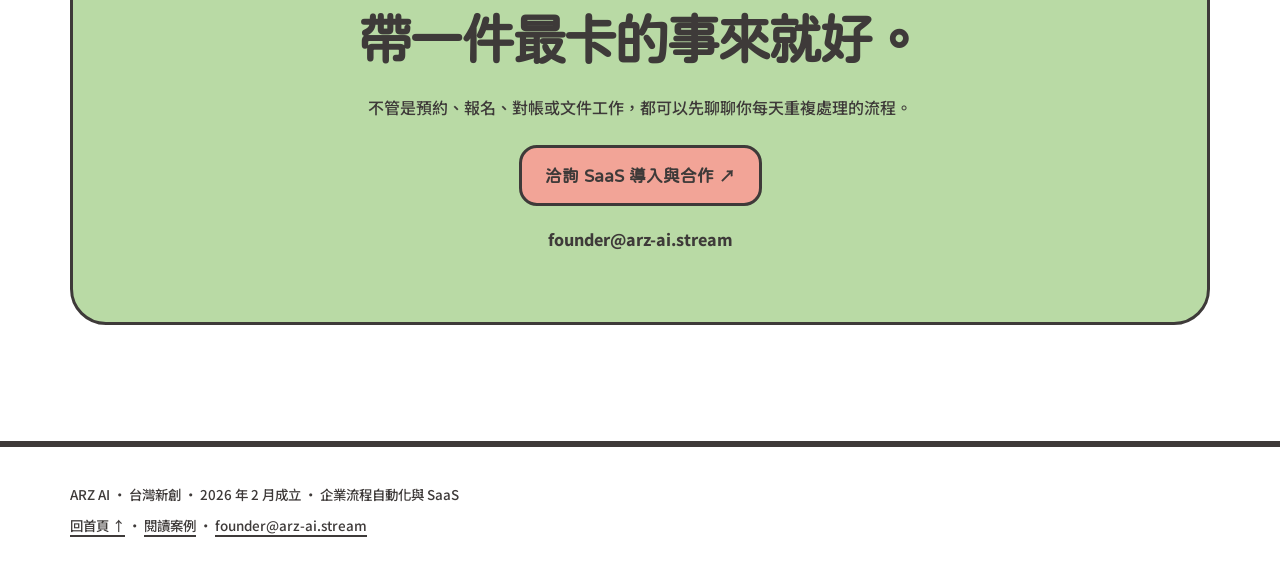
<file: platform.html>
<!doctype html>
<html lang="zh-Hant">
<head>
<meta charset="utf-8"><meta name="viewport" content="width=device-width,initial-scale=1"><meta name="theme-color" content="#FFFCF6">
<title>ARZ AI SaaS 平台｜讓一間公司的預約與行政工作順起來</title><meta name="description" content="ARZ AI 的 SaaS 預約管理產品、LINE 預約案例、多企業模組化架構、AI 工作流程路線與導入方式。了解已實作的能力與產品化進度。">
<link rel="canonical" href="https://arz-ai.stream/platform.html"><link rel="alternate" hreflang="zh-Hant" href="https://arz-ai.stream/platform.html">
<link rel="alternate" hreflang="en" href="https://arz-ai.stream/platform-en.html">
<link rel="icon" type="image/svg+xml" href="favicon.svg"><link rel="stylesheet" href="styles.css">
</head>
<body>
<a class="skip-link" href="#main">跳至主要內容</a>
<header class="site-header"><div class="container header-inner">
<a class="brand" href="index.html"><svg class="brand-mark" viewBox="0 0 60 60" aria-hidden="true"><rect x="3" y="3" width="54" height="54" rx="17" fill="#F6D27A" stroke="#3E3A39" stroke-width="4"/><path d="M17 39V27l13-11 13 11v12" stroke="#3E3A39" fill="none" stroke-width="4"/><path d="M23 35l6 6 10-15" stroke="#3E3A39" fill="none" stroke-width="4"/></svg><span class="brand-text">ARZ AI<small>WORKFLOW STUDIO</small></span></a>
<nav class="dossier-nav"><a href="index.html">首頁</a><a href="cases.html">實作案例</a><a href="#contact">合作洽詢</a></nav>
<a class="lang-link" href="platform-en.html">EN</a></div></header>
<main id="main">
<section class="section platform-hero"><div class="container platform-hero-grid"><div>
<span class="section-kicker">ARZ AI / PRODUCT NOTEBOOK 2026</span><h1>讓一間公司的預約，<br><em>不用靠每個人都記得。</em></h1><p class="dossier-lead">電話來了、LINE 跳通知了、同事在確認時段、主管又要看當天的預約表。ARZ AI 從這些日常混亂開始，把預約入口、營業規則、審核狀態與既有作業接成一條可以持續使用的流程。</p>
<div class="platform-badges"><span class="chip chip--yellow">台灣團隊 · 2026 年 2 月成立</span><span class="chip chip--green">初期預約產品已有實作</span><span class="chip chip--blue">多企業 SaaS 平台持續產品化</span></div>
<div class="dossier-links"><a class="btn btn--coral" href="demo.html">試玩完整預約與管理端示範 ↗</a><a class="btn btn--yellow" href="cases.html">查看真實工作案例 ↗</a></div>
</div><div class="platform-art"><svg viewBox="0 0 400 390" role="img" aria-label="預約日曆連接店家工作台的原創插畫">
<rect x="20" y="74" width="219" height="250" rx="26" fill="#FFFCF6" stroke="#3E3A39" stroke-width="6"/>
<rect x="20" y="74" width="219" height="62" rx="23" fill="#F2A497" stroke="#3E3A39" stroke-width="6"/><path d="M20 112h219M74 61v33M182 61v33" stroke="#3E3A39" stroke-width="6" stroke-linecap="round"/>
<rect x="44" y="155" width="49" height="47" rx="10" fill="#F6D27A" stroke="#3E3A39" stroke-width="4"/><rect x="111" y="155" width="49" height="47" rx="10" fill="#B9DAA5" stroke="#3E3A39" stroke-width="4"/>
<rect x="176" y="155" width="40" height="47" rx="10" fill="#A8D3E6" stroke="#3E3A39" stroke-width="4"/><rect x="44" y="219" width="49" height="47" rx="10" fill="#A8D3E6" stroke="#3E3A39" stroke-width="4"/><path d="m120 180 12 12 20-23" stroke="#3E3A39" stroke-width="5" fill="none" stroke-linecap="round"/>
<rect x="220" y="190" width="165" height="145" rx="22" fill="#A8D3E6" stroke="#3E3A39" stroke-width="6"/><rect x="236" y="206" width="132" height="94" rx="13" fill="#FFFCF6" stroke="#3E3A39" stroke-width="4"/><path d="M251 231h99m-99 24h70m-70 22h84" stroke="#3E3A39" stroke-width="5" stroke-linecap="round"/><path d="M244 335h117m-101 11h84" stroke="#3E3A39" stroke-width="6" stroke-linecap="round"/>
<path d="M240 150c50-31 72-24 91-3" fill="none" stroke="#3E3A39" stroke-width="5" stroke-linecap="round"/><path d="m318 139 16 10-4-21" stroke="#3E3A39" stroke-width="5" stroke-linecap="round" fill="none"/>
<circle cx="335" cy="66" r="42" fill="#F6D27A" stroke="#3E3A39" stroke-width="6"/><path d="m313 69 15 15 31-34" stroke="#3E3A39" stroke-width="7" fill="none" stroke-linecap="round" stroke-linejoin="round"/></svg></div></div>
<div class="container"><p class="saas-trust-note">此頁介紹 ARZ AI 的產品設計與已實作案例。首頁互動預約為展示畫面，不會建立真實訂單；各企業導入與平台功能開通狀態以實際提供版本為準。</p></div></section>
<section class="section paper-area" id="workflow"><div class="container"><p class="saas-trust-note"><a href="demo.html"><strong>親手體驗預約與審核全流程 ↗</strong></a>（獨立前端模擬，非實際訂單）</p></div><div class="container"><span class="section-kicker">01 / WORKFLOW</span><h2>預約完成只是開始，<br>後面還有一整串事。</h2><p class="platform-section-lead">企業需要的並非一個可以挑日期的表單，還要讓每筆預約都能正確流進營運現場。以下是我們從場地預約專案整理出的標準作業路徑。</p><div class="platform-flow"><article class="platform-flow-step"><span class="chip chip--yellow">01 / 顧客</span><h3>開啟入口</h3><p>顧客透過 LINE 進入預約流程，選服務或場地，不用等待專人逐一回覆選項。</p></article><article class="platform-flow-step"><span class="chip chip--blue">02 / 系統</span><h3>計算可用時段</h3><p>依營業日、特殊休館、服務長度、前後緩衝及已佔用時段，計算真正可選的時間。</p></article><article class="platform-flow-step"><span class="chip chip--green">03 / 系統</span><h3>送出前再檢查</h3><p>顧客按下確認時再次檢查衝突，避免兩個人同時搶到同一個時間。</p></article><article class="platform-flow-step"><span class="chip chip--coral">04 / 人員</span><h3>後台審核安排</h3><p>團隊集中查看待處理與已確認預約，依作業規則核准、拒絕或安排後續工作。</p></article><article class="platform-flow-step"><span class="chip chip--yellow">05 / 系統</span><h3>通知與資料銜接</h3><p>依部署環境處理通知、提醒與資料匯出，降低前台資訊與原有管理系統之間的落差。</p></article></div></div></section>
<section class="section paper-area" id="screens" aria-labelledby="screens-title"><div class="container"><span class="section-kicker">ENGINEERING EVIDENCE / 實際工程畫面</span><h2 id="screens-title">從後台規則，看見產品怎麼運作。</h2><p class="platform-section-lead">以下截圖取自運動場地 LINE 預約專案，展示已做過的場地資源、每週營業時間與例外時段管理。它們是工程專案畫面，並非所有企業都已開通的標準 SaaS 服務。</p><div class="project-screen-grid"><figure class="project-screen-card"><img src="assets/engineering/venue-resources.svg" alt="運動場地預約系統的場地資源管理後台" loading="lazy" decoding="async"><figcaption><span class="chip chip--blue">REAL SYSTEM SCREEN 01</span><strong>場地與資源</strong><span>管理場地名稱、排序及啟用狀態。</span></figcaption></figure><figure class="project-screen-card"><img src="assets/engineering/venue-schedules.svg" alt="運動場地預約系統的每週開放時段設定畫面" loading="lazy" decoding="async"><figcaption><span class="chip chip--green">REAL SYSTEM SCREEN 02</span><strong>每週營業模板</strong><span>依場地設定每週可預約時段。</span></figcaption></figure><figure class="project-screen-card"><img src="assets/engineering/venue-exceptions.svg" alt="運動場地預約系統的臨時營業例外管理畫面" loading="lazy" decoding="async"><figcaption><span class="chip chip--coral">REAL SYSTEM SCREEN 03</span><strong>臨時例外時段</strong><span>處理休館、維護與當日時間調整。</span></figcaption></figure></div><div class="project-demo-bridge"><div><span class="tiny-label">LIVE WALKTHROUGH / 模擬操作</span><h3>再親手走一次預約者到管理員的流程</h3><p>互動示範會計算可預約時段，展示送出、待審核與核准操作。資料僅保存在示範頁面，不會建立真實預約。</p></div><a class="btn btn--coral" href="demo.html">開始預約流程示範 ↗</a></div><p class="project-source-note">畫面來源：運動場地 LINE 預約工程專案。公開展示只選用不含預約者姓名、電話及訂單資料的管理設定頁。</p></div></section><section class="section" id="architecture"><div class="container"><span class="section-kicker">02 / SAAS ARCHITECTURE</span><h2>一間店的一套流程，<br>未來可以是多間店的共用產品。</h2><p class="platform-section-lead">我們正把現場專案中反覆出現的規則做成可配置的模組。管理端建立企業與套用產業範本後，業者再設定自己的服務、場地、營業時段與預約規則。這是 SaaS 化的核心開發方向。</p><div class="platform-arch"><div class="platform-arch-step"><span>01</span><strong>顧客入口</strong><small>LINE／行動網頁</small></div><div class="platform-arch-step"><span>02</span><strong>規則與資料</strong><small>時段、表單、衝突檢查</small></div><div class="platform-arch-step"><span>03</span><strong>企業工作台</strong><small>審核、管理、匯出</small></div><div class="platform-arch-step"><span>04</span><strong>通知與整合</strong><small>串接既有流程</small></div></div><div class="saas-blueprint" aria-label="ARZ AI SaaS 目標架構示意"><div class="saas-blueprint-head"><div><span class="section-kicker">TARGET SAAS BLUEPRINT</span><h3>把每個專案的共通流程，整理成可設定的平台模組。</h3></div><span class="chip chip--yellow">多企業平台產品化中</span></div><div class="saas-tenant-band"><span class="tiny-label">企業工作區 / 預計每家企業有獨立設定與資料</span><div><strong>場館業者 A</strong><small>場地、時段、管理人員</small></div><div><strong>服務團隊 B</strong><small>服務項目、人員、預約規則</small></div><div><strong>活動組織 C</strong><small>活動、表單、訂單欄位</small></div></div><div class="saas-module-grid"><article><span class="chip chip--blue">01 / ENTRY</span><h4>顧客入口</h4><p>LINE、行動網頁、嵌入式表單</p></article><article><span class="chip chip--yellow">02 / CONFIG</span><h4>企業設定</h4><p>資源、營業時間、表單欄位、例外規則</p></article><article><span class="chip chip--green">03 / WORKFLOW ENGINE</span><h4>共用流程引擎</h4><p>可用時段、緩衝、防撞期、訂單狀態</p></article><article><span class="chip chip--coral">04 / OPERATIONS</span><h4>管理工作台</h4><p>行事曆、人工審核、資料匯出與文件</p></article></div><div class="saas-shared-row"><strong>整合層</strong><span>LINE 通知</span><span>金流狀態</span><span>既有管理系統</span><span>報表與 PDF</span></div><div class="saas-ai-row"><span class="chip chip--yellow">AI 輔助規劃中</span><p>Claude 可協助理解文字需求、整理資料與草擬回覆；實際時段、付款及重要異動由明確規則和授權人員確認。</p></div><p class="project-source-note">架構示意為產品發展目標。場地排程與活動文件已有工程專案基礎；多企業帳號、租戶資料隔離及自助開通仍在產品化，尚不代表已公開提供的多租戶 SaaS。</p></div><div class="platform-columns"><article class="platform-stage platform-stage--done"><span class="chip chip--green"> 已有專案基礎 </span><h3>已有專案程式與流程基礎</h3><ul><li>LINE 預約入口與時段查詢</li><li>營業時段、例外日與緩衝規則</li><li>送出前撞期檢查、預約狀態</li><li>管理後台與資料匯出</li></ul></article><article class="platform-stage platform-stage--next"><span class="chip chip--yellow">平台開發中</span><h3>多企業平台產品化中</h3><ul><li>管理端建立企業帳號與產業範本</li><li>企業獨立設定場地、老師或服務</li><li>跨企業資料隔離與權限配置</li><li>持續維護的共用版本與導入流程</li></ul></article></div></div></section>
<section class="section paper-area" id="industries"><div class="container"><span class="section-kicker">03 / INDUSTRY TEMPLATES</span><h2>同一個引擎，<br>長出不同產業的工作方式。</h2><p class="platform-section-lead">共用的部分盡量不重寫，每個產業真正不同的地方則透過可設定的資源、欄位及規則來處理。</p><div class="platform-industry-grid"><article class="platform-industry"><span class="tiny-label">01 / 有專案實作基礎</span><h3>場館與運動空間</h3><strong>從「場地」出發</strong><p>一個營業日包含多個場地；使用長度、前後緩衝、休館與臨時時段都會影響可預約空檔。</p></article><article class="platform-industry"><span class="tiny-label">02 / 產業範本規劃中</span><h3>講師、顧問與工作室</h3><strong>從「服務／老師」出發</strong><p>想預約的可能是課程、諮詢或服務人員。後續平台將支援以服務與人員為資源來安排時段。</p></article><article class="platform-industry"><span class="tiny-label">03 / 有專案實作基礎</span><h3>活動報名與宮廟行政</h3><strong>從「活動／表單」出發</strong><p>在預約之外，還要處理報名欄位、費用規則、訂單與文件輸出；相關能力已有另一組專案經驗。</p></article></div></div></section>
<section class="section" id="cases"><div class="container"><span class="section-kicker">04 / FIELD PROOF</span><h2>兩個真實場景，<br>讓產品方向更具體。</h2><p class="platform-section-lead">我們選擇從流程複雜的現場學習：讓能被驗證的規則先跑通，再談跨公司、跨產業的可複製能力。</p><div class="platform-case-grid"><article class="platform-case"><span class="tiny-label">01 / 運動場地 LINE 預約</span><h3>解決『不同入口搶同一個時段』</h3><p>場館要保留原有系統，也要開放 LINE 新入口。我們以場地時段、緩衝、衝突判斷、審核與匯出為核心，處理前台與後台的連接。</p><strong>可重用：時段引擎／資源管理／審核狀態</strong><a class="text-cta" href="cases.html#case-1">閱讀案例細節 ↗</a></article><article class="platform-case"><span class="tiny-label">02 / 宮廟補財庫與活動報名</span><h3>解決『報名資料重複抄寫』</h3><p>信眾在 LINE 填資料後，行政端仍有付款、訂單、清冊及疏文需求。我們整理成 LIFF 表單、訂單狀態、批次 PDF 與文件版型的流程。</p><strong>可重用：表單規則／訂單／文件產生</strong><a class="text-cta" href="cases.html#case-2">閱讀案例細節 ↗</a></article></div></div></section>
<section class="section paper-area" id="ai"><div class="container"><span class="section-kicker">05 / CLAUDE API ROADMAP</span><h2>我們如何規劃 AI？<br>讓它幫忙整理，讓規則負責正確。</h2><p class="platform-section-lead">Claude API 是 ARZ AI 正在評估的工作流程能力。預計先用於閱讀自然語言需求、提取需要補充的資訊，以及產出可供人員檢查的回覆草稿。</p><div class="platform-ai-grid"><article><span class="chip chip--yellow">01 / AI</span><h3>語意理解</h3><p>從『下週二下午想訂場』提出候選日期與時段，不直接改寫預約資料。</p></article><article><span class="chip chip--blue">02 / AI</span><h3>表單整理</h3><p>從詢問文字中整理服務、日期、聯絡需求，缺少資訊時提示補充。</p></article><article><span class="chip chip--green">03 / AI</span><h3>客服草稿</h3><p>依企業已確認的流程與政策，草擬通知或回覆，交由人員審核。</p></article></div><p class="saas-trust-note">AI 輔助功能仍在產品規劃與驗證階段；實際可預約性、費用與訂單狀態一律由系統規則及授權人員確認。</p></div></section>
<section class="section" id="onboarding"><div class="container"><span class="section-kicker">06 / HOW TO START</span><h2>如果你想導入，<br>我們從最卡的一件事開始。</h2><div class="platform-onboard"><div><span class="step-no">STEP 01</span><h3>了解流程</h3><p>目前怎麼接單、安排時間？最容易重工的是哪一步？</p></div><div><span class="step-no">STEP 02</span><h3>確定規則</h3><p>盤點營業時間、資源、審核、通知及既有系統接口。</p></div><div><span class="step-no">STEP 03</span><h3>小範圍導入</h3><p>先針對一個明確流程建立、試用與調整，再擴大使用。</p></div></div><p class="platform-pricing">目前採個別需求洽詢，尚未公告標準訂閱價格。平台模組與試用範圍以當前產品階段為準。</p></div></section>
<section class="section paper-area" id="contact"><div class="container"><div class="platform-contact"><span class="section-kicker">LET'S TALK / ARZ AI</span><h2>帶一件最卡的事來就好。</h2><p>不管是預約、報名、對帳或文件工作，都可以先聊聊你每天重複處理的流程。</p><a class="btn btn--coral" href="mailto:founder@arz-ai.stream?subject=ARZ%20AI%20SaaS%20inquiry">洽詢 SaaS 導入與合作 ↗</a><p class="platform-email">founder@arz-ai.stream</p></div></div></section>
</main><footer class="footer"><div class="container"><p>ARZ AI · 台灣新創 · 2026 年 2 月成立 · 企業流程自動化與 SaaS</p><p><a href="index.html">回首頁 ↑</a> · <a href="cases.html">閱讀案例</a> · <a href="mailto:founder@arz-ai.stream">founder@arz-ai.stream</a></p></div></footer>
</body></html>
</file>
<file: styles.css>
@import url('https://fonts.googleapis.com/css2?family=Huninn&family=Noto+Sans+TC:wght@400;500;600;700;800&display=swap');

:root {
  color-scheme: light;
  --paper: #FFFCF6;
  --ink: #3E3A39;
  --coral: #F2A497;
  --yellow: #F6D27A;
  --blue: #A8D3E6;
  --green: #B9DAA5;
  --white: #FFFFFF;
  --border: 3px solid var(--ink);
  --radius: 28px;
  --hand: "Huninn", "Noto Sans TC", sans-serif;
  --body: "Noto Sans TC", "Microsoft JhengHei", sans-serif;
}
* { box-sizing: border-box; }
html { scroll-behavior: smooth; scroll-padding-top: 96px; }
body { margin: 0; background: var(--paper); color: var(--ink); font: 500 16px/1.85 var(--body); overflow-x: clip; }
button, a { -webkit-tap-highlight-color: transparent; }
button, input { font: inherit; }
button { cursor: pointer; }
a { color: inherit; text-decoration-thickness: 2px; text-underline-offset: 4px; }
a:hover { text-decoration-color: var(--coral); }
:focus-visible { outline: 4px solid var(--ink); outline-offset: 5px; }
svg { display: block; max-width: 100%; }
.container { width: min(1140px, calc(100% - 36px)); margin-inline: auto; }
.skip-link { position: fixed; z-index: 200; top: -90px; left: 16px; background: var(--yellow); border: var(--border); padding: 8px 16px; }
.skip-link:focus { top: 16px; }
.hand, h1, h2, h3, .brand-text, .section-kicker, .btn, .eyebrow, .tiny-label { font-family: var(--hand); }
h1, h2, h3, p { margin-top: 0; }
h1 { font-size: clamp(2.9rem, 7.6vw, 5.4rem); line-height: 1.2; letter-spacing: -.065em; margin-bottom: 22px; }
h2 { font-size: clamp(2.1rem, 5vw, 3.4rem); line-height: 1.24; letter-spacing: -.05em; margin-bottom: 15px; }
h3 { font-size: 1.45rem; line-height: 1.35; margin-bottom: 10px; }
p { line-height: 1.95; }
.section { padding: clamp(66px, 10vw, 116px) 0; }
.section-kicker { display: inline-flex; align-items: center; gap: 8px; font-size: .96rem; font-weight: 800; letter-spacing: .045em; margin-bottom: 14px; }
.section-kicker:before { content: ""; width: 12px; height: 12px; border-radius: 50%; background: var(--coral); border: 2px solid var(--ink); }
.section-heading { max-width: 710px; margin-bottom: 35px; }
.section-heading p { font-size: 1.06rem; margin-bottom: 0; }
.muted { opacity: .82; }
.tiny-label { font-weight: 800; font-size: .75rem; letter-spacing: .1em; }
.chip { display: inline-flex; gap: 8px; align-items: center; border: 2px solid var(--ink); border-radius: 999px; padding: 3px 13px; font: 700 .86rem/1.65 var(--hand); }
.chip--green { background: var(--green); }
.chip--blue { background: var(--blue); }
.chip--yellow { background: var(--yellow); }
.chip--coral { background: var(--coral); }
.btn { display: inline-flex; align-items: center; justify-content: center; gap: 12px; padding: 12px 23px; min-height: 55px; font-size: 1.05rem; font-weight: 800; border: var(--border); border-radius: 18px; text-decoration: none; color: var(--ink); background: var(--white); transition: transform .2s ease, background .2s ease; }
.btn:hover { transform: translateY(-3px); text-decoration: none; }
.btn:active { transform: translateY(0); }
.btn--coral { background: var(--coral); }
.btn--yellow { background: var(--yellow); }
.btn--green { background: var(--green); }
.btn--small { min-height: 43px; padding: 5px 14px; font-size: .88rem; border-width: 2px; border-radius: 13px; }
.btn--link { background: transparent; }
.btn-arrow { font-size: 1.35em; line-height: 1; }

.site-header { position: sticky; top: 0; z-index: 60; background: var(--paper); border-bottom: var(--border); }
.header-inner { display: flex; align-items: center; justify-content: space-between; min-height: 79px; gap: 16px; }
.brand { display: flex; align-items: center; gap: 11px; text-decoration: none; }
.brand:hover { text-decoration: none; }
.brand-mark { flex: none; width: 46px; height: 46px; }
.brand-text { display: flex; flex-direction: column; font-size: 1.52rem; line-height: 1.05; font-weight: 900; letter-spacing: -.03em; }
.brand-text small { margin-top: 4px; font: 700 .62rem/1.3 var(--body); letter-spacing: .16em; }
.nav-links { display: flex; align-items: center; gap: clamp(12px, 2.5vw, 28px); }
.nav-links a:not(.btn) { font: 800 .93rem var(--hand); text-decoration: none; }
.nav-links a:not(.btn):hover { text-decoration: underline 2px; text-underline-offset: 8px; }
.nav-actions { display: flex; align-items: center; gap: 10px; }
.lang-link { font: 800 .82rem var(--hand); border: 2px solid var(--ink); border-radius: 999px; padding: 5px 11px; background: var(--paper); text-decoration: none; }
.menu-toggle { display: none; align-items: center; gap: 7px; border: 2px solid var(--ink); padding: 7px 12px; border-radius: 12px; background: var(--yellow); font: 800 .9rem var(--hand); }

.hero { padding: clamp(50px, 7vw, 88px) 0 65px; position: relative; }
.hero-grid { display: grid; grid-template-columns: 1.03fr .97fr; align-items: center; gap: clamp(30px, 6vw, 75px); }
.hero-top { display: flex; flex-wrap: wrap; gap: 9px; margin-bottom: 29px; }
.hero h1 em { font-style: normal; position: relative; z-index: 0; white-space: normal; }
.hero h1 em:after { position: absolute; content: ""; height: .27em; left: 0; right: 0; bottom: .09em; background: var(--yellow); z-index: -1; border-radius: 7px; }
.hero-lead { font-size: clamp(1.09rem, 2vw, 1.23rem); font-weight: 600; max-width: 540px; margin-bottom: 28px; }
.hero-actions { display: flex; gap: 12px; flex-wrap: wrap; margin-bottom: 22px; }
.hero-footnote { display: flex; align-items: center; flex-wrap: wrap; gap: 8px; font-size: .83rem; font-weight: 700; }
.hero-footnote span+span:before { content: "✳"; margin-right: 8px; }
.illustration-frame { border: var(--border); border-radius: 38px; background: var(--blue); overflow: hidden; position: relative; }
.illustration-frame:after { content: ""; display: block; position: absolute; inset: 12px; border: 2px dashed rgba(62,58,57,.22); border-radius: 27px; pointer-events: none; }
.hero-illustration { width: 100%; height: auto; }
.float-a { transform-box: fill-box; transform-origin: center; animation: float 5s ease-in-out infinite; }
.float-b { transform-box: fill-box; transform-origin: center; animation: float 6s ease-in-out infinite reverse; }
@keyframes float { 0%,100% { transform: translateY(0); } 50% { transform: translateY(-8px); } }
.tape { width: 76px; height: 23px; background: var(--yellow); border: 2px solid var(--ink); transform: rotate(-9deg); position: absolute; top: -12px; left: 20%; z-index: 1; }

.fact-strip { display: grid; grid-template-columns: repeat(3,1fr); gap: 15px; }
.fact { border: var(--border); border-radius: 20px; padding: 20px; background: var(--white); min-width: 0; }
.fact:nth-child(2) { background: var(--yellow); }
.fact:nth-child(3) { background: var(--green); }
.fact strong { display: block; font: 900 clamp(1.5rem,3vw,2.1rem)/1.25 var(--hand); margin: 5px 0 2px; }
.fact span:last-child { font-size: .88rem; }

.paper-area { background: var(--white); border-top: var(--border); border-bottom: var(--border); }
.what-grid { display: grid; grid-template-columns: repeat(3,minmax(0,1fr)); gap: 20px; }
.what-card { padding: 27px 25px 25px; border: var(--border); border-radius: var(--radius); background: var(--paper); position: relative; }
.what-card:nth-child(2) { background: var(--yellow); }
.what-card:nth-child(3) { background: var(--green); }
.icon-box { width: 82px; height: 82px; margin-bottom: 21px; }
.what-card p { margin: 0; }
.card-index { position: absolute; top: 22px; right: 22px; font: 800 .86rem var(--hand); opacity: .7; }

.product-top { display: grid; grid-template-columns: 1fr 1fr; gap: 38px; align-items: end; margin-bottom: 30px; }
.product-top p { margin-bottom: 0; }
.note-paper { background: var(--yellow); border: var(--border); border-radius: 19px; padding: 20px 24px; transform: rotate(1deg); }
.note-paper p { margin: 0; font-size: .94rem; }
.demo-shell { border: var(--border); border-radius: 34px; overflow: hidden; background: var(--paper); }
.demo-topbar { padding: 17px 23px; display: flex; align-items: center; justify-content: space-between; gap: 12px; flex-wrap: wrap; background: var(--green); border-bottom: var(--border); }
.demo-topbar strong { font: 900 1.24rem var(--hand); }
.demo-topbar p { margin: 0; font-size: .83rem; }
.demo-dots { display: flex; gap: 6px; }
.demo-dots i { width: 12px; height: 12px; display: block; border: 2px solid var(--ink); border-radius: 50%; }
.demo-dots i:nth-child(1) { background: var(--coral); } .demo-dots i:nth-child(2) { background: var(--yellow); } .demo-dots i:nth-child(3) { background: var(--blue); }
.demo-wrap { padding: clamp(17px, 3vw, 33px); }
.demo-tabs { display: flex; gap: 8px; flex-wrap: wrap; margin-bottom: 24px; }
.demo-tab { border: 2px solid var(--ink); padding: 7px 17px; border-radius: 999px; font: 800 .98rem var(--hand); background: var(--white); }
.demo-tab[aria-selected="true"] { background: var(--yellow); }
.demo-content { display: grid; grid-template-columns: minmax(0,1.24fr) minmax(0,.76fr); gap: 20px; }
.demo-card { background: var(--white); border: 2px solid var(--ink); border-radius: 22px; padding: 24px; min-width: 0; }
.demo-card h3 { margin: 0 0 17px; }
.demo-card h4 { margin: 18px 0 9px; font: 900 1rem var(--hand); }
.field-options { display: flex; gap: 9px; flex-wrap: wrap; }
.pick { border: 2px solid var(--ink); background: var(--paper); border-radius: 12px; padding: 7px 13px; font: 700 .94rem var(--hand); }
.pick[aria-pressed="true"] { background: var(--blue); }
.pick--date[aria-pressed="true"] { background: var(--green); }
.pick--time[aria-pressed="true"] { background: var(--yellow); }
.summary-card { background: var(--yellow); }
.summary-list { margin: 12px 0 23px; }
.summary-list dt { font-size: .8rem; font-weight: 700; margin-top: 10px; }
.summary-list dd { margin: 0; font: 800 1.13rem/1.6 var(--hand); }
.summary-card .btn { width: 100%; }
.demo-status { margin: 13px 0 0; padding: 9px 11px; background: var(--white); border: 2px dashed var(--ink); border-radius: 13px; font-weight: 700; font-size: .89rem; min-height: 44px; }
.demo-caption { margin: 18px 0 0; font-size: .84rem; }
.demo-manager { display: none; grid-column: 1/-1; }
.demo-manager.is-active { display: grid; grid-template-columns: 1fr .86fr; gap: 20px; }
.demo-guest.is-hidden { display: none; }
.sample-board { background: var(--blue); border: 2px solid var(--ink); border-radius: 21px; padding: 22px; }
.sample-board strong { font: 900 1.15rem var(--hand); }
.sample-row { display: flex; justify-content: space-between; gap: 10px; padding: 12px 3px; border-bottom: 2px dashed rgba(62,58,57,.35); font-size: .92rem; }
.sample-row:last-child { border-bottom: none; }
.admin-toggle { margin-top: 16px; }

.workflow { display: grid; grid-template-columns: repeat(3,minmax(0,1fr)); gap: 18px; }
.step { position: relative; border: var(--border); border-radius: 24px; padding: 27px 24px 19px; background: var(--white); }
.step:nth-child(2) { background: var(--blue); } .step:nth-child(3) { background: var(--coral); }
.step-no { display: inline-block; padding: 3px 12px; border: 2px solid var(--ink); border-radius: 10px; background: var(--yellow); font: 900 1.1rem var(--hand); transform: rotate(-5deg); margin-bottom: 22px; }
.step p { margin-bottom: 0; }

.about-grid { display: grid; grid-template-columns: 1.1fr .9fr; gap: 26px; }
.about-sheet, .about-postcard { border: var(--border); border-radius: 28px; padding: clamp(26px, 4vw, 45px); background: var(--paper); }
.about-sheet p { max-width: 620px; font-size: 1.08rem; }
.about-sheet ul { padding-left: 1.3em; margin-bottom: 0; }
.about-sheet li { margin-bottom: 6px; }
.about-postcard { background: var(--green); display: flex; flex-direction: column; justify-content: space-between; }
.postcard-stamp { align-self: flex-end; background: var(--yellow); border: 2px solid var(--ink); border-radius: 13px; padding: 7px 11px; font: 900 .87rem var(--hand); transform: rotate(7deg); }
.about-postcard svg { max-width: 320px; margin: 0 auto; width: 100%; }
.faq { max-width: 840px; }
.faq details { border: var(--border); border-radius: 20px; margin-bottom: 13px; background: var(--white); overflow: hidden; }
.faq summary { list-style: none; display: flex; justify-content: space-between; gap: 16px; cursor: pointer; padding: 17px 23px; font: 800 1.13rem/1.6 var(--hand); }
.faq summary::-webkit-details-marker { display: none; }
.faq summary:after { content: "+"; font-size: 1.7rem; line-height: 1; }
.faq details[open] summary:after { content: "−"; }
.faq details p { margin: 0; padding: 0 23px 23px; }

.contact-area { padding: 40px 0 100px; }
.contact-sheet { display: grid; grid-template-columns: 1.25fr .75fr; align-items: center; gap: 26px; background: var(--coral); border: var(--border); border-radius: 36px; padding: clamp(29px, 5vw, 62px); position: relative; overflow: hidden; }
.contact-sheet h2 { max-width: 590px; }
.contact-sheet p { max-width: 550px; }
.contact-sheet .btn { background: var(--paper); }
.contact-sheet svg { width: 100%; max-width: 300px; margin: auto; }
.contact-mail { font-size: .92rem; margin-top: 16px; overflow-wrap: anywhere; }
.footer { border-top: var(--border); padding: 29px 0 38px; background: var(--white); }
.footer-inner { display: flex; align-items: start; justify-content: space-between; gap: 20px; flex-wrap: wrap; }
.footer p { font-size: .84rem; margin: 5px 0; }
.footer-links { display: flex; gap: 20px; flex-wrap: wrap; font-size: .86rem; font-weight: 700; }
.footer a { text-underline-offset: 4px; }
.privacy-note { margin-top: 18px; max-width: 690px; font-size: .79rem; }

@media (max-width: 920px) {
  .nav-links { gap: 12px; } .nav-links a:not(.btn) { font-size: .85rem; }
  .hero-grid { gap: 30px; }
  .demo-content { grid-template-columns: 1.12fr .88fr; }
}
@media (max-width: 760px) {
  .menu-toggle { display: inline-flex; }
  .header-inner { min-height: 72px; flex-wrap: wrap; }
  .nav-links { display: none; order: 3; width: 100%; flex-direction: column; align-items: stretch; gap: 0; padding: 4px 0 18px; }
  .nav-links.is-open { display: flex; }
  .nav-links a:not(.btn) { border-bottom: 2px dashed rgba(62,58,57,.25); padding: 12px 3px; font-size: 1rem; }
  .nav-links .btn { margin-top: 15px; }
  .hero-grid, .product-top, .about-grid, .contact-sheet { grid-template-columns: 1fr; }
  .hero-illustration { max-height: 490px; }
  .illustration-frame { max-width: 600px; margin: 0 auto; width: 100%; }
  .hero { padding-top: 45px; }
  .what-grid, .workflow { grid-template-columns: 1fr; }
  .demo-content, .demo-manager.is-active { grid-template-columns: 1fr; }
  .contact-sheet svg { width: 190px; }
}
@media (max-width: 520px) {
  .container { width: min(100% - 30px, 1140px); }
  .brand-mark { width: 40px; height: 40px; }
  .brand-text { font-size: 1.34rem; }
  .header-inner { gap: 8px; }
  .lang-link { padding: 5px 9px; }
  .fact-strip { gap: 8px; }
  .fact { padding: 13px 10px; border-width: 2px; border-radius: 15px; }
  .fact strong { font-size: 1.08rem; overflow-wrap: anywhere; }
  .fact span:last-child, .fact .tiny-label { font-size: .66rem; }
  .hero-actions .btn { width: 100%; }
  .demo-card { padding: 16px; }
  .demo-wrap { padding: 14px; }
  .pick { font-size: .84rem; padding: 8px 10px; }
  .contact-area { padding-bottom: 65px; }
}
@media (prefers-reduced-motion: reduce) {
  html { scroll-behavior: auto; }
  *, *::before, *::after { animation: none !important; transition: none !important; }
}


/* Expanded navigation collapses sooner so SaaS links remain readable on tablets. */
@media (max-width: 1050px) {
  .menu-toggle { display:inline-flex; }
  .header-inner { flex-wrap:wrap; }
  .nav-links { display:none; order:3; width:100%; flex-direction:column; align-items:stretch; gap:0; padding:4px 0 18px; }
  .nav-links.is-open { display:flex; }
  .nav-links a:not(.btn) { border-bottom:2px dashed rgba(62,58,57,.25); padding:12px 3px; font-size:1rem; }
  .nav-links .btn { margin-top:15px; }
}

/* SaaS product storytelling: hand-drawn notebook cards, no gradients. */
.saas-depth .section-heading, .saas-industries .section-heading { max-width: 850px; }
.saas-depth .section-heading p, .saas-industries .section-heading p { max-width: 770px; }
.saas-story { display:grid; grid-template-columns:repeat(4,minmax(0,1fr)); gap:12px; margin-top:32px; }
.story-step { position:relative; background:var(--white); border:var(--border); border-radius:25px; padding:22px 19px 18px; min-width:0; }
.story-step:nth-child(2) {background:var(--yellow);}
.story-step:nth-child(3) {background:var(--green);}
.story-step:nth-child(4) {background:var(--coral);}
.story-number { display:inline-block; font:900 1.7rem/1 var(--hand); margin-right:10px; }
.story-step h3 { font:900 1.18rem/1.4 var(--hand); margin:18px 0 7px; }
.story-step p { margin:0; font-size:.91rem; line-height:1.65; }
.saas-dual { display:grid; grid-template-columns:repeat(2,minmax(0,1fr)); gap:16px; margin:22px 0 0; }
.saas-role { border:var(--border); border-radius:28px; padding:28px 29px; }
.saas-role--customer { background:var(--yellow); }
.saas-role--operator { background:var(--blue); }
.saas-role h3 { margin:10px 0; font:900 1.38rem/1.5 var(--hand); }
.saas-role p { max-width:480px; margin:0 0 13px; }
.text-cta {font-weight:800; display:inline-flex; padding:2px 0; }
.saas-heading-space { margin-top:76px; }
.saas-feature-grid { display:grid; grid-template-columns:repeat(3,minmax(0,1fr)); gap:17px; margin-top:28px; }
.saas-feature { background:var(--white); border:var(--border); border-radius:25px; padding:23px; min-width:0; display:flex; flex-direction:column; }
.feature-top { display:flex; align-items:flex-start; justify-content:space-between; gap:8px; margin-bottom:6px; }
.feature-top svg { width:65px; height:65px; flex:none; }
.feature-sticker {display:inline-block; font:900 .87rem var(--hand); background:var(--paper); border:2px solid var(--ink); border-radius:11px; padding:2px 9px; }
.saas-feature h3 {font:900 1.23rem/1.45 var(--hand); margin:10px 0 7px;}
.saas-feature p {margin:0 0 17px; line-height:1.7; font-size:.94rem; }
.saas-feature small {margin-top:auto; font-weight:800; opacity:.8; border-top:2px dashed rgba(62,58,57,.25); padding-top:12px; }
.industry-grid {display:grid; grid-template-columns:repeat(3,minmax(0,1fr)); gap:18px; margin-top:30px;}
.industry-card {border:var(--border); border-radius:29px; padding:25px; min-width:0;}
.industry-card--yellow {background:var(--yellow);} .industry-card--blue {background:var(--blue);} .industry-card--green {background:var(--green);}
.industry-doodle {border:3px solid var(--ink); border-radius:17px; width:57px; height:57px; display:grid; place-items:center; background:var(--paper); font:900 2rem/1 var(--hand);}
.industry-card h3 {font:900 1.22rem/1.5 var(--hand); margin:15px 0 6px;}
.industry-card p {margin:0 0 20px; line-height:1.7;}
.industry-tags {display:flex; flex-wrap:wrap; gap:7px;}
.industry-tags span {font:800 .78rem/1.4 var(--hand); padding:5px 9px; border:2px solid var(--ink); border-radius:99px; background:var(--paper);}
.roadmap-layout {display:grid; grid-template-columns:.85fr 1.15fr; gap:40px; align-items:start;}
.roadmap-intro p {max-width:450px;}
.roadmap-track {display:grid; gap:14px;}
.roadmap-item {display:flex; align-items:flex-start; gap:17px; border:var(--border); border-radius:22px; background:var(--white); padding:21px 22px; }
.roadmap-item h3 {font:900 1.16rem/1.5 var(--hand); margin:5px 0;}
.roadmap-item p {font-size:.91rem; margin:0; line-height:1.7;}
.roadmap-marker {height:45px; width:45px; border:2px solid var(--ink); border-radius:15px; flex:none; display:grid; place-items:center; font:900 1.5rem/1 var(--hand);}
.roadmap-marker--green {background:var(--green);} .roadmap-marker--yellow {background:var(--yellow);} .roadmap-marker--blue {background:var(--blue);}
.saas-trust-note { margin:26px 0 0; background:var(--paper); border:2px dashed var(--ink); border-radius:17px; padding:17px 20px; font-size:.88rem; line-height:1.75;}
@media(max-width:930px) {.saas-story {grid-template-columns:repeat(2,minmax(0,1fr));} .saas-feature-grid {grid-template-columns:repeat(2,minmax(0,1fr));} .industry-grid {grid-template-columns:repeat(2,minmax(0,1fr));}}
@media(max-width:760px) {.roadmap-layout {grid-template-columns:1fr; gap:24px;} .saas-heading-space {margin-top:50px;} }
@media(max-width:520px) {.saas-story,.saas-dual,.saas-feature-grid,.industry-grid {grid-template-columns:1fr;} .story-step,.saas-role,.saas-feature,.industry-card {padding:21px;} .roadmap-item {padding:17px; gap:12px;} .feature-top svg {width:55px;height:55px;}}


/* Case studies: illustrated cards that connect field work to reusable SaaS components. */
.case-intro { max-width: 850px; }
.case-intro .chip { margin: 0 0 17px; }
.case-intro p { max-width: 800px; }
.case-grid { display: grid; grid-template-columns: repeat(2, minmax(0, 1fr)); gap: 22px; }
.case-card { border: var(--border); border-radius: 30px; padding: clamp(22px, 3.2vw, 35px); background: var(--white); display: flex; flex-direction: column; min-width: 0; }
.case-card--blue { box-shadow: 8px 8px 0 var(--blue); }
.case-card--coral { box-shadow: 8px 8px 0 var(--coral); }
.case-top { display: flex; align-items: center; gap: 17px; min-width: 0; margin-bottom: 22px; }
.case-illustration { width: 166px; flex: 0 0 166px; }
.case-number { display: block; font: 800 .78rem/1.6 var(--body); letter-spacing: .09em; }
.case-category { font: 800 .95rem/1.5 var(--hand); }
.case-card h3 { font-size: clamp(1.42rem, 2.5vw, 1.88rem); line-height: 1.43; margin: 0 0 15px; }
.case-lead { line-height: 1.85; margin: 0; }
.case-divider { border-top: 3px dashed rgba(62, 58, 57, .27); margin: 26px 0 19px; }
.case-card h4 { font: 800 1.11rem/1.5 var(--hand); margin: 0 0 9px; }
.case-points { padding-left: 1.4em; margin: 0 0 27px; line-height: 1.8; }
.case-points li { padding-left: .1em; margin-bottom: 8px; }
.case-reuse { margin-top: auto; background: var(--paper); border: 2px solid var(--ink); padding: 18px 17px 15px; border-radius: 19px; }
.case-reuse strong { display: block; font: 800 1rem/1.45 var(--hand); margin-bottom: 13px; }
.case-tags { display: flex; flex-wrap: wrap; gap: 8px; }
.case-tags span { font: 700 .8rem/1.4 var(--body); border: 2px solid var(--ink); border-radius: 30px; background: var(--yellow); padding: 5px 10px; }
.case-card--coral .case-tags span { background: var(--green); }
.case-platform { border: var(--border); background: var(--yellow); border-radius: 31px; margin-top: 36px; padding: clamp(22px, 4vw, 43px); }
.case-platform-head { max-width: 800px; }
.case-platform-head h3 { font-size: clamp(1.55rem, 3vw, 2.3rem); }
.case-platform-head p { margin-bottom: 20px; }
.platform-steps { display: grid; grid-template-columns: repeat(4, minmax(0, 1fr)); gap: 11px; margin: 22px 0; }
.platform-steps>div { border: 2px solid var(--ink); border-radius: 18px; background: var(--paper); padding: 16px 14px; min-width: 0; }
.platform-steps span { font: 900 1.28rem/1.1 var(--hand); display: block; margin-bottom: 11px; }
.platform-steps strong { display: block; font: 800 1rem/1.45 var(--hand); margin-bottom: 5px; }
.platform-steps small { display: block; font-size: .8rem; line-height: 1.5; }
.case-fact { font-size: .84rem; line-height: 1.75; margin: 0 0 23px; max-width: 930px; }
@media (max-width: 900px) {
  .platform-steps { grid-template-columns: repeat(2, minmax(0, 1fr)); }
}
@media (max-width: 720px) {
  .case-grid { grid-template-columns: 1fr; gap: 24px; }
  .case-top { gap: 13px; }
  .case-illustration { width: 128px; flex-basis: 128px; }
  .case-card--blue, .case-card--coral { box-shadow: 5px 5px 0 var(--blue); }
  .case-card--coral { box-shadow: 5px 5px 0 var(--coral); }
}
@media (max-width: 420px) {
  .case-illustration { width: 100px; flex-basis: 100px; }
  .case-number { font-size: .66rem; }
  .case-category { font-size: .84rem; }
  .platform-steps>div { padding: 13px 11px; }
}


/* Product field notes, detailed case studies */
.dossier-nav { display:flex; align-items:center; gap:clamp(12px,3vw,30px); }
.dossier-nav a { font:800 .96rem var(--hand); text-decoration:none; }
.dossier-nav a:hover { text-decoration:underline; text-underline-offset:6px; }
.dossier-intro { background:var(--paper); border-bottom:var(--border); }
.dossier-intro h1 { max-width:940px; font-size:clamp(2.6rem,6vw,4.5rem); }
.dossier-lead { max-width:800px; font-size:clamp(1.03rem,2vw,1.2rem); }
.dossier-badges,.dossier-links { display:flex; flex-wrap:wrap; gap:12px; margin-top:25px; }
.dossier-badges .chip { max-width:100%; }
.dossier-cases { background:var(--paper); }
.dossier-case { background:var(--white); border:var(--border); border-radius:36px; padding:clamp(22px,4vw,45px); margin-bottom:34px; }
.dossier-case:nth-child(2) { background:#FFFCF6; }
.dossier-case-top { display:grid; grid-template-columns:minmax(170px,230px) minmax(0,1fr); gap:25px; align-items:center; margin-bottom:28px; }
.dossier-case-top > div:first-child { background:var(--blue); border:var(--border); border-radius:25px; padding:12px; }
.dossier-case:nth-child(2) .dossier-case-top > div:first-child { background:var(--yellow); }
.dossier-case-top h2 { font-size:clamp(1.85rem,4vw,2.9rem); margin-top:12px; }
.dossier-sub { font-weight:700; font-size:1.07rem; margin:0; }
.dossier-problem { padding:20px 24px; border:var(--border); border-radius:23px; background:var(--green); }
.dossier-case:nth-child(2) .dossier-problem { background:var(--coral); }
.dossier-problem p { margin-bottom:0; }
.dossier-small-title { margin:32px 0 18px; }
.dossier-steps { display:grid; grid-template-columns:repeat(2,minmax(0,1fr)); gap:14px; }
.dossier-step { display:flex; gap:13px; border:2px solid var(--ink); border-radius:20px; padding:20px; background:var(--white); }
.step-n { flex:none; width:35px; height:35px; display:grid; place-items:center; background:var(--yellow); border:2px solid var(--ink); border-radius:12px; font:900 .95rem var(--hand); }
.dossier-step h3 { font-size:1.2rem; }
.dossier-step p { font-size:.94rem; margin-bottom:0; }
.dossier-case-bottom { display:grid; grid-template-columns:repeat(3,minmax(0,1fr)); gap:14px; margin-top:22px; }
.dossier-case-bottom > div { padding:18px; border:2px dashed var(--ink); border-radius:18px; overflow-wrap:anywhere; }
.dossier-case-bottom > div p { font-size:.9rem; margin:9px 0 0; }
.dossier-stage-grid { display:grid; grid-template-columns:repeat(3,minmax(0,1fr)); gap:15px; }
.dossier-stage { border:var(--border); border-radius:24px; background:var(--paper); padding:24px; }
.dossier-stage:nth-child(2) { background:var(--yellow); }
.dossier-stage:nth-child(3) { background:var(--blue); }
.dossier-stage p { margin:17px 0 0; }
.dossier-strategy { border:var(--border); border-radius:30px; padding:clamp(24px,5vw,50px); margin-top:36px; background:var(--green); }
.dossier-strategy p { max-width:850px; }
.venture-panel { margin-top:24px; padding:clamp(20px,4vw,35px); background:var(--yellow); border:var(--border); border-radius:26px; }
.venture-panel h3 { font-size:clamp(1.45rem,3vw,2rem); }
.venture-panel .venture-grid { display:grid; grid-template-columns:repeat(3,minmax(0,1fr)); gap:14px; margin:17px 0 20px; }
.venture-panel .venture-point { border:2px solid var(--ink); border-radius:18px; padding:19px; background:var(--paper); }
.venture-point strong { display:block; font:900 1.06rem var(--hand); margin-bottom:7px; }
.venture-point p { font-size:.91rem; margin:0; }
.dossier-cta { display:inline-flex; margin-top:20px; font:800 1rem var(--hand); text-decoration:underline; text-underline-offset:5px; }
@media(max-width:800px) {
 .dossier-nav { display:none; }
 .dossier-steps { grid-template-columns:1fr; }
 .dossier-case-bottom,.dossier-stage-grid,.venture-panel .venture-grid { grid-template-columns:1fr; }
}
@media(max-width:590px) {
 .dossier-case-top { grid-template-columns:1fr; }
 .dossier-case-top > div:first-child { max-width:225px; }
 .dossier-links .btn { width:100%; }
 .dossier-case { border-radius:25px; }
}
@media(prefers-reduced-motion:reduce) {
 .dossier-cta,.dossier-links .btn { transition:none; }
}



/* Product notebook: dedicated SaaS detail pages */
.platform-hero { background:var(--paper); padding-bottom:60px; }
.platform-hero-grid { display:grid; grid-template-columns:minmax(0,1.28fr) minmax(0,.85fr); gap:35px; align-items:center; }
.platform-hero h1 { font-size:clamp(2.5rem,5.6vw,4.6rem); }
.platform-hero h1 em { font-style:normal; text-decoration:underline var(--coral) 8px; text-underline-offset:10px; }
.platform-hero .dossier-lead { max-width:780px; }
.platform-badges {display:flex; flex-wrap:wrap; gap:9px; margin:24px 0;}
.platform-art { background:var(--blue); border:var(--border); border-radius:45px; padding:20px; }
.platform-art svg { width:100%; height:auto; transform-origin:center; animation:platformFloat 5s ease-in-out infinite; }
@keyframes platformFloat {0%,100%{transform:translateY(0)} 50%{transform:translateY(-5px)}}
.platform-section-lead { font-size:1.08rem; max-width:825px; margin:0 0 34px; }
.platform-flow {display:grid; grid-template-columns:repeat(5,minmax(0,1fr)); gap:12px;}
.platform-flow-step { min-width:0; padding:19px; border:var(--border); border-radius:24px; background:var(--paper); }
.platform-flow-step:nth-child(even){background:var(--yellow);}
.platform-flow-step h3 {font-size:1.15rem; margin:18px 0 9px;}
.platform-flow-step p {font-size:.86rem; line-height:1.75; margin:0;}
.platform-flow-step .chip {font-size:.78rem;}
.platform-arch { display:grid; grid-template-columns:repeat(4,minmax(0,1fr)); gap:13px; margin:35px 0 24px; }
.platform-arch-step {position:relative; background:var(--yellow); border:var(--border); border-radius:25px; padding:24px 18px; min-width:0;}
.platform-arch-step:nth-child(2){background:var(--blue);}
.platform-arch-step:nth-child(3){background:var(--green);}
.platform-arch-step:nth-child(4){background:var(--coral);}
.platform-arch-step span { display:block; font:900 1.5rem/1 var(--hand); margin-bottom:14px; }
.platform-arch-step strong {display:block; font:900 1.18rem/1.4 var(--hand);}
.platform-arch-step small {display:block; margin-top:8px; font-size:.85rem; }
.platform-arch-step:not(:last-child):after { content:"→"; position:absolute; top:42%; right:-19px; z-index:1; font:900 2rem/1 var(--hand); }
.platform-columns,.platform-case-grid {display:grid; grid-template-columns:repeat(2,minmax(0,1fr)); gap:20px; margin-top:29px;}
.platform-stage {border:var(--border);border-radius:28px;padding:clamp(22px,3.5vw,34px);min-width:0;}
.platform-stage--done {background:var(--green);}
.platform-stage--next {background:var(--white);}
.platform-stage h3 {margin-top:22px;}
.platform-stage ul {padding-left:1.3em; margin-bottom:0;}
.platform-stage li {margin-top:11px; line-height:1.75;}
.platform-industry-grid,.platform-ai-grid {display:grid; grid-template-columns:repeat(3,minmax(0,1fr)); gap:18px;}
.platform-industry,.platform-ai-grid article {min-width:0; border:var(--border); border-radius:29px; padding:clamp(23px,3vw,32px); background:var(--white);}
.platform-industry:nth-child(1),.platform-ai-grid article:nth-child(1) {background:var(--yellow);}
.platform-industry:nth-child(2),.platform-ai-grid article:nth-child(2) {background:var(--blue);}
.platform-industry:nth-child(3),.platform-ai-grid article:nth-child(3) {background:var(--green);}
.platform-industry h3,.platform-ai-grid h3 {margin:16px 0 10px;}
.platform-industry strong {font-family:var(--hand); font-size:1rem;}
.platform-industry p,.platform-ai-grid p {margin:11px 0 0; font-size:.95rem;}
.platform-case {display:flex;flex-direction:column;min-width:0;border:var(--border);border-radius:29px;padding:clamp(25px,3.7vw,38px);background:var(--blue);}
.platform-case:nth-child(2) {background:var(--coral);}
.platform-case h3 {margin:14px 0;}
.platform-case p {line-height:1.85;}
.platform-case strong {margin-top:auto;}
.platform-case .text-cta {align-self:flex-start; margin-top:20px;}
.platform-ai-grid article .chip {margin-bottom:11px;}
.platform-onboard {display:grid;grid-template-columns:repeat(3,minmax(0,1fr));gap:16px;margin-top:36px;}
.platform-onboard>div {min-width:0;padding:26px;background:var(--paper);border:var(--border);border-radius:25px;}
.platform-onboard>div:nth-child(2){background:var(--green);}
.platform-onboard>div:nth-child(3){background:var(--yellow);}
.platform-onboard h3 {margin-top:20px;}
.platform-onboard p {margin:0;font-size:.95rem;}
.platform-pricing {margin:26px 0 0;background:var(--white);border:2px dashed var(--ink);padding:16px 22px;border-radius:19px;max-width:900px;}
.platform-contact {text-align:center;background:var(--green);border:var(--border);padding:clamp(28px,6vw,67px);border-radius:36px;}
.platform-contact .section-kicker {justify-content:center;}
.platform-contact h2 {max-width:780px;margin:0 auto 18px;}
.platform-contact p {max-width:760px;margin:0 auto 22px;}
.platform-contact .platform-email {margin:18px auto 0;overflow-wrap:anywhere;font-weight:800;}
@media(max-width:1080px) {
  .platform-flow {grid-template-columns:repeat(3,minmax(0,1fr));}
}
@media(max-width:800px) {
  .platform-hero-grid {grid-template-columns:1fr;}
  .platform-art {width:min(450px,100%);justify-self:center;}
  .platform-flow {grid-template-columns:repeat(2,minmax(0,1fr));}
  .platform-arch {grid-template-columns:repeat(2,minmax(0,1fr));}
  .platform-arch-step:nth-child(2):after {display:none;}
  .platform-industry-grid,.platform-ai-grid,.platform-onboard {grid-template-columns:1fr;}
}
@media(max-width:600px){
  .platform-flow,.platform-arch,.platform-columns,.platform-case-grid {grid-template-columns:1fr;}
  .platform-arch-step:after {display:none;}
  .platform-hero h1 {font-size:clamp(2.35rem,10vw,3.5rem);}
  .platform-hero .dossier-links .btn{width:100%;}
  .platform-art {padding:12px;border-radius:30px;}
  .platform-flow-step {padding:20px 22px;}
}
@media(prefers-reduced-motion:reduce) {.platform-art svg {animation:none;}}

/* Case study operating examples with grounded validation criteria */
.dossier-operational { margin-top:27px; border:2px dashed var(--ink); border-radius:25px; background:var(--paper); padding:clamp(20px,3vw,30px); }
.dossier-operational h3 { max-width:800px; font-size:clamp(1.3rem,2.5vw,1.95rem); }
.dossier-rule-grid {display:grid;grid-template-columns:repeat(2,minmax(0,1fr));gap:14px;margin-top:22px;}
.dossier-rule-grid > div {background:var(--white);border:2px solid var(--ink);border-radius:20px;padding:19px;min-width:0;}
.dossier-rule-grid strong {display:block;font:900 1.1rem/1.6 var(--hand);margin-bottom:7px;}
.dossier-rule-grid p {font-size:.91rem;line-height:1.8;margin:0;}
.dossier-metric {font-size:.89rem;line-height:1.8;margin:22px 0 0;}
@media(max-width:620px){.dossier-rule-grid {grid-template-columns:1fr;}}

/* Booking SaaS interactive walkthrough; fictional illustration */
.walk-title{font-size:clamp(2.4rem,5vw,4.65rem);line-height:1.3;max-width:980px}
.walk-notice{border:2px dashed var(--ink);border-radius:19px;background:var(--white);padding:19px 24px;max-width:920px;font-size:.96rem;margin:24px 0 0}
.walk-grid{display:grid;grid-template-columns:repeat(2,minmax(0,1fr));gap:20px;align-items:start}
.walk-card{border:var(--border);border-radius:28px;background:var(--white);padding:clamp(20px,3.3vw,34px);min-width:0}
.walk-card--manager{background:var(--blue)}
.walk-card h2{font-size:clamp(1.35rem,2.7vw,1.9rem);line-height:1.5;margin:17px 0 24px}
.walk-field{border-top:2px dashed var(--ink);padding:20px 0}
.walk-field h3{font-size:1.11rem;margin:0 0 13px}
.walk-help{font-size:.84rem;line-height:1.7;margin:0 0 12px}
.walk-choices{display:flex;flex-wrap:wrap;gap:8px}
.walk-choices button,.walk-times button{border:2px solid var(--ink);background:var(--paper);color:var(--ink);padding:9px 12px;border-radius:13px;cursor:pointer;font:800 .92rem var(--hand)}
.walk-choices button[aria-pressed=true],.walk-times button[aria-pressed=true]{background:var(--green);outline:2px solid var(--ink);outline-offset:1px}
.walk-choices button:hover:not(:disabled),.walk-times button:hover:not(:disabled){background:var(--yellow)}
.walk-times{display:grid;grid-template-columns:repeat(4,minmax(0,1fr));gap:8px;max-height:232px;overflow-y:auto;padding:4px}
.walk-times button{padding:10px 3px;min-width:0}
.walk-times button:disabled{background:#e3ded4;opacity:.65;text-decoration:line-through;cursor:not-allowed}
.walk-closed{grid-column:1/-1;padding:17px;border:2px dashed var(--ink);border-radius:13px}
#walk-submit:disabled{opacity:.45;cursor:not-allowed;transform:none}
.walk-message{font-weight:700;min-height:3em;line-height:1.7;margin:16px 0 0}
.walk-stats{display:grid;grid-template-columns:repeat(3,minmax(0,1fr));gap:10px;margin:0 0 22px}
.walk-stats>div{display:flex;flex-direction:column;text-align:center;padding:12px 6px;background:var(--paper);border:2px solid var(--ink);border-radius:15px}
.walk-stats strong{font:900 1.7rem var(--hand)}.walk-stats span{font-size:.82rem}
.walk-requests{display:grid;gap:12px;max-height:450px;overflow-y:auto;min-height:170px;margin-bottom:20px}
.walk-requests>p{border:2px dashed var(--ink);border-radius:14px;padding:17px;background:var(--paper)}
.walk-request{border:2px solid var(--ink);border-radius:17px;background:var(--white);padding:16px;overflow-wrap:anywhere}
.walk-request strong{display:block;font:900 1.03rem var(--hand)}
.walk-request p{margin:8px 0}.walk-status{display:inline-block;border:2px solid var(--ink);border-radius:14px;background:var(--yellow);padding:2px 10px;font-size:.84rem;font-weight:700}
.walk-actions{display:flex;gap:8px;flex-wrap:wrap;margin-top:14px}.walk-actions .btn{padding:9px 15px;font-size:.85rem}
.walk-seeds{border-top:2px dashed var(--ink);margin-top:22px;padding-top:17px;font-size:.87rem}.walk-seeds strong{font:900 1rem var(--hand)}.walk-seeds p{margin:8px 0;overflow-wrap:anywhere}
.walk-three{display:grid;grid-template-columns:repeat(3,minmax(0,1fr));gap:15px;margin:25px 0 0}
.walk-three article{border:var(--border);border-radius:23px;padding:23px;background:var(--yellow);min-width:0}
.walk-three article:nth-child(2){background:var(--green)}.walk-three article:nth-child(3){background:var(--blue)}
.walk-three article>span:not(.chip){font:900 1.6rem var(--hand)}
.walk-three p{margin:13px 0 0;font-size:.94rem}
.walk-evidence{margin-top:40px;border-top:2px dashed var(--ink);padding-top:35px}.walk-evidence .text-cta{display:inline-block;margin-top:23px}
@media(max-width:850px){.walk-grid,.walk-three{grid-template-columns:1fr}}
@media(max-width:450px){.walk-times{grid-template-columns:repeat(3,minmax(0,1fr))}.walk-card{padding:18px}}

/* Real project evidence, the interactive simulation and the SaaS target architecture */
.project-screen-grid{display:grid;grid-template-columns:repeat(3,minmax(0,1fr));gap:18px;margin:28px 0 0}
.project-screen-card{display:flex;flex-direction:column;min-width:0;margin:0;padding:12px;border:var(--border);border-radius:var(--radius);background:var(--white);box-shadow:4px 5px 0 var(--ink)}
.project-screen-card img{display:block;width:100%;aspect-ratio:2/1;object-fit:contain;object-position:top center;background:#f0f1f3;border:2px solid var(--ink);border-radius:17px}
.project-screen-card figcaption{display:grid;justify-items:start;gap:7px;padding:13px 5px 4px}
.project-screen-card figcaption strong{font:900 1.2rem var(--hand)}
.project-screen-card figcaption>span:last-child{font-size:.9rem;line-height:1.6}
.project-screen-card .chip{font-size:.72rem;padding:3px 9px}
.project-screen-grid--case{margin:27px 0}
.project-screen-grid--case .project-screen-card{padding:9px;border-width:2px;border-radius:21px;box-shadow:3px 4px 0 var(--ink)}
.project-screen-grid--case .project-screen-card figcaption{display:flex;align-items:center;justify-content:space-between;gap:6px}
.project-screen-grid--case .project-screen-card figcaption strong{font-size:1rem}
.project-screen-grid--case .project-screen-card figcaption>span{font-size:.78rem;color:#65605b}
.project-demo-bridge{display:flex;align-items:center;justify-content:space-between;gap:24px;margin-top:34px;padding:24px 28px;border:var(--border);border-radius:var(--radius);background:var(--yellow)}
.project-demo-bridge h3{margin:8px 0}.project-demo-bridge p{max-width:710px;margin:0}
.project-source-note{margin:18px 0 0;padding:12px 15px;border-left:5px solid var(--blue);background:rgba(168,211,230,.23);font-size:.86rem;line-height:1.7}
.project-flow-diagram{margin:25px 0;padding:22px;border:var(--border);border-radius:var(--radius);background:#fff}
.project-flow-head{display:flex;align-items:center;justify-content:space-between;gap:12px;margin-bottom:17px}
.project-flow-head strong{font:900 1.1rem var(--hand)}
.project-flow-diagram ol{display:grid;grid-template-columns:repeat(4,minmax(0,1fr));gap:12px;margin:0;padding:0;list-style:none}
.project-flow-diagram li{position:relative;display:grid;align-content:start;gap:7px;min-width:0;padding:15px;border:2px solid var(--ink);border-radius:18px;background:var(--blue)}
.project-flow-diagram li:nth-child(2){background:var(--yellow)}.project-flow-diagram li:nth-child(3){background:var(--coral)}.project-flow-diagram li:nth-child(4){background:var(--green)}
.project-flow-diagram li+li:before{content:"→";position:absolute;left:-18px;top:35%;z-index:1;font-weight:900}
.project-flow-diagram li>span{font:900 1.4rem var(--hand)}.project-flow-diagram li strong{font:900 1rem var(--hand)}.project-flow-diagram li small{font-size:.82rem;line-height:1.5}
.project-flow-diagram>p{margin:13px 0 0;font-size:.82rem;color:#625d58}
.saas-blueprint{margin:30px 0 34px;padding:clamp(18px,3vw,30px);border:var(--border);border-radius:32px;background:#fff;box-shadow:6px 7px 0 var(--ink)}
.saas-blueprint-head{display:flex;align-items:flex-start;justify-content:space-between;gap:16px;margin-bottom:20px}
.saas-blueprint-head h3{max-width:690px;margin:6px 0 0;font-size:clamp(1.25rem,2.4vw,1.8rem)}
.saas-tenant-band{display:grid;grid-template-columns:repeat(3,minmax(0,1fr));gap:10px;padding:15px;border:2px dashed var(--ink);border-radius:20px;background:var(--paper)}
.saas-tenant-band>.tiny-label{grid-column:1/-1}
.saas-tenant-band>div{display:grid;gap:3px;padding:12px;border:2px solid var(--ink);border-radius:15px;background:var(--yellow)}
.saas-tenant-band>div:nth-of-type(2){background:var(--blue)}.saas-tenant-band>div:nth-of-type(3){background:var(--green)}
.saas-tenant-band strong,.saas-module-grid h4{font:900 1rem var(--hand)}
.saas-tenant-band small{font-size:.8rem;line-height:1.5}
.saas-module-grid{display:grid;grid-template-columns:repeat(4,minmax(0,1fr));gap:11px;margin:15px 0}
.saas-module-grid article{min-width:0;padding:15px 13px;border:2px solid var(--ink);border-radius:18px;background:#fff}
.saas-module-grid h4{margin:9px 0 5px;font-size:1.08rem}
.saas-module-grid p{margin:0;font-size:.83rem;line-height:1.6}
.saas-shared-row{display:flex;align-items:center;flex-wrap:wrap;gap:9px;padding:13px 15px;border:2px solid var(--ink);border-radius:17px;background:var(--coral)}
.saas-shared-row strong{margin-right:5px;font-family:var(--hand)}
.saas-shared-row span{padding:4px 10px;border:1.5px solid var(--ink);border-radius:99px;background:var(--paper);font-size:.8rem}
.saas-ai-row{display:flex;align-items:flex-start;gap:13px;margin-top:13px;padding:13px 15px;border:2px dashed var(--ink);border-radius:17px;background:#fff9e8}
.saas-ai-row p{margin:0;font-size:.87rem;line-height:1.7}
@media(max-width:850px){.project-screen-grid{grid-template-columns:1fr 1fr}.project-screen-card:last-child{grid-column:1/-1}.saas-module-grid{grid-template-columns:1fr 1fr}.project-flow-diagram ol{grid-template-columns:1fr 1fr}.project-flow-diagram li:nth-child(3):before{display:none}}
@media(max-width:560px){.project-screen-grid{grid-template-columns:1fr}.project-screen-card:last-child{grid-column:auto}.project-demo-bridge,.saas-blueprint-head,.project-flow-head{align-items:flex-start;flex-direction:column}.project-demo-bridge{padding:19px}.saas-tenant-band,.saas-module-grid,.project-flow-diagram ol{grid-template-columns:1fr}.project-flow-diagram li+li:before{content:"↓";left:50%;top:-22px}.project-flow-diagram li:nth-child(3):before{display:block}.saas-ai-row{flex-direction:column}.project-screen-grid--case .project-screen-card figcaption{align-items:flex-start;flex-direction:column}}
</file>
